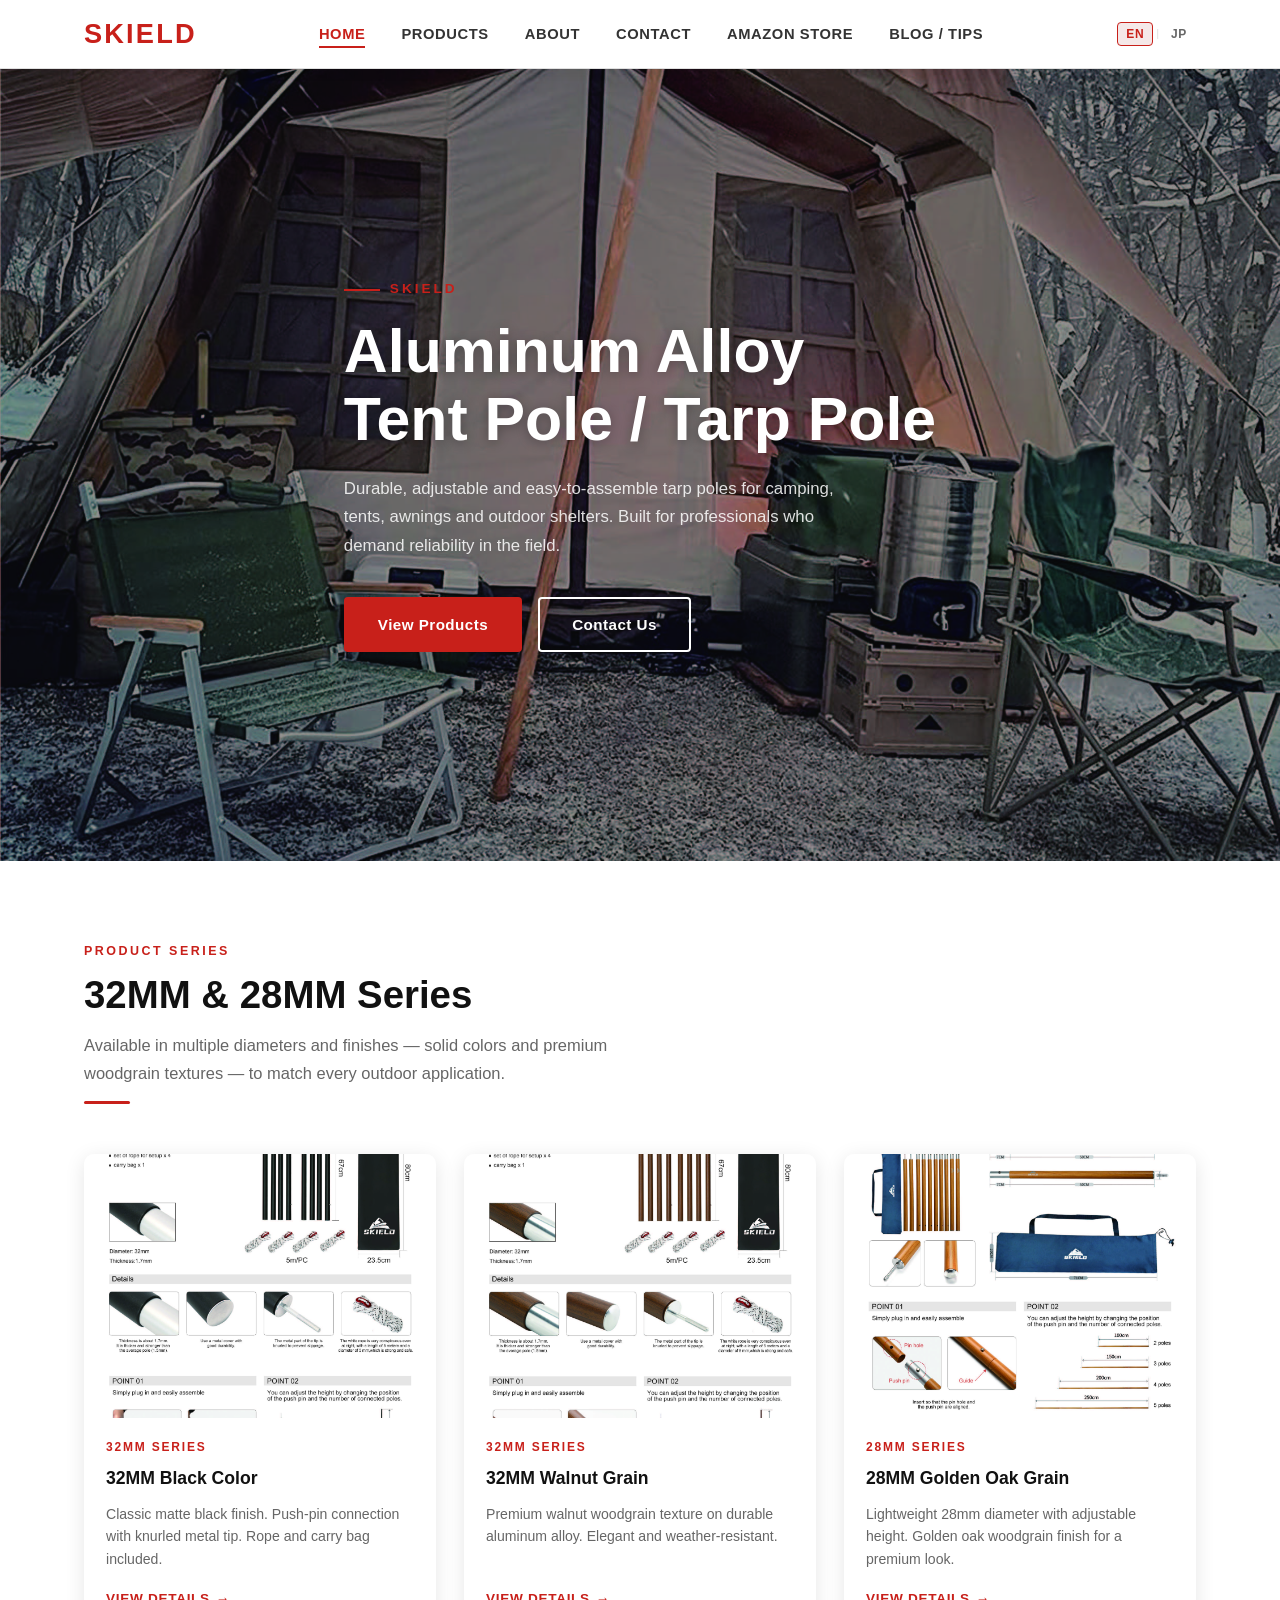
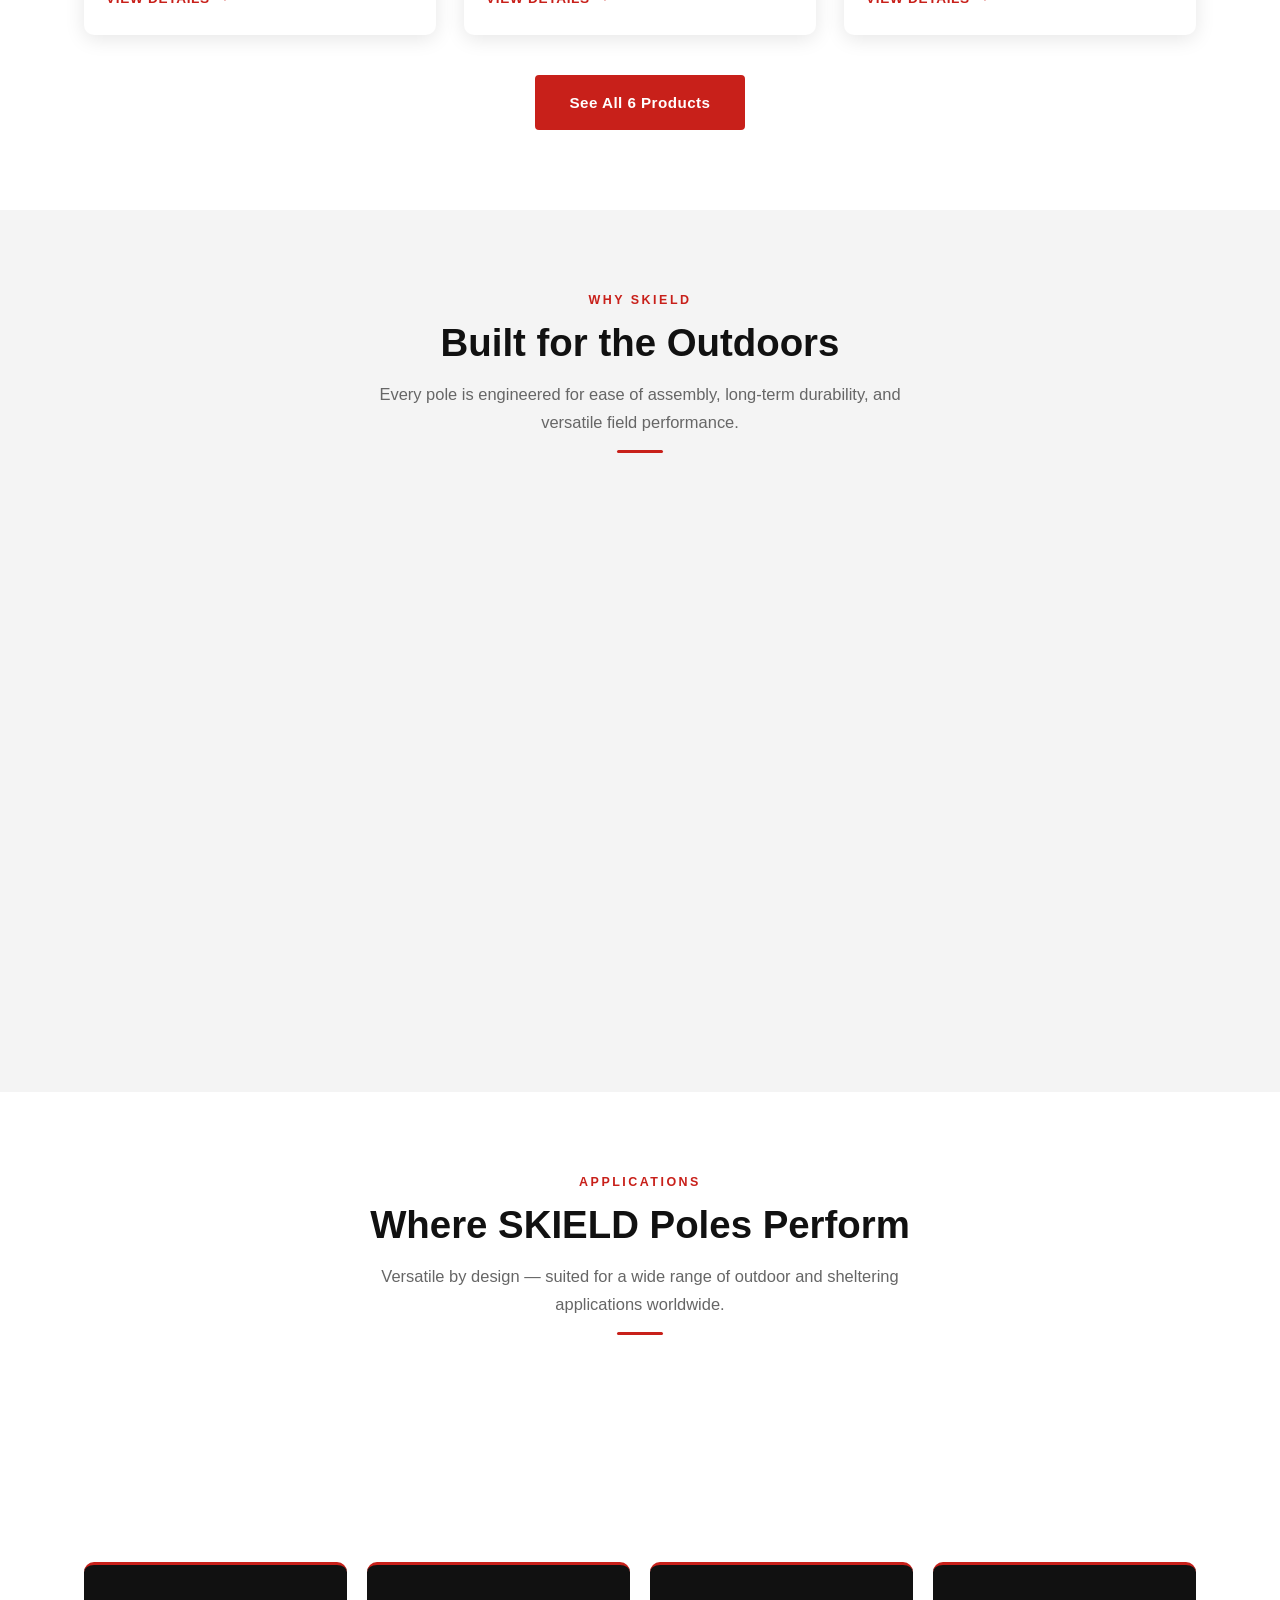
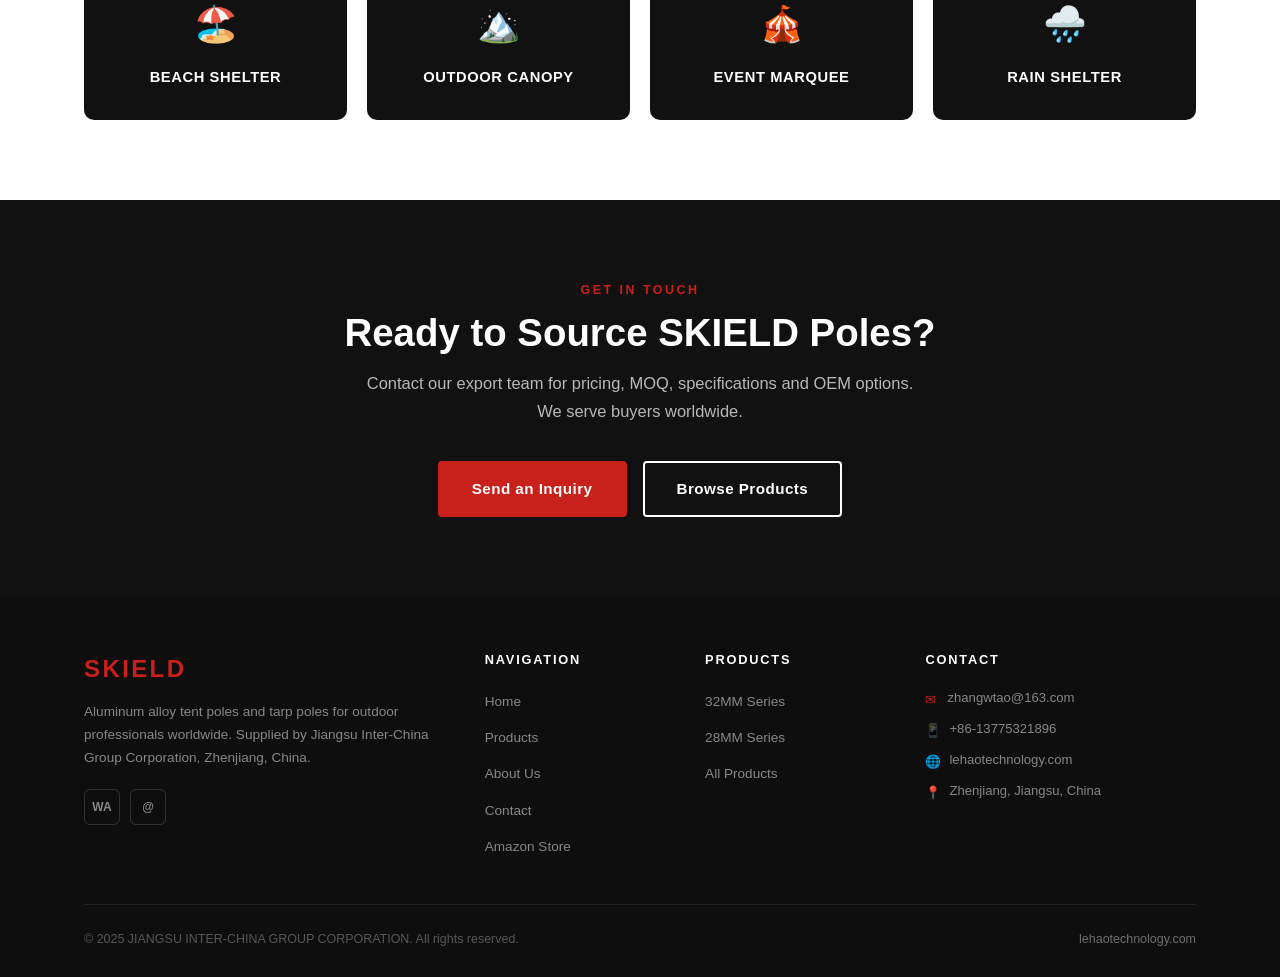
<file: index.html>
<!DOCTYPE html>
<html lang="en">
<head>
  <meta charset="UTF-8" />
  <meta name="viewport" content="width=device-width, initial-scale=1.0" />
  <title>SKIELD Aluminum Alloy Tent Pole &amp; Tarp Pole — LehaoTechnology</title>
  <meta name="description" content="SKIELD aluminum alloy tent poles and tarp poles — durable, adjustable and easy-to-assemble outdoor poles for camping, tents, awnings and shelters. Export supplier from China." />
  <link rel="canonical" href="https://lehaotechnology.com/" />
  <link rel="stylesheet" href="assets/css/style.css" />
  <!-- Google Analytics GA4 -->
  <script async src="https://www.googletagmanager.com/gtag/js?id=G-ZYKHGVJK08"></script>
  <script>
    window.dataLayer = window.dataLayer || [];
    function gtag(){dataLayer.push(arguments);}
    gtag('js', new Date());
    gtag('config', 'G-ZYKHGVJK08');
  </script>
  <!-- Google Search Console verification -->
  <meta name="google-site-verification" content="YOUR_VERIFICATION_CODE" />
  <!-- TikTok Pixel -->
  <script>
    !function(w,d,t){w.TiktokAnalyticsObject=t;var ttq=w[t]=w[t]||[];ttq.methods=["page","track","identify","instances","debug","on","off","once","ready","alias","group","enableCookie","disableCookie"],ttq.setAndDefer=function(t,e){t[e]=function(){t.push([e].concat(Array.prototype.slice.call(arguments,0)))}};for(var i=0;i<ttq.methods.length;i++)ttq.setAndDefer(ttq,ttq.methods[i]);ttq.instance=function(t){for(var e=ttq._i[t]||[],n=0;n<ttq.methods.length;n++)ttq.setAndDefer(e,ttq.methods[n]);return e},ttq.load=function(e,n){var i="https://analytics.tiktok.com/i18n/pixel/events.js";ttq._i=ttq._i||{},ttq._i[e]=[],ttq._i[e]._u=i,ttq._t=ttq._t||{},ttq._t[e]=+new Date,ttq._o=ttq._o||{},ttq._o[e]=n||{};var o=document.createElement("script");o.type="text/javascript",o.async=!0,o.src=i+"?sdkid="+e+"&lib="+t;var a=document.getElementsByTagName("script")[0];a.parentNode.insertBefore(o,a)};ttq.load('YOUR_PIXEL_ID');ttq.page()}(window,document,'ttq');
  </script>
</head>
<body>

<!-- ========== HEADER ========== -->
<header class="site-header">
  <div class="container header-inner">
    <a href="index.html" class="logo">SKIELD</a>

    <nav class="site-nav" id="siteNav" role="navigation" aria-label="Main navigation">
      <ul>
        <li><a href="index.html">Home</a></li>
        <li><a href="products.html">Products</a></li>
        <li><a href="about.html">About</a></li>
        <li><a href="contact.html">Contact</a></li>
        <li><a href="amazon.html">Amazon Store</a></li>
        <li><a href="blog.html">Blog / Tips</a></li>
      </ul>
    </nav>
    <div class="lang-switcher">
      <a href="index.html" class="lang-btn active" aria-current="true">EN</a>
      <span class="lang-sep">|</span>
      <a href="index-ja.html" class="lang-btn">JP</a>
    </div>
    <button class="menu-toggle" id="menuToggle" aria-label="Toggle navigation" aria-expanded="false">
      <span></span><span></span><span></span>
    </button>
  </div>
</header>

<!-- Japanese language suggestion banner -->
<div id="ja-suggestion" class="lang-banner" style="display:none;" role="banner">
  <div class="container">
    <span>🇯🇵 日本語ページはこちら</span>
    <a href="index-ja.html">日本語で見る →</a>
    <button class="lang-banner-close" onclick="document.getElementById('ja-suggestion').style.display='none'" aria-label="閉じる">✕</button>
  </div>
</div>
<script>if(typeof navigator!=='undefined'&&navigator.language&&navigator.language.startsWith('ja')){document.getElementById('ja-suggestion').style.display='block';}</script>

<!-- ========== HERO ========== -->
<section class="hero" aria-label="Hero">
  <div class="hero-bg" style="background-image: url('assets/images/page-01-cover.jpg');"></div>
  <div class="container">
    <div class="hero-content">
      <p class="hero-brand">SKIELD</p>
      <h1>Aluminum Alloy<br>Tent Pole / Tarp Pole</h1>
      <p class="hero-sub">Durable, adjustable and easy-to-assemble tarp poles for camping, tents, awnings and outdoor shelters. Built for professionals who demand reliability in the field.</p>
      <div class="hero-btns">
        <a href="products.html" class="btn btn-primary">View Products</a>
        <a href="contact.html" class="btn btn-outline">Contact Us</a>
      </div>
    </div>
  </div>
</section>

<!-- ========== PRODUCT PREVIEW ========== -->
<section class="section" aria-labelledby="preview-title">
  <div class="container">
    <div class="section-header">
      <p class="section-tag">Product Series</p>
      <h2 class="section-title" id="preview-title">32MM &amp; 28MM Series</h2>
      <p class="section-lead">Available in multiple diameters and finishes — solid colors and premium woodgrain textures — to match every outdoor application.</p>
      <div class="divider"></div>
    </div>

    <div class="products-grid">

      <article class="product-card">
        <div class="product-img-wrap">
          <a href="assets/images/page-02-32mm-black.jpg" target="_blank" rel="noopener noreferrer"
             aria-label="Enlarge: 32MM Black Color">
            <img src="assets/images/page-02-32mm-black.jpg" alt="SKIELD 32mm aluminum tarp pole in black color" loading="lazy" />
          </a>
        </div>
        <div class="product-body">
          <p class="product-diameter">32MM Series</p>
          <h3 class="product-name">32MM Black Color</h3>
          <p class="product-desc">Classic matte black finish. Push-pin connection with knurled metal tip. Rope and carry bag included.</p>
          <a href="products.html#32mm-black" class="product-link">View Details</a>
        </div>
      </article>

      <article class="product-card">
        <div class="product-img-wrap">
          <a href="assets/images/page-04-32mm-walnut.jpg" target="_blank" rel="noopener noreferrer"
             aria-label="Enlarge: 32MM Walnut Grain">
            <img src="assets/images/page-04-32mm-walnut.jpg" alt="SKIELD 32mm aluminum tarp pole in walnut grain finish" loading="lazy" />
          </a>
        </div>
        <div class="product-body">
          <p class="product-diameter">32MM Series</p>
          <h3 class="product-name">32MM Walnut Grain</h3>
          <p class="product-desc">Premium walnut woodgrain texture on durable aluminum alloy. Elegant and weather-resistant.</p>
          <a href="products.html#32mm-walnut" class="product-link">View Details</a>
        </div>
      </article>

      <article class="product-card">
        <div class="product-img-wrap">
          <a href="assets/images/page-06-28mm-golden-oak.jpg" target="_blank" rel="noopener noreferrer"
             aria-label="Enlarge: 28MM Golden Oak Grain">
            <img src="assets/images/page-06-28mm-golden-oak.jpg" alt="SKIELD 28mm aluminum tarp pole in golden oak grain finish" loading="lazy" />
          </a>
        </div>
        <div class="product-body">
          <p class="product-diameter">28MM Series</p>
          <h3 class="product-name">28MM Golden Oak Grain</h3>
          <p class="product-desc">Lightweight 28mm diameter with adjustable height. Golden oak woodgrain finish for a premium look.</p>
          <a href="products.html#28mm-golden-oak" class="product-link">View Details</a>
        </div>
      </article>

    </div>

    <div style="text-align:center; margin-top: 40px;">
      <a href="products.html" class="btn btn-primary">See All 6 Products</a>
    </div>
  </div>
</section>

<!-- ========== FEATURES ========== -->
<section class="section section-alt" aria-labelledby="features-title">
  <div class="container">
    <div class="section-header centered">
      <p class="section-tag">Why SKIELD</p>
      <h2 class="section-title" id="features-title">Built for the Outdoors</h2>
      <p class="section-lead">Every pole is engineered for ease of assembly, long-term durability, and versatile field performance.</p>
      <div class="divider"></div>
    </div>

    <div class="features-grid">

      <div class="feature-card">
        <div class="feature-icon">
          <svg viewBox="0 0 24 24" aria-hidden="true"><polygon points="12 2 2 7 12 12 22 7 12 2"/><polyline points="2 17 12 22 22 17"/><polyline points="2 12 12 17 22 12"/></svg>
        </div>
        <h3 class="feature-title">Easy Plug-In Assembly</h3>
        <p class="feature-desc">Push-pin connection system lets you assemble or disassemble poles in seconds — no tools required. Ideal for quick campsite setup.</p>
      </div>

      <div class="feature-card">
        <div class="feature-icon">
          <svg viewBox="0 0 24 24" aria-hidden="true"><line x1="12" y1="20" x2="12" y2="4"/><polyline points="6 10 12 4 18 10"/><line x1="4" y1="20" x2="20" y2="20"/></svg>
        </div>
        <h3 class="feature-title">Adjustable Height</h3>
        <p class="feature-desc">Telescoping sections allow flexible height configuration to suit tarps, awnings, canopies and tent shelters of various sizes.</p>
      </div>

      <div class="feature-card">
        <div class="feature-icon">
          <svg viewBox="0 0 24 24" aria-hidden="true"><path d="M12 22s8-4 8-10V5l-8-3-8 3v7c0 6 8 10 8 10z"/></svg>
        </div>
        <h3 class="feature-title">Durable Aluminum Alloy</h3>
        <p class="feature-desc">High-grade aluminum alloy body with metal cover cap ensures long-lasting performance in harsh outdoor environments.</p>
      </div>

      <div class="feature-card">
        <div class="feature-icon">
          <svg viewBox="0 0 24 24" aria-hidden="true"><circle cx="12" cy="12" r="10"/><circle cx="12" cy="12" r="3"/></svg>
        </div>
        <h3 class="feature-title">Anti-Slip Knurled Tip</h3>
        <p class="feature-desc">Specially knurled metal ground tip provides maximum grip on soil, grass, and gravel — prevents poles from sinking or slipping.</p>
      </div>

      <div class="feature-card">
        <div class="feature-icon">
          <svg viewBox="0 0 24 24" aria-hidden="true"><line x1="16.5" y1="9.4" x2="7.5" y2="4.21"/><path d="M21 16V8a2 2 0 0 0-1-1.73l-7-4a2 2 0 0 0-2 0l-7 4A2 2 0 0 0 3 8v8a2 2 0 0 0 1 1.73l7 4a2 2 0 0 0 2 0l7-4A2 2 0 0 0 21 16z"/><polyline points="3.27 6.96 12 12.01 20.73 6.96"/><line x1="12" y1="22.08" x2="12" y2="12"/></svg>
        </div>
        <h3 class="feature-title">Complete Kit Included</h3>
        <p class="feature-desc">Each set comes with 5m rope per pole and a convenient carry bag — everything you need right out of the box.</p>
      </div>

      <div class="feature-card">
        <div class="feature-icon">
          <svg viewBox="0 0 24 24" aria-hidden="true"><circle cx="12" cy="12" r="10"/><line x1="2" y1="12" x2="22" y2="12"/><path d="M12 2a15.3 15.3 0 0 1 4 10 15.3 15.3 0 0 1-4 10 15.3 15.3 0 0 1-4-10 15.3 15.3 0 0 1 4-10z"/></svg>
        </div>
        <h3 class="feature-title">Export-Ready Supply</h3>
        <p class="feature-desc">Produced and supplied by Jiangsu Inter-China Group — experienced B2B outdoor hardware exporter serving global markets.</p>
      </div>

    </div>
  </div>
</section>

<!-- ========== APPLICATIONS ========== -->
<section class="section" aria-labelledby="apps-title">
  <div class="container">
    <div class="section-header centered">
      <p class="section-tag">Applications</p>
      <h2 class="section-title" id="apps-title">Where SKIELD Poles Perform</h2>
      <p class="section-lead">Versatile by design — suited for a wide range of outdoor and sheltering applications worldwide.</p>
      <div class="divider"></div>
    </div>

    <div class="apps-grid">
      <div class="app-card">
        <div class="app-icon">⛺</div>
        <p class="app-name">Camping Tarp</p>
      </div>
      <div class="app-card">
        <div class="app-icon">🏕️</div>
        <p class="app-name">Tent Support</p>
      </div>
      <div class="app-card">
        <div class="app-icon">🚗</div>
        <p class="app-name">Car Awning</p>
      </div>
      <div class="app-card">
        <div class="app-icon">🌿</div>
        <p class="app-name">Garden Canopy</p>
      </div>
      <div class="app-card">
        <div class="app-icon">🏖️</div>
        <p class="app-name">Beach Shelter</p>
      </div>
      <div class="app-card">
        <div class="app-icon">🏔️</div>
        <p class="app-name">Outdoor Canopy</p>
      </div>
      <div class="app-card">
        <div class="app-icon">🎪</div>
        <p class="app-name">Event Marquee</p>
      </div>
      <div class="app-card">
        <div class="app-icon">🌧️</div>
        <p class="app-name">Rain Shelter</p>
      </div>
    </div>
  </div>
</section>

<!-- ========== CTA ========== -->
<section class="cta-section" aria-labelledby="cta-title">
  <div class="container">
    <p class="section-tag" style="justify-content:center;display:flex;">Get in Touch</p>
    <h2 class="section-title" id="cta-title">Ready to Source SKIELD Poles?</h2>
    <p class="section-lead">Contact our export team for pricing, MOQ, specifications and OEM options. We serve buyers worldwide.</p>
    <div class="cta-btns">
      <a href="contact.html" class="btn btn-primary">Send an Inquiry</a>
      <a href="products.html" class="btn btn-outline">Browse Products</a>
    </div>
  </div>
</section>

<!-- ========== FOOTER ========== -->
<footer class="site-footer" aria-label="Site footer">
  <div class="container">
    <div class="footer-grid">

      <div>
        <p class="footer-logo">SKIELD</p>
        <p class="footer-about">Aluminum alloy tent poles and tarp poles for outdoor professionals worldwide. Supplied by Jiangsu Inter-China Group Corporation, Zhenjiang, China.</p>
        <div class="footer-social">
          <a href="contact.html" class="social-link" aria-label="WhatsApp">WA</a>
          <a href="mailto:zhangwtao@163.com" class="social-link" aria-label="Email">@</a>
        </div>
      </div>

      <div class="footer-col">
        <h4>Navigation</h4>
        <ul class="footer-links">
          <li><a href="index.html">Home</a></li>
          <li><a href="products.html">Products</a></li>
          <li><a href="about.html">About Us</a></li>
          <li><a href="contact.html">Contact</a></li>
          <li><a href="amazon.html">Amazon Store</a></li>
        </ul>
      </div>

      <div class="footer-col">
        <h4>Products</h4>
        <ul class="footer-links">
          <li><a href="products.html#32mm">32MM Series</a></li>
          <li><a href="products.html#28mm">28MM Series</a></li>
          <li><a href="products.html">All Products</a></li>
        </ul>
      </div>

      <div class="footer-col">
        <h4>Contact</h4>
        <ul class="footer-contact-list">
          <li class="footer-contact-item"><span class="fi">✉</span><span><a href="mailto:zhangwtao@163.com">zhangwtao@163.com</a></span></li>
          <li class="footer-contact-item"><span class="fi">📱</span><span>+86-13775321896</span></li>
          <li class="footer-contact-item"><span class="fi">🌐</span><span><a href="https://lehaotechnology.com/">lehaotechnology.com</a></span></li>
          <li class="footer-contact-item"><span class="fi">📍</span><span>Zhenjiang, Jiangsu, China</span></li>
        </ul>
      </div>

    </div>

    <div class="footer-bottom">
      <p>&copy; 2025 JIANGSU INTER-CHINA GROUP CORPORATION. All rights reserved.</p>
      <p><a href="https://lehaotechnology.com/">lehaotechnology.com</a></p>
    </div>
  </div>
</footer>

<script src="assets/js/main.js"></script>
</body>
</html>
</file>
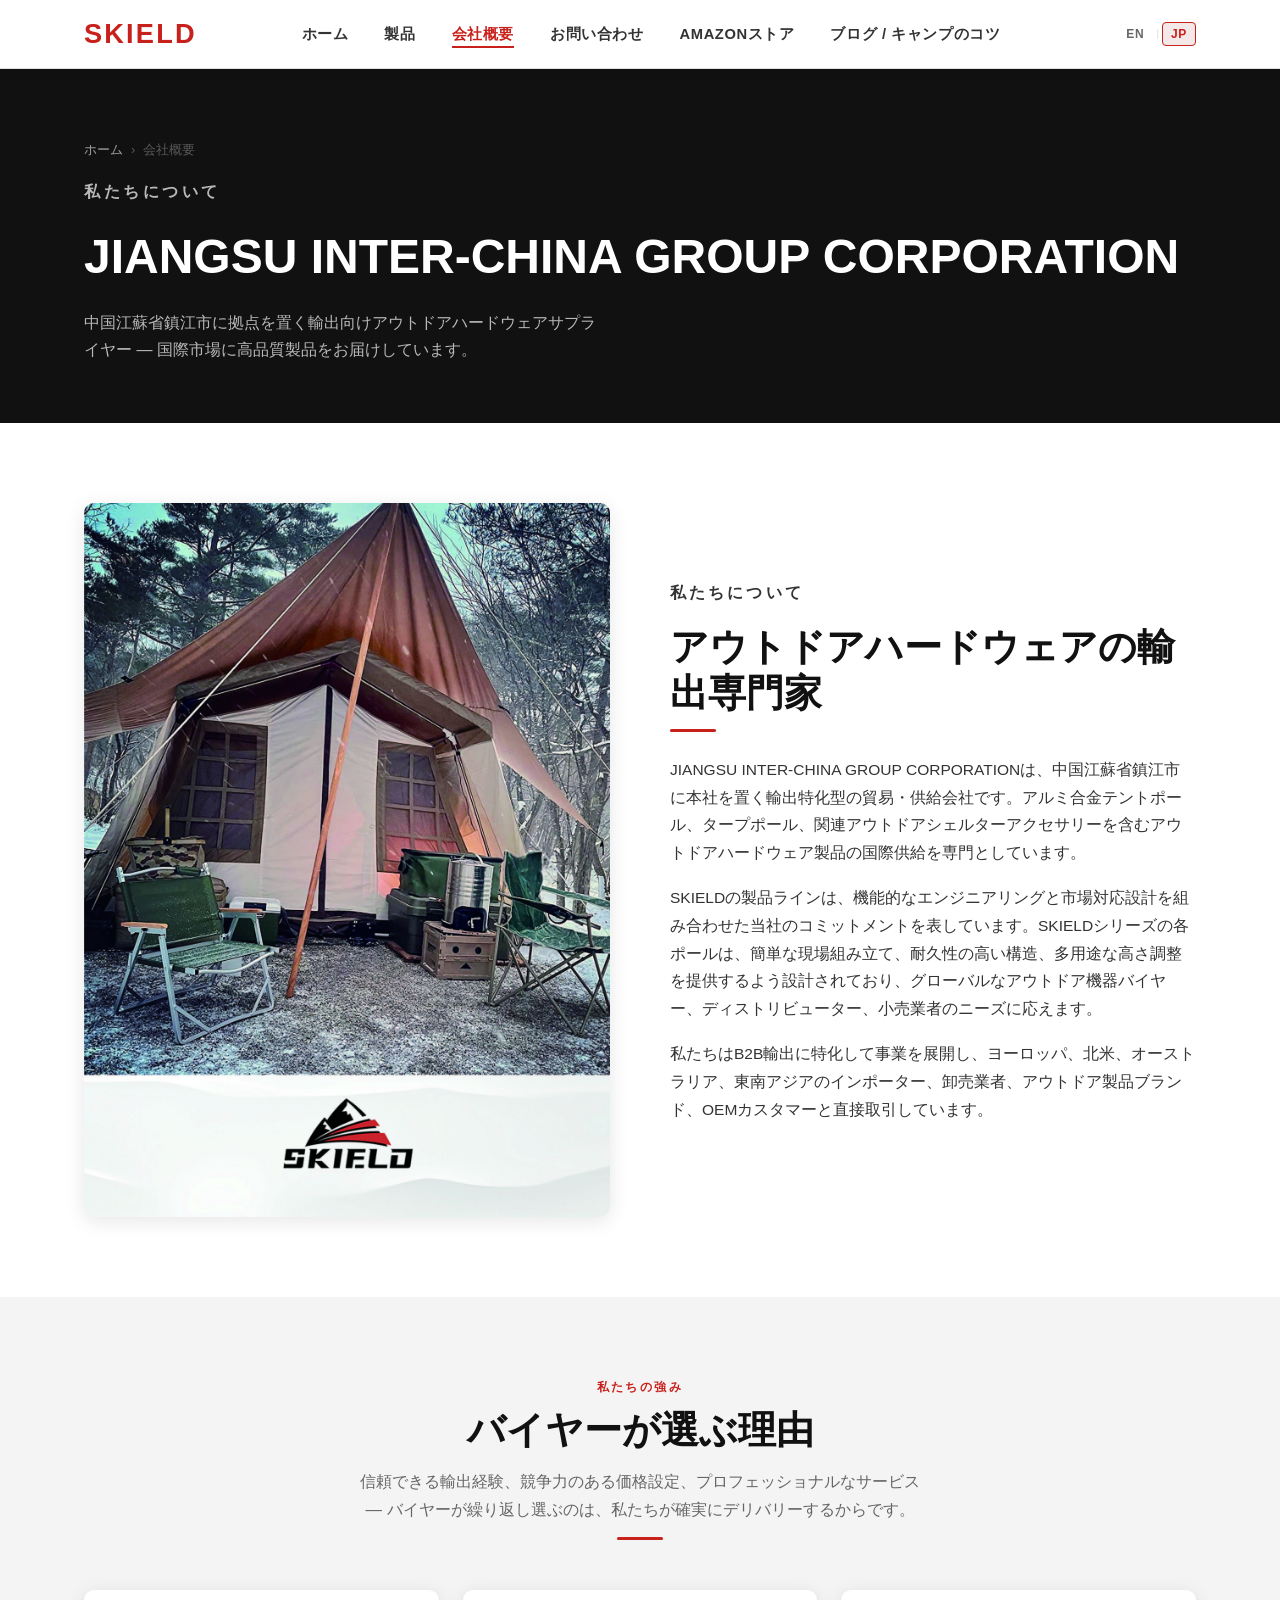
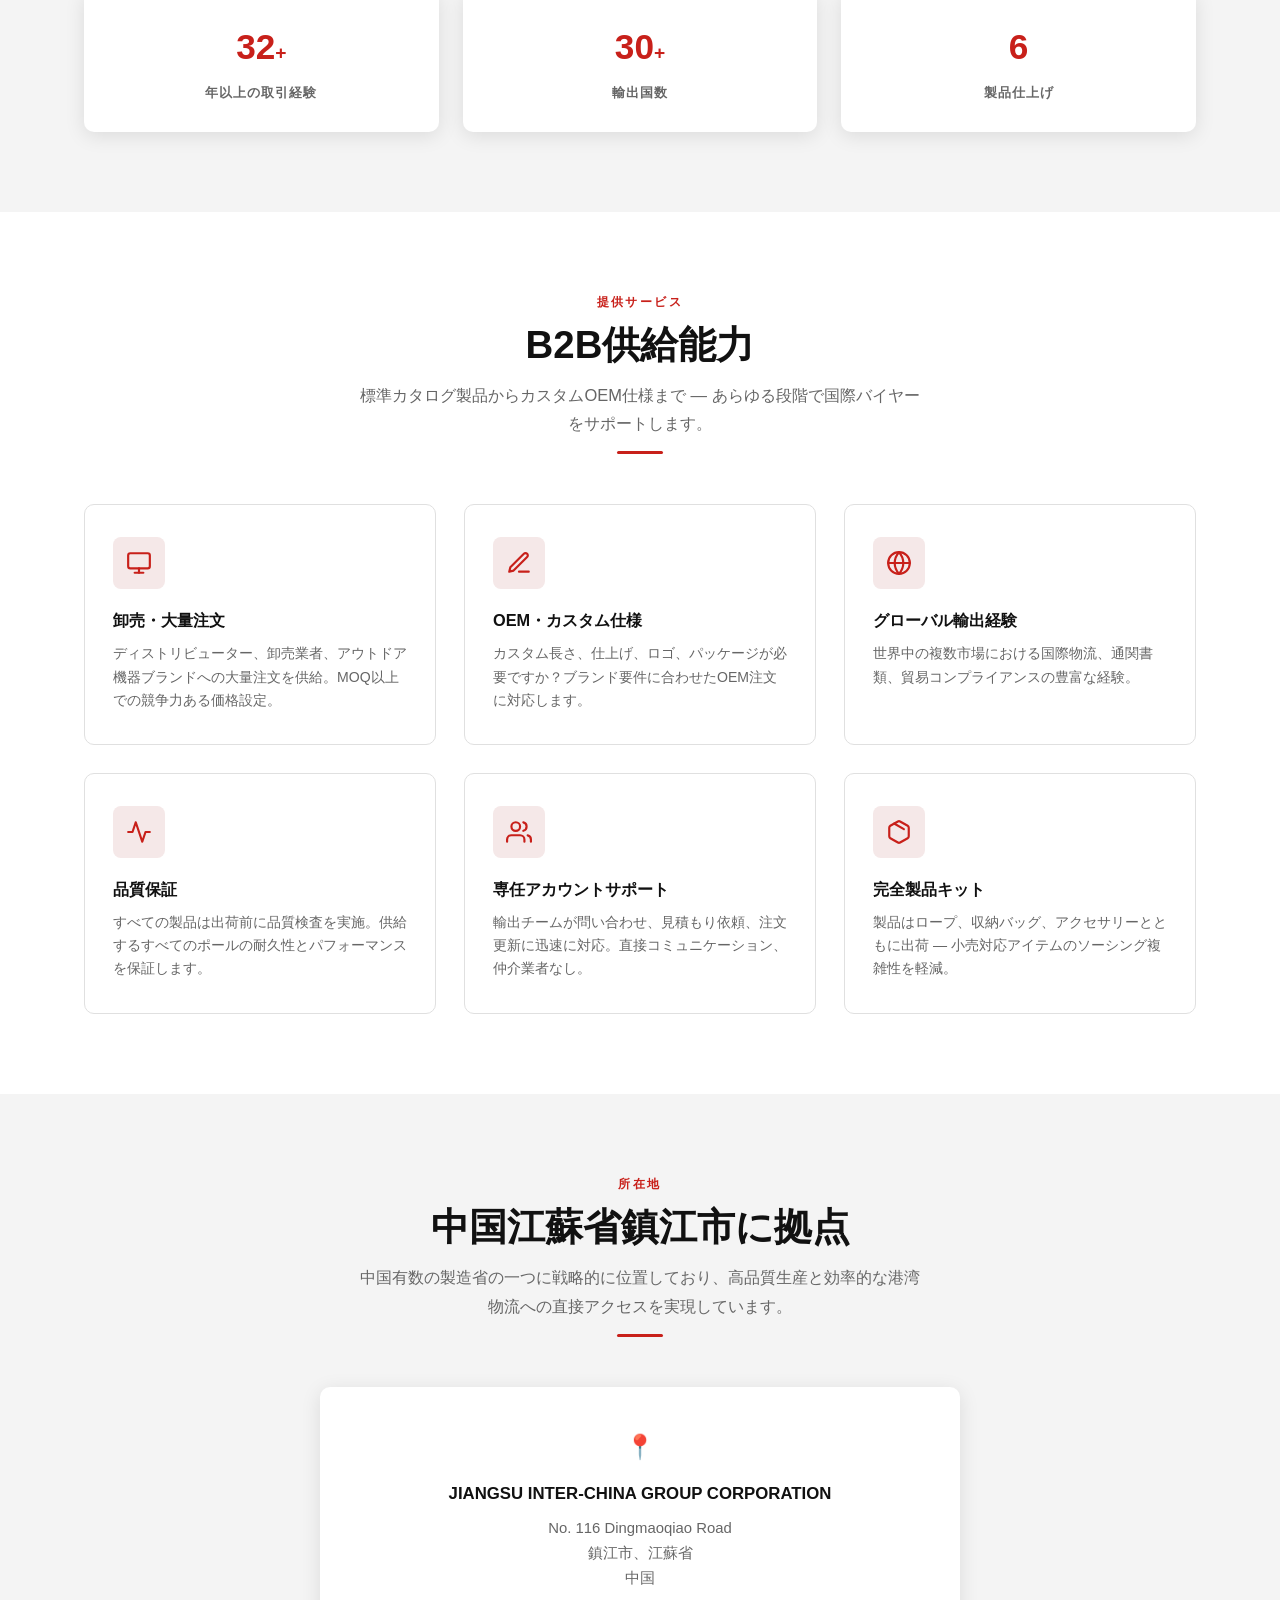
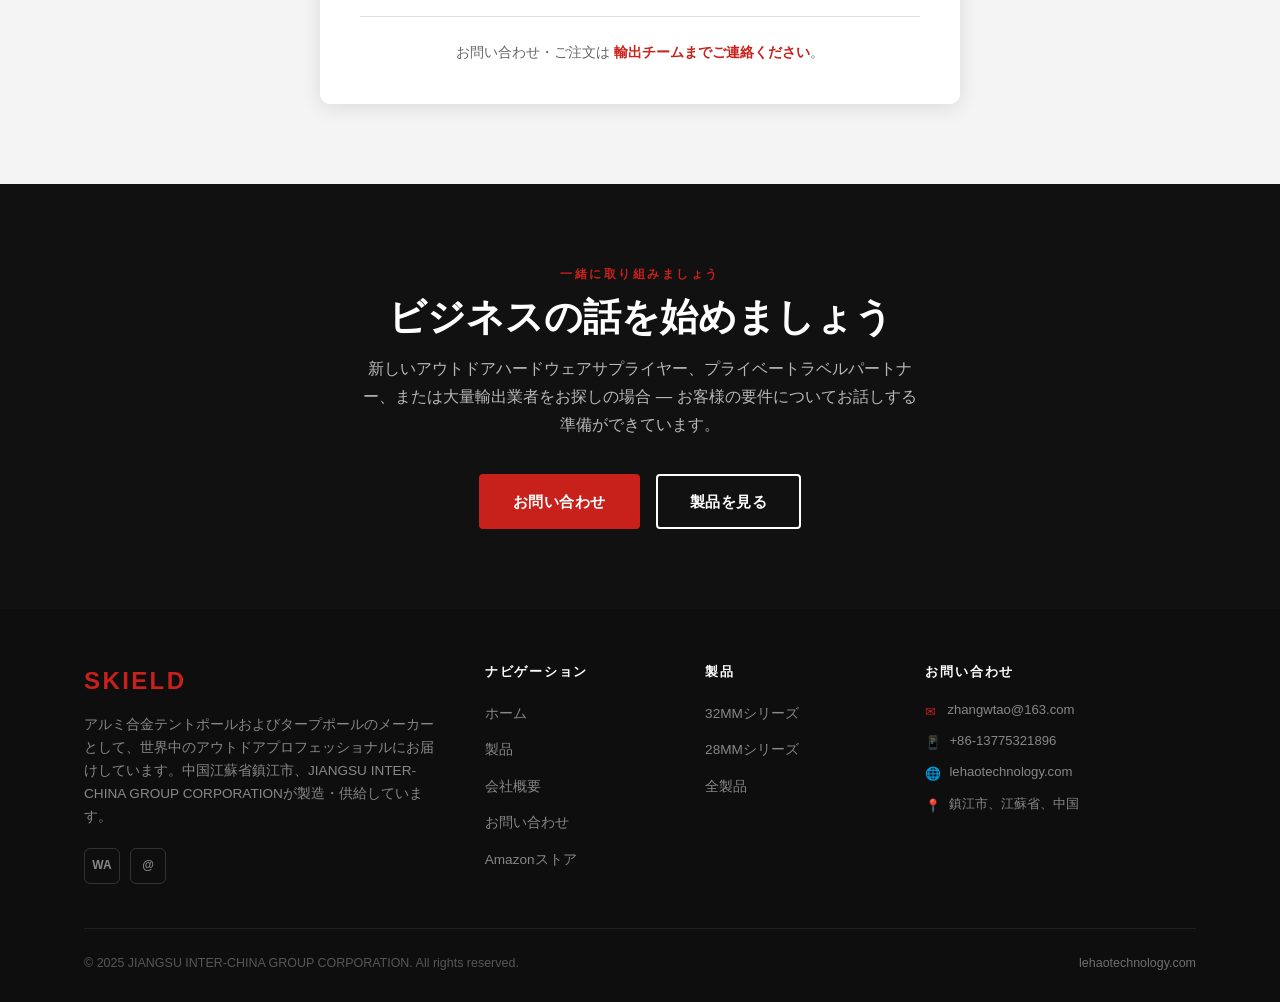
<file: about-ja.html>
<!DOCTYPE html>
<html lang="ja">
<head>
  <meta charset="UTF-8" />
  <meta name="viewport" content="width=device-width, initial-scale=1.0" />
  <title>会社概要 — JIANGSU INTER-CHINA GROUP CORPORATION | SKIELD</title>
  <meta name="description" content="JIANGSU INTER-CHINA GROUP CORPORATION — 中国江蘇省鎮江市を拠点とするアウトドアハードウェアおよびアルミ合金テントポールの輸出向けサプライヤー。SKIELDブランドの国際B2Bサプライヤー。" />
  <link rel="canonical" href="https://lehaotechnology.com/about-ja.html" />
  <link rel="stylesheet" href="assets/css/style.css" />
  <!-- Google Analytics GA4 -->
  <script async src="https://www.googletagmanager.com/gtag/js?id=G-ZYKHGVJK08"></script>
  <script>
    window.dataLayer = window.dataLayer || [];
    function gtag(){dataLayer.push(arguments);}
    gtag('js', new Date());
    gtag('config', 'G-ZYKHGVJK08');
  </script>
  <!-- Google Search Console verification -->
  <meta name="google-site-verification" content="YOUR_VERIFICATION_CODE" />
  <!-- TikTok Pixel -->
  <script>
    !function(w,d,t){w.TiktokAnalyticsObject=t;var ttq=w[t]=w[t]||[];ttq.methods=["page","track","identify","instances","debug","on","off","once","ready","alias","group","enableCookie","disableCookie"],ttq.setAndDefer=function(t,e){t[e]=function(){t.push([e].concat(Array.prototype.slice.call(arguments,0)))}};for(var i=0;i<ttq.methods.length;i++)ttq.setAndDefer(ttq,ttq.methods[i]);ttq.instance=function(t){for(var e=ttq._i[t]||[],n=0;n<ttq.methods.length;n++)ttq.setAndDefer(e,ttq.methods[n]);return e},ttq.load=function(e,n){var i="https://analytics.tiktok.com/i18n/pixel/events.js";ttq._i=ttq._i||{},ttq._i[e]=[],ttq._i[e]._u=i,ttq._t=ttq._t||{},ttq._t[e]=+new Date,ttq._o=ttq._o||{},ttq._o[e]=n||{};var o=document.createElement("script");o.type="text/javascript",o.async=!0,o.src=i+"?sdkid="+e+"&lib="+t;var a=document.getElementsByTagName("script")[0];a.parentNode.insertBefore(o,a)};ttq.load('YOUR_PIXEL_ID');ttq.page()}(window,document,'ttq');
  </script>
</head>
<body>
<header class="site-header">
  <div class="container header-inner">
    <a href="index-ja.html" class="logo">SKIELD</a>
    <nav class="site-nav" id="siteNav" role="navigation" aria-label="メインナビゲーション">
      <ul>
        <li><a href="index-ja.html">ホーム</a></li>
        <li><a href="products-ja.html">製品</a></li>
        <li><a href="about-ja.html" class="active">会社概要</a></li>
        <li><a href="contact-ja.html">お問い合わせ</a></li>
        <li><a href="amazon-ja.html">Amazonストア</a></li>
        <li><a href="blog-ja.html">ブログ / キャンプのコツ</a></li>
      </ul>
    </nav>
    <div class="lang-switcher">
      <a href="about.html" class="lang-btn">EN</a>
      <span class="lang-sep">|</span>
      <a href="about-ja.html" class="lang-btn active" aria-current="true">JP</a>
    </div>
    <button class="menu-toggle" id="menuToggle" aria-label="ナビゲーションを開閉" aria-expanded="false"><span></span><span></span><span></span></button>
  </div>
</header>
<section class="page-hero" aria-label="会社概要ページヘッダー">
  <div class="container">
    <nav class="breadcrumb" aria-label="パンくずリスト"><a href="index-ja.html">ホーム</a><span>›</span><span>会社概要</span></nav>
    <p class="page-hero-tag">私たちについて</p>
    <h1>JIANGSU INTER-CHINA GROUP CORPORATION</h1>
    <p>中国江蘇省鎮江市に拠点を置く輸出向けアウトドアハードウェアサプライヤー — 国際市場に高品質製品をお届けしています。</p>
  </div>
</section>
<section class="section" aria-labelledby="about-title">
  <div class="container">
    <div class="about-grid">
      <div class="about-img-wrap">
        <a href="assets/images/page-01-cover.jpg" target="_blank" rel="noopener noreferrer" aria-label="拡大：SKIELD製品カタログ画像">
          <img src="assets/images/page-01-cover.jpg" alt="SKIELDアルミ合金タープポール アウトドアシーン" loading="lazy" />
        </a>
      </div>
      <div class="about-text">
        <p class="section-tag">私たちについて</p>
        <h2 class="section-title" id="about-title">アウトドアハードウェアの輸出専門家</h2>
        <div class="divider" style="margin-bottom:24px;"></div>
        <p>JIANGSU INTER-CHINA GROUP CORPORATIONは、中国江蘇省鎮江市に本社を置く輸出特化型の貿易・供給会社です。アルミ合金テントポール、タープポール、関連アウトドアシェルターアクセサリーを含むアウトドアハードウェア製品の国際供給を専門としています。</p>
        <p>SKIELDの製品ラインは、機能的なエンジニアリングと市場対応設計を組み合わせた当社のコミットメントを表しています。SKIELDシリーズの各ポールは、簡単な現場組み立て、耐久性の高い構造、多用途な高さ調整を提供するよう設計されており、グローバルなアウトドア機器バイヤー、ディストリビューター、小売業者のニーズに応えます。</p>
        <p>私たちはB2B輸出に特化して事業を展開し、ヨーロッパ、北米、オーストラリア、東南アジアのインポーター、卸売業者、アウトドア製品ブランド、OEMカスタマーと直接取引しています。</p>
      </div>
    </div>
  </div>
</section>
<section class="section section-alt" aria-labelledby="values-title">
  <div class="container">
    <div class="section-header centered">
      <p class="section-tag">私たちの強み</p>
      <h2 class="section-title" id="values-title">バイヤーが選ぶ理由</h2>
      <p class="section-lead">信頼できる輸出経験、競争力のある価格設定、プロフェッショナルなサービス — バイヤーが繰り返し選ぶのは、私たちが確実にデリバリーするからです。</p>
      <div class="divider"></div>
    </div>
    <div class="about-values">
      <div class="value-card"><p class="value-num">32<span style="font-size:1.2rem;">+</span></p><p class="value-label">年以上の取引経験</p></div>
      <div class="value-card"><p class="value-num">30<span style="font-size:1.2rem;">+</span></p><p class="value-label">輸出国数</p></div>
      <div class="value-card"><p class="value-num">6</p><p class="value-label">製品仕上げ</p></div>
    </div>
  </div>
</section>
<section class="section" aria-labelledby="capabilities-title">
  <div class="container">
    <div class="section-header centered">
      <p class="section-tag">提供サービス</p>
      <h2 class="section-title" id="capabilities-title">B2B供給能力</h2>
      <p class="section-lead">標準カタログ製品からカスタムOEM仕様まで — あらゆる段階で国際バイヤーをサポートします。</p>
      <div class="divider"></div>
    </div>
    <div class="features-grid">
      <div class="feature-card"><div class="feature-icon"><svg viewBox="0 0 24 24" aria-hidden="true"><rect x="2" y="3" width="20" height="14" rx="2" ry="2"/><line x1="8" y1="21" x2="16" y2="21"/><line x1="12" y1="17" x2="12" y2="21"/></svg></div><h3 class="feature-title">卸売・大量注文</h3><p class="feature-desc">ディストリビューター、卸売業者、アウトドア機器ブランドへの大量注文を供給。MOQ以上での競争力ある価格設定。</p></div>
      <div class="feature-card"><div class="feature-icon"><svg viewBox="0 0 24 24" aria-hidden="true"><path d="M12 20h9"/><path d="M16.5 3.5a2.121 2.121 0 0 1 3 3L7 19l-4 1 1-4L16.5 3.5z"/></svg></div><h3 class="feature-title">OEM・カスタム仕様</h3><p class="feature-desc">カスタム長さ、仕上げ、ロゴ、パッケージが必要ですか？ブランド要件に合わせたOEM注文に対応します。</p></div>
      <div class="feature-card"><div class="feature-icon"><svg viewBox="0 0 24 24" aria-hidden="true"><circle cx="12" cy="12" r="10"/><line x1="2" y1="12" x2="22" y2="12"/><path d="M12 2a15.3 15.3 0 0 1 4 10 15.3 15.3 0 0 1-4 10 15.3 15.3 0 0 1-4-10 15.3 15.3 0 0 1 4-10z"/></svg></div><h3 class="feature-title">グローバル輸出経験</h3><p class="feature-desc">世界中の複数市場における国際物流、通関書類、貿易コンプライアンスの豊富な経験。</p></div>
      <div class="feature-card"><div class="feature-icon"><svg viewBox="0 0 24 24" aria-hidden="true"><polyline points="22 12 18 12 15 21 9 3 6 12 2 12"/></svg></div><h3 class="feature-title">品質保証</h3><p class="feature-desc">すべての製品は出荷前に品質検査を実施。供給するすべてのポールの耐久性とパフォーマンスを保証します。</p></div>
      <div class="feature-card"><div class="feature-icon"><svg viewBox="0 0 24 24" aria-hidden="true"><path d="M17 21v-2a4 4 0 0 0-4-4H5a4 4 0 0 0-4 4v2"/><circle cx="9" cy="7" r="4"/><path d="M23 21v-2a4 4 0 0 0-3-3.87"/><path d="M16 3.13a4 4 0 0 1 0 7.75"/></svg></div><h3 class="feature-title">専任アカウントサポート</h3><p class="feature-desc">輸出チームが問い合わせ、見積もり依頼、注文更新に迅速に対応。直接コミュニケーション、仲介業者なし。</p></div>
      <div class="feature-card"><div class="feature-icon"><svg viewBox="0 0 24 24" aria-hidden="true"><line x1="16.5" y1="9.4" x2="7.5" y2="4.21"/><path d="M21 16V8a2 2 0 0 0-1-1.73l-7-4a2 2 0 0 0-2 0l-7 4A2 2 0 0 0 3 8v8a2 2 0 0 0 1 1.73l7 4a2 2 0 0 0 2 0l7-4A2 2 0 0 0 21 16z"/></svg></div><h3 class="feature-title">完全製品キット</h3><p class="feature-desc">製品はロープ、収納バッグ、アクセサリーとともに出荷 — 小売対応アイテムのソーシング複雑性を軽減。</p></div>
    </div>
  </div>
</section>
<section class="section section-alt" aria-labelledby="location-title">
  <div class="container">
    <div class="section-header centered">
      <p class="section-tag">所在地</p>
      <h2 class="section-title" id="location-title">中国江蘇省鎮江市に拠点</h2>
      <p class="section-lead">中国有数の製造省の一つに戦略的に位置しており、高品質生産と効率的な港湾物流への直接アクセスを実現しています。</p>
      <div class="divider"></div>
    </div>
    <div style="background:var(--white);border-radius:var(--radius);padding:40px;box-shadow:var(--shadow);max-width:640px;margin:0 auto;text-align:center;">
      <p style="font-size:1.5rem;margin-bottom:14px;">📍</p>
      <p style="font-weight:700;font-size:1.05rem;margin-bottom:8px;">JIANGSU INTER-CHINA GROUP CORPORATION</p>
      <p style="color:var(--gray-mid);font-size:0.93rem;line-height:1.7;">No. 116 Dingmaoqiao Road<br>鎮江市、江蘇省<br>中国</p>
      <div style="margin-top:24px;padding-top:24px;border-top:1px solid var(--border);">
        <p style="font-size:0.88rem;color:var(--gray-mid);">お問い合わせ・ご注文は <a href="contact-ja.html" style="color:var(--red);font-weight:600;">輸出チームまでご連絡ください</a>。</p>
      </div>
    </div>
  </div>
</section>
<section class="cta-section" aria-labelledby="cta-title">
  <div class="container">
    <p class="section-tag" style="justify-content:center;display:flex;">一緒に取り組みましょう</p>
    <h2 class="section-title" id="cta-title">ビジネスの話を始めましょう</h2>
    <p class="section-lead">新しいアウトドアハードウェアサプライヤー、プライベートラベルパートナー、または大量輸出業者をお探しの場合 — お客様の要件についてお話しする準備ができています。</p>
    <div class="cta-btns">
      <a href="contact-ja.html" class="btn btn-primary">お問い合わせ</a>
      <a href="products-ja.html" class="btn btn-outline">製品を見る</a>
    </div>
  </div>
</section>
<footer class="site-footer" aria-label="サイトフッター">
  <div class="container">
    <div class="footer-grid">
      <div><p class="footer-logo">SKIELD</p><p class="footer-about">アルミ合金テントポールおよびタープポールのメーカーとして、世界中のアウトドアプロフェッショナルにお届けしています。中国江蘇省鎮江市、JIANGSU INTER-CHINA GROUP CORPORATIONが製造・供給しています。</p><div class="footer-social"><a href="contact-ja.html" class="social-link" aria-label="WhatsApp">WA</a><a href="mailto:zhangwtao@163.com" class="social-link" aria-label="メール">@</a></div></div>
      <div class="footer-col"><h4>ナビゲーション</h4><ul class="footer-links"><li><a href="index-ja.html">ホーム</a></li><li><a href="products-ja.html">製品</a></li><li><a href="about-ja.html">会社概要</a></li><li><a href="contact-ja.html">お問い合わせ</a></li><li><a href="amazon-ja.html">Amazonストア</a></li></ul></div>
      <div class="footer-col"><h4>製品</h4><ul class="footer-links"><li><a href="products-ja.html#32mm">32MMシリーズ</a></li><li><a href="products-ja.html#28mm">28MMシリーズ</a></li><li><a href="products-ja.html">全製品</a></li></ul></div>
      <div class="footer-col"><h4>お問い合わせ</h4><ul class="footer-contact-list"><li class="footer-contact-item"><span class="fi">✉</span><span><a href="mailto:zhangwtao@163.com">zhangwtao@163.com</a></span></li><li class="footer-contact-item"><span class="fi">📱</span><span>+86-13775321896</span></li><li class="footer-contact-item"><span class="fi">🌐</span><span><a href="https://lehaotechnology.com/">lehaotechnology.com</a></span></li><li class="footer-contact-item"><span class="fi">📍</span><span>鎮江市、江蘇省、中国</span></li></ul></div>
    </div>
    <div class="footer-bottom"><p>&copy; 2025 JIANGSU INTER-CHINA GROUP CORPORATION. All rights reserved.</p><p><a href="https://lehaotechnology.com/">lehaotechnology.com</a></p></div>
  </div>
</footer>
<script src="assets/js/main.js"></script>
</body>
</html>
</file>
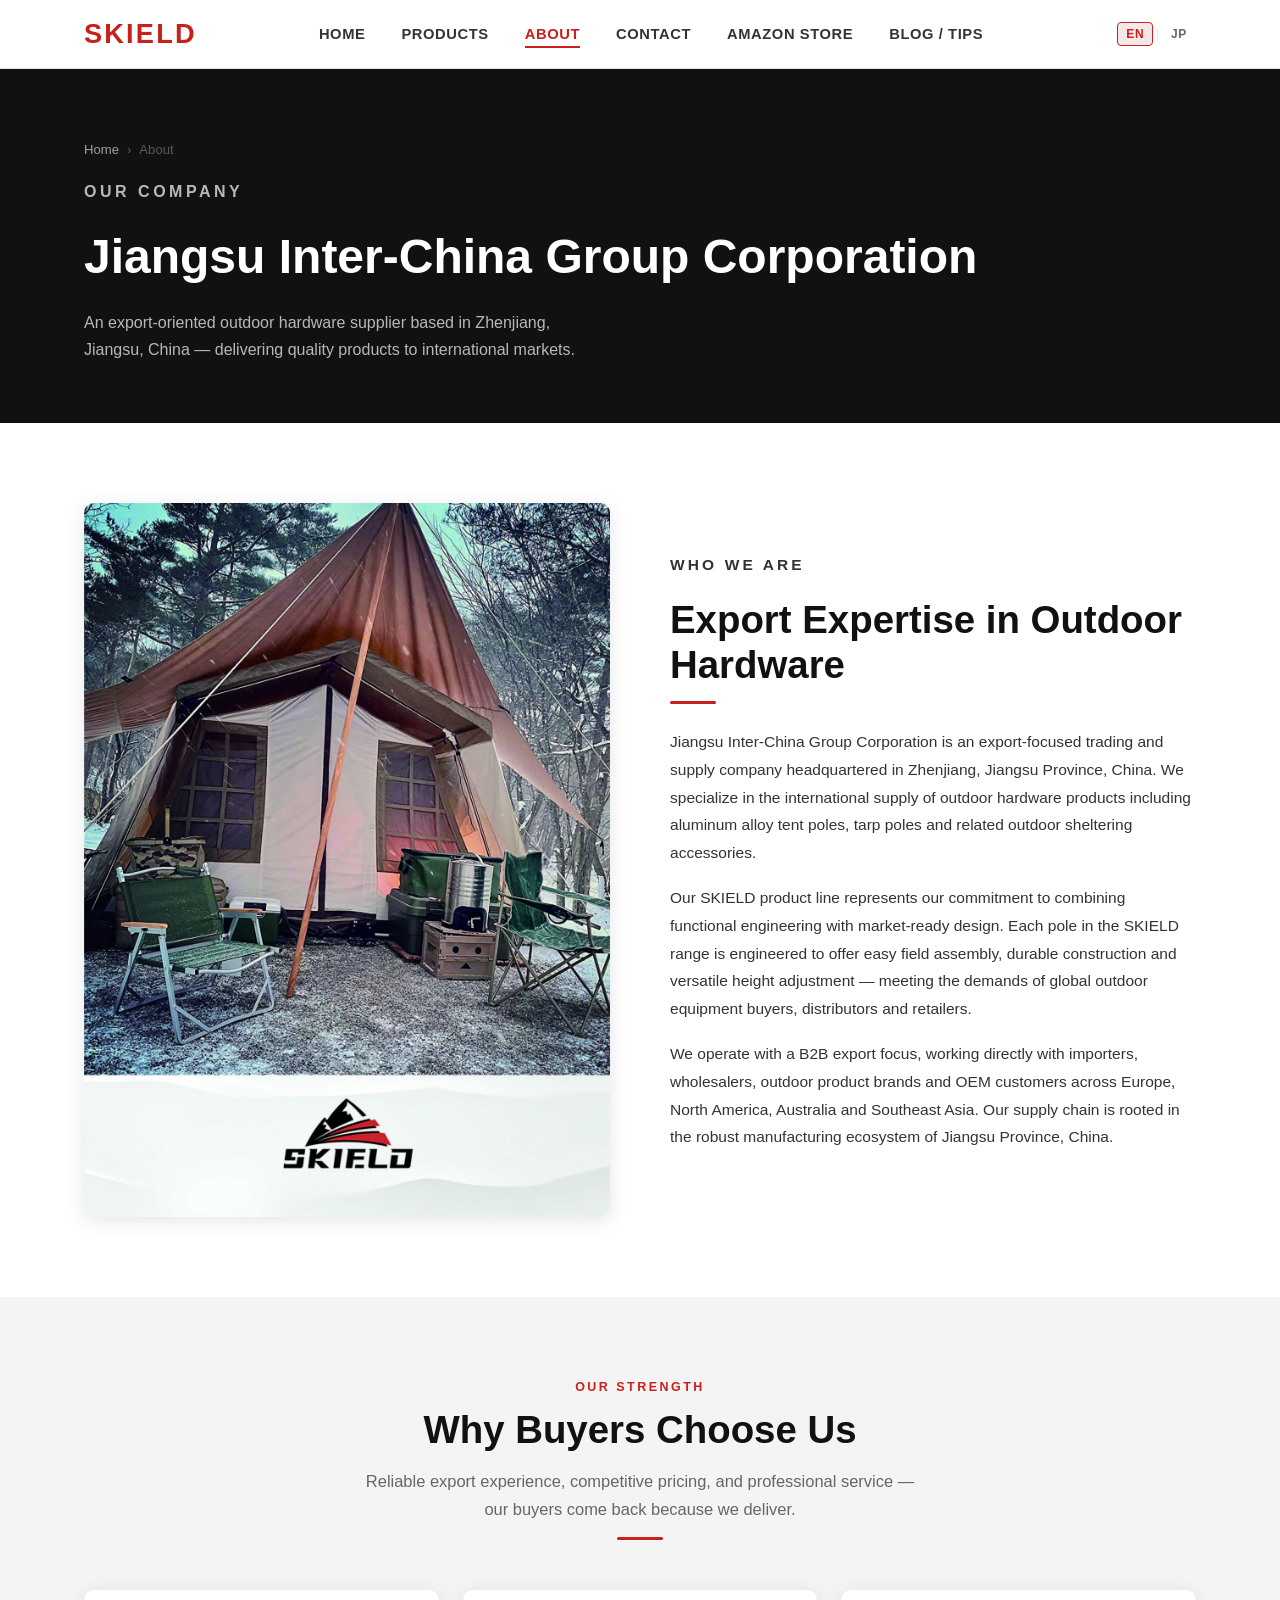
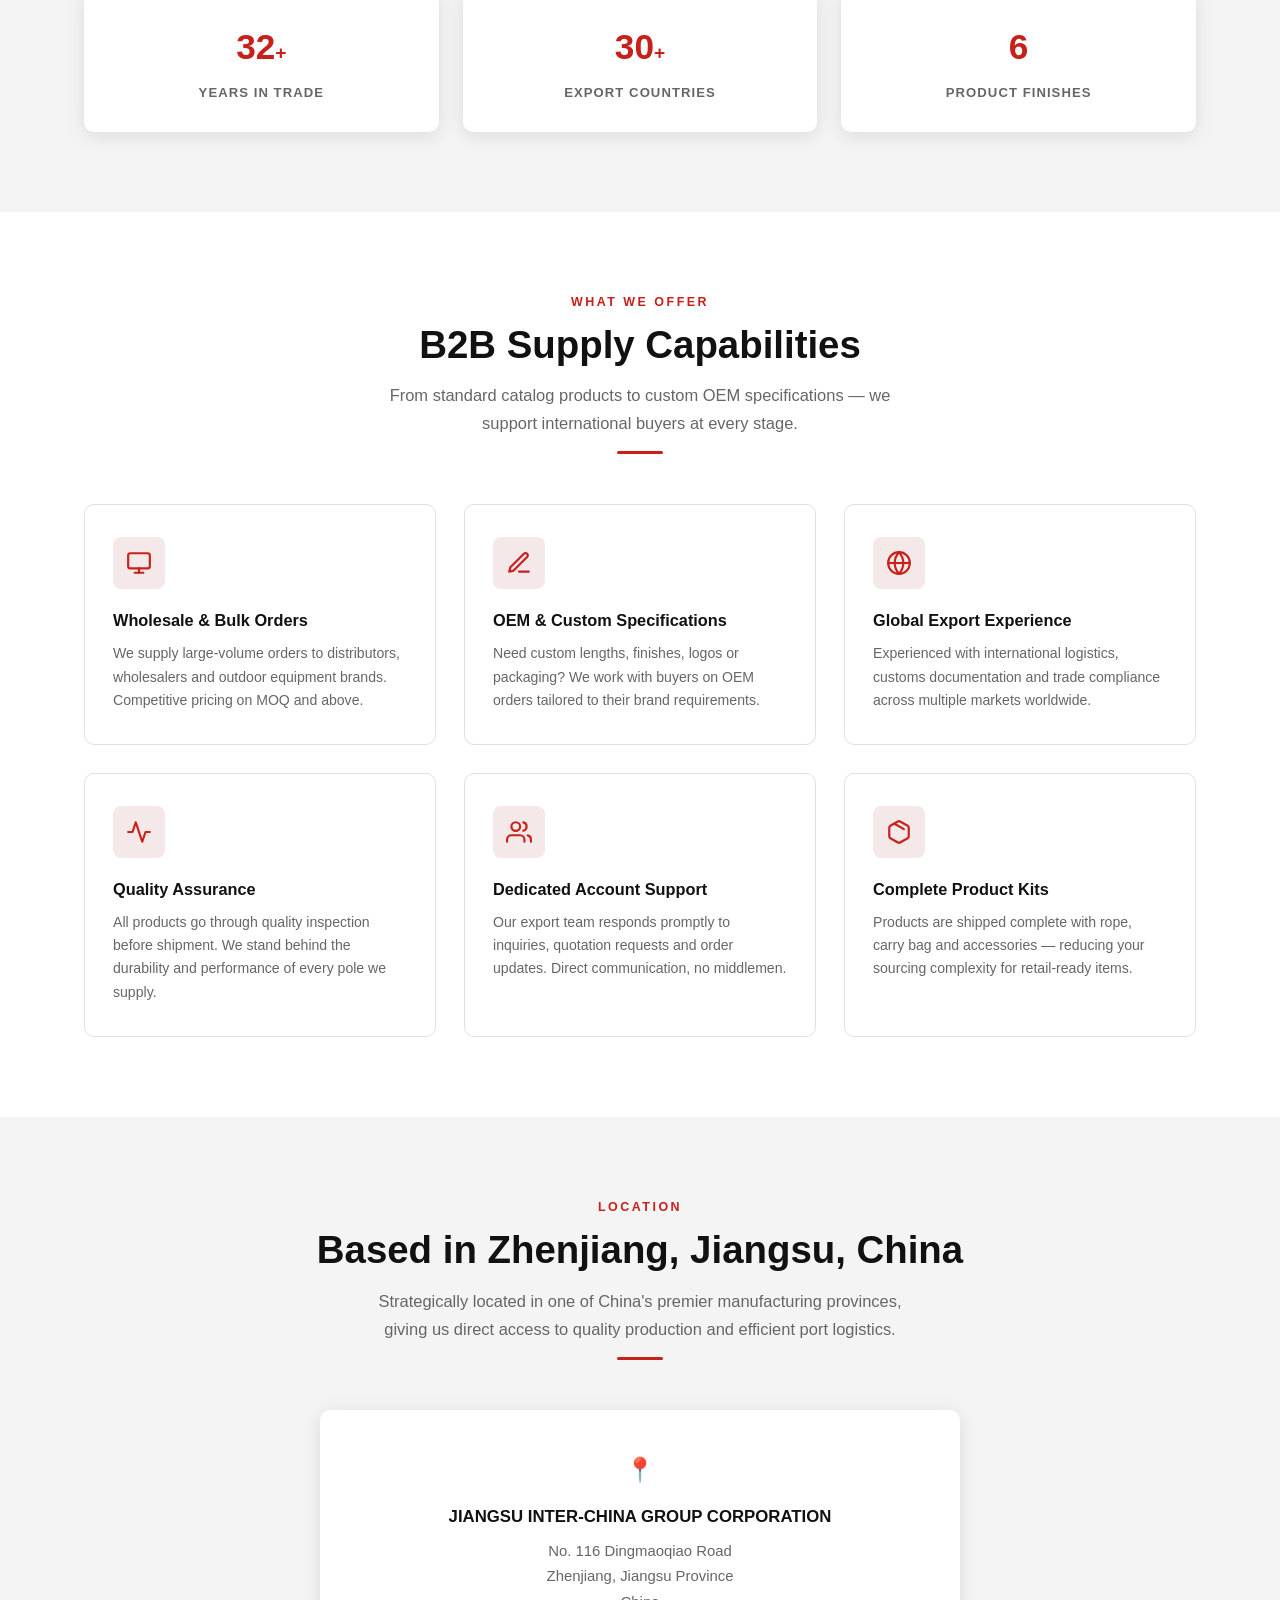
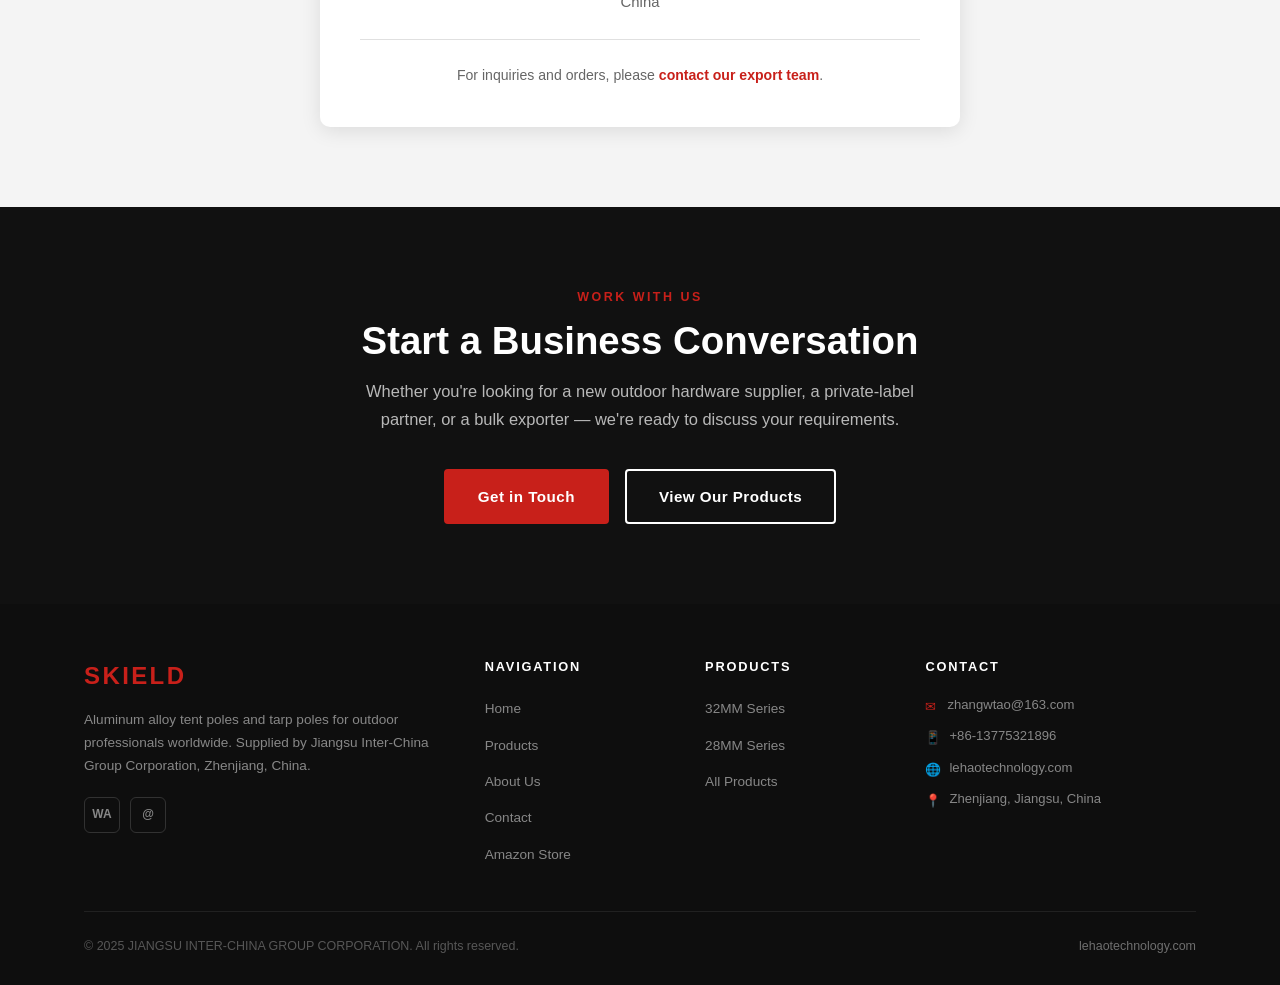
<file: about.html>
<!DOCTYPE html>
<html lang="en">
<head>
  <meta charset="UTF-8" />
  <meta name="viewport" content="width=device-width, initial-scale=1.0" />
  <title>About Us — Jiangsu Inter-China Group Corporation | SKIELD</title>
  <meta name="description" content="Jiangsu Inter-China Group Corporation — export-oriented supplier of outdoor hardware and aluminum alloy tent poles from Zhenjiang, Jiangsu, China. International B2B supplier of the SKIELD brand." />
  <link rel="canonical" href="https://lehaotechnology.com/about.html" />
  <link rel="stylesheet" href="assets/css/style.css" />
  <!-- Google Analytics GA4 -->
  <script async src="https://www.googletagmanager.com/gtag/js?id=G-ZYKHGVJK08"></script>
  <script>
    window.dataLayer = window.dataLayer || [];
    function gtag(){dataLayer.push(arguments);}
    gtag('js', new Date());
    gtag('config', 'G-ZYKHGVJK08');
  </script>
  <!-- Google Search Console verification -->
  <meta name="google-site-verification" content="YOUR_VERIFICATION_CODE" />
  <!-- TikTok Pixel -->
  <script>
    !function(w,d,t){w.TiktokAnalyticsObject=t;var ttq=w[t]=w[t]||[];ttq.methods=["page","track","identify","instances","debug","on","off","once","ready","alias","group","enableCookie","disableCookie"],ttq.setAndDefer=function(t,e){t[e]=function(){t.push([e].concat(Array.prototype.slice.call(arguments,0)))}};for(var i=0;i<ttq.methods.length;i++)ttq.setAndDefer(ttq,ttq.methods[i]);ttq.instance=function(t){for(var e=ttq._i[t]||[],n=0;n<ttq.methods.length;n++)ttq.setAndDefer(e,ttq.methods[n]);return e},ttq.load=function(e,n){var i="https://analytics.tiktok.com/i18n/pixel/events.js";ttq._i=ttq._i||{},ttq._i[e]=[],ttq._i[e]._u=i,ttq._t=ttq._t||{},ttq._t[e]=+new Date,ttq._o=ttq._o||{},ttq._o[e]=n||{};var o=document.createElement("script");o.type="text/javascript",o.async=!0,o.src=i+"?sdkid="+e+"&lib="+t;var a=document.getElementsByTagName("script")[0];a.parentNode.insertBefore(o,a)};ttq.load('YOUR_PIXEL_ID');ttq.page()}(window,document,'ttq');
  </script>
</head>
<body>

<!-- ========== HEADER ========== -->
<header class="site-header">
  <div class="container header-inner">
    <a href="index.html" class="logo">SKIELD</a>
    <nav class="site-nav" id="siteNav" role="navigation" aria-label="Main navigation">
      <ul>
        <li><a href="index.html">Home</a></li>
        <li><a href="products.html">Products</a></li>
        <li><a href="about.html">About</a></li>
        <li><a href="contact.html">Contact</a></li>
        <li><a href="amazon.html">Amazon Store</a></li>
        <li><a href="blog.html">Blog / Tips</a></li>
      </ul>
    </nav>
    <div class="lang-switcher">
      <a href="about.html" class="lang-btn active" aria-current="true">EN</a>
      <span class="lang-sep">|</span>
      <a href="about-ja.html" class="lang-btn">JP</a>
    </div>
    <button class="menu-toggle" id="menuToggle" aria-label="Toggle navigation" aria-expanded="false">
      <span></span><span></span><span></span>
    </button>
  </div>
</header>

<!-- ========== PAGE HERO ========== -->
<section class="page-hero" aria-label="About page header">
  <div class="container">
    <nav class="breadcrumb" aria-label="Breadcrumb">
      <a href="index.html">Home</a>
      <span>›</span>
      <span>About</span>
    </nav>
    <p class="page-hero-tag">Our Company</p>
    <h1>Jiangsu Inter-China Group Corporation</h1>
    <p>An export-oriented outdoor hardware supplier based in Zhenjiang, Jiangsu, China — delivering quality products to international markets.</p>
  </div>
</section>

<!-- ========== COMPANY INTRO ========== -->
<section class="section" aria-labelledby="about-title">
  <div class="container">
    <div class="about-grid">

      <div class="about-img-wrap">
        <a href="assets/images/page-01-cover.jpg" target="_blank" rel="noopener noreferrer"
           aria-label="Enlarge: SKIELD product catalog image">
          <img src="assets/images/page-01-cover.jpg" alt="SKIELD aluminum alloy tarp poles in outdoor setting" loading="lazy" />
        </a>
      </div>

      <div class="about-text">
        <p class="section-tag">Who We Are</p>
        <h2 class="section-title" id="about-title">Export Expertise in Outdoor Hardware</h2>
        <div class="divider" style="margin-bottom:24px;"></div>

        <p>Jiangsu Inter-China Group Corporation is an export-focused trading and supply company headquartered in Zhenjiang, Jiangsu Province, China. We specialize in the international supply of outdoor hardware products including aluminum alloy tent poles, tarp poles and related outdoor sheltering accessories.</p>

        <p>Our SKIELD product line represents our commitment to combining functional engineering with market-ready design. Each pole in the SKIELD range is engineered to offer easy field assembly, durable construction and versatile height adjustment — meeting the demands of global outdoor equipment buyers, distributors and retailers.</p>

        <p>We operate with a B2B export focus, working directly with importers, wholesalers, outdoor product brands and OEM customers across Europe, North America, Australia and Southeast Asia. Our supply chain is rooted in the robust manufacturing ecosystem of Jiangsu Province, China.</p>
      </div>
    </div>
  </div>
</section>

<!-- ========== VALUE NUMBERS ========== -->
<section class="section section-alt" aria-labelledby="values-title">
  <div class="container">
    <div class="section-header centered">
      <p class="section-tag">Our Strength</p>
      <h2 class="section-title" id="values-title">Why Buyers Choose Us</h2>
      <p class="section-lead">Reliable export experience, competitive pricing, and professional service — our buyers come back because we deliver.</p>
      <div class="divider"></div>
    </div>

    <div class="about-values">
      <div class="value-card">
        <p class="value-num">32<span style="font-size:1.2rem;">+</span></p>
        <p class="value-label">Years in Trade</p>
      </div>
      <div class="value-card">
        <p class="value-num">30<span style="font-size:1.2rem;">+</span></p>
        <p class="value-label">Export Countries</p>
      </div>
      <div class="value-card">
        <p class="value-num">6</p>
        <p class="value-label">Product Finishes</p>
      </div>
    </div>
  </div>
</section>

<!-- ========== CAPABILITIES ========== -->
<section class="section" aria-labelledby="capabilities-title">
  <div class="container">
    <div class="section-header centered">
      <p class="section-tag">What We Offer</p>
      <h2 class="section-title" id="capabilities-title">B2B Supply Capabilities</h2>
      <p class="section-lead">From standard catalog products to custom OEM specifications — we support international buyers at every stage.</p>
      <div class="divider"></div>
    </div>

    <div class="features-grid">

      <div class="feature-card">
        <div class="feature-icon">
          <svg viewBox="0 0 24 24" aria-hidden="true"><rect x="2" y="3" width="20" height="14" rx="2" ry="2"/><line x1="8" y1="21" x2="16" y2="21"/><line x1="12" y1="17" x2="12" y2="21"/></svg>
        </div>
        <h3 class="feature-title">Wholesale &amp; Bulk Orders</h3>
        <p class="feature-desc">We supply large-volume orders to distributors, wholesalers and outdoor equipment brands. Competitive pricing on MOQ and above.</p>
      </div>

      <div class="feature-card">
        <div class="feature-icon">
          <svg viewBox="0 0 24 24" aria-hidden="true"><path d="M12 20h9"/><path d="M16.5 3.5a2.121 2.121 0 0 1 3 3L7 19l-4 1 1-4L16.5 3.5z"/></svg>
        </div>
        <h3 class="feature-title">OEM &amp; Custom Specifications</h3>
        <p class="feature-desc">Need custom lengths, finishes, logos or packaging? We work with buyers on OEM orders tailored to their brand requirements.</p>
      </div>

      <div class="feature-card">
        <div class="feature-icon">
          <svg viewBox="0 0 24 24" aria-hidden="true"><circle cx="12" cy="12" r="10"/><line x1="2" y1="12" x2="22" y2="12"/><path d="M12 2a15.3 15.3 0 0 1 4 10 15.3 15.3 0 0 1-4 10 15.3 15.3 0 0 1-4-10 15.3 15.3 0 0 1 4-10z"/></svg>
        </div>
        <h3 class="feature-title">Global Export Experience</h3>
        <p class="feature-desc">Experienced with international logistics, customs documentation and trade compliance across multiple markets worldwide.</p>
      </div>

      <div class="feature-card">
        <div class="feature-icon">
          <svg viewBox="0 0 24 24" aria-hidden="true"><polyline points="22 12 18 12 15 21 9 3 6 12 2 12"/></svg>
        </div>
        <h3 class="feature-title">Quality Assurance</h3>
        <p class="feature-desc">All products go through quality inspection before shipment. We stand behind the durability and performance of every pole we supply.</p>
      </div>

      <div class="feature-card">
        <div class="feature-icon">
          <svg viewBox="0 0 24 24" aria-hidden="true"><path d="M17 21v-2a4 4 0 0 0-4-4H5a4 4 0 0 0-4 4v2"/><circle cx="9" cy="7" r="4"/><path d="M23 21v-2a4 4 0 0 0-3-3.87"/><path d="M16 3.13a4 4 0 0 1 0 7.75"/></svg>
        </div>
        <h3 class="feature-title">Dedicated Account Support</h3>
        <p class="feature-desc">Our export team responds promptly to inquiries, quotation requests and order updates. Direct communication, no middlemen.</p>
      </div>

      <div class="feature-card">
        <div class="feature-icon">
          <svg viewBox="0 0 24 24" aria-hidden="true"><line x1="16.5" y1="9.4" x2="7.5" y2="4.21"/><path d="M21 16V8a2 2 0 0 0-1-1.73l-7-4a2 2 0 0 0-2 0l-7 4A2 2 0 0 0 3 8v8a2 2 0 0 0 1 1.73l7 4a2 2 0 0 0 2 0l7-4A2 2 0 0 0 21 16z"/></svg>
        </div>
        <h3 class="feature-title">Complete Product Kits</h3>
        <p class="feature-desc">Products are shipped complete with rope, carry bag and accessories — reducing your sourcing complexity for retail-ready items.</p>
      </div>

    </div>
  </div>
</section>

<!-- ========== LOCATION ========== -->
<section class="section section-alt" aria-labelledby="location-title">
  <div class="container">
    <div class="section-header centered">
      <p class="section-tag">Location</p>
      <h2 class="section-title" id="location-title">Based in Zhenjiang, Jiangsu, China</h2>
      <p class="section-lead">Strategically located in one of China's premier manufacturing provinces, giving us direct access to quality production and efficient port logistics.</p>
      <div class="divider"></div>
    </div>

    <div style="background:var(--white);border-radius:var(--radius);padding:40px;box-shadow:var(--shadow);max-width:640px;margin:0 auto;text-align:center;">
      <p style="font-size:1.5rem;margin-bottom:14px;">📍</p>
      <p style="font-weight:700;font-size:1.05rem;margin-bottom:8px;">JIANGSU INTER-CHINA GROUP CORPORATION</p>
      <p style="color:var(--gray-mid);font-size:0.93rem;line-height:1.7;">No. 116 Dingmaoqiao Road<br>Zhenjiang, Jiangsu Province<br>China</p>
      <div style="margin-top:24px;padding-top:24px;border-top:1px solid var(--border);">
        <p style="font-size:0.88rem;color:var(--gray-mid);">For inquiries and orders, please <a href="contact.html" style="color:var(--red);font-weight:600;">contact our export team</a>.</p>
      </div>
    </div>
  </div>
</section>

<!-- ========== CTA ========== -->
<section class="cta-section" aria-labelledby="cta-title">
  <div class="container">
    <p class="section-tag" style="justify-content:center;display:flex;">Work With Us</p>
    <h2 class="section-title" id="cta-title">Start a Business Conversation</h2>
    <p class="section-lead">Whether you're looking for a new outdoor hardware supplier, a private-label partner, or a bulk exporter — we're ready to discuss your requirements.</p>
    <div class="cta-btns">
      <a href="contact.html" class="btn btn-primary">Get in Touch</a>
      <a href="products.html" class="btn btn-outline">View Our Products</a>
    </div>
  </div>
</section>

<!-- ========== FOOTER ========== -->
<footer class="site-footer" aria-label="Site footer">
  <div class="container">
    <div class="footer-grid">
      <div>
        <p class="footer-logo">SKIELD</p>
        <p class="footer-about">Aluminum alloy tent poles and tarp poles for outdoor professionals worldwide. Supplied by Jiangsu Inter-China Group Corporation, Zhenjiang, China.</p>
        <div class="footer-social">
          <a href="contact.html" class="social-link" aria-label="WhatsApp">WA</a>
          <a href="mailto:zhangwtao@163.com" class="social-link" aria-label="Email">@</a>
        </div>
      </div>
      <div class="footer-col">
        <h4>Navigation</h4>
        <ul class="footer-links">
          <li><a href="index.html">Home</a></li>
          <li><a href="products.html">Products</a></li>
          <li><a href="about.html">About Us</a></li>
          <li><a href="contact.html">Contact</a></li>
          <li><a href="amazon.html">Amazon Store</a></li>
        </ul>
      </div>
      <div class="footer-col">
        <h4>Products</h4>
        <ul class="footer-links">
          <li><a href="products.html#32mm">32MM Series</a></li>
          <li><a href="products.html#28mm">28MM Series</a></li>
          <li><a href="products.html">All Products</a></li>
        </ul>
      </div>
      <div class="footer-col">
        <h4>Contact</h4>
        <ul class="footer-contact-list">
          <li class="footer-contact-item"><span class="fi">✉</span><span><a href="mailto:zhangwtao@163.com">zhangwtao@163.com</a></span></li>
          <li class="footer-contact-item"><span class="fi">📱</span><span>+86-13775321896</span></li>
          <li class="footer-contact-item"><span class="fi">🌐</span><span><a href="https://lehaotechnology.com/">lehaotechnology.com</a></span></li>
          <li class="footer-contact-item"><span class="fi">📍</span><span>Zhenjiang, Jiangsu, China</span></li>
        </ul>
      </div>
    </div>
    <div class="footer-bottom">
      <p>&copy; 2025 JIANGSU INTER-CHINA GROUP CORPORATION. All rights reserved.</p>
      <p><a href="https://lehaotechnology.com/">lehaotechnology.com</a></p>
    </div>
  </div>
</footer>

<script src="assets/js/main.js"></script>
</body>
</html>
</file>
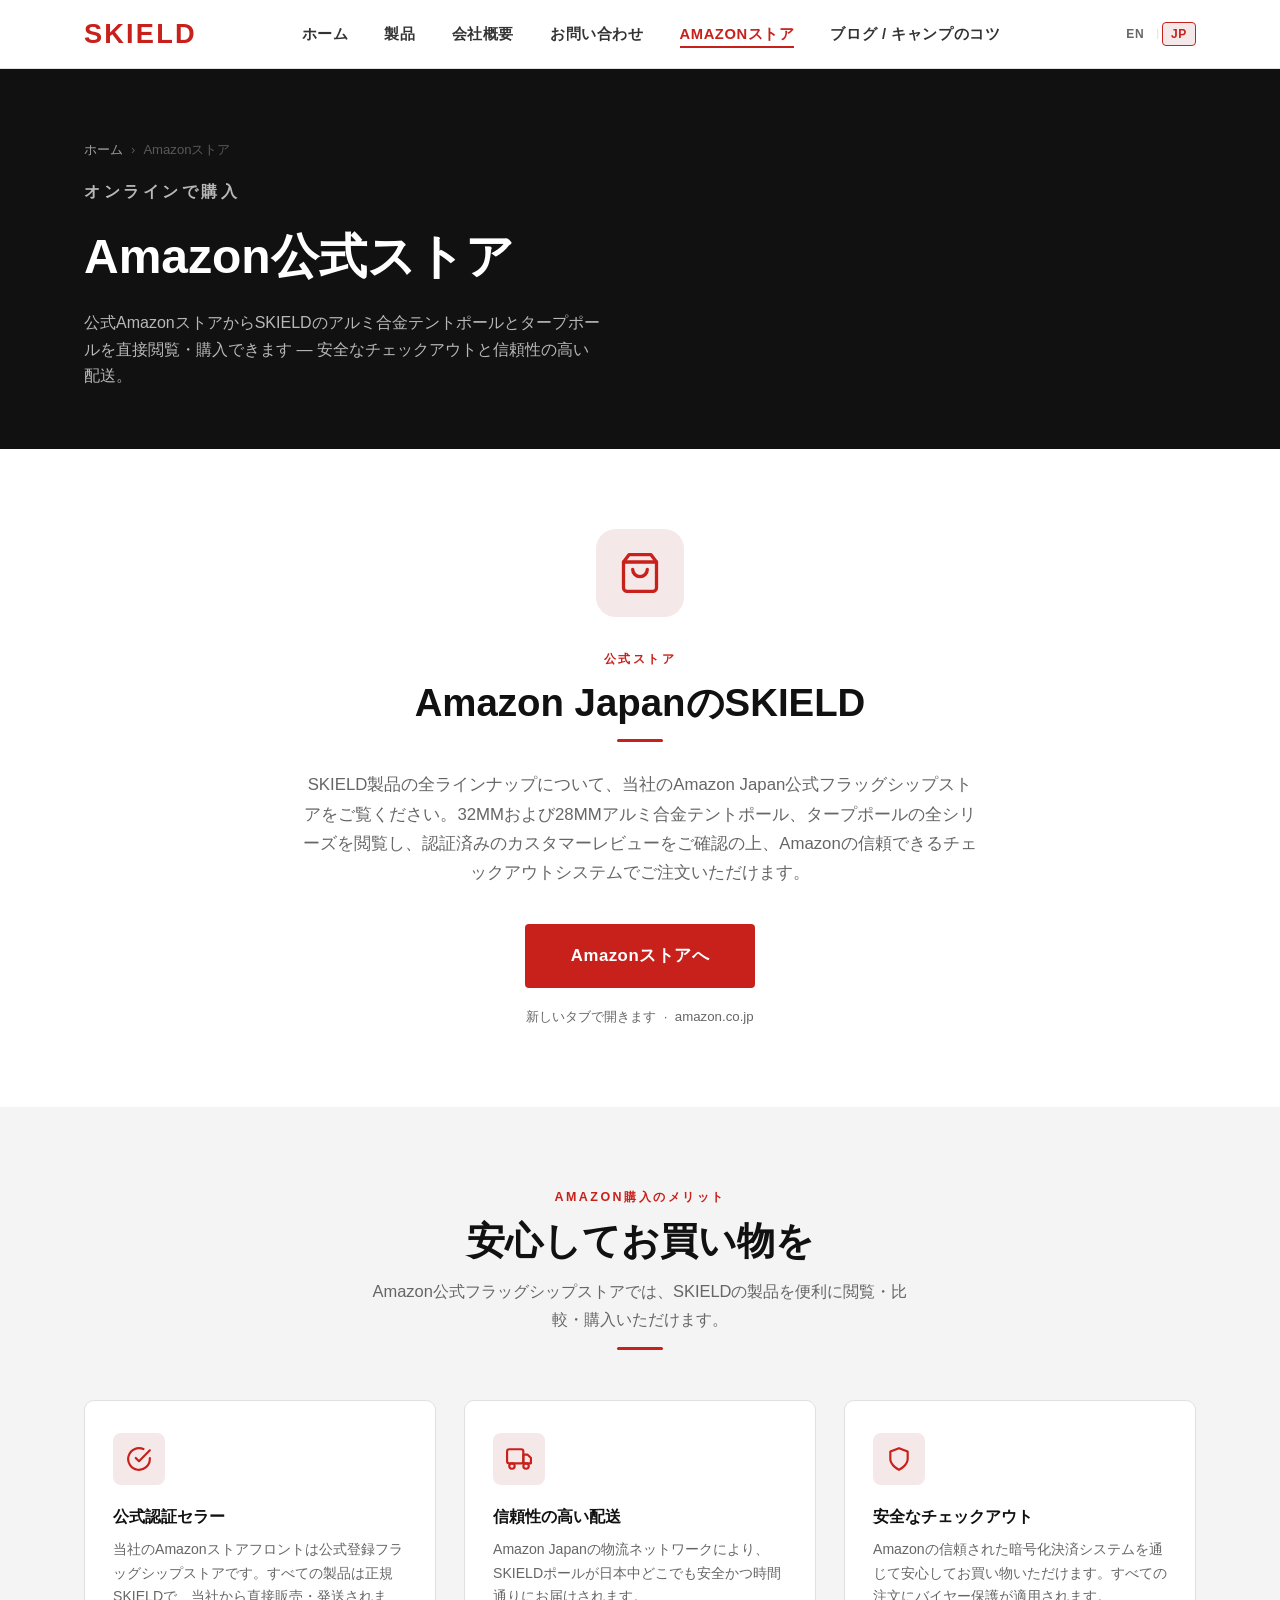
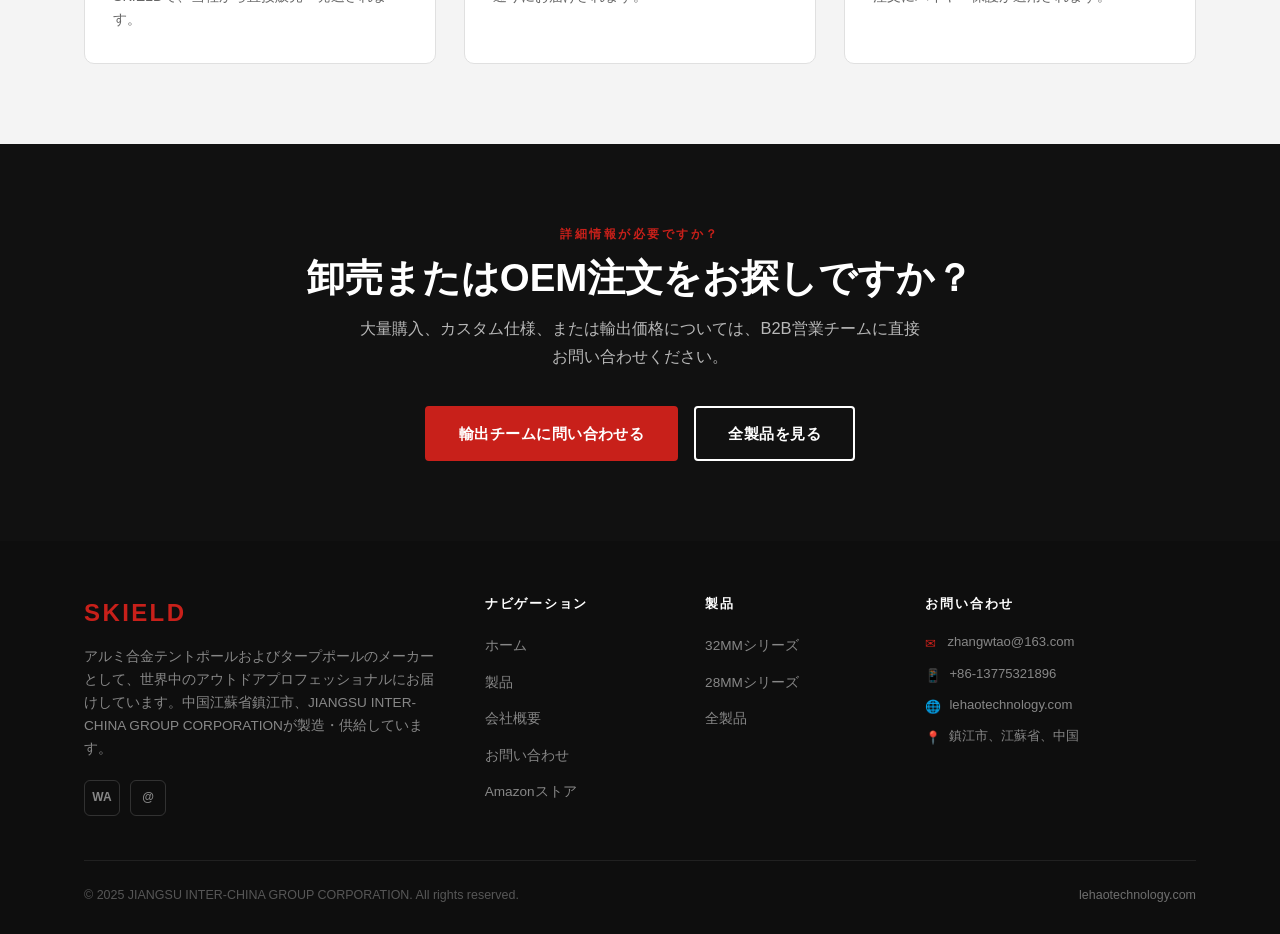
<file: amazon-ja.html>
<!DOCTYPE html>
<html lang="ja">
<head>
  <meta charset="UTF-8" />
  <meta name="viewport" content="width=device-width, initial-scale=1.0" />
  <title>Amazon公式ストア — SKIELD アルミ合金テントポール / タープポール</title>
  <meta name="description" content="Amazon JapanでSKIELDのアルミ合金テントポールとタープポールをお買い求めください。公式Amazonフラッグシップストアで全製品、安全なチェックアウト、迅速な配送をご利用いただけます。" />
  <link rel="canonical" href="https://lehaotechnology.com/amazon-ja.html" />
  <link rel="stylesheet" href="assets/css/style.css" />
  <!-- Google Analytics GA4 -->
  <script async src="https://www.googletagmanager.com/gtag/js?id=G-ZYKHGVJK08"></script>
  <script>
    window.dataLayer = window.dataLayer || [];
    function gtag(){dataLayer.push(arguments);}
    gtag('js', new Date());
    gtag('config', 'G-ZYKHGVJK08');
  </script>
  <!-- Google Search Console verification -->
  <meta name="google-site-verification" content="YOUR_VERIFICATION_CODE" />
  <!-- TikTok Pixel -->
  <script>
    !function(w,d,t){w.TiktokAnalyticsObject=t;var ttq=w[t]=w[t]||[];ttq.methods=["page","track","identify","instances","debug","on","off","once","ready","alias","group","enableCookie","disableCookie"],ttq.setAndDefer=function(t,e){t[e]=function(){t.push([e].concat(Array.prototype.slice.call(arguments,0)))}};for(var i=0;i<ttq.methods.length;i++)ttq.setAndDefer(ttq,ttq.methods[i]);ttq.instance=function(t){for(var e=ttq._i[t]||[],n=0;n<ttq.methods.length;n++)ttq.setAndDefer(e,ttq.methods[n]);return e},ttq.load=function(e,n){var i="https://analytics.tiktok.com/i18n/pixel/events.js";ttq._i=ttq._i||{},ttq._i[e]=[],ttq._i[e]._u=i,ttq._t=ttq._t||{},ttq._t[e]=+new Date,ttq._o=ttq._o||{},ttq._o[e]=n||{};var o=document.createElement("script");o.type="text/javascript",o.async=!0,o.src=i+"?sdkid="+e+"&lib="+t;var a=document.getElementsByTagName("script")[0];a.parentNode.insertBefore(o,a)};ttq.load('YOUR_PIXEL_ID');ttq.page()}(window,document,'ttq');
  </script>
</head>
<body>
<header class="site-header">
  <div class="container header-inner">
    <a href="index-ja.html" class="logo">SKIELD</a>
    <nav class="site-nav" id="siteNav" role="navigation" aria-label="メインナビゲーション">
      <ul>
        <li><a href="index-ja.html">ホーム</a></li>
        <li><a href="products-ja.html">製品</a></li>
        <li><a href="about-ja.html">会社概要</a></li>
        <li><a href="contact-ja.html">お問い合わせ</a></li>
        <li><a href="amazon-ja.html" class="active">Amazonストア</a></li>
        <li><a href="blog-ja.html">ブログ / キャンプのコツ</a></li>
      </ul>
    </nav>
    <div class="lang-switcher">
      <a href="amazon.html" class="lang-btn">EN</a>
      <span class="lang-sep">|</span>
      <a href="amazon-ja.html" class="lang-btn active" aria-current="true">JP</a>
    </div>
    <button class="menu-toggle" id="menuToggle" aria-label="ナビゲーションを開閉" aria-expanded="false"><span></span><span></span><span></span></button>
  </div>
</header>
<section class="page-hero" aria-label="Amazonストアページヘッダー">
  <div class="container">
    <nav class="breadcrumb" aria-label="パンくずリスト"><a href="index-ja.html">ホーム</a><span>›</span><span>Amazonストア</span></nav>
    <p class="page-hero-tag">オンラインで購入</p>
    <h1>Amazon公式ストア</h1>
    <p>公式AmazonストアからSKIELDのアルミ合金テントポールとタープポールを直接閲覧・購入できます — 安全なチェックアウトと信頼性の高い配送。</p>
  </div>
</section>
<section class="section" aria-labelledby="store-title">
  <div class="container">
    <div style="max-width:680px; margin:0 auto; text-align:center;">
      <div style="width:88px; height:88px; background:var(--red-light); border-radius:20px; display:flex; align-items:center; justify-content:center; margin:0 auto 32px;">
        <svg viewBox="0 0 24 24" style="width:44px; height:44px; stroke:var(--red); fill:none; stroke-width:1.8; stroke-linecap:round; stroke-linejoin:round;" aria-hidden="true"><path d="M6 2L3 6v14a2 2 0 0 0 2 2h14a2 2 0 0 0 2-2V6l-3-4z"/><line x1="3" y1="6" x2="21" y2="6"/><path d="M16 10a4 4 0 0 1-8 0"/></svg>
      </div>
      <p class="section-tag" style="justify-content:center; display:flex;">公式ストア</p>
      <h2 class="section-title" id="store-title">Amazon JapanのSKIELD</h2>
      <div class="divider" style="margin:14px auto 28px;"></div>
      <p style="font-size:1.05rem; color:var(--gray-mid); line-height:1.75; margin-bottom:36px;">SKIELD製品の全ラインナップについて、当社のAmazon Japan公式フラッグシップストアをご覧ください。32MMおよび28MMアルミ合金テントポール、タープポールの全シリーズを閲覧し、認証済みのカスタマーレビューをご確認の上、Amazonの信頼できるチェックアウトシステムでご注文いただけます。</p>
      <a href="https://www.amazon.co.jp/stores/page/3EDA29F3-DD83-4CA9-91CB-27B599A195C6" target="_blank" rel="noopener noreferrer" class="btn btn-primary" style="font-size:1.05rem; padding:16px 44px;">Amazonストアへ</a>
      <p style="margin-top:18px; font-size:0.83rem; color:var(--gray-mid);">新しいタブで開きます &nbsp;&middot;&nbsp; amazon.co.jp</p>
    </div>
  </div>
</section>
<section class="section section-alt" aria-labelledby="benefits-title">
  <div class="container">
    <div class="section-header centered">
      <p class="section-tag">Amazon購入のメリット</p>
      <h2 class="section-title" id="benefits-title">安心してお買い物を</h2>
      <p class="section-lead">Amazon公式フラッグシップストアでは、SKIELDの製品を便利に閲覧・比較・購入いただけます。</p>
      <div class="divider"></div>
    </div>
    <div class="features-grid">
      <div class="feature-card"><div class="feature-icon"><svg viewBox="0 0 24 24" aria-hidden="true"><path d="M22 11.08V12a10 10 0 1 1-5.93-9.14"/><polyline points="22 4 12 14.01 9 11.01"/></svg></div><h3 class="feature-title">公式認証セラー</h3><p class="feature-desc">当社のAmazonストアフロントは公式登録フラッグシップストアです。すべての製品は正規SKIELDで、当社から直接販売・発送されます。</p></div>
      <div class="feature-card"><div class="feature-icon"><svg viewBox="0 0 24 24" aria-hidden="true"><rect x="1" y="3" width="15" height="13" rx="2"/><polygon points="16 8 20 8 23 11 23 16 16 16 16 8"/><circle cx="5.5" cy="18.5" r="2.5"/><circle cx="18.5" cy="18.5" r="2.5"/></svg></div><h3 class="feature-title">信頼性の高い配送</h3><p class="feature-desc">Amazon Japanの物流ネットワークにより、SKIELDポールが日本中どこでも安全かつ時間通りにお届けされます。</p></div>
      <div class="feature-card"><div class="feature-icon"><svg viewBox="0 0 24 24" aria-hidden="true"><path d="M12 22s8-4 8-10V5l-8-3-8 3v7c0 6 8 10 8 10z"/></svg></div><h3 class="feature-title">安全なチェックアウト</h3><p class="feature-desc">Amazonの信頼された暗号化決済システムを通じて安心してお買い物いただけます。すべての注文にバイヤー保護が適用されます。</p></div>
    </div>
  </div>
</section>
<section class="cta-section" aria-labelledby="cta-title">
  <div class="container">
    <p class="section-tag" style="justify-content:center;display:flex;">詳細情報が必要ですか？</p>
    <h2 class="section-title" id="cta-title">卸売またはOEM注文をお探しですか？</h2>
    <p class="section-lead">大量購入、カスタム仕様、または輸出価格については、B2B営業チームに直接お問い合わせください。</p>
    <div class="cta-btns">
      <a href="contact-ja.html" class="btn btn-primary">輸出チームに問い合わせる</a>
      <a href="products-ja.html" class="btn btn-outline">全製品を見る</a>
    </div>
  </div>
</section>
<footer class="site-footer" aria-label="サイトフッター">
  <div class="container">
    <div class="footer-grid">
      <div><p class="footer-logo">SKIELD</p><p class="footer-about">アルミ合金テントポールおよびタープポールのメーカーとして、世界中のアウトドアプロフェッショナルにお届けしています。中国江蘇省鎮江市、JIANGSU INTER-CHINA GROUP CORPORATIONが製造・供給しています。</p><div class="footer-social"><a href="contact-ja.html" class="social-link" aria-label="WhatsApp">WA</a><a href="mailto:zhangwtao@163.com" class="social-link" aria-label="メール">@</a></div></div>
      <div class="footer-col"><h4>ナビゲーション</h4><ul class="footer-links"><li><a href="index-ja.html">ホーム</a></li><li><a href="products-ja.html">製品</a></li><li><a href="about-ja.html">会社概要</a></li><li><a href="contact-ja.html">お問い合わせ</a></li><li><a href="amazon-ja.html">Amazonストア</a></li></ul></div>
      <div class="footer-col"><h4>製品</h4><ul class="footer-links"><li><a href="products-ja.html#32mm">32MMシリーズ</a></li><li><a href="products-ja.html#28mm">28MMシリーズ</a></li><li><a href="products-ja.html">全製品</a></li></ul></div>
      <div class="footer-col"><h4>お問い合わせ</h4><ul class="footer-contact-list"><li class="footer-contact-item"><span class="fi">✉</span><span><a href="mailto:zhangwtao@163.com">zhangwtao@163.com</a></span></li><li class="footer-contact-item"><span class="fi">📱</span><span>+86-13775321896</span></li><li class="footer-contact-item"><span class="fi">🌐</span><span><a href="https://lehaotechnology.com/">lehaotechnology.com</a></span></li><li class="footer-contact-item"><span class="fi">📍</span><span>鎮江市、江蘇省、中国</span></li></ul></div>
    </div>
    <div class="footer-bottom"><p>&copy; 2025 JIANGSU INTER-CHINA GROUP CORPORATION. All rights reserved.</p><p><a href="https://lehaotechnology.com/">lehaotechnology.com</a></p></div>
  </div>
</footer>
<script src="assets/js/main.js"></script>
</body>
</html>
</file>
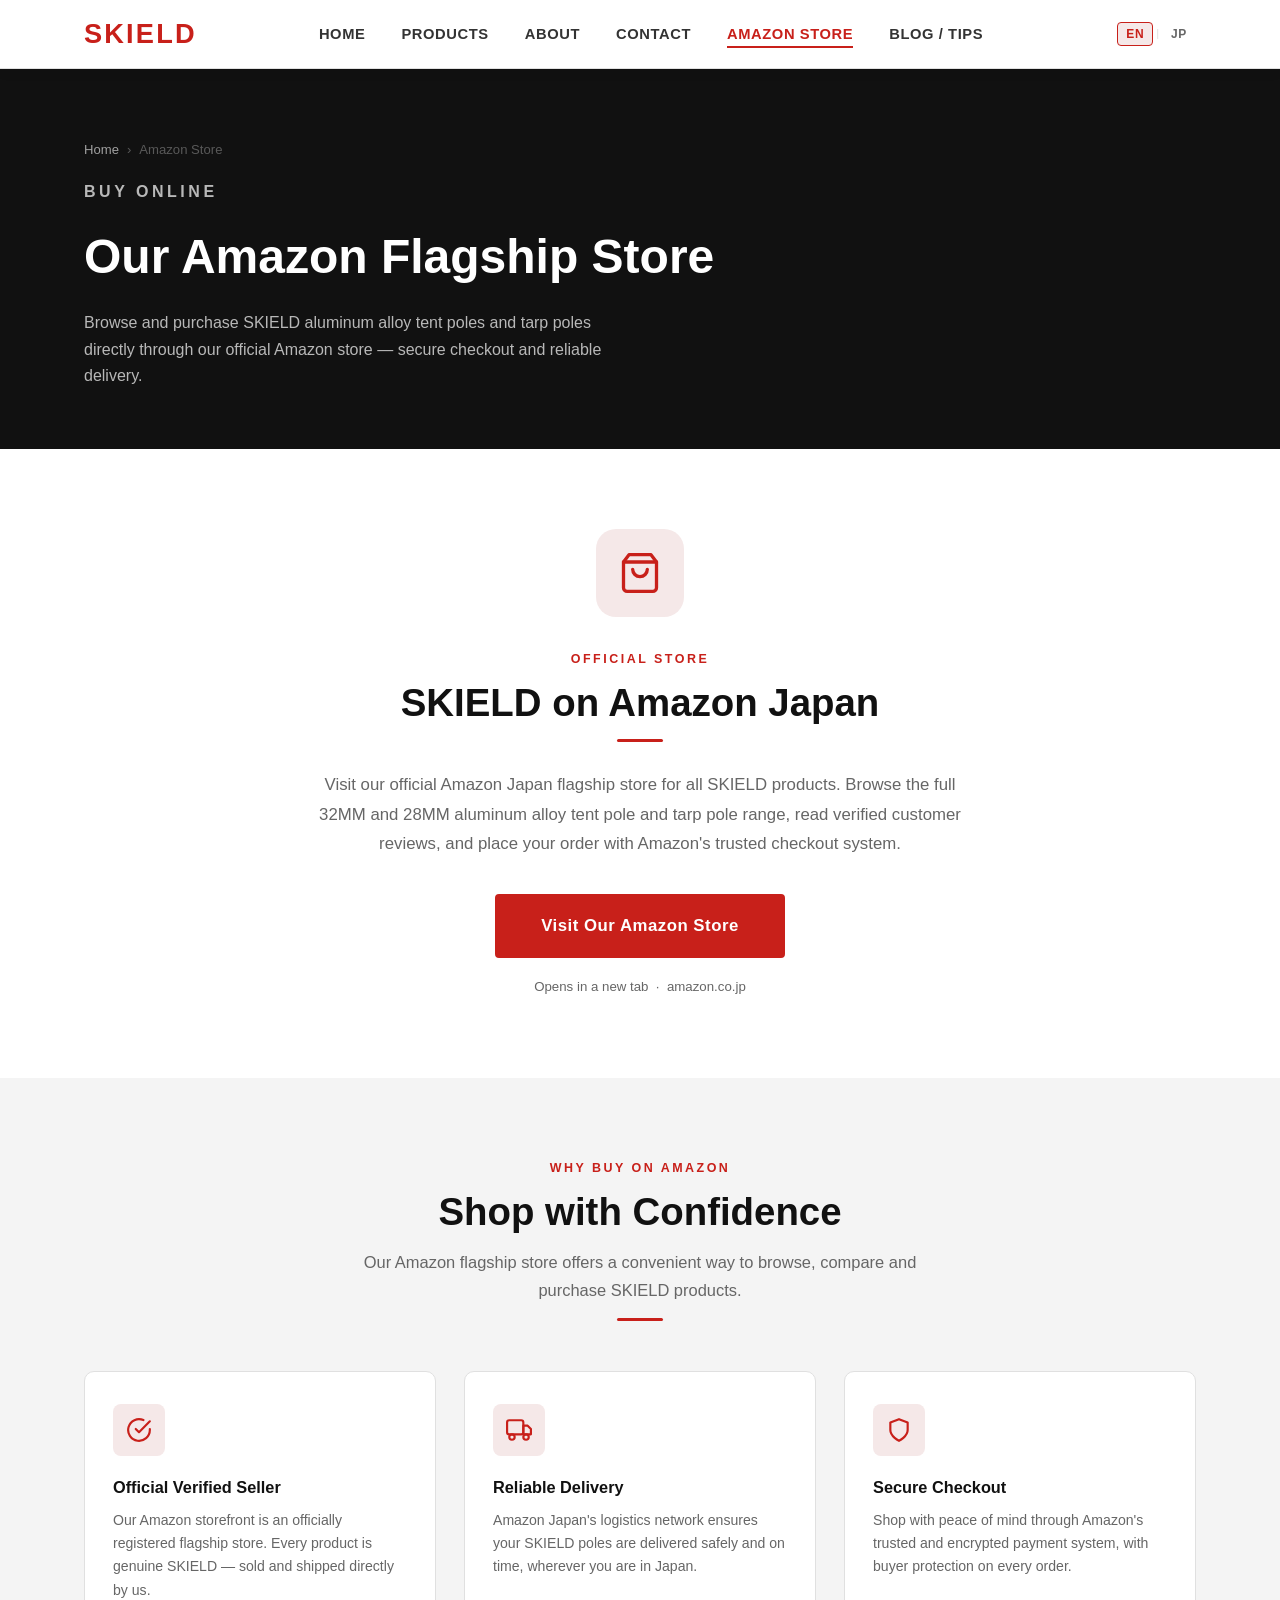
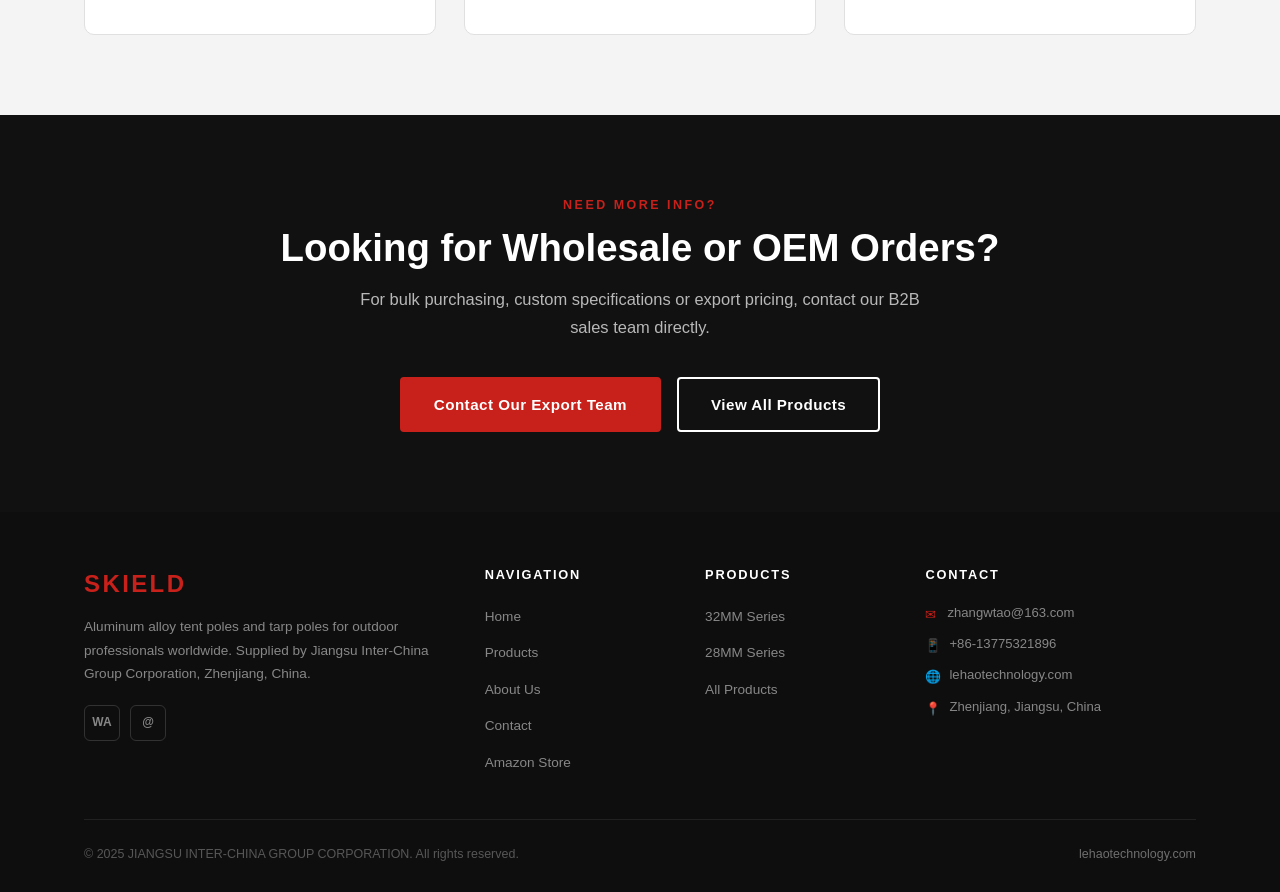
<file: amazon.html>
<!DOCTYPE html>
<html lang="en">
<head>
  <meta charset="UTF-8" />
  <meta name="viewport" content="width=device-width, initial-scale=1.0" />
  <title>Amazon Flagship Store — SKIELD Aluminum Alloy Tent Pole &amp; Tarp Pole</title>
  <meta name="description" content="Shop SKIELD aluminum alloy tent poles and tarp poles on Amazon Japan. Visit our official Amazon flagship store for all products, secure checkout and fast delivery." />
  <link rel="canonical" href="https://lehaotechnology.com/amazon.html" />
  <link rel="stylesheet" href="assets/css/style.css" />
  <!-- Google Analytics GA4 -->
  <script async src="https://www.googletagmanager.com/gtag/js?id=G-ZYKHGVJK08"></script>
  <script>
    window.dataLayer = window.dataLayer || [];
    function gtag(){dataLayer.push(arguments);}
    gtag('js', new Date());
    gtag('config', 'G-ZYKHGVJK08');
  </script>
  <!-- Google Search Console verification -->
  <meta name="google-site-verification" content="YOUR_VERIFICATION_CODE" />
  <!-- TikTok Pixel -->
  <script>
    !function(w,d,t){w.TiktokAnalyticsObject=t;var ttq=w[t]=w[t]||[];ttq.methods=["page","track","identify","instances","debug","on","off","once","ready","alias","group","enableCookie","disableCookie"],ttq.setAndDefer=function(t,e){t[e]=function(){t.push([e].concat(Array.prototype.slice.call(arguments,0)))}};for(var i=0;i<ttq.methods.length;i++)ttq.setAndDefer(ttq,ttq.methods[i]);ttq.instance=function(t){for(var e=ttq._i[t]||[],n=0;n<ttq.methods.length;n++)ttq.setAndDefer(e,ttq.methods[n]);return e},ttq.load=function(e,n){var i="https://analytics.tiktok.com/i18n/pixel/events.js";ttq._i=ttq._i||{},ttq._i[e]=[],ttq._i[e]._u=i,ttq._t=ttq._t||{},ttq._t[e]=+new Date,ttq._o=ttq._o||{},ttq._o[e]=n||{};var o=document.createElement("script");o.type="text/javascript",o.async=!0,o.src=i+"?sdkid="+e+"&lib="+t;var a=document.getElementsByTagName("script")[0];a.parentNode.insertBefore(o,a)};ttq.load('YOUR_PIXEL_ID');ttq.page()}(window,document,'ttq');
  </script>
</head>
<body>

<!-- ========== HEADER ========== -->
<header class="site-header">
  <div class="container header-inner">
    <a href="index.html" class="logo">SKIELD</a>
    <nav class="site-nav" id="siteNav" role="navigation" aria-label="Main navigation">
      <ul>
        <li><a href="index.html">Home</a></li>
        <li><a href="products.html">Products</a></li>
        <li><a href="about.html">About</a></li>
        <li><a href="contact.html">Contact</a></li>
        <li><a href="amazon.html" class="active">Amazon Store</a></li>
        <li><a href="blog.html">Blog / Tips</a></li>
      </ul>
    </nav>
    <div class="lang-switcher">
      <a href="amazon.html" class="lang-btn active" aria-current="true">EN</a>
      <span class="lang-sep">|</span>
      <a href="amazon-ja.html" class="lang-btn">JP</a>
    </div>
    <button class="menu-toggle" id="menuToggle" aria-label="Toggle navigation" aria-expanded="false">
      <span></span><span></span><span></span>
    </button>
  </div>
</header>

<!-- ========== PAGE HERO ========== -->
<section class="page-hero" aria-label="Amazon Store page header">
  <div class="container">
    <nav class="breadcrumb" aria-label="Breadcrumb">
      <a href="index.html">Home</a>
      <span>›</span>
      <span>Amazon Store</span>
    </nav>
    <p class="page-hero-tag">Buy Online</p>
    <h1>Our Amazon Flagship Store</h1>
    <p>Browse and purchase SKIELD aluminum alloy tent poles and tarp poles directly through our official Amazon store — secure checkout and reliable delivery.</p>
  </div>
</section>

<!-- ========== STORE CTA ========== -->
<section class="section" aria-labelledby="store-title">
  <div class="container">
    <div style="max-width:680px; margin:0 auto; text-align:center;">

      <div style="width:88px; height:88px; background:var(--red-light); border-radius:20px; display:flex; align-items:center; justify-content:center; margin:0 auto 32px;">
        <svg viewBox="0 0 24 24" style="width:44px; height:44px; stroke:var(--red); fill:none; stroke-width:1.8; stroke-linecap:round; stroke-linejoin:round;" aria-hidden="true">
          <path d="M6 2L3 6v14a2 2 0 0 0 2 2h14a2 2 0 0 0 2-2V6l-3-4z"/>
          <line x1="3" y1="6" x2="21" y2="6"/>
          <path d="M16 10a4 4 0 0 1-8 0"/>
        </svg>
      </div>

      <p class="section-tag" style="justify-content:center; display:flex;">Official Store</p>
      <h2 class="section-title" id="store-title">SKIELD on Amazon Japan</h2>
      <div class="divider" style="margin:14px auto 28px;"></div>

      <p style="font-size:1.05rem; color:var(--gray-mid); line-height:1.75; margin-bottom:36px;">
        Visit our official Amazon Japan flagship store for all SKIELD products. Browse the full 32MM and 28MM aluminum alloy tent pole and tarp pole range, read verified customer reviews, and place your order with Amazon's trusted checkout system.
      </p>

      <a href="https://www.amazon.co.jp/stores/page/3EDA29F3-DD83-4CA9-91CB-27B599A195C6"
         target="_blank" rel="noopener noreferrer"
         class="btn btn-primary"
         style="font-size:1.05rem; padding:16px 44px;">
        Visit Our Amazon Store
      </a>

      <p style="margin-top:18px; font-size:0.83rem; color:var(--gray-mid);">
        Opens in a new tab &nbsp;&middot;&nbsp; amazon.co.jp
      </p>

    </div>
  </div>
</section>

<!-- ========== BENEFITS ========== -->
<section class="section section-alt" aria-labelledby="benefits-title">
  <div class="container">
    <div class="section-header centered">
      <p class="section-tag">Why Buy on Amazon</p>
      <h2 class="section-title" id="benefits-title">Shop with Confidence</h2>
      <p class="section-lead">Our Amazon flagship store offers a convenient way to browse, compare and purchase SKIELD products.</p>
      <div class="divider"></div>
    </div>

    <div class="features-grid">

      <div class="feature-card">
        <div class="feature-icon">
          <svg viewBox="0 0 24 24" aria-hidden="true"><path d="M22 11.08V12a10 10 0 1 1-5.93-9.14"/><polyline points="22 4 12 14.01 9 11.01"/></svg>
        </div>
        <h3 class="feature-title">Official Verified Seller</h3>
        <p class="feature-desc">Our Amazon storefront is an officially registered flagship store. Every product is genuine SKIELD — sold and shipped directly by us.</p>
      </div>

      <div class="feature-card">
        <div class="feature-icon">
          <svg viewBox="0 0 24 24" aria-hidden="true"><rect x="1" y="3" width="15" height="13" rx="2"/><polygon points="16 8 20 8 23 11 23 16 16 16 16 8"/><circle cx="5.5" cy="18.5" r="2.5"/><circle cx="18.5" cy="18.5" r="2.5"/></svg>
        </div>
        <h3 class="feature-title">Reliable Delivery</h3>
        <p class="feature-desc">Amazon Japan's logistics network ensures your SKIELD poles are delivered safely and on time, wherever you are in Japan.</p>
      </div>

      <div class="feature-card">
        <div class="feature-icon">
          <svg viewBox="0 0 24 24" aria-hidden="true"><path d="M12 22s8-4 8-10V5l-8-3-8 3v7c0 6 8 10 8 10z"/></svg>
        </div>
        <h3 class="feature-title">Secure Checkout</h3>
        <p class="feature-desc">Shop with peace of mind through Amazon's trusted and encrypted payment system, with buyer protection on every order.</p>
      </div>

    </div>
  </div>
</section>

<!-- ========== CTA ========== -->
<section class="cta-section" aria-labelledby="cta-title">
  <div class="container">
    <p class="section-tag" style="justify-content:center;display:flex;">Need More Info?</p>
    <h2 class="section-title" id="cta-title">Looking for Wholesale or OEM Orders?</h2>
    <p class="section-lead">For bulk purchasing, custom specifications or export pricing, contact our B2B sales team directly.</p>
    <div class="cta-btns">
      <a href="contact.html" class="btn btn-primary">Contact Our Export Team</a>
      <a href="products.html" class="btn btn-outline">View All Products</a>
    </div>
  </div>
</section>

<!-- ========== FOOTER ========== -->
<footer class="site-footer" aria-label="Site footer">
  <div class="container">
    <div class="footer-grid">
      <div>
        <p class="footer-logo">SKIELD</p>
        <p class="footer-about">Aluminum alloy tent poles and tarp poles for outdoor professionals worldwide. Supplied by Jiangsu Inter-China Group Corporation, Zhenjiang, China.</p>
        <div class="footer-social">
          <a href="contact.html" class="social-link" aria-label="WhatsApp">WA</a>
          <a href="mailto:zhangwtao@163.com" class="social-link" aria-label="Email">@</a>
        </div>
      </div>
      <div class="footer-col">
        <h4>Navigation</h4>
        <ul class="footer-links">
          <li><a href="index.html">Home</a></li>
          <li><a href="products.html">Products</a></li>
          <li><a href="about.html">About Us</a></li>
          <li><a href="contact.html">Contact</a></li>
          <li><a href="amazon.html">Amazon Store</a></li>
        </ul>
      </div>
      <div class="footer-col">
        <h4>Products</h4>
        <ul class="footer-links">
          <li><a href="products.html#32mm">32MM Series</a></li>
          <li><a href="products.html#28mm">28MM Series</a></li>
          <li><a href="products.html">All Products</a></li>
        </ul>
      </div>
      <div class="footer-col">
        <h4>Contact</h4>
        <ul class="footer-contact-list">
          <li class="footer-contact-item"><span class="fi">✉</span><span><a href="mailto:zhangwtao@163.com">zhangwtao@163.com</a></span></li>
          <li class="footer-contact-item"><span class="fi">📱</span><span>+86-13775321896</span></li>
          <li class="footer-contact-item"><span class="fi">🌐</span><span><a href="https://lehaotechnology.com/">lehaotechnology.com</a></span></li>
          <li class="footer-contact-item"><span class="fi">📍</span><span>Zhenjiang, Jiangsu, China</span></li>
        </ul>
      </div>
    </div>
    <div class="footer-bottom">
      <p>&copy; 2025 JIANGSU INTER-CHINA GROUP CORPORATION. All rights reserved.</p>
      <p><a href="https://lehaotechnology.com/">lehaotechnology.com</a></p>
    </div>
  </div>
</footer>

<script src="assets/js/main.js"></script>
</body>
</html>
</file>
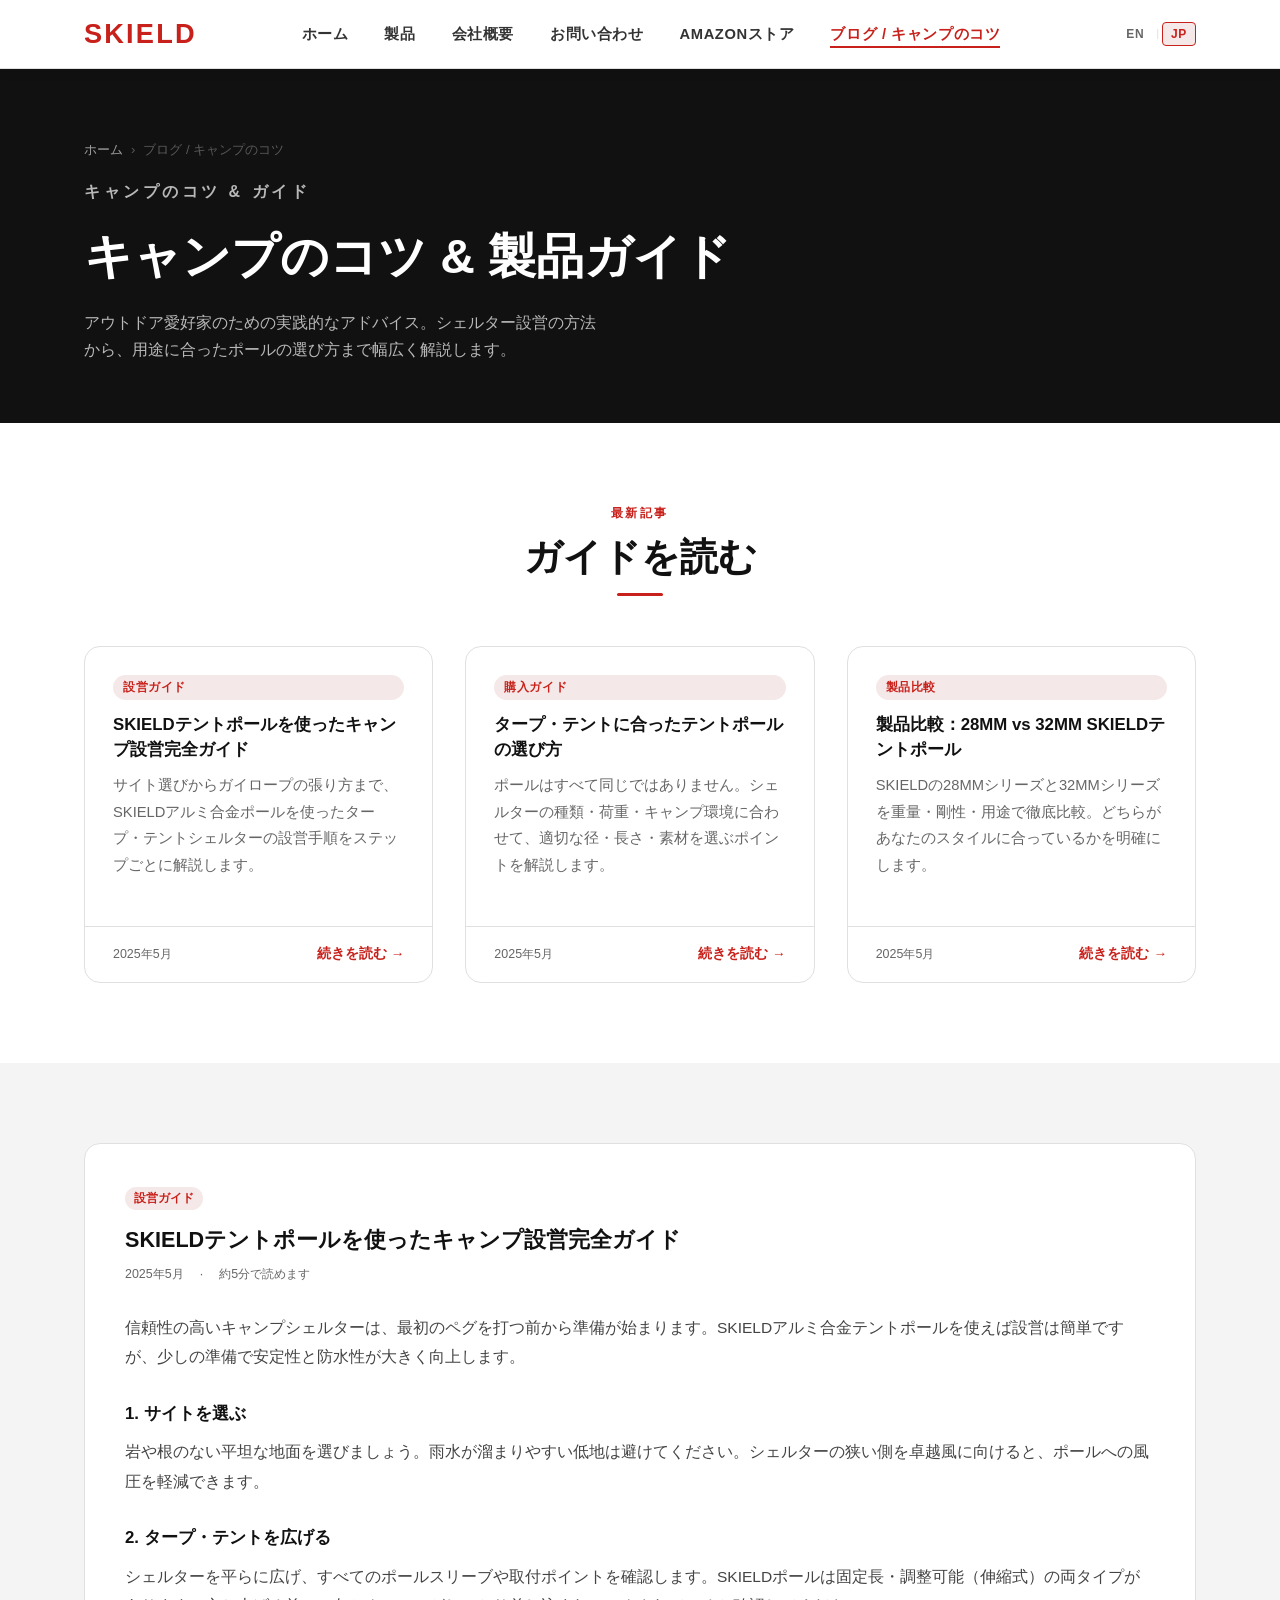
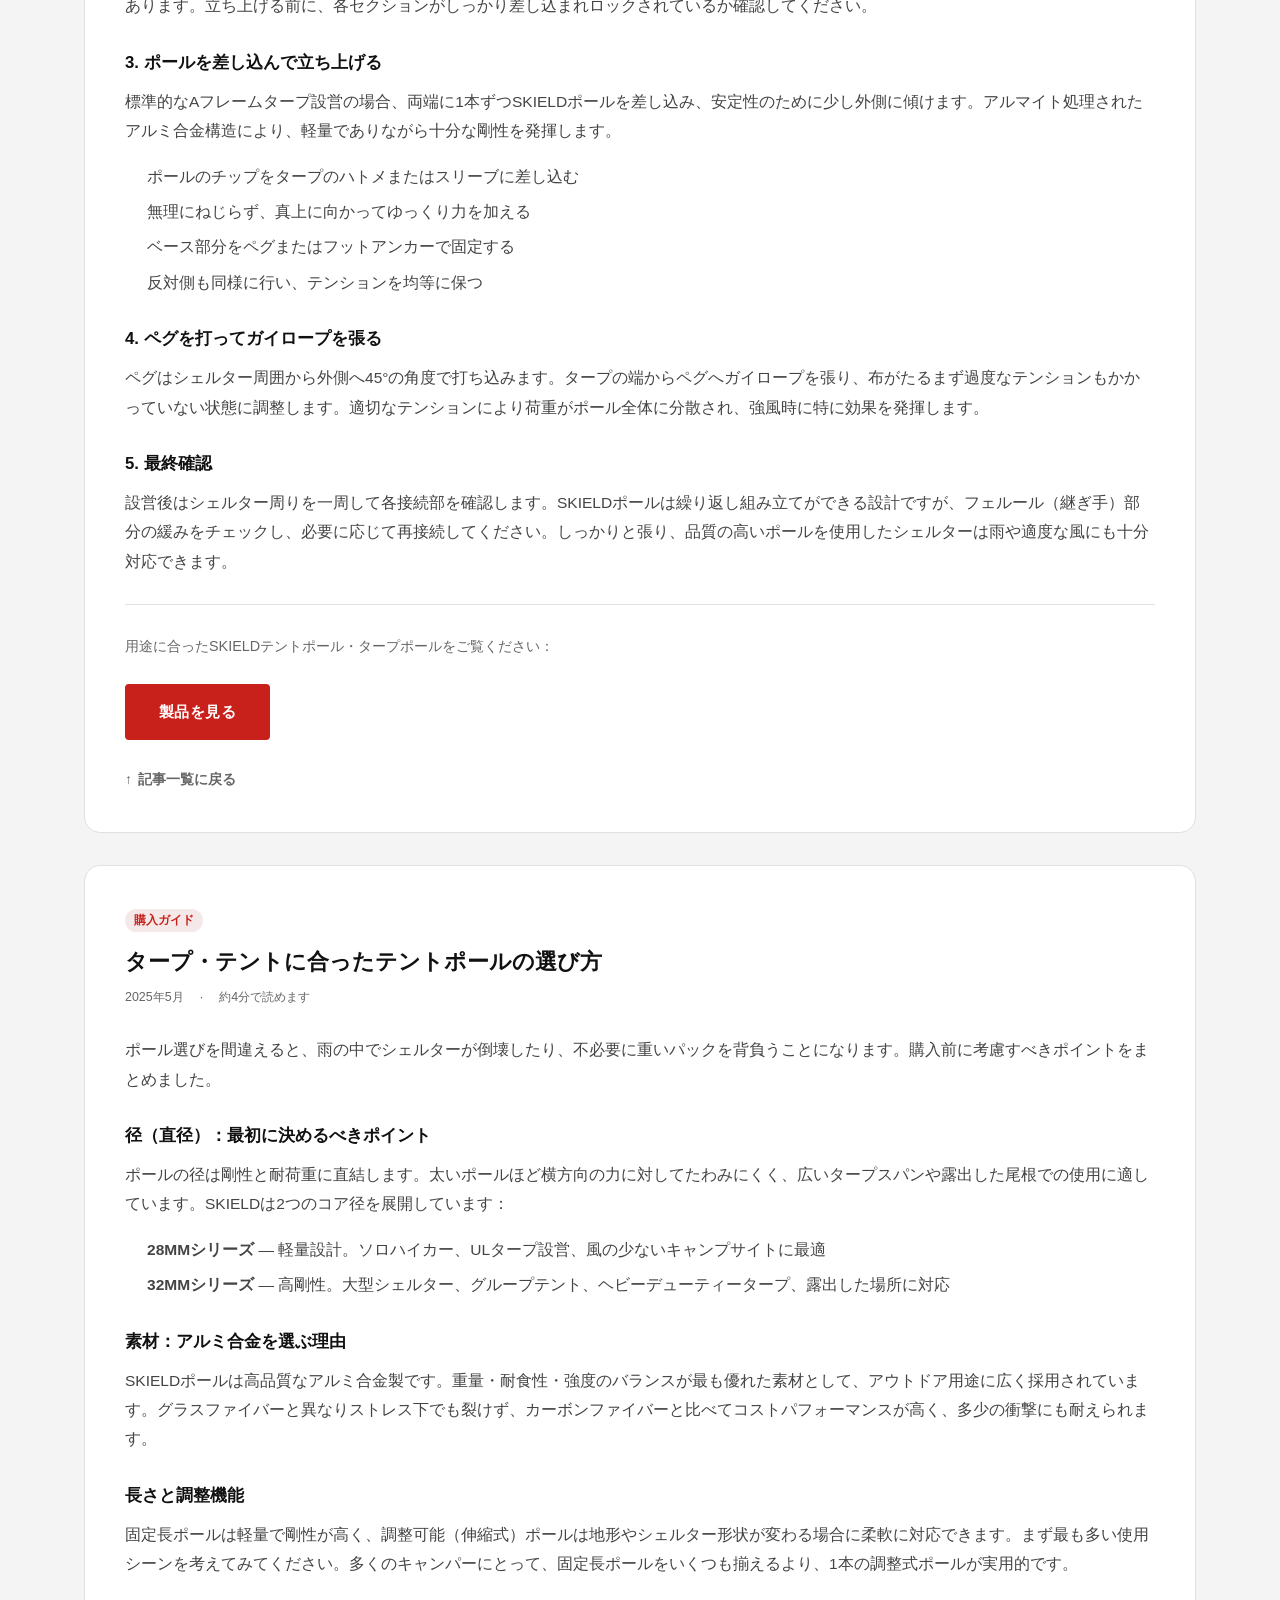
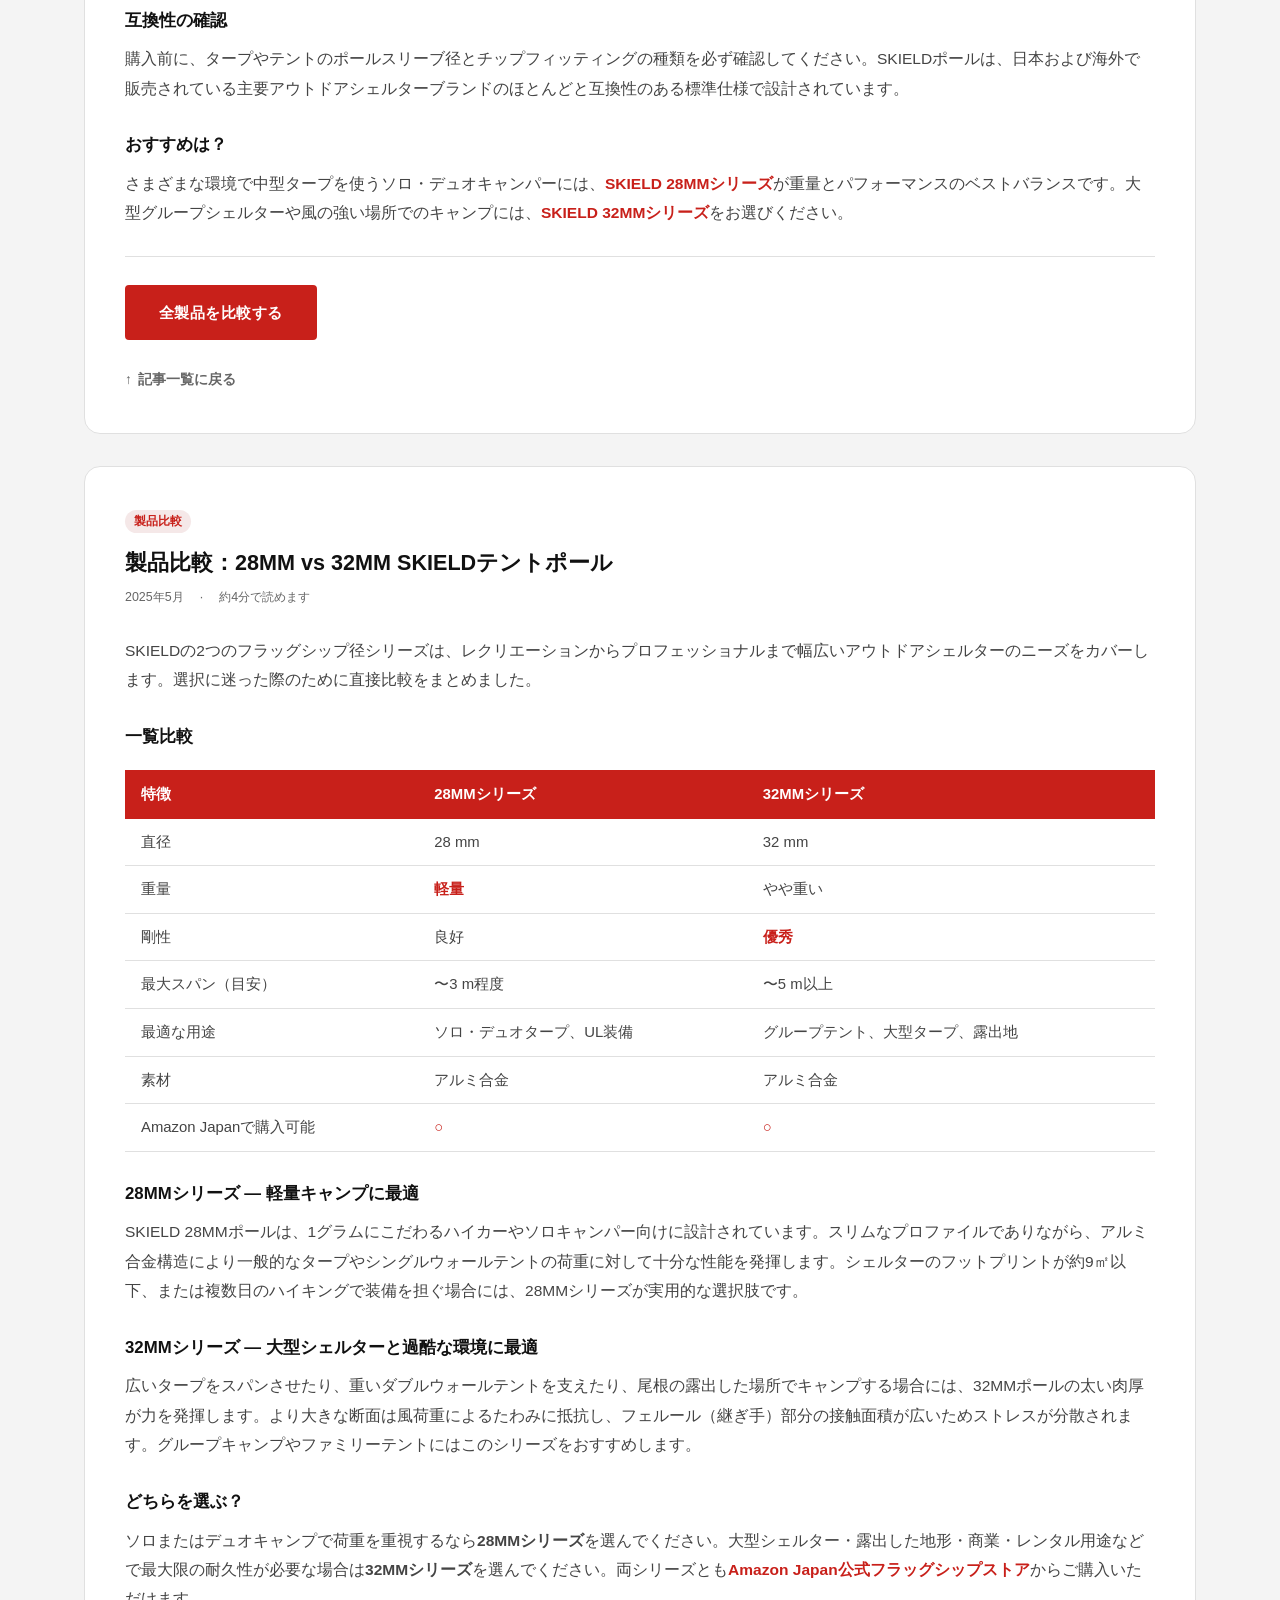
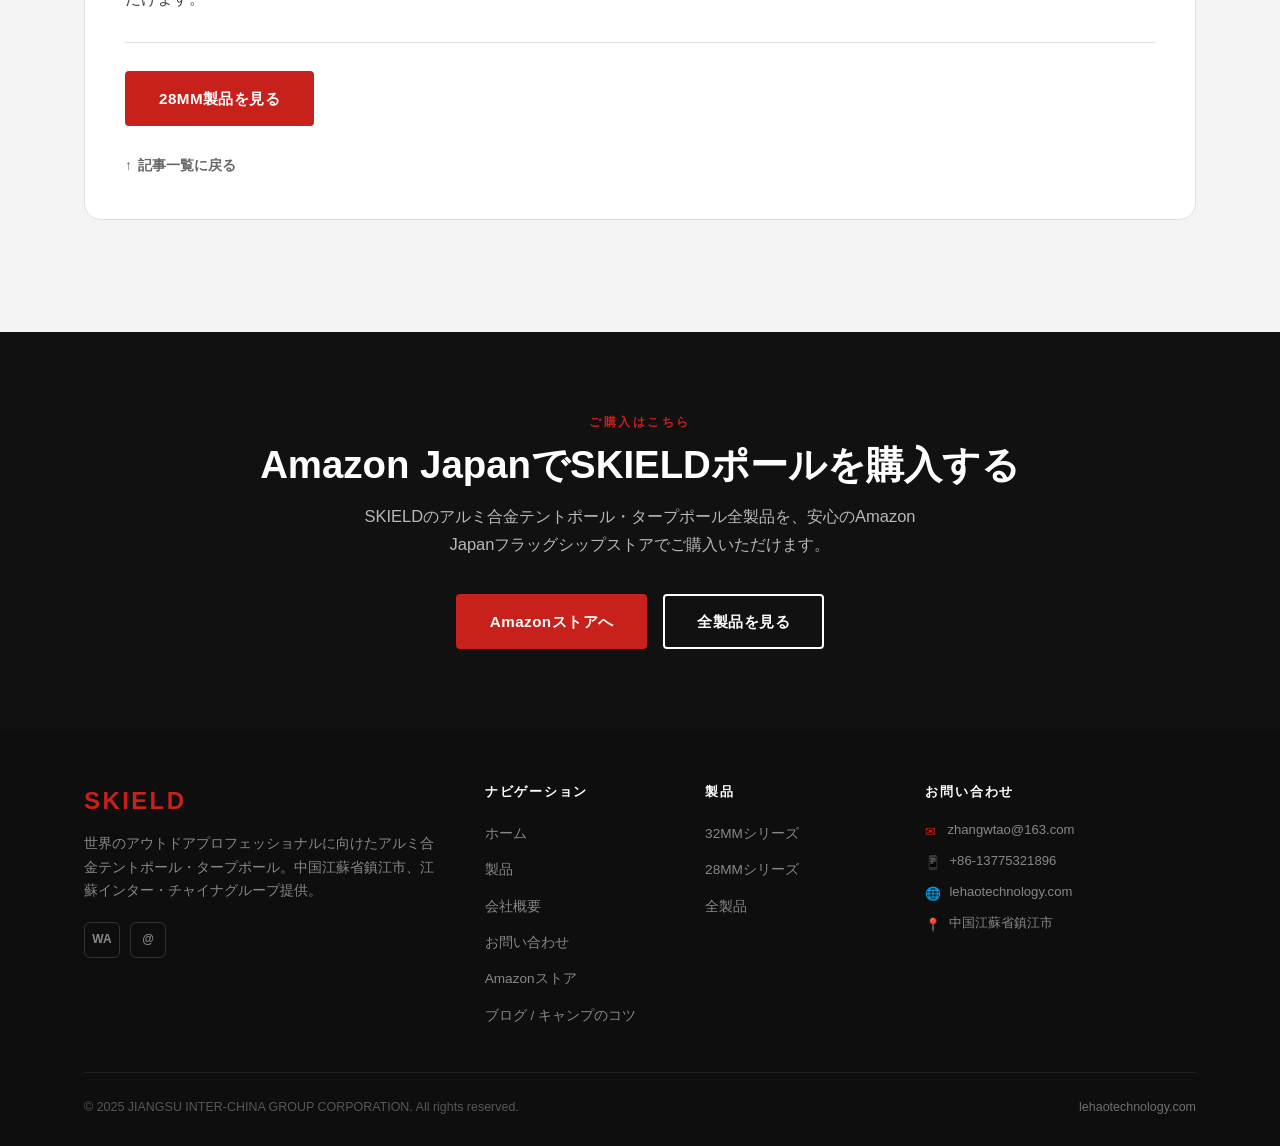
<file: blog-ja.html>
<!DOCTYPE html>
<html lang="ja">
<head>
  <meta charset="UTF-8" />
  <meta name="viewport" content="width=device-width, initial-scale=1.0" />
  <title>キャンプのコツ &amp; 製品ガイド — SKIELD テントポール</title>
  <meta name="description" content="SKIELDアルミ合金テントポール・タープポールのキャンプ設営ガイド、製品比較、選び方のヒントをご紹介します。" />
  <link rel="canonical" href="https://lehaotechnology.com/blog-ja.html" />
  <link rel="stylesheet" href="assets/css/style.css" />
  <style>
    .blog-grid { display:grid; grid-template-columns:1fr; gap:32px; }
    @media(min-width:768px){ .blog-grid { grid-template-columns:repeat(2,1fr); } }
    @media(min-width:1024px){ .blog-grid { grid-template-columns:repeat(3,1fr); } }

    .blog-card { background:#fff; border:1px solid var(--border); border-radius:16px; overflow:hidden; display:flex; flex-direction:column; transition:box-shadow 0.2s,transform 0.2s; }
    .blog-card:hover { box-shadow:0 8px 32px rgba(0,0,0,0.10); transform:translateY(-3px); }
    .blog-card-badge { display:inline-block; font-size:0.72rem; font-weight:700; letter-spacing:0.05em; color:var(--red); background:var(--red-light); padding:3px 10px; border-radius:99px; margin-bottom:12px; }
    .blog-card-body { padding:28px; flex:1; display:flex; flex-direction:column; }
    .blog-card-title { font-size:1.05rem; font-weight:700; color:var(--dark); margin-bottom:10px; line-height:1.5; }
    .blog-card-excerpt { font-size:0.92rem; color:var(--gray-mid); line-height:1.8; flex:1; margin-bottom:20px; }
    .blog-card-footer { display:flex; align-items:center; justify-content:space-between; padding:16px 28px; border-top:1px solid var(--border); background:var(--bg-alt); }
    .blog-card-date { font-size:0.78rem; color:var(--gray-mid); }
    .blog-read-more { font-size:0.85rem; font-weight:600; color:var(--red); text-decoration:none; display:flex; align-items:center; gap:4px; }
    .blog-read-more:hover { text-decoration:underline; }
    .blog-read-more::after { content:'→'; }

    .article-section { background:#fff; border:1px solid var(--border); border-radius:16px; padding:40px; margin-bottom:32px; }
    .article-section h2 { font-size:1.35rem; font-weight:700; color:var(--dark); margin-bottom:8px; line-height:1.5; }
    .article-section h3 { font-size:1.05rem; font-weight:700; color:var(--dark); margin:28px 0 10px; }
    .article-section p { font-size:0.97rem; color:#444; line-height:1.9; margin-bottom:16px; }
    .article-section ul { padding-left:22px; margin-bottom:16px; }
    .article-section li { font-size:0.97rem; color:#444; line-height:1.9; margin-bottom:6px; }
    .article-meta { font-size:0.78rem; color:var(--gray-mid); margin-bottom:28px; display:flex; gap:16px; flex-wrap:wrap; }
    .article-tag { display:inline-block; font-size:0.72rem; font-weight:700; color:var(--red); background:var(--red-light); padding:2px 9px; border-radius:99px; margin-bottom:14px; }
    .article-divider { border:none; border-top:1px solid var(--border); margin:28px 0; }
    .article-cta { display:flex; gap:12px; flex-wrap:wrap; margin-top:24px; }
    .back-to-top { display:inline-flex; align-items:center; gap:6px; font-size:0.85rem; font-weight:600; color:var(--gray-mid); text-decoration:none; }
    .back-to-top:hover { color:var(--red); }
    .back-to-top::before { content:'↑'; }

    .comparison-table { width:100%; border-collapse:collapse; margin:20px 0; font-size:0.93rem; }
    .comparison-table th { background:var(--red); color:#fff; padding:12px 16px; text-align:left; }
    .comparison-table td { padding:11px 16px; border-bottom:1px solid var(--border); color:#444; }
    .comparison-table tr:nth-child(even) td { background:var(--bg-alt); }
    .comparison-table .highlight { color:var(--red); font-weight:700; }
  </style>
  <!-- Google Analytics GA4 -->
  <script async src="https://www.googletagmanager.com/gtag/js?id=G-ZYKHGVJK08"></script>
  <script>
    window.dataLayer = window.dataLayer || [];
    function gtag(){dataLayer.push(arguments);}
    gtag('js', new Date());
    gtag('config', 'G-ZYKHGVJK08');
  </script>
  <!-- Google Search Console verification -->
  <meta name="google-site-verification" content="YOUR_VERIFICATION_CODE" />
  <!-- TikTok Pixel -->
  <script>
    !function(w,d,t){w.TiktokAnalyticsObject=t;var ttq=w[t]=w[t]||[];ttq.methods=["page","track","identify","instances","debug","on","off","once","ready","alias","group","enableCookie","disableCookie"],ttq.setAndDefer=function(t,e){t[e]=function(){t.push([e].concat(Array.prototype.slice.call(arguments,0)))}};for(var i=0;i<ttq.methods.length;i++)ttq.setAndDefer(ttq,ttq.methods[i]);ttq.instance=function(t){for(var e=ttq._i[t]||[],n=0;n<ttq.methods.length;n++)ttq.setAndDefer(e,ttq.methods[n]);return e},ttq.load=function(e,n){var i="https://analytics.tiktok.com/i18n/pixel/events.js";ttq._i=ttq._i||{},ttq._i[e]=[],ttq._i[e]._u=i,ttq._t=ttq._t||{},ttq._t[e]=+new Date,ttq._o=ttq._o||{},ttq._o[e]=n||{};var o=document.createElement("script");o.type="text/javascript",o.async=!0,o.src=i+"?sdkid="+e+"&lib="+t;var a=document.getElementsByTagName("script")[0];a.parentNode.insertBefore(o,a)};ttq.load('YOUR_PIXEL_ID');ttq.page()}(window,document,'ttq');
  </script>
</head>
<body>

<!-- ========== HEADER ========== -->
<header class="site-header">
  <div class="container header-inner">
    <a href="index-ja.html" class="logo">SKIELD</a>
    <nav class="site-nav" id="siteNav" role="navigation" aria-label="メインナビゲーション">
      <ul>
        <li><a href="index-ja.html">ホーム</a></li>
        <li><a href="products-ja.html">製品</a></li>
        <li><a href="about-ja.html">会社概要</a></li>
        <li><a href="contact-ja.html">お問い合わせ</a></li>
        <li><a href="amazon-ja.html">Amazonストア</a></li>
        <li><a href="blog-ja.html" class="active">ブログ / キャンプのコツ</a></li>
      </ul>
    </nav>
    <div class="lang-switcher">
      <a href="blog.html" class="lang-btn">EN</a>
      <span class="lang-sep">|</span>
      <a href="blog-ja.html" class="lang-btn active" aria-current="true">JP</a>
    </div>
    <button class="menu-toggle" id="menuToggle" aria-label="ナビゲーションを開く" aria-expanded="false">
      <span></span><span></span><span></span>
    </button>
  </div>
</header>

<!-- ========== PAGE HERO ========== -->
<section class="page-hero" aria-label="ブログページヘッダー">
  <div class="container">
    <nav class="breadcrumb" aria-label="パンくずリスト">
      <a href="index-ja.html">ホーム</a>
      <span>›</span>
      <span>ブログ / キャンプのコツ</span>
    </nav>
    <p class="page-hero-tag">キャンプのコツ &amp; ガイド</p>
    <h1>キャンプのコツ &amp; 製品ガイド</h1>
    <p>アウトドア愛好家のための実践的なアドバイス。シェルター設営の方法から、用途に合ったポールの選び方まで幅広く解説します。</p>
  </div>
</section>

<!-- ========== BLOG CARDS ========== -->
<section class="section" aria-labelledby="blog-cards-title">
  <div class="container">
    <div class="section-header centered">
      <p class="section-tag">最新記事</p>
      <h2 class="section-title" id="blog-cards-title">ガイドを読む</h2>
      <div class="divider"></div>
    </div>

    <div class="blog-grid">

      <div class="blog-card">
        <div class="blog-card-body">
          <span class="blog-card-badge">設営ガイド</span>
          <h3 class="blog-card-title">SKIELDテントポールを使ったキャンプ設営完全ガイド</h3>
          <p class="blog-card-excerpt">サイト選びからガイロープの張り方まで、SKIELDアルミ合金ポールを使ったタープ・テントシェルターの設営手順をステップごとに解説します。</p>
        </div>
        <div class="blog-card-footer">
          <span class="blog-card-date">2025年5月</span>
          <a href="#article-setup" class="blog-read-more">続きを読む</a>
        </div>
      </div>

      <div class="blog-card">
        <div class="blog-card-body">
          <span class="blog-card-badge">購入ガイド</span>
          <h3 class="blog-card-title">タープ・テントに合ったテントポールの選び方</h3>
          <p class="blog-card-excerpt">ポールはすべて同じではありません。シェルターの種類・荷重・キャンプ環境に合わせて、適切な径・長さ・素材を選ぶポイントを解説します。</p>
        </div>
        <div class="blog-card-footer">
          <span class="blog-card-date">2025年5月</span>
          <a href="#article-choosing" class="blog-read-more">続きを読む</a>
        </div>
      </div>

      <div class="blog-card">
        <div class="blog-card-body">
          <span class="blog-card-badge">製品比較</span>
          <h3 class="blog-card-title">製品比較：28MM vs 32MM SKIELDテントポール</h3>
          <p class="blog-card-excerpt">SKIELDの28MMシリーズと32MMシリーズを重量・剛性・用途で徹底比較。どちらがあなたのスタイルに合っているかを明確にします。</p>
        </div>
        <div class="blog-card-footer">
          <span class="blog-card-date">2025年5月</span>
          <a href="#article-comparison" class="blog-read-more">続きを読む</a>
        </div>
      </div>

    </div>
  </div>
</section>

<!-- ========== FULL ARTICLES ========== -->
<section class="section section-alt" aria-label="記事全文">
  <div class="container">

    <!-- Article 1 -->
    <article class="article-section" id="article-setup">
      <span class="article-tag">設営ガイド</span>
      <h2>SKIELDテントポールを使ったキャンプ設営完全ガイド</h2>
      <div class="article-meta">
        <span>2025年5月</span>
        <span>·</span>
        <span>約5分で読めます</span>
      </div>

      <p>信頼性の高いキャンプシェルターは、最初のペグを打つ前から準備が始まります。SKIELDアルミ合金テントポールを使えば設営は簡単ですが、少しの準備で安定性と防水性が大きく向上します。</p>

      <h3>1. サイトを選ぶ</h3>
      <p>岩や根のない平坦な地面を選びましょう。雨水が溜まりやすい低地は避けてください。シェルターの狭い側を卓越風に向けると、ポールへの風圧を軽減できます。</p>

      <h3>2. タープ・テントを広げる</h3>
      <p>シェルターを平らに広げ、すべてのポールスリーブや取付ポイントを確認します。SKIELDポールは固定長・調整可能（伸縮式）の両タイプがあります。立ち上げる前に、各セクションがしっかり差し込まれロックされているか確認してください。</p>

      <h3>3. ポールを差し込んで立ち上げる</h3>
      <p>標準的なAフレームタープ設営の場合、両端に1本ずつSKIELDポールを差し込み、安定性のために少し外側に傾けます。アルマイト処理されたアルミ合金構造により、軽量でありながら十分な剛性を発揮します。</p>
      <ul>
        <li>ポールのチップをタープのハトメまたはスリーブに差し込む</li>
        <li>無理にねじらず、真上に向かってゆっくり力を加える</li>
        <li>ベース部分をペグまたはフットアンカーで固定する</li>
        <li>反対側も同様に行い、テンションを均等に保つ</li>
      </ul>

      <h3>4. ペグを打ってガイロープを張る</h3>
      <p>ペグはシェルター周囲から外側へ45°の角度で打ち込みます。タープの端からペグへガイロープを張り、布がたるまず過度なテンションもかかっていない状態に調整します。適切なテンションにより荷重がポール全体に分散され、強風時に特に効果を発揮します。</p>

      <h3>5. 最終確認</h3>
      <p>設営後はシェルター周りを一周して各接続部を確認します。SKIELDポールは繰り返し組み立てができる設計ですが、フェルール（継ぎ手）部分の緩みをチェックし、必要に応じて再接続してください。しっかりと張り、品質の高いポールを使用したシェルターは雨や適度な風にも十分対応できます。</p>

      <hr class="article-divider" />
      <p style="font-size:0.9rem;color:var(--gray-mid);">用途に合ったSKIELDテントポール・タープポールをご覧ください：</p>
      <div class="article-cta">
        <a href="products-ja.html" class="btn btn-primary">製品を見る</a>
        <a href="https://www.amazon.co.jp/stores/page/3EDA29F3-DD83-4CA9-91CB-27B599A195C6" target="_blank" rel="noopener noreferrer" class="btn btn-outline">Amazonで購入する</a>
      </div>
      <br/>
      <a href="#blog-cards-title" class="back-to-top">記事一覧に戻る</a>
    </article>

    <!-- Article 2 -->
    <article class="article-section" id="article-choosing">
      <span class="article-tag">購入ガイド</span>
      <h2>タープ・テントに合ったテントポールの選び方</h2>
      <div class="article-meta">
        <span>2025年5月</span>
        <span>·</span>
        <span>約4分で読めます</span>
      </div>

      <p>ポール選びを間違えると、雨の中でシェルターが倒壊したり、不必要に重いパックを背負うことになります。購入前に考慮すべきポイントをまとめました。</p>

      <h3>径（直径）：最初に決めるべきポイント</h3>
      <p>ポールの径は剛性と耐荷重に直結します。太いポールほど横方向の力に対してたわみにくく、広いタープスパンや露出した尾根での使用に適しています。SKIELDは2つのコア径を展開しています：</p>
      <ul>
        <li><strong>28MMシリーズ</strong> — 軽量設計。ソロハイカー、ULタープ設営、風の少ないキャンプサイトに最適</li>
        <li><strong>32MMシリーズ</strong> — 高剛性。大型シェルター、グループテント、ヘビーデューティータープ、露出した場所に対応</li>
      </ul>

      <h3>素材：アルミ合金を選ぶ理由</h3>
      <p>SKIELDポールは高品質なアルミ合金製です。重量・耐食性・強度のバランスが最も優れた素材として、アウトドア用途に広く採用されています。グラスファイバーと異なりストレス下でも裂けず、カーボンファイバーと比べてコストパフォーマンスが高く、多少の衝撃にも耐えられます。</p>

      <h3>長さと調整機能</h3>
      <p>固定長ポールは軽量で剛性が高く、調整可能（伸縮式）ポールは地形やシェルター形状が変わる場合に柔軟に対応できます。まず最も多い使用シーンを考えてみてください。多くのキャンパーにとって、固定長ポールをいくつも揃えるより、1本の調整式ポールが実用的です。</p>

      <h3>互換性の確認</h3>
      <p>購入前に、タープやテントのポールスリーブ径とチップフィッティングの種類を必ず確認してください。SKIELDポールは、日本および海外で販売されている主要アウトドアシェルターブランドのほとんどと互換性のある標準仕様で設計されています。</p>

      <h3>おすすめは？</h3>
      <p>さまざまな環境で中型タープを使うソロ・デュオキャンパーには、<a href="products-ja.html#28mm" style="color:var(--red);font-weight:600;">SKIELD 28MMシリーズ</a>が重量とパフォーマンスのベストバランスです。大型グループシェルターや風の強い場所でのキャンプには、<a href="products-ja.html#32mm" style="color:var(--red);font-weight:600;">SKIELD 32MMシリーズ</a>をお選びください。</p>

      <hr class="article-divider" />
      <div class="article-cta">
        <a href="products-ja.html" class="btn btn-primary">全製品を比較する</a>
        <a href="https://www.amazon.co.jp/stores/page/3EDA29F3-DD83-4CA9-91CB-27B599A195C6" target="_blank" rel="noopener noreferrer" class="btn btn-outline">Amazonで購入する</a>
      </div>
      <br/>
      <a href="#blog-cards-title" class="back-to-top">記事一覧に戻る</a>
    </article>

    <!-- Article 3 -->
    <article class="article-section" id="article-comparison">
      <span class="article-tag">製品比較</span>
      <h2>製品比較：28MM vs 32MM SKIELDテントポール</h2>
      <div class="article-meta">
        <span>2025年5月</span>
        <span>·</span>
        <span>約4分で読めます</span>
      </div>

      <p>SKIELDの2つのフラッグシップ径シリーズは、レクリエーションからプロフェッショナルまで幅広いアウトドアシェルターのニーズをカバーします。選択に迷った際のために直接比較をまとめました。</p>

      <h3>一覧比較</h3>
      <table class="comparison-table" aria-label="28MM vs 32MM 比較表">
        <thead>
          <tr>
            <th>特徴</th>
            <th>28MMシリーズ</th>
            <th>32MMシリーズ</th>
          </tr>
        </thead>
        <tbody>
          <tr><td>直径</td><td>28 mm</td><td>32 mm</td></tr>
          <tr><td>重量</td><td class="highlight">軽量</td><td>やや重い</td></tr>
          <tr><td>剛性</td><td>良好</td><td class="highlight">優秀</td></tr>
          <tr><td>最大スパン（目安）</td><td>〜3 m程度</td><td>〜5 m以上</td></tr>
          <tr><td>最適な用途</td><td>ソロ・デュオタープ、UL装備</td><td>グループテント、大型タープ、露出地</td></tr>
          <tr><td>素材</td><td>アルミ合金</td><td>アルミ合金</td></tr>
          <tr><td>Amazon Japanで購入可能</td><td class="highlight">○</td><td class="highlight">○</td></tr>
        </tbody>
      </table>

      <h3>28MMシリーズ — 軽量キャンプに最適</h3>
      <p>SKIELD 28MMポールは、1グラムにこだわるハイカーやソロキャンパー向けに設計されています。スリムなプロファイルでありながら、アルミ合金構造により一般的なタープやシングルウォールテントの荷重に対して十分な性能を発揮します。シェルターのフットプリントが約9㎡以下、または複数日のハイキングで装備を担ぐ場合には、28MMシリーズが実用的な選択肢です。</p>

      <h3>32MMシリーズ — 大型シェルターと過酷な環境に最適</h3>
      <p>広いタープをスパンさせたり、重いダブルウォールテントを支えたり、尾根の露出した場所でキャンプする場合には、32MMポールの太い肉厚が力を発揮します。より大きな断面は風荷重によるたわみに抵抗し、フェルール（継ぎ手）部分の接触面積が広いためストレスが分散されます。グループキャンプやファミリーテントにはこのシリーズをおすすめします。</p>

      <h3>どちらを選ぶ？</h3>
      <p>ソロまたはデュオキャンプで荷重を重視するなら<strong>28MMシリーズ</strong>を選んでください。大型シェルター・露出した地形・商業・レンタル用途などで最大限の耐久性が必要な場合は<strong>32MMシリーズ</strong>を選んでください。両シリーズとも<a href="https://www.amazon.co.jp/stores/page/3EDA29F3-DD83-4CA9-91CB-27B599A195C6" target="_blank" rel="noopener noreferrer" style="color:var(--red);font-weight:600;">Amazon Japan公式フラッグシップストア</a>からご購入いただけます。</p>

      <hr class="article-divider" />
      <div class="article-cta">
        <a href="products-ja.html#28mm" class="btn btn-primary">28MM製品を見る</a>
        <a href="products-ja.html#32mm" class="btn btn-outline">32MM製品を見る</a>
      </div>
      <br/>
      <a href="#blog-cards-title" class="back-to-top">記事一覧に戻る</a>
    </article>

  </div>
</section>

<!-- ========== CTA ========== -->
<section class="cta-section" aria-labelledby="cta-title">
  <div class="container">
    <p class="section-tag" style="justify-content:center;display:flex;">ご購入はこちら</p>
    <h2 class="section-title" id="cta-title">Amazon JapanでSKIELDポールを購入する</h2>
    <p class="section-lead">SKIELDのアルミ合金テントポール・タープポール全製品を、安心のAmazon Japanフラッグシップストアでご購入いただけます。</p>
    <div class="cta-btns">
      <a href="https://www.amazon.co.jp/stores/page/3EDA29F3-DD83-4CA9-91CB-27B599A195C6" target="_blank" rel="noopener noreferrer" class="btn btn-primary">Amazonストアへ</a>
      <a href="products-ja.html" class="btn btn-outline">全製品を見る</a>
    </div>
  </div>
</section>

<!-- ========== FOOTER ========== -->
<footer class="site-footer" aria-label="サイトフッター">
  <div class="container">
    <div class="footer-grid">
      <div>
        <p class="footer-logo">SKIELD</p>
        <p class="footer-about">世界のアウトドアプロフェッショナルに向けたアルミ合金テントポール・タープポール。中国江蘇省鎮江市、江蘇インター・チャイナグループ提供。</p>
        <div class="footer-social">
          <a href="contact-ja.html" class="social-link" aria-label="WhatsApp">WA</a>
          <a href="mailto:zhangwtao@163.com" class="social-link" aria-label="メール">@</a>
        </div>
      </div>
      <div class="footer-col">
        <h4>ナビゲーション</h4>
        <ul class="footer-links">
          <li><a href="index-ja.html">ホーム</a></li>
          <li><a href="products-ja.html">製品</a></li>
          <li><a href="about-ja.html">会社概要</a></li>
          <li><a href="contact-ja.html">お問い合わせ</a></li>
          <li><a href="amazon-ja.html">Amazonストア</a></li>
          <li><a href="blog-ja.html">ブログ / キャンプのコツ</a></li>
        </ul>
      </div>
      <div class="footer-col">
        <h4>製品</h4>
        <ul class="footer-links">
          <li><a href="products-ja.html#32mm">32MMシリーズ</a></li>
          <li><a href="products-ja.html#28mm">28MMシリーズ</a></li>
          <li><a href="products-ja.html">全製品</a></li>
        </ul>
      </div>
      <div class="footer-col">
        <h4>お問い合わせ</h4>
        <ul class="footer-contact-list">
          <li class="footer-contact-item"><span class="fi">✉</span><span><a href="mailto:zhangwtao@163.com">zhangwtao@163.com</a></span></li>
          <li class="footer-contact-item"><span class="fi">📱</span><span>+86-13775321896</span></li>
          <li class="footer-contact-item"><span class="fi">🌐</span><span><a href="https://lehaotechnology.com/">lehaotechnology.com</a></span></li>
          <li class="footer-contact-item"><span class="fi">📍</span><span>中国江蘇省鎮江市</span></li>
        </ul>
      </div>
    </div>
    <div class="footer-bottom">
      <p>&copy; 2025 JIANGSU INTER-CHINA GROUP CORPORATION. All rights reserved.</p>
      <p><a href="https://lehaotechnology.com/">lehaotechnology.com</a></p>
    </div>
  </div>
</footer>

<script src="assets/js/main.js"></script>
</body>
</html>
</file>
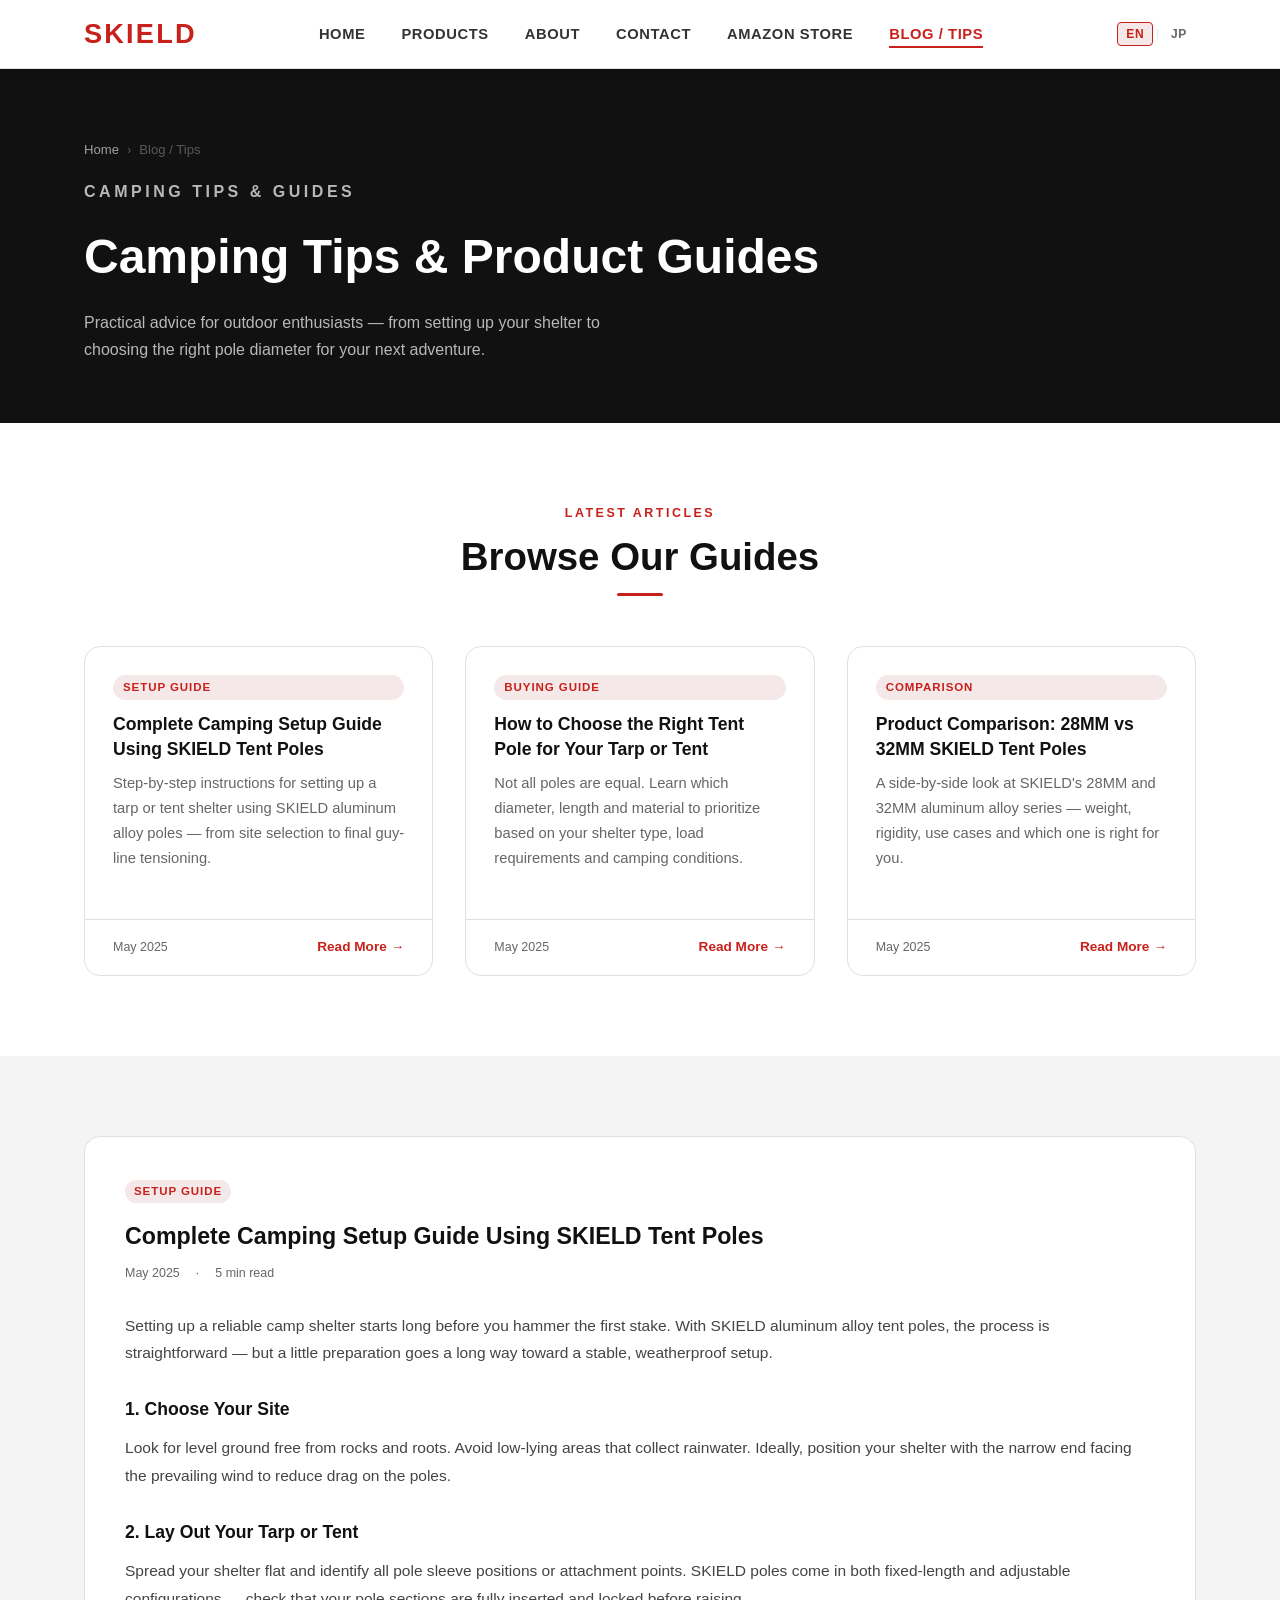
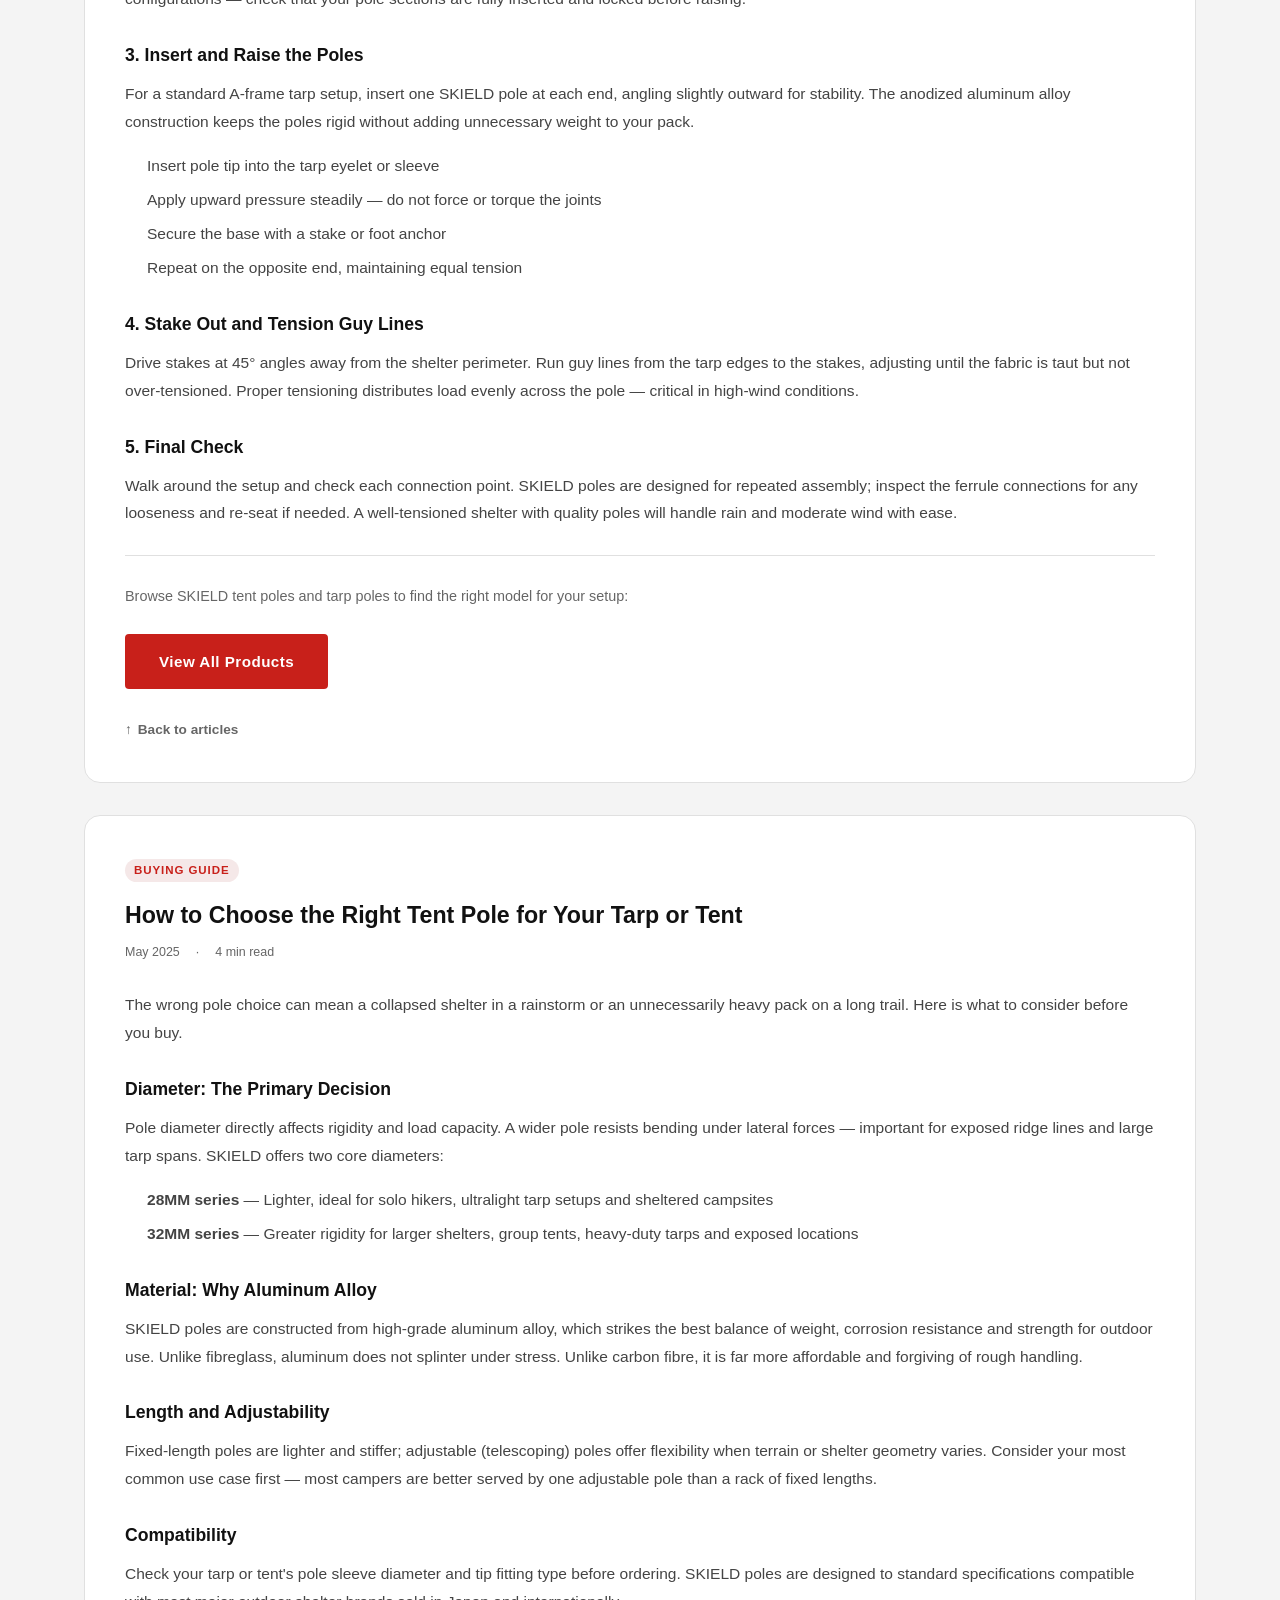
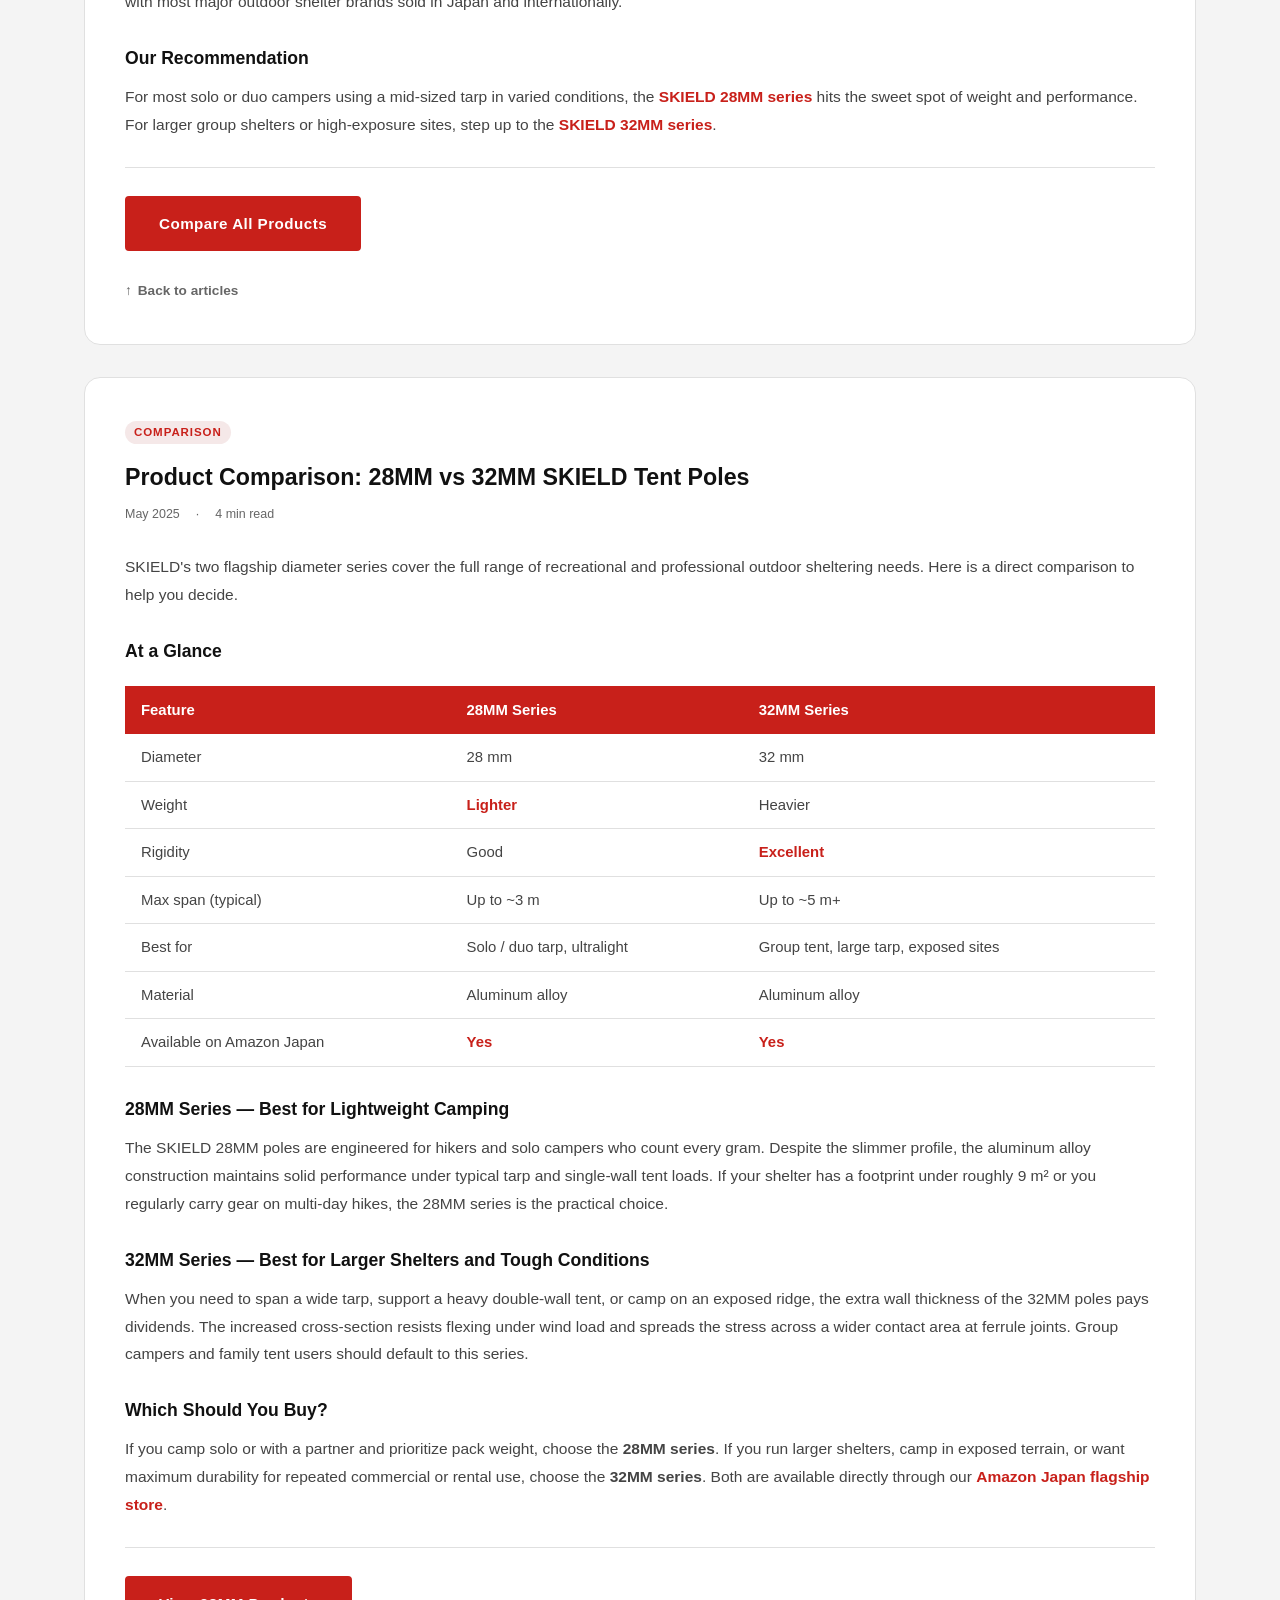
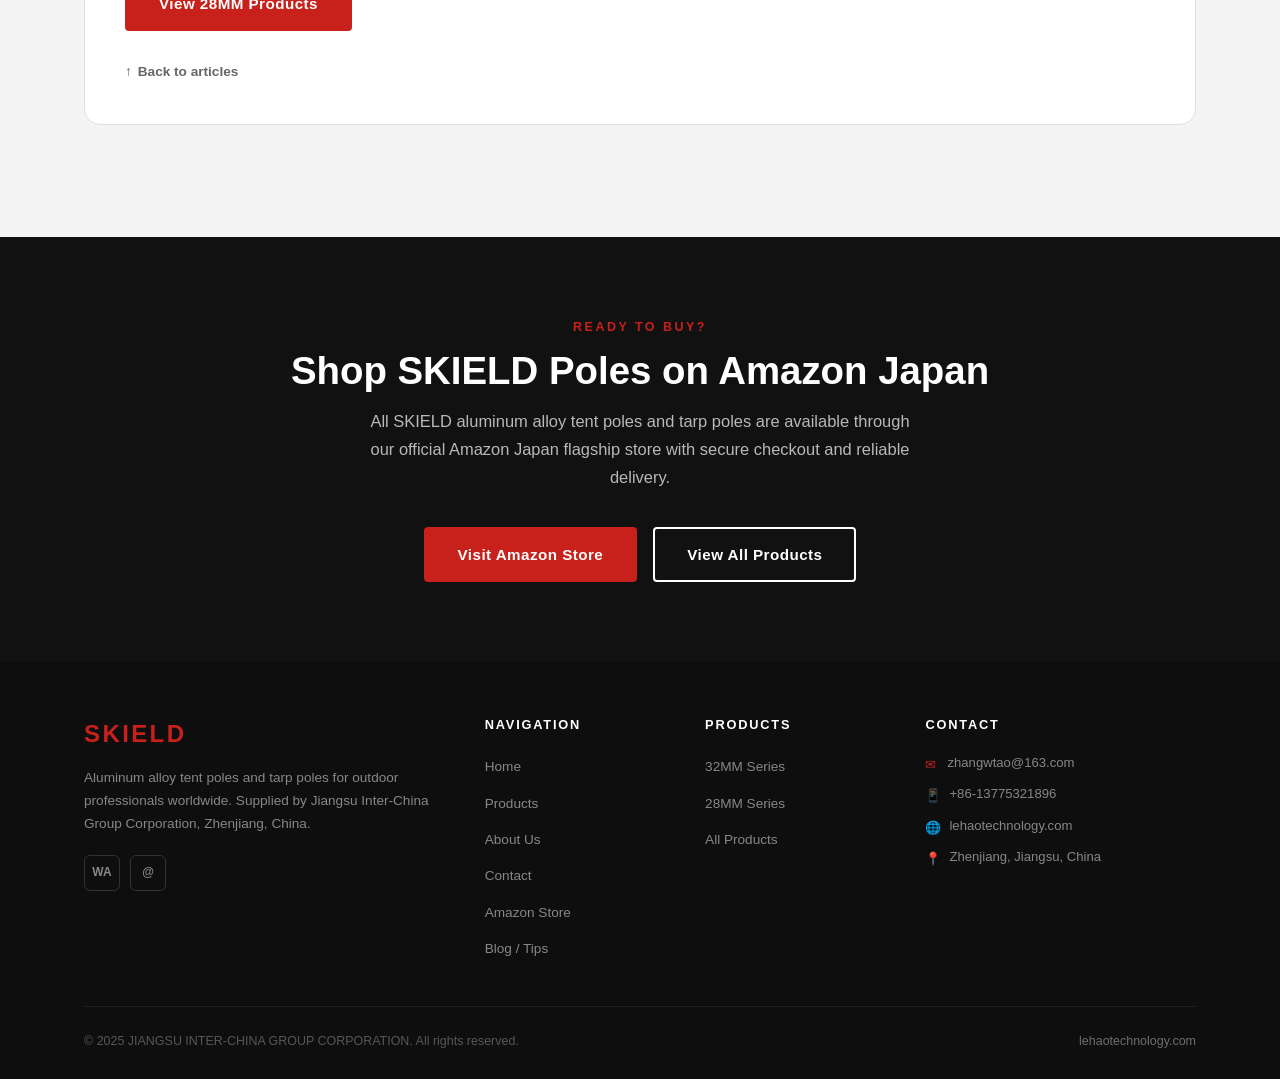
<file: blog.html>
<!DOCTYPE html>
<html lang="en">
<head>
  <meta charset="UTF-8" />
  <meta name="viewport" content="width=device-width, initial-scale=1.0" />
  <title>Camping Tips &amp; Product Guides — SKIELD Tent Poles</title>
  <meta name="description" content="Camping tips, setup guides and product comparisons for SKIELD aluminum alloy tent poles and tarp poles. Learn how to choose the right pole for your outdoor adventure." />
  <link rel="canonical" href="https://lehaotechnology.com/blog.html" />
  <link rel="stylesheet" href="assets/css/style.css" />
  <style>
    /* Blog-specific styles */
    .blog-grid { display:grid; grid-template-columns:1fr; gap:32px; }
    @media(min-width:768px){ .blog-grid { grid-template-columns:repeat(2,1fr); } }
    @media(min-width:1024px){ .blog-grid { grid-template-columns:repeat(3,1fr); } }

    .blog-card { background:#fff; border:1px solid var(--border); border-radius:16px; overflow:hidden; display:flex; flex-direction:column; transition:box-shadow 0.2s,transform 0.2s; }
    .blog-card:hover { box-shadow:0 8px 32px rgba(0,0,0,0.10); transform:translateY(-3px); }
    .blog-card-badge { display:inline-block; font-size:0.72rem; font-weight:700; letter-spacing:0.08em; text-transform:uppercase; color:var(--red); background:var(--red-light); padding:3px 10px; border-radius:99px; margin-bottom:12px; }
    .blog-card-body { padding:28px; flex:1; display:flex; flex-direction:column; }
    .blog-card-title { font-size:1.1rem; font-weight:700; color:var(--dark); margin-bottom:10px; line-height:1.4; }
    .blog-card-excerpt { font-size:0.92rem; color:var(--gray-mid); line-height:1.7; flex:1; margin-bottom:20px; }
    .blog-card-footer { display:flex; align-items:center; justify-content:space-between; padding:16px 28px; border-top:1px solid var(--border); background:var(--bg-alt); }
    .blog-card-date { font-size:0.78rem; color:var(--gray-mid); }
    .blog-read-more { font-size:0.85rem; font-weight:600; color:var(--red); text-decoration:none; display:flex; align-items:center; gap:4px; }
    .blog-read-more:hover { text-decoration:underline; }
    .blog-read-more::after { content:'→'; }

    /* Full article */
    .article-section { background:#fff; border:1px solid var(--border); border-radius:16px; padding:40px; margin-bottom:32px; }
    .article-section h2 { font-size:1.45rem; font-weight:700; color:var(--dark); margin-bottom:8px; }
    .article-section h3 { font-size:1.1rem; font-weight:700; color:var(--dark); margin:28px 0 10px; }
    .article-section p { font-size:0.97rem; color:#444; line-height:1.8; margin-bottom:16px; }
    .article-section ul { padding-left:22px; margin-bottom:16px; }
    .article-section li { font-size:0.97rem; color:#444; line-height:1.8; margin-bottom:6px; }
    .article-meta { font-size:0.78rem; color:var(--gray-mid); margin-bottom:28px; display:flex; gap:16px; flex-wrap:wrap; }
    .article-tag { display:inline-block; font-size:0.72rem; font-weight:700; letter-spacing:0.08em; text-transform:uppercase; color:var(--red); background:var(--red-light); padding:2px 9px; border-radius:99px; margin-bottom:14px; }
    .article-divider { border:none; border-top:1px solid var(--border); margin:28px 0; }
    .article-cta { display:flex; gap:12px; flex-wrap:wrap; margin-top:24px; }
    .back-to-top { display:inline-flex; align-items:center; gap:6px; font-size:0.85rem; font-weight:600; color:var(--gray-mid); text-decoration:none; }
    .back-to-top:hover { color:var(--red); }
    .back-to-top::before { content:'↑'; }

    .comparison-table { width:100%; border-collapse:collapse; margin:20px 0; font-size:0.93rem; }
    .comparison-table th { background:var(--red); color:#fff; padding:12px 16px; text-align:left; }
    .comparison-table td { padding:11px 16px; border-bottom:1px solid var(--border); color:#444; }
    .comparison-table tr:nth-child(even) td { background:var(--bg-alt); }
    .comparison-table .highlight { color:var(--red); font-weight:700; }
  </style>
  <!-- Google Analytics GA4 -->
  <script async src="https://www.googletagmanager.com/gtag/js?id=G-ZYKHGVJK08"></script>
  <script>
    window.dataLayer = window.dataLayer || [];
    function gtag(){dataLayer.push(arguments);}
    gtag('js', new Date());
    gtag('config', 'G-ZYKHGVJK08');
  </script>
  <!-- Google Search Console verification -->
  <meta name="google-site-verification" content="YOUR_VERIFICATION_CODE" />
  <!-- TikTok Pixel -->
  <script>
    !function(w,d,t){w.TiktokAnalyticsObject=t;var ttq=w[t]=w[t]||[];ttq.methods=["page","track","identify","instances","debug","on","off","once","ready","alias","group","enableCookie","disableCookie"],ttq.setAndDefer=function(t,e){t[e]=function(){t.push([e].concat(Array.prototype.slice.call(arguments,0)))}};for(var i=0;i<ttq.methods.length;i++)ttq.setAndDefer(ttq,ttq.methods[i]);ttq.instance=function(t){for(var e=ttq._i[t]||[],n=0;n<ttq.methods.length;n++)ttq.setAndDefer(e,ttq.methods[n]);return e},ttq.load=function(e,n){var i="https://analytics.tiktok.com/i18n/pixel/events.js";ttq._i=ttq._i||{},ttq._i[e]=[],ttq._i[e]._u=i,ttq._t=ttq._t||{},ttq._t[e]=+new Date,ttq._o=ttq._o||{},ttq._o[e]=n||{};var o=document.createElement("script");o.type="text/javascript",o.async=!0,o.src=i+"?sdkid="+e+"&lib="+t;var a=document.getElementsByTagName("script")[0];a.parentNode.insertBefore(o,a)};ttq.load('YOUR_PIXEL_ID');ttq.page()}(window,document,'ttq');
  </script>
</head>
<body>

<!-- ========== HEADER ========== -->
<header class="site-header">
  <div class="container header-inner">
    <a href="index.html" class="logo">SKIELD</a>
    <nav class="site-nav" id="siteNav" role="navigation" aria-label="Main navigation">
      <ul>
        <li><a href="index.html">Home</a></li>
        <li><a href="products.html">Products</a></li>
        <li><a href="about.html">About</a></li>
        <li><a href="contact.html">Contact</a></li>
        <li><a href="amazon.html">Amazon Store</a></li>
        <li><a href="blog.html" class="active">Blog / Tips</a></li>
      </ul>
    </nav>
    <div class="lang-switcher">
      <a href="blog.html" class="lang-btn active" aria-current="true">EN</a>
      <span class="lang-sep">|</span>
      <a href="blog-ja.html" class="lang-btn">JP</a>
    </div>
    <button class="menu-toggle" id="menuToggle" aria-label="Toggle navigation" aria-expanded="false">
      <span></span><span></span><span></span>
    </button>
  </div>
</header>

<!-- ========== PAGE HERO ========== -->
<section class="page-hero" aria-label="Blog page header">
  <div class="container">
    <nav class="breadcrumb" aria-label="Breadcrumb">
      <a href="index.html">Home</a>
      <span>›</span>
      <span>Blog / Tips</span>
    </nav>
    <p class="page-hero-tag">Camping Tips &amp; Guides</p>
    <h1>Camping Tips &amp; Product Guides</h1>
    <p>Practical advice for outdoor enthusiasts — from setting up your shelter to choosing the right pole diameter for your next adventure.</p>
  </div>
</section>

<!-- ========== BLOG CARDS ========== -->
<section class="section" aria-labelledby="blog-cards-title">
  <div class="container">
    <div class="section-header centered">
      <p class="section-tag">Latest Articles</p>
      <h2 class="section-title" id="blog-cards-title">Browse Our Guides</h2>
      <div class="divider"></div>
    </div>

    <div class="blog-grid">

      <div class="blog-card">
        <div class="blog-card-body">
          <span class="blog-card-badge">Setup Guide</span>
          <h3 class="blog-card-title">Complete Camping Setup Guide Using SKIELD Tent Poles</h3>
          <p class="blog-card-excerpt">Step-by-step instructions for setting up a tarp or tent shelter using SKIELD aluminum alloy poles — from site selection to final guy-line tensioning.</p>
        </div>
        <div class="blog-card-footer">
          <span class="blog-card-date">May 2025</span>
          <a href="#article-setup" class="blog-read-more">Read More</a>
        </div>
      </div>

      <div class="blog-card">
        <div class="blog-card-body">
          <span class="blog-card-badge">Buying Guide</span>
          <h3 class="blog-card-title">How to Choose the Right Tent Pole for Your Tarp or Tent</h3>
          <p class="blog-card-excerpt">Not all poles are equal. Learn which diameter, length and material to prioritize based on your shelter type, load requirements and camping conditions.</p>
        </div>
        <div class="blog-card-footer">
          <span class="blog-card-date">May 2025</span>
          <a href="#article-choosing" class="blog-read-more">Read More</a>
        </div>
      </div>

      <div class="blog-card">
        <div class="blog-card-body">
          <span class="blog-card-badge">Comparison</span>
          <h3 class="blog-card-title">Product Comparison: 28MM vs 32MM SKIELD Tent Poles</h3>
          <p class="blog-card-excerpt">A side-by-side look at SKIELD's 28MM and 32MM aluminum alloy series — weight, rigidity, use cases and which one is right for you.</p>
        </div>
        <div class="blog-card-footer">
          <span class="blog-card-date">May 2025</span>
          <a href="#article-comparison" class="blog-read-more">Read More</a>
        </div>
      </div>

    </div>
  </div>
</section>

<!-- ========== FULL ARTICLES ========== -->
<section class="section section-alt" aria-label="Full articles">
  <div class="container">

    <!-- Article 1 -->
    <article class="article-section" id="article-setup">
      <span class="article-tag">Setup Guide</span>
      <h2>Complete Camping Setup Guide Using SKIELD Tent Poles</h2>
      <div class="article-meta">
        <span>May 2025</span>
        <span>·</span>
        <span>5 min read</span>
      </div>

      <p>Setting up a reliable camp shelter starts long before you hammer the first stake. With SKIELD aluminum alloy tent poles, the process is straightforward — but a little preparation goes a long way toward a stable, weatherproof setup.</p>

      <h3>1. Choose Your Site</h3>
      <p>Look for level ground free from rocks and roots. Avoid low-lying areas that collect rainwater. Ideally, position your shelter with the narrow end facing the prevailing wind to reduce drag on the poles.</p>

      <h3>2. Lay Out Your Tarp or Tent</h3>
      <p>Spread your shelter flat and identify all pole sleeve positions or attachment points. SKIELD poles come in both fixed-length and adjustable configurations — check that your pole sections are fully inserted and locked before raising.</p>

      <h3>3. Insert and Raise the Poles</h3>
      <p>For a standard A-frame tarp setup, insert one SKIELD pole at each end, angling slightly outward for stability. The anodized aluminum alloy construction keeps the poles rigid without adding unnecessary weight to your pack.</p>
      <ul>
        <li>Insert pole tip into the tarp eyelet or sleeve</li>
        <li>Apply upward pressure steadily — do not force or torque the joints</li>
        <li>Secure the base with a stake or foot anchor</li>
        <li>Repeat on the opposite end, maintaining equal tension</li>
      </ul>

      <h3>4. Stake Out and Tension Guy Lines</h3>
      <p>Drive stakes at 45° angles away from the shelter perimeter. Run guy lines from the tarp edges to the stakes, adjusting until the fabric is taut but not over-tensioned. Proper tensioning distributes load evenly across the pole — critical in high-wind conditions.</p>

      <h3>5. Final Check</h3>
      <p>Walk around the setup and check each connection point. SKIELD poles are designed for repeated assembly; inspect the ferrule connections for any looseness and re-seat if needed. A well-tensioned shelter with quality poles will handle rain and moderate wind with ease.</p>

      <hr class="article-divider" />
      <p style="font-size:0.9rem;color:var(--gray-mid);">Browse SKIELD tent poles and tarp poles to find the right model for your setup:</p>
      <div class="article-cta">
        <a href="products.html" class="btn btn-primary">View All Products</a>
        <a href="https://www.amazon.co.jp/stores/page/3EDA29F3-DD83-4CA9-91CB-27B599A195C6" target="_blank" rel="noopener noreferrer" class="btn btn-outline">Buy on Amazon Japan</a>
      </div>
      <br/>
      <a href="#blog-cards-title" class="back-to-top">Back to articles</a>
    </article>

    <!-- Article 2 -->
    <article class="article-section" id="article-choosing">
      <span class="article-tag">Buying Guide</span>
      <h2>How to Choose the Right Tent Pole for Your Tarp or Tent</h2>
      <div class="article-meta">
        <span>May 2025</span>
        <span>·</span>
        <span>4 min read</span>
      </div>

      <p>The wrong pole choice can mean a collapsed shelter in a rainstorm or an unnecessarily heavy pack on a long trail. Here is what to consider before you buy.</p>

      <h3>Diameter: The Primary Decision</h3>
      <p>Pole diameter directly affects rigidity and load capacity. A wider pole resists bending under lateral forces — important for exposed ridge lines and large tarp spans. SKIELD offers two core diameters:</p>
      <ul>
        <li><strong>28MM series</strong> — Lighter, ideal for solo hikers, ultralight tarp setups and sheltered campsites</li>
        <li><strong>32MM series</strong> — Greater rigidity for larger shelters, group tents, heavy-duty tarps and exposed locations</li>
      </ul>

      <h3>Material: Why Aluminum Alloy</h3>
      <p>SKIELD poles are constructed from high-grade aluminum alloy, which strikes the best balance of weight, corrosion resistance and strength for outdoor use. Unlike fibreglass, aluminum does not splinter under stress. Unlike carbon fibre, it is far more affordable and forgiving of rough handling.</p>

      <h3>Length and Adjustability</h3>
      <p>Fixed-length poles are lighter and stiffer; adjustable (telescoping) poles offer flexibility when terrain or shelter geometry varies. Consider your most common use case first — most campers are better served by one adjustable pole than a rack of fixed lengths.</p>

      <h3>Compatibility</h3>
      <p>Check your tarp or tent's pole sleeve diameter and tip fitting type before ordering. SKIELD poles are designed to standard specifications compatible with most major outdoor shelter brands sold in Japan and internationally.</p>

      <h3>Our Recommendation</h3>
      <p>For most solo or duo campers using a mid-sized tarp in varied conditions, the <a href="products.html#28mm" style="color:var(--red);font-weight:600;">SKIELD 28MM series</a> hits the sweet spot of weight and performance. For larger group shelters or high-exposure sites, step up to the <a href="products.html#32mm" style="color:var(--red);font-weight:600;">SKIELD 32MM series</a>.</p>

      <hr class="article-divider" />
      <div class="article-cta">
        <a href="products.html" class="btn btn-primary">Compare All Products</a>
        <a href="https://www.amazon.co.jp/stores/page/3EDA29F3-DD83-4CA9-91CB-27B599A195C6" target="_blank" rel="noopener noreferrer" class="btn btn-outline">Buy on Amazon Japan</a>
      </div>
      <br/>
      <a href="#blog-cards-title" class="back-to-top">Back to articles</a>
    </article>

    <!-- Article 3 -->
    <article class="article-section" id="article-comparison">
      <span class="article-tag">Comparison</span>
      <h2>Product Comparison: 28MM vs 32MM SKIELD Tent Poles</h2>
      <div class="article-meta">
        <span>May 2025</span>
        <span>·</span>
        <span>4 min read</span>
      </div>

      <p>SKIELD's two flagship diameter series cover the full range of recreational and professional outdoor sheltering needs. Here is a direct comparison to help you decide.</p>

      <h3>At a Glance</h3>
      <table class="comparison-table" aria-label="28MM vs 32MM comparison">
        <thead>
          <tr>
            <th>Feature</th>
            <th>28MM Series</th>
            <th>32MM Series</th>
          </tr>
        </thead>
        <tbody>
          <tr><td>Diameter</td><td>28 mm</td><td>32 mm</td></tr>
          <tr><td>Weight</td><td class="highlight">Lighter</td><td>Heavier</td></tr>
          <tr><td>Rigidity</td><td>Good</td><td class="highlight">Excellent</td></tr>
          <tr><td>Max span (typical)</td><td>Up to ~3 m</td><td>Up to ~5 m+</td></tr>
          <tr><td>Best for</td><td>Solo / duo tarp, ultralight</td><td>Group tent, large tarp, exposed sites</td></tr>
          <tr><td>Material</td><td>Aluminum alloy</td><td>Aluminum alloy</td></tr>
          <tr><td>Available on Amazon Japan</td><td class="highlight">Yes</td><td class="highlight">Yes</td></tr>
        </tbody>
      </table>

      <h3>28MM Series — Best for Lightweight Camping</h3>
      <p>The SKIELD 28MM poles are engineered for hikers and solo campers who count every gram. Despite the slimmer profile, the aluminum alloy construction maintains solid performance under typical tarp and single-wall tent loads. If your shelter has a footprint under roughly 9 m² or you regularly carry gear on multi-day hikes, the 28MM series is the practical choice.</p>

      <h3>32MM Series — Best for Larger Shelters and Tough Conditions</h3>
      <p>When you need to span a wide tarp, support a heavy double-wall tent, or camp on an exposed ridge, the extra wall thickness of the 32MM poles pays dividends. The increased cross-section resists flexing under wind load and spreads the stress across a wider contact area at ferrule joints. Group campers and family tent users should default to this series.</p>

      <h3>Which Should You Buy?</h3>
      <p>If you camp solo or with a partner and prioritize pack weight, choose the <strong>28MM series</strong>. If you run larger shelters, camp in exposed terrain, or want maximum durability for repeated commercial or rental use, choose the <strong>32MM series</strong>. Both are available directly through our <a href="https://www.amazon.co.jp/stores/page/3EDA29F3-DD83-4CA9-91CB-27B599A195C6" target="_blank" rel="noopener noreferrer" style="color:var(--red);font-weight:600;">Amazon Japan flagship store</a>.</p>

      <hr class="article-divider" />
      <div class="article-cta">
        <a href="products.html#28mm" class="btn btn-primary">View 28MM Products</a>
        <a href="products.html#32mm" class="btn btn-outline">View 32MM Products</a>
      </div>
      <br/>
      <a href="#blog-cards-title" class="back-to-top">Back to articles</a>
    </article>

  </div>
</section>

<!-- ========== CTA ========== -->
<section class="cta-section" aria-labelledby="cta-title">
  <div class="container">
    <p class="section-tag" style="justify-content:center;display:flex;">Ready to Buy?</p>
    <h2 class="section-title" id="cta-title">Shop SKIELD Poles on Amazon Japan</h2>
    <p class="section-lead">All SKIELD aluminum alloy tent poles and tarp poles are available through our official Amazon Japan flagship store with secure checkout and reliable delivery.</p>
    <div class="cta-btns">
      <a href="https://www.amazon.co.jp/stores/page/3EDA29F3-DD83-4CA9-91CB-27B599A195C6" target="_blank" rel="noopener noreferrer" class="btn btn-primary">Visit Amazon Store</a>
      <a href="products.html" class="btn btn-outline">View All Products</a>
    </div>
  </div>
</section>

<!-- ========== FOOTER ========== -->
<footer class="site-footer" aria-label="Site footer">
  <div class="container">
    <div class="footer-grid">
      <div>
        <p class="footer-logo">SKIELD</p>
        <p class="footer-about">Aluminum alloy tent poles and tarp poles for outdoor professionals worldwide. Supplied by Jiangsu Inter-China Group Corporation, Zhenjiang, China.</p>
        <div class="footer-social">
          <a href="contact.html" class="social-link" aria-label="WhatsApp">WA</a>
          <a href="mailto:zhangwtao@163.com" class="social-link" aria-label="Email">@</a>
        </div>
      </div>
      <div class="footer-col">
        <h4>Navigation</h4>
        <ul class="footer-links">
          <li><a href="index.html">Home</a></li>
          <li><a href="products.html">Products</a></li>
          <li><a href="about.html">About Us</a></li>
          <li><a href="contact.html">Contact</a></li>
          <li><a href="amazon.html">Amazon Store</a></li>
          <li><a href="blog.html">Blog / Tips</a></li>
        </ul>
      </div>
      <div class="footer-col">
        <h4>Products</h4>
        <ul class="footer-links">
          <li><a href="products.html#32mm">32MM Series</a></li>
          <li><a href="products.html#28mm">28MM Series</a></li>
          <li><a href="products.html">All Products</a></li>
        </ul>
      </div>
      <div class="footer-col">
        <h4>Contact</h4>
        <ul class="footer-contact-list">
          <li class="footer-contact-item"><span class="fi">✉</span><span><a href="mailto:zhangwtao@163.com">zhangwtao@163.com</a></span></li>
          <li class="footer-contact-item"><span class="fi">📱</span><span>+86-13775321896</span></li>
          <li class="footer-contact-item"><span class="fi">🌐</span><span><a href="https://lehaotechnology.com/">lehaotechnology.com</a></span></li>
          <li class="footer-contact-item"><span class="fi">📍</span><span>Zhenjiang, Jiangsu, China</span></li>
        </ul>
      </div>
    </div>
    <div class="footer-bottom">
      <p>&copy; 2025 JIANGSU INTER-CHINA GROUP CORPORATION. All rights reserved.</p>
      <p><a href="https://lehaotechnology.com/">lehaotechnology.com</a></p>
    </div>
  </div>
</footer>

<script src="assets/js/main.js"></script>
</body>
</html>
</file>
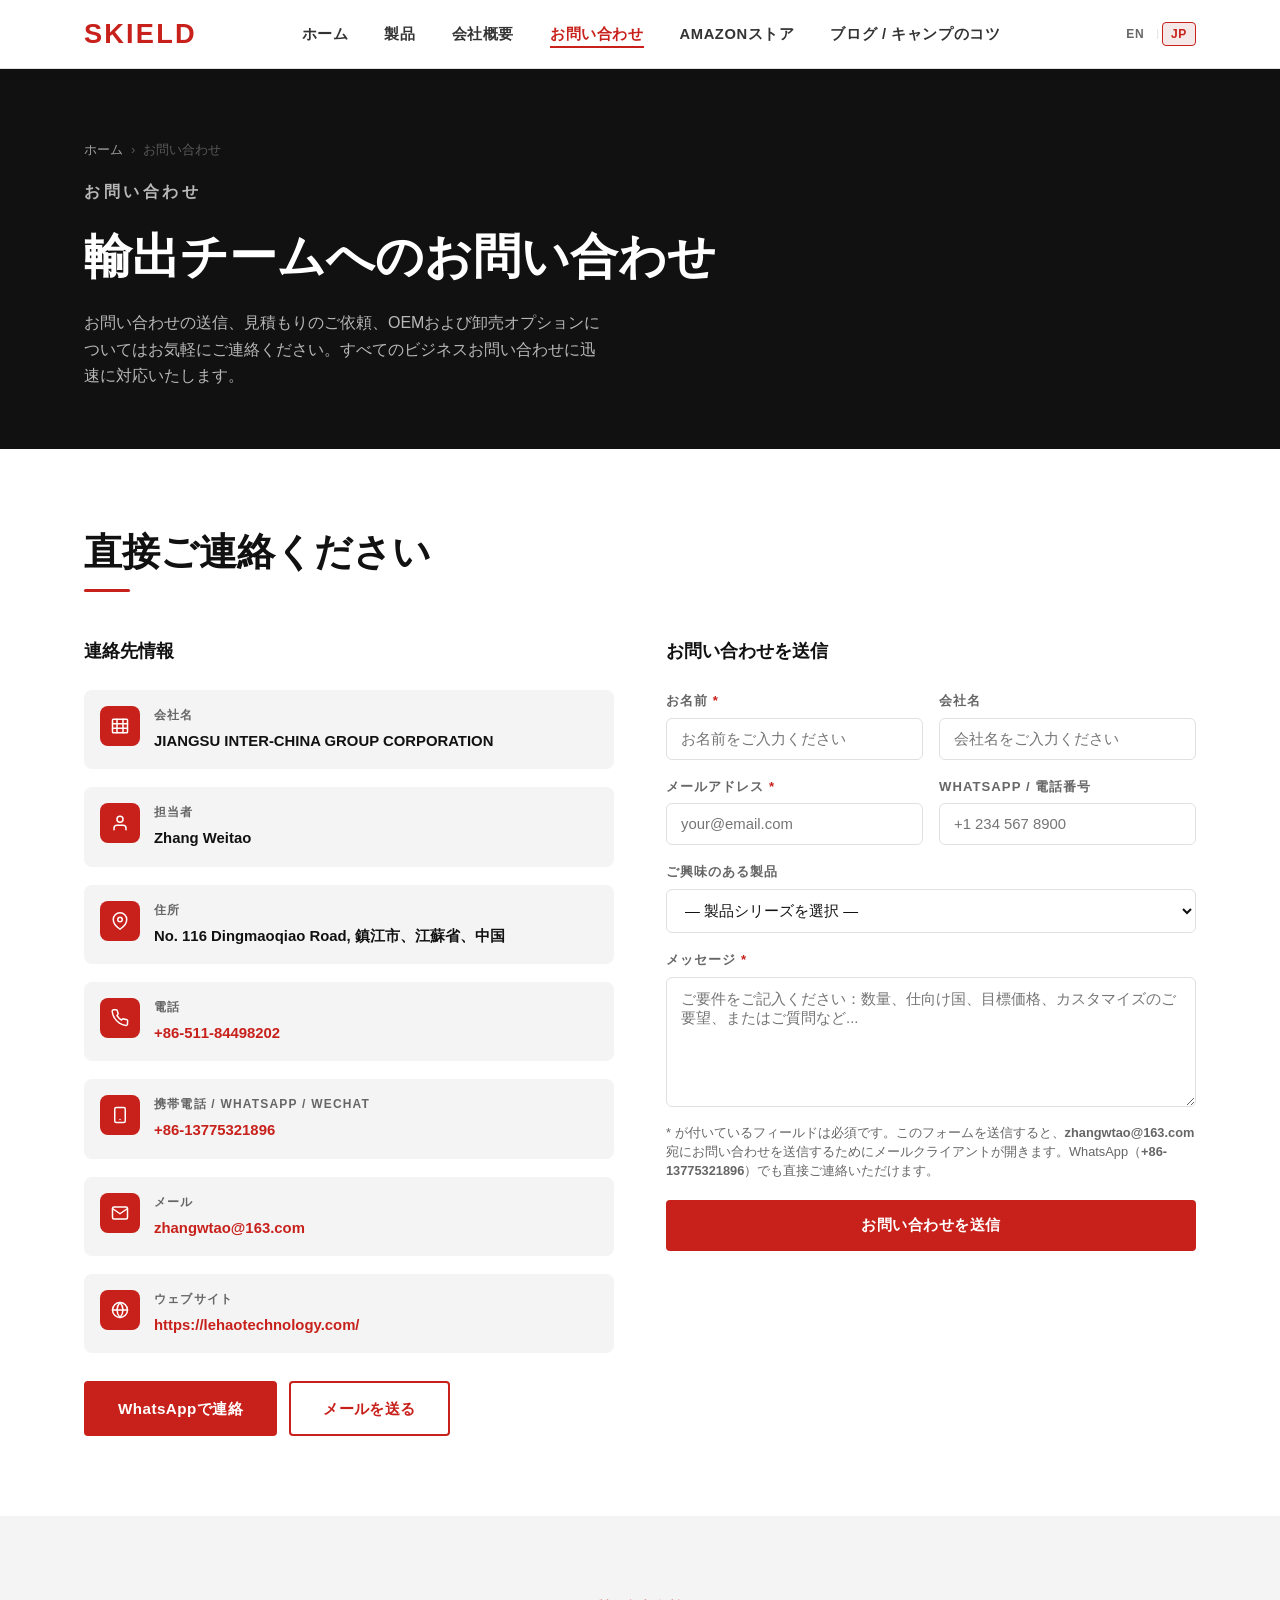
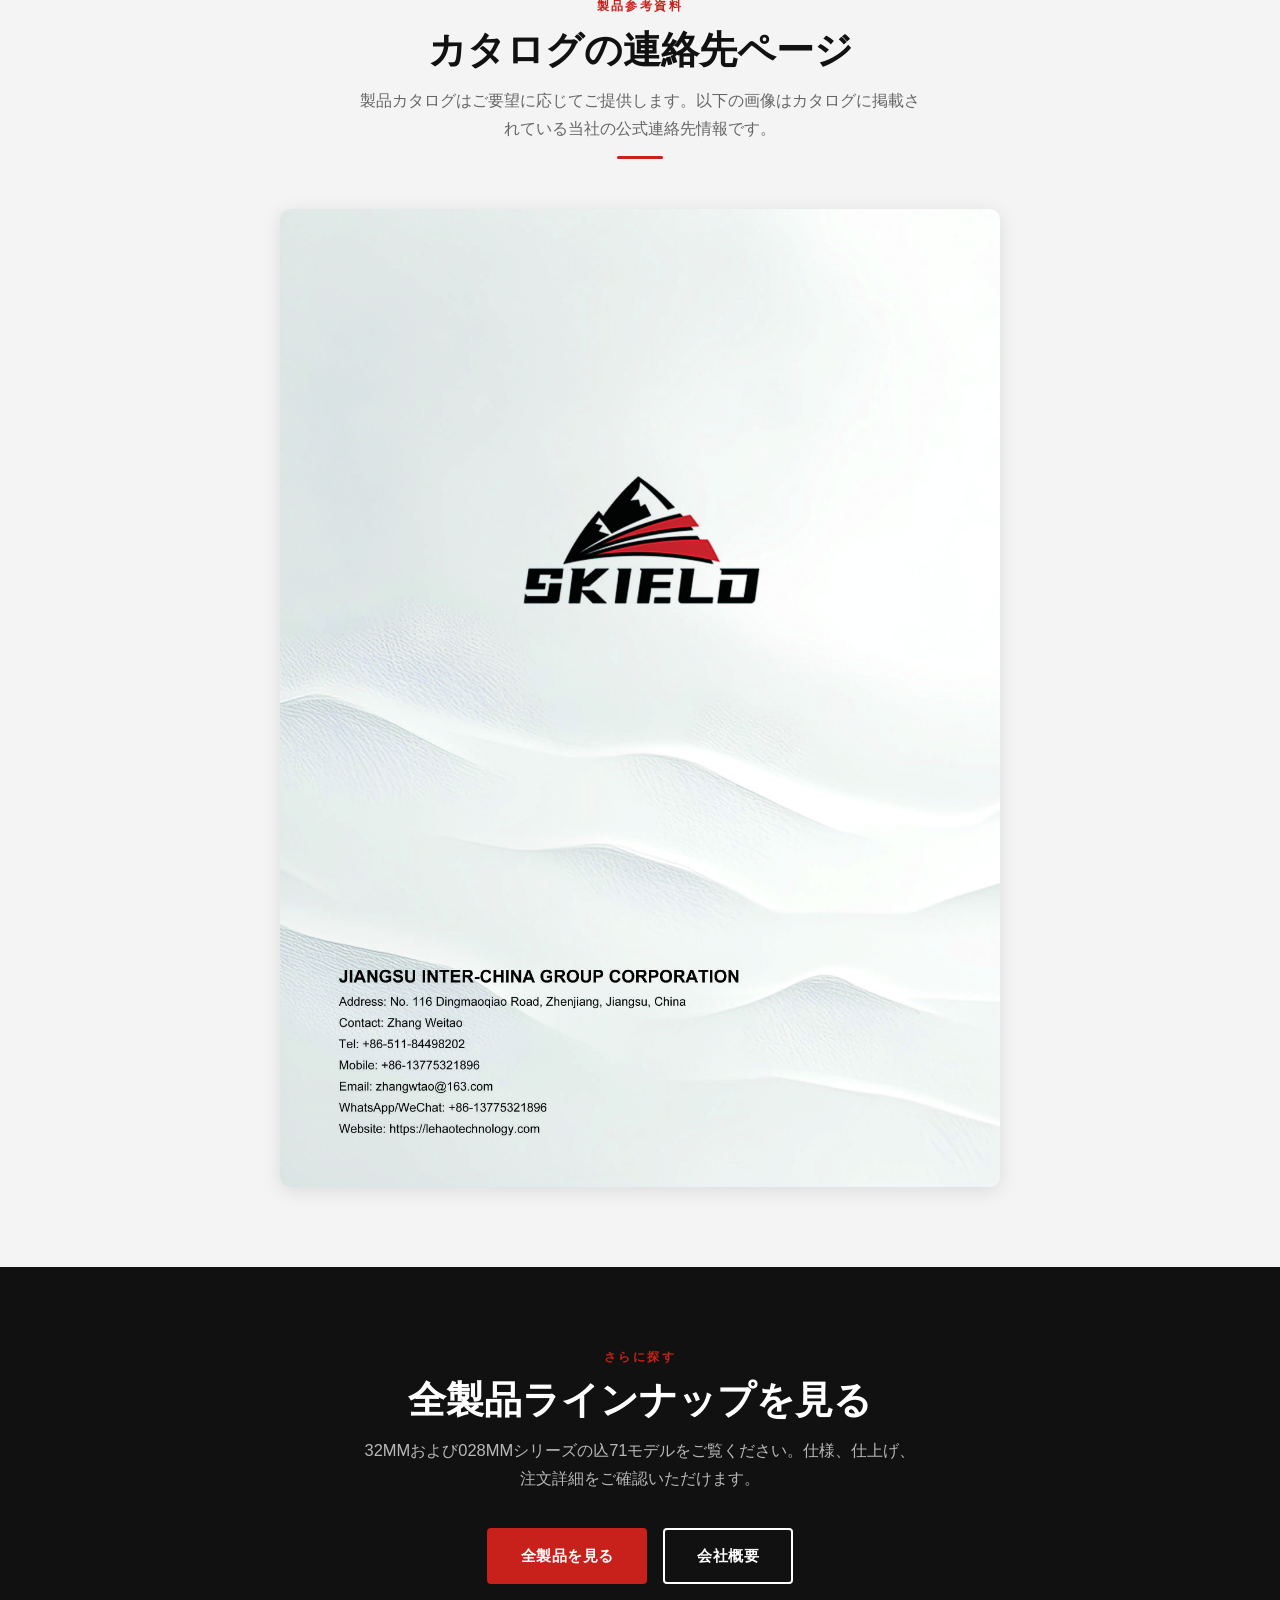
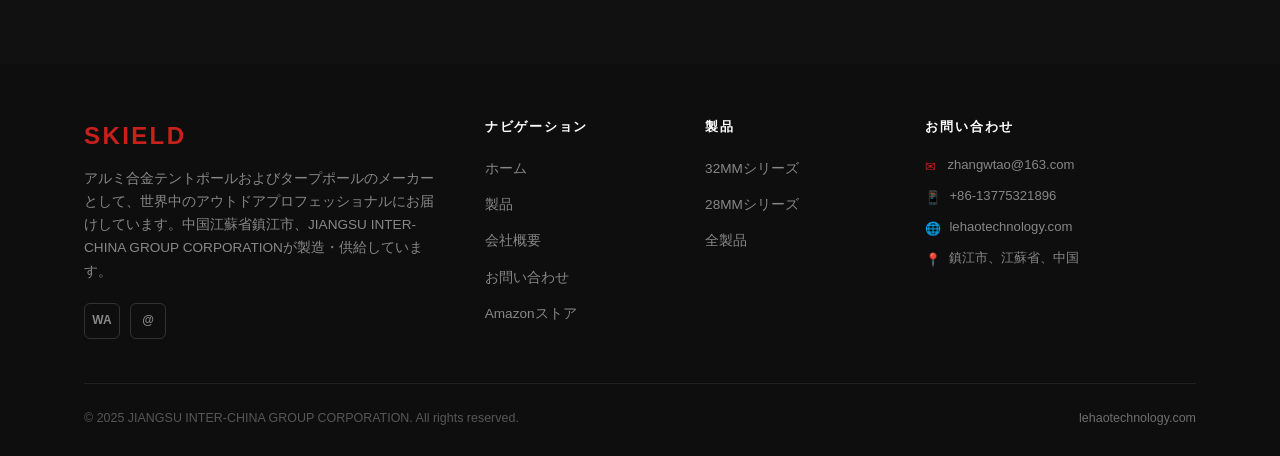
<file: contact-ja.html>
<!DOCTYPE html>
<html lang="ja">
<head>
  <meta charset="UTF-8" />
  <meta name="viewport" content="width=device-width, initial-scale=1.0" />
  <title>お問い合わせ — SKIELD アルミ合金テントポール / タープポール</title>
  <meta name="description" content="SKIELDの製品に関するお問い合わせ、卸売価格、OEM注文、輸出情報はJIANGSU INTER-CHINA GROUP CORPORATIONまでご連絡ください。メール、WhatsApp、お問い合わせフォームをご利用いただけます。" />
  <link rel="canonical" href="https://lehaotechnology.com/contact-ja.html" />
  <link rel="stylesheet" href="assets/css/style.css" />
  <!-- Google Analytics GA4 -->
  <script async src="https://www.googletagmanager.com/gtag/js?id=G-ZYKHGVJK08"></script>
  <script>
    window.dataLayer = window.dataLayer || [];
    function gtag(){dataLayer.push(arguments);}
    gtag('js', new Date());
    gtag('config', 'G-ZYKHGVJK08');
  </script>
  <!-- Google Search Console verification -->
  <meta name="google-site-verification" content="YOUR_VERIFICATION_CODE" />
  <!-- TikTok Pixel -->
  <script>
    !function(w,d,t){w.TiktokAnalyticsObject=t;var ttq=w[t]=w[t]||[];ttq.methods=["page","track","identify","instances","debug","on","off","once","ready","alias","group","enableCookie","disableCookie"],ttq.setAndDefer=function(t,e){t[e]=function(){t.push([e].concat(Array.prototype.slice.call(arguments,0)))}};for(var i=0;i<ttq.methods.length;i++)ttq.setAndDefer(ttq,ttq.methods[i]);ttq.instance=function(t){for(var e=ttq._i[t]||[],n=0;n<ttq.methods.length;n++)ttq.setAndDefer(e,ttq.methods[n]);return e},ttq.load=function(e,n){var i="https://analytics.tiktok.com/i18n/pixel/events.js";ttq._i=ttq._i||{},ttq._i[e]=[],ttq._i[e]._u=i,ttq._t=ttq._t||{},ttq._t[e]=+new Date,ttq._o=ttq._o||{},ttq._o[e]=n||{};var o=document.createElement("script");o.type="text/javascript",o.async=!0,o.src=i+"?sdkid="+e+"&lib="+t;var a=document.getElementsByTagName("script")[0];a.parentNode.insertBefore(o,a)};ttq.load('YOUR_PIXEL_ID');ttq.page()}(window,document,'ttq');
  </script>
</head>
<body>
<header class="site-header">
  <div class="container header-inner">
    <a href="index-ja.html" class="logo">SKIELD</a>
    <nav class="site-nav" id="siteNav" role="navigation" aria-label="メインナビゲーション">
      <ul>
        <li><a href="index-ja.html">ホーム</a></li>
        <li><a href="products-ja.html">製品</a></li>
        <li><a href="about-ja.html">会社概要</a></li>
        <li><a href="contact-ja.html" class="active">お問い合わせ</a></li>
        <li><a href="amazon-ja.html">Amazonストア</a></li>
        <li><a href="blog-ja.html">ブログ / キャンプのコツ</a></li>
      </ul>
    </nav>
    <div class="lang-switcher">
      <a href="contact.html" class="lang-btn">EN</a>
      <span class="lang-sep">|</span>
      <a href="contact-ja.html" class="lang-btn active" aria-current="true">JP</a>
    </div>
    <button class="menu-toggle" id="menuToggle" aria-label="ナビゲーションを開閉" aria-expanded="false"><span></span><span></span><span></span></button>
  </div>
</header>
<section class="page-hero" aria-label="お問い合わせページヘッダー">
  <div class="container">
    <nav class="breadcrumb" aria-label="パンくずリスト"><a href="index-ja.html">ホーム</a><span>›</span><span>お問い合わせ</span></nav>
    <p class="page-hero-tag">お問い合わせ</p>
    <h1>輸出チームへのお問い合わせ</h1>
    <p>お問い合わせの送信、見積もりのご依頼、OEMおよび卸売オプションについてはお気軽にご連絡ください。すべてのビジネスお問い合わせに迅速に対応いたします。</p>
  </div>
</section>
<section class="section" aria-labelledby="contact-title">
  <div class="container">
    <h2 class="section-title" id="contact-title" style="margin-bottom:10px;">直接ご連絡ください</h2>
    <div class="divider" style="margin-bottom:44px;"></div>
    <div class="contact-grid">
      <div class="contact-info">
        <h3>連絡先情報</h3>
        <div class="contact-items">
          <div class="contact-item">
            <div class="contact-item-icon"><svg viewBox="0 0 24 24" aria-hidden="true"><rect x="2" y="3" width="20" height="18" rx="1"/><line x1="8" y1="21" x2="8" y2="3"/><line x1="16" y1="21" x2="16" y2="3"/><line x1="2" y1="9" x2="22" y2="9"/><line x1="2" y1="15" x2="22" y2="15"/></svg></div>
            <div><p class="contact-item-label">会社名</p><p class="contact-item-value">JIANGSU INTER-CHINA GROUP CORPORATION</p></div>
          </div>
          <div class="contact-item">
            <div class="contact-item-icon"><svg viewBox="0 0 24 24" aria-hidden="true"><path d="M20 21v-2a4 4 0 0 0-4-4H8a4 4 0 0 0-4 4v2"/><circle cx="12" cy="7" r="4"/></svg></div>
            <div><p class="contact-item-label">担当者</p><p class="contact-item-value">Zhang Weitao</p></div>
          </div>
          <div class="contact-item">
            <div class="contact-item-icon"><svg viewBox="0 0 24 24" aria-hidden="true"><path d="M21 10c0 7-9 13-9 13s-9-6-9-13a9 9 0 0 1 18 0z"/><circle cx="12" cy="10" r="3"/></svg></div>
            <div><p class="contact-item-label">住所</p><p class="contact-item-value">No. 116 Dingmaoqiao Road, 鎮江市、江蘇省、中国</p></div>
          </div>
          <div class="contact-item">
            <div class="contact-item-icon"><svg viewBox="0 0 24 24" aria-hidden="true"><path d="M22 16.92v3a2 2 0 0 1-2.18 2 19.79 19.79 0 0 1-8.63-3.07A19.5 19.5 0 0 1 4.69 12a19.79 19.79 0 0 1-3.07-8.67A2 2 0 0 1 3.6 1h3a2 2 0 0 1 2 1.72c.127.96.361 1.903.7 2.81a2 2 0 0 1-.45 2.11L7.91 8.6a16 16 0 0 0 6.08 6.08l.96-.96a2 2 0 0 1 2.11-.45c.907.339 1.85.573 2.81.7A2 2 0 0 1 22 16.92z"/></svg></div>
            <div><p class="contact-item-label">電話</p><p class="contact-item-value"><a href="tel:+865118449820">+86-511-84498202</a></p></div>
          </div>
          <div class="contact-item">
            <div class="contact-item-icon"><svg viewBox="0 0 24 24" aria-hidden="true"><rect x="5" y="2" width="14" height="20" rx="2" ry="2"/><line x1="12" y1="18" x2="12.01" y2="18"/></svg></div>
            <div><p class="contact-item-label">携帯電話 / WhatsApp / WeChat</p><p class="contact-item-value"><a href="https://wa.me/8613775321896">+86-13775321896</a></p></div>
          </div>
          <div class="contact-item">
            <div class="contact-item-icon"><svg viewBox="0 0 24 24" aria-hidden="true"><path d="M4 4h16c1.1 0 2 .9 2 2v12c0 1.1-.9 2-2 2H4c-1.1 0-2-.9-2-2V6c0-1.1.9-2 2-2z"/><polyline points="22,6 12,13 2,6"/></svg></div>
            <div><p class="contact-item-label">メール</p><p class="contact-item-value"><a href="mailto:zhangwtao@163.com">zhangwtao@163.com</a></p></div>
          </div>
          <div class="contact-item">
            <div class="contact-item-icon"><svg viewBox="0 0 24 24" aria-hidden="true"><circle cx="12" cy="12" r="10"/><line x1="2" y1="12" x2="22" y2="12"/><path d="M12 2a15.3 15.3 0 0 1 4 10 15.3 15.3 0 0 1-4 10 15.3 15.3 0 0 1-4-10 15.3 15.3 0 0 1 4-10z"/></svg></div>
            <div><p class="contact-item-label">ウェブサイト</p><p class="contact-item-value"><a href="https://lehaotechnology.com/">https://lehaotechnology.com/</a></p></div>
          </div>
        </div>
        <div style="margin-top:28px;display:flex;flex-wrap:wrap;gap:12px;">
          <a href="https://wa.me/8613775321896" class="btn btn-primary" target="_blank" rel="noopener noreferrer">WhatsAppで連絡</a>
          <a href="mailto:zhangwtao@163.com" class="btn btn-outline-dark">メールを送る</a>
        </div>
      </div>
      <div class="contact-form-wrap">
        <h3>お問い合わせを送信</h3>
        <form id="inquiryForm" novalidate aria-label="製品お問い合わせフォーム">
          <div class="form-row">
            <div class="form-group">
              <label for="fullname">お名前 <span aria-hidden="true" style="color:var(--red)">*</span></label>
              <input type="text" id="fullname" name="fullname" placeholder="お名前をご入力ください" required autocomplete="name" />
            </div>
            <div class="form-group">
              <label for="company">会社名</label>
              <input type="text" id="company" name="company" placeholder="会社名をご入力ください" autocomplete="organization" />
            </div>
          </div>
          <div class="form-row">
            <div class="form-group">
              <label for="email">メールアドレス <span aria-hidden="true" style="color:var(--red)">*</span></label>
              <input type="email" id="email" name="email" placeholder="your@email.com" required autocomplete="email" />
            </div>
            <div class="form-group">
              <label for="whatsapp">WhatsApp / 電話番号</label>
              <input type="tel" id="whatsapp" name="whatsapp" placeholder="+1 234 567 8900" autocomplete="tel" />
            </div>
          </div>
          <div class="form-group">
            <label for="product">ご興味のある製品</label>
            <select id="product" name="product">
              <option value="">— 製品シリーズを選択 —</option>
              <option value="32mm-black">32MM ブラック</option>
              <option value="32mm-red">32MM レッド</option>
              <option value="32mm-walnut">32MM ウォルナット木目</option>
              <option value="32mm-golden-oak">32MM ゴールデンオーク木目</option>
              <option value="28mm-golden-oak">28MM ゴールデンオーク木目</option>
              <option value="28mm-walnut">28MM ウォルナット木目</option>
              <option value="all">全製品 / 一般的なお問い合わせ</option>
            </select>
          </div>
          <div class="form-group">
            <label for="message">メッセージ <span aria-hidden="true" style="color:var(--red)">*</span></label>
            <textarea id="message" name="message" placeholder="ご要件をご記入ください：数量、仕向け国、目標価格、カスタマイズのご要望、またはご質問など..." required></textarea>
          </div>
          <p class="form-note">* が付いているフィールドは必須です。このフォームを送信すると、<strong>zhangwtao@163.com</strong> 宛にお問い合わせを送信するためにメールクライアントが開きます。WhatsApp（<strong>+86-13775321896</strong>）でも直接ご連絡いただけます。</p>
          <button type="submit" class="btn btn-primary" style="width:100%;justify-content:center;display:flex;">お問い合わせを送信</button>
        </form>
      </div>
    </div>
  </div>
</section>
<section class="section section-alt" aria-labelledby="catalog-title">
  <div class="container">
    <div class="section-header centered">
      <p class="section-tag">製品参考資料</p>
      <h2 class="section-title" id="catalog-title">カタログの連絡先ページ</h2>
      <p class="section-lead">製品カタログはご要望に応じてご提供します。以下の画像はカタログに掲載されている当社の公式連絡先情報です。</p>
      <div class="divider"></div>
    </div>
    <div style="max-width:720px;margin:0 auto;border-radius:var(--radius);overflow:hidden;box-shadow:var(--shadow);">
      <a href="assets/images/page-08-contact.jpg" target="_blank" rel="noopener noreferrer" aria-label="拡大：カタログの連絡先ページ">
        <img src="assets/images/page-08-contact.jpg" alt="SKIELDの製品カタログ連絡先ページ — 会社詳細と連絡先情報" loading="lazy" />
      </a>
    </div>
  </div>
</section>
<section class="cta-section" aria-labelledby="cta-title">
  <div class="container">
    <p class="section-tag" style="justify-content:center;display:flex;">さらに探す</p>
    <h2 class="section-title" id="cta-title">全製品ラインナップを見る</h2>
    <p class="section-lead">32MMおよび028MMシリーズの兦71モデルをご覧ください。仕様、仕上げ、注文詳細をご確認いただけます。</p>
    <div class="cta-btns">
      <a href="products-ja.html" class="btn btn-primary">全製品を見る</a>
      <a href="about-ja.html" class="btn btn-outline">会社概要</a>
    </div>
  </div>
</section>
<footer class="site-footer" aria-label="サイトフッター">
  <div class="container">
    <div class="footer-grid">
      <div><p class="footer-logo">SKIELD</p><p class="footer-about">アルミ合金テントポールおよびタープポールのメーカーとして、世界中のアウトドアプロフェッショナルにお届けしています。中国江蘇省鎮江市、JIANGSU INTER-CHINA GROUP CORPORATIONが製造・供給しています。</p><div class="footer-social"><a href="https://wa.me/8613775321896" class="social-link" aria-label="WhatsApp" target="_blank" rel="noopener noreferrer">WA</a><a href="mailto:zhangwtao@163.com" class="social-link" aria-label="メール">@</a></div></div>
      <div class="footer-col"><h4>ナビゲーション</h4><ul class="footer-links"><li><a href="index-ja.html">ホーム</a></li><li><a href="products-ja.html">製品</a></li><li><a href="about-ja.html">会社概要</a></li><li><a href="contact-ja.html">お問い合わせ</a></li><li><a href="amazon-ja.html">Amazonストア</a></li></ul></div>
      <div class="footer-col"><h4>製品</h4><ul class="footer-links"><li><a href="products-ja.html#32mm">32MMシリーズ</a></li><li><a href="products-ja.html#28mm">28MMシリーズ</a></li><li><a href="products-ja.html">全製品</a></li></ul></div>
      <div class="footer-col"><h4>お問い合わせ</h4><ul class="footer-contact-list"><li class="footer-contact-item"><span class="fi">✉</span><span><a href="mailto:zhangwtao@163.com">zhangwtao@163.com</a></span></li><li class="footer-contact-item"><span class="fi">📱</span><span>+86-13775321896</span></li><li class="footer-contact-item"><span class="fi">🌐</span><span><a href="https://lehaotechnology.com/">lehaotechnology.com</a></span></li><li class="footer-contact-item"><span class="fi">📍</span><span>鎮江市、江蘇省、中国</span></li></ul></div>
    </div>
    <div class="footer-bottom"><p>&copy; 2025 JIANGSU INTER-CHINA GROUP CORPORATION. All rights reserved.</p><p><a href="https://lehaotechnology.com/">lehaotechnology.com</a></p></div>
  </div>
</footer>
<script src="assets/js/main.js"></script>
</body>
</html>
</file>
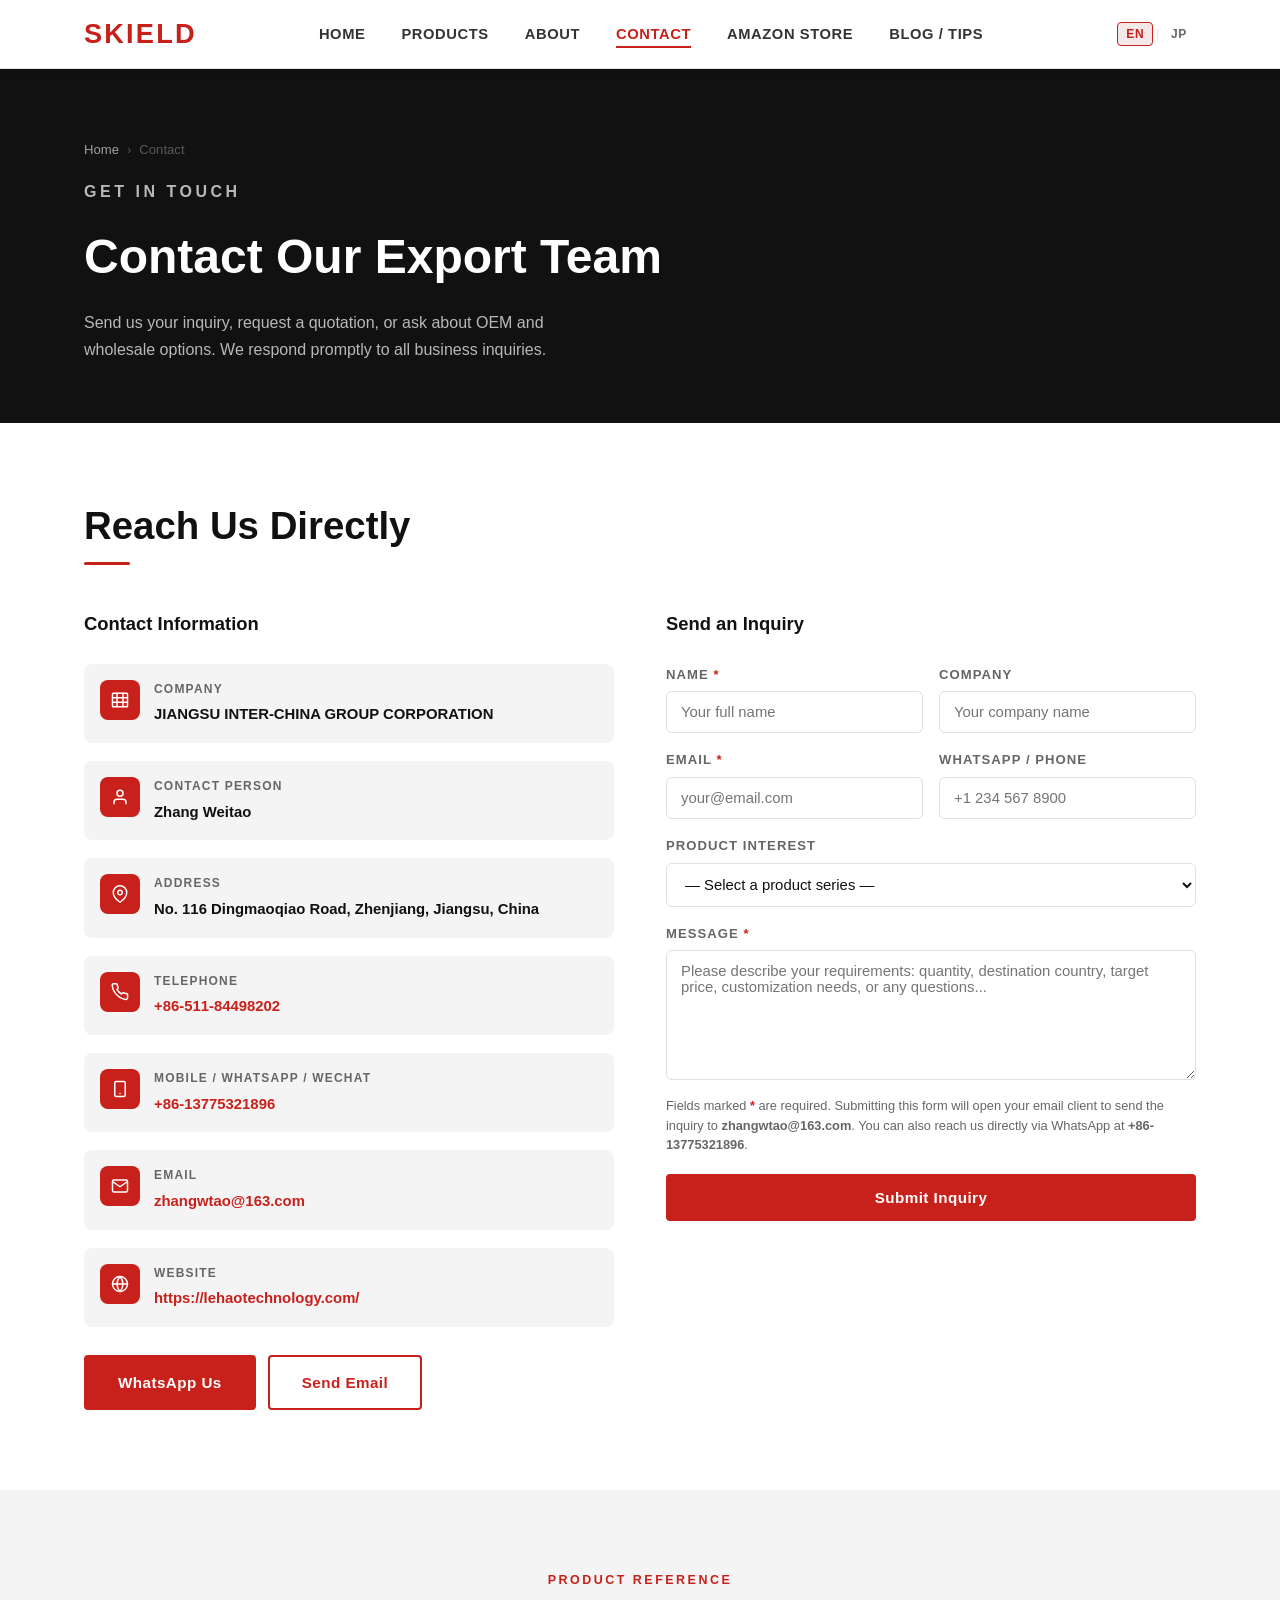
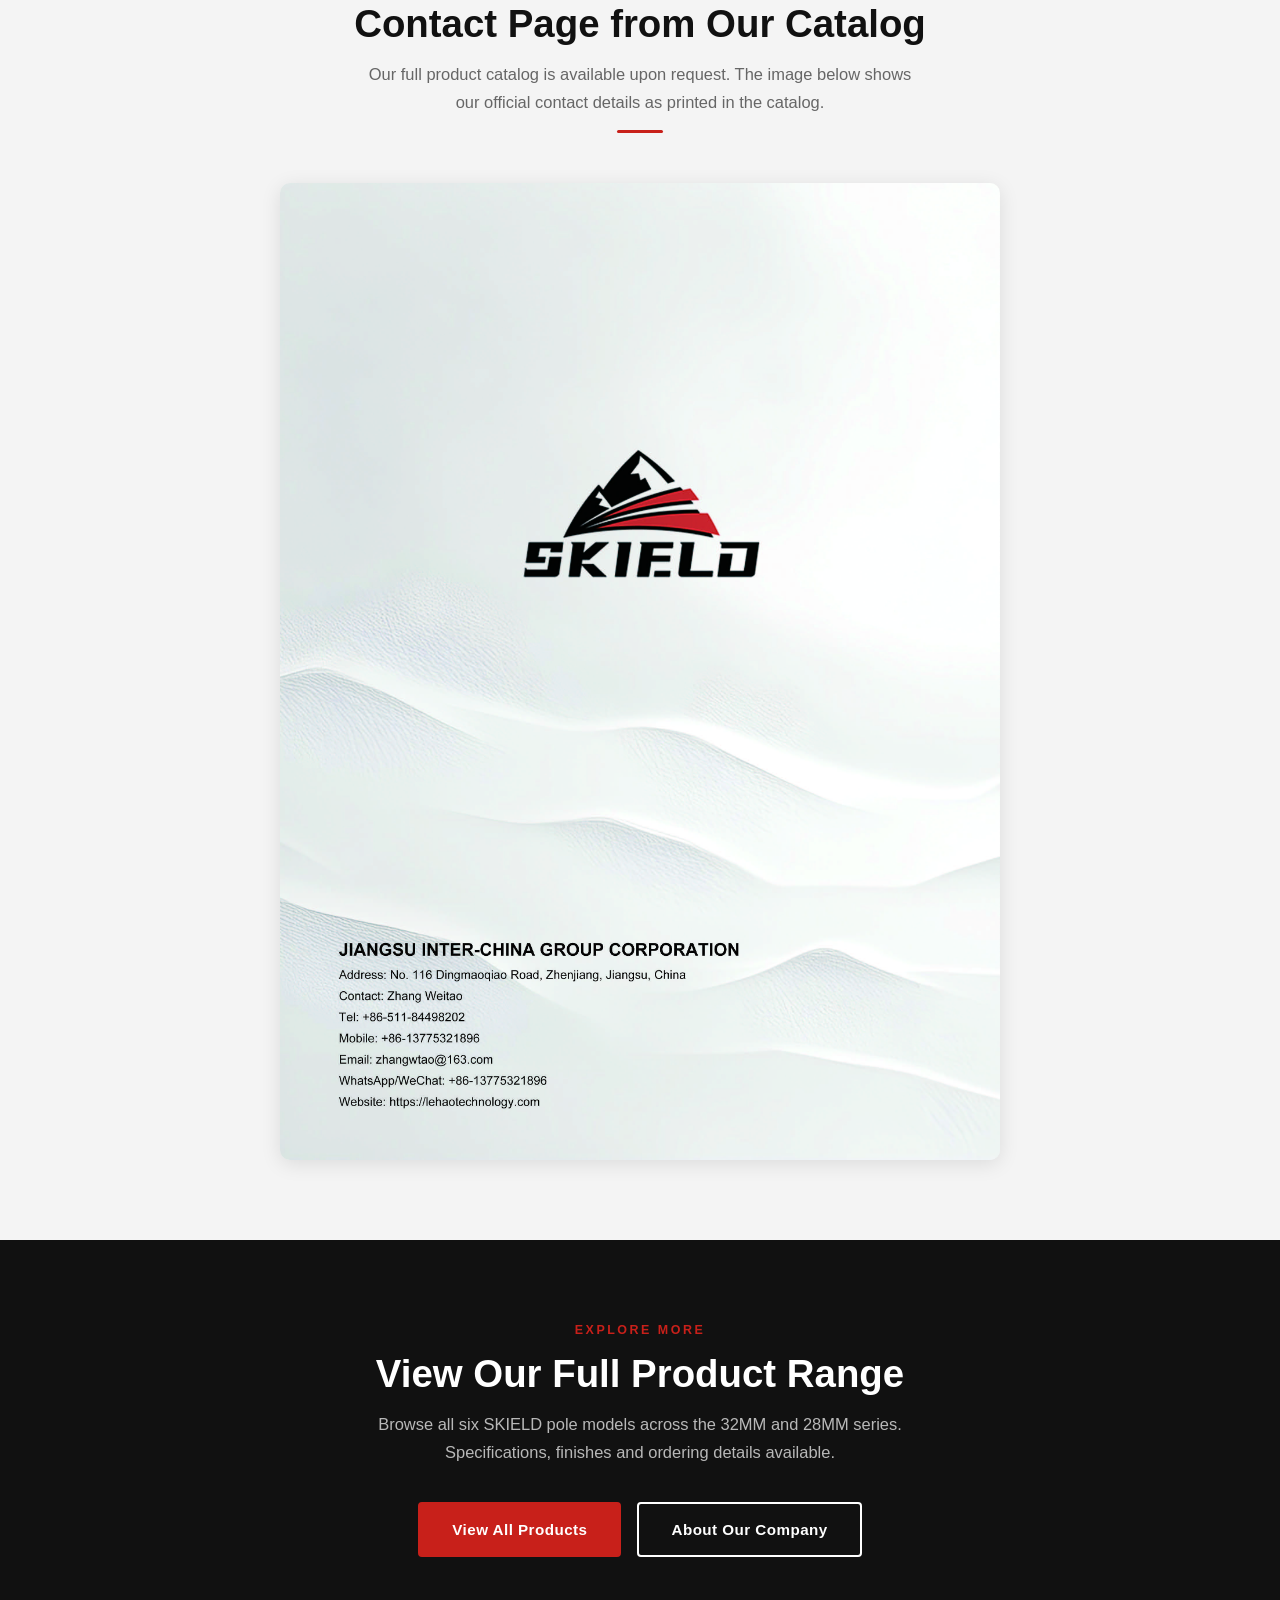
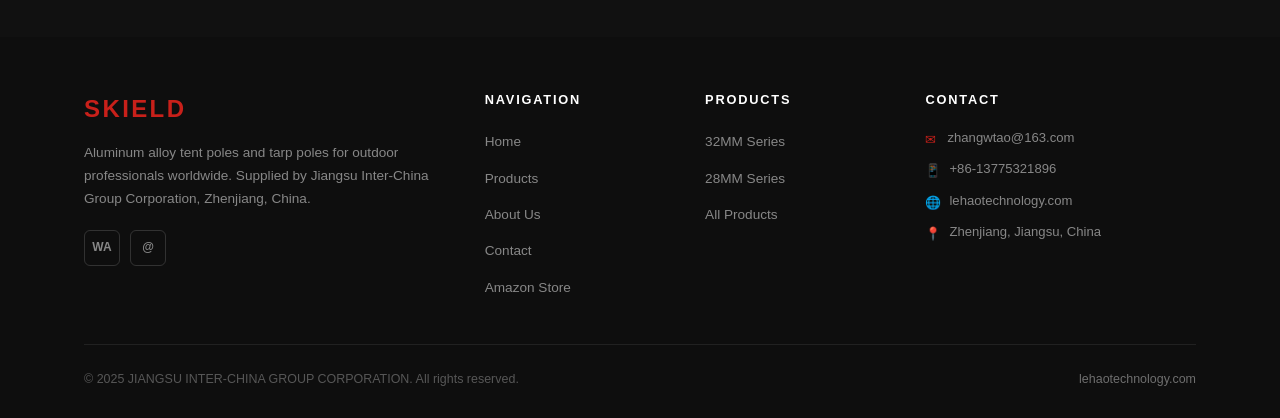
<file: contact.html>
<!DOCTYPE html>
<html lang="en">
<head>
  <meta charset="UTF-8" />
  <meta name="viewport" content="width=device-width, initial-scale=1.0" />
  <title>Contact Us — SKIELD Aluminum Alloy Tent Pole &amp; Tarp Pole</title>
  <meta name="description" content="Contact Jiangsu Inter-China Group Corporation for SKIELD product inquiries, wholesale pricing, OEM orders and export information. Email, WhatsApp and inquiry form available." />
  <link rel="canonical" href="https://lehaotechnology.com/contact.html" />
  <link rel="stylesheet" href="assets/css/style.css" />
  <!-- Google Analytics GA4 -->
  <script async src="https://www.googletagmanager.com/gtag/js?id=G-ZYKHGVJK08"></script>
  <script>
    window.dataLayer = window.dataLayer || [];
    function gtag(){dataLayer.push(arguments);}
    gtag('js', new Date());
    gtag('config', 'G-ZYKHGVJK08');
  </script>
  <!-- Google Search Console verification -->
  <meta name="google-site-verification" content="YOUR_VERIFICATION_CODE" />
  <!-- TikTok Pixel -->
  <script>
    !function(w,d,t){w.TiktokAnalyticsObject=t;var ttq=w[t]=w[t]||[];ttq.methods=["page","track","identify","instances","debug","on","off","once","ready","alias","group","enableCookie","disableCookie"],ttq.setAndDefer=function(t,e){t[e]=function(){t.push([e].concat(Array.prototype.slice.call(arguments,0)))}};for(var i=0;i<ttq.methods.length;i++)ttq.setAndDefer(ttq,ttq.methods[i]);ttq.instance=function(t){for(var e=ttq._i[t]||[],n=0;n<ttq.methods.length;n++)ttq.setAndDefer(e,ttq.methods[n]);return e},ttq.load=function(e,n){var i="https://analytics.tiktok.com/i18n/pixel/events.js";ttq._i=ttq._i||{},ttq._i[e]=[],ttq._i[e]._u=i,ttq._t=ttq._t||{},ttq._t[e]=+new Date,ttq._o=ttq._o||{},ttq._o[e]=n||{};var o=document.createElement("script");o.type="text/javascript",o.async=!0,o.src=i+"?sdkid="+e+"&lib="+t;var a=document.getElementsByTagName("script")[0];a.parentNode.insertBefore(o,a)};ttq.load('YOUR_PIXEL_ID');ttq.page()}(window,document,'ttq');
  </script>
</head>
<body>

<!-- ========== HEADER ========== -->
<header class="site-header">
  <div class="container header-inner">
    <a href="index.html" class="logo">SKIELD</a>
    <nav class="site-nav" id="siteNav" role="navigation" aria-label="Main navigation">
      <ul>
        <li><a href="index.html">Home</a></li>
        <li><a href="products.html">Products</a></li>
        <li><a href="about.html">About</a></li>
        <li><a href="contact.html">Contact</a></li>
        <li><a href="amazon.html">Amazon Store</a></li>
        <li><a href="blog.html">Blog / Tips</a></li>
      </ul>
    </nav>
    <div class="lang-switcher">
      <a href="contact.html" class="lang-btn active" aria-current="true">EN</a>
      <span class="lang-sep">|</span>
      <a href="contact-ja.html" class="lang-btn">JP</a>
    </div>
    <button class="menu-toggle" id="menuToggle" aria-label="Toggle navigation" aria-expanded="false">
      <span></span><span></span><span></span>
    </button>
  </div>
</header>

<!-- ========== PAGE HERO ========== -->
<section class="page-hero" aria-label="Contact page header">
  <div class="container">
    <nav class="breadcrumb" aria-label="Breadcrumb">
      <a href="index.html">Home</a>
      <span>›</span>
      <span>Contact</span>
    </nav>
    <p class="page-hero-tag">Get in Touch</p>
    <h1>Contact Our Export Team</h1>
    <p>Send us your inquiry, request a quotation, or ask about OEM and wholesale options. We respond promptly to all business inquiries.</p>
  </div>
</section>

<!-- ========== CONTACT SECTION ========== -->
<section class="section" aria-labelledby="contact-title">
  <div class="container">
    <h2 class="section-title" id="contact-title" style="margin-bottom:10px;">Reach Us Directly</h2>
    <div class="divider" style="margin-bottom:44px;"></div>

    <div class="contact-grid">

      <!-- Contact Info -->
      <div class="contact-info">
        <h3>Contact Information</h3>
        <div class="contact-items">

          <div class="contact-item">
            <div class="contact-item-icon">
              <svg viewBox="0 0 24 24" aria-hidden="true"><rect x="2" y="3" width="20" height="18" rx="1"/><line x1="8" y1="21" x2="8" y2="3"/><line x1="16" y1="21" x2="16" y2="3"/><line x1="2" y1="9" x2="22" y2="9"/><line x1="2" y1="15" x2="22" y2="15"/></svg>
            </div>
            <div>
              <p class="contact-item-label">Company</p>
              <p class="contact-item-value">JIANGSU INTER-CHINA GROUP CORPORATION</p>
            </div>
          </div>

          <div class="contact-item">
            <div class="contact-item-icon">
              <svg viewBox="0 0 24 24" aria-hidden="true"><path d="M20 21v-2a4 4 0 0 0-4-4H8a4 4 0 0 0-4 4v2"/><circle cx="12" cy="7" r="4"/></svg>
            </div>
            <div>
              <p class="contact-item-label">Contact Person</p>
              <p class="contact-item-value">Zhang Weitao</p>
            </div>
          </div>

          <div class="contact-item">
            <div class="contact-item-icon">
              <svg viewBox="0 0 24 24" aria-hidden="true"><path d="M21 10c0 7-9 13-9 13s-9-6-9-13a9 9 0 0 1 18 0z"/><circle cx="12" cy="10" r="3"/></svg>
            </div>
            <div>
              <p class="contact-item-label">Address</p>
              <p class="contact-item-value">No. 116 Dingmaoqiao Road, Zhenjiang, Jiangsu, China</p>
            </div>
          </div>

          <div class="contact-item">
            <div class="contact-item-icon">
              <svg viewBox="0 0 24 24" aria-hidden="true"><path d="M22 16.92v3a2 2 0 0 1-2.18 2 19.79 19.79 0 0 1-8.63-3.07A19.5 19.5 0 0 1 4.69 12a19.79 19.79 0 0 1-3.07-8.67A2 2 0 0 1 3.6 1h3a2 2 0 0 1 2 1.72c.127.96.361 1.903.7 2.81a2 2 0 0 1-.45 2.11L7.91 8.6a16 16 0 0 0 6.08 6.08l.96-.96a2 2 0 0 1 2.11-.45c.907.339 1.85.573 2.81.7A2 2 0 0 1 22 16.92z"/></svg>
            </div>
            <div>
              <p class="contact-item-label">Telephone</p>
              <p class="contact-item-value"><a href="tel:+865118449820">+86-511-84498202</a></p>
            </div>
          </div>

          <div class="contact-item">
            <div class="contact-item-icon">
              <svg viewBox="0 0 24 24" aria-hidden="true"><rect x="5" y="2" width="14" height="20" rx="2" ry="2"/><line x1="12" y1="18" x2="12.01" y2="18"/></svg>
            </div>
            <div>
              <p class="contact-item-label">Mobile / WhatsApp / WeChat</p>
              <p class="contact-item-value"><a href="https://wa.me/8613775321896">+86-13775321896</a></p>
            </div>
          </div>

          <div class="contact-item">
            <div class="contact-item-icon">
              <svg viewBox="0 0 24 24" aria-hidden="true"><path d="M4 4h16c1.1 0 2 .9 2 2v12c0 1.1-.9 2-2 2H4c-1.1 0-2-.9-2-2V6c0-1.1.9-2 2-2z"/><polyline points="22,6 12,13 2,6"/></svg>
            </div>
            <div>
              <p class="contact-item-label">Email</p>
              <p class="contact-item-value"><a href="mailto:zhangwtao@163.com">zhangwtao@163.com</a></p>
            </div>
          </div>

          <div class="contact-item">
            <div class="contact-item-icon">
              <svg viewBox="0 0 24 24" aria-hidden="true"><circle cx="12" cy="12" r="10"/><line x1="2" y1="12" x2="22" y2="12"/><path d="M12 2a15.3 15.3 0 0 1 4 10 15.3 15.3 0 0 1-4 10 15.3 15.3 0 0 1-4-10 15.3 15.3 0 0 1 4-10z"/></svg>
            </div>
            <div>
              <p class="contact-item-label">Website</p>
              <p class="contact-item-value"><a href="https://lehaotechnology.com/">https://lehaotechnology.com/</a></p>
            </div>
          </div>

        </div>

        <div style="margin-top:28px;display:flex;flex-wrap:wrap;gap:12px;">
          <a href="https://wa.me/8613775321896" class="btn btn-primary" target="_blank" rel="noopener noreferrer">WhatsApp Us</a>
          <a href="mailto:zhangwtao@163.com" class="btn btn-outline-dark">Send Email</a>
        </div>
      </div>

      <!-- Inquiry Form -->
      <div class="contact-form-wrap">
        <h3>Send an Inquiry</h3>
        <form id="inquiryForm" novalidate aria-label="Product inquiry form">

          <div class="form-row">
            <div class="form-group">
              <label for="fullname">Name <span aria-hidden="true" style="color:var(--red)">*</span></label>
              <input type="text" id="fullname" name="fullname" placeholder="Your full name" required autocomplete="name" />
            </div>
            <div class="form-group">
              <label for="company">Company</label>
              <input type="text" id="company" name="company" placeholder="Your company name" autocomplete="organization" />
            </div>
          </div>

          <div class="form-row">
            <div class="form-group">
              <label for="email">Email <span aria-hidden="true" style="color:var(--red)">*</span></label>
              <input type="email" id="email" name="email" placeholder="your@email.com" required autocomplete="email" />
            </div>
            <div class="form-group">
              <label for="whatsapp">WhatsApp / Phone</label>
              <input type="tel" id="whatsapp" name="whatsapp" placeholder="+1 234 567 8900" autocomplete="tel" />
            </div>
          </div>

          <div class="form-group">
            <label for="product">Product Interest</label>
            <select id="product" name="product">
              <option value="">— Select a product series —</option>
              <option value="32mm-black">32MM Black Color</option>
              <option value="32mm-red">32MM Red Color</option>
              <option value="32mm-walnut">32MM Walnut Grain</option>
              <option value="32mm-golden-oak">32MM Golden Oak Grain</option>
              <option value="28mm-golden-oak">28MM Golden Oak Grain</option>
              <option value="28mm-walnut">28MM Walnut Grain</option>
              <option value="all">All / General Inquiry</option>
            </select>
          </div>

          <div class="form-group">
            <label for="message">Message <span aria-hidden="true" style="color:var(--red)">*</span></label>
            <textarea id="message" name="message" placeholder="Please describe your requirements: quantity, destination country, target price, customization needs, or any questions..." required></textarea>
          </div>

          <p class="form-note">Fields marked <span style="color:var(--red);font-weight:700;">*</span> are required. Submitting this form will open your email client to send the inquiry to <strong>zhangwtao@163.com</strong>. You can also reach us directly via WhatsApp at <strong>+86-13775321896</strong>.</p>

          <button type="submit" class="btn btn-primary" style="width:100%;justify-content:center;display:flex;">Submit Inquiry</button>

        </form>
      </div>

    </div>
  </div>
</section>

<!-- ========== CATALOG IMAGE ========== -->
<section class="section section-alt" aria-labelledby="catalog-title">
  <div class="container">
    <div class="section-header centered">
      <p class="section-tag">Product Reference</p>
      <h2 class="section-title" id="catalog-title">Contact Page from Our Catalog</h2>
      <p class="section-lead">Our full product catalog is available upon request. The image below shows our official contact details as printed in the catalog.</p>
      <div class="divider"></div>
    </div>
    <div style="max-width:720px;margin:0 auto;border-radius:var(--radius);overflow:hidden;box-shadow:var(--shadow);">
      <a href="assets/images/page-08-contact.jpg" target="_blank" rel="noopener noreferrer"
         aria-label="Enlarge: catalog contact page">
        <img src="assets/images/page-08-contact.jpg" alt="SKIELD product catalog contact page showing company details and contact information" loading="lazy" />
      </a>
    </div>
  </div>
</section>

<!-- ========== CTA ========== -->
<section class="cta-section" aria-labelledby="cta-title">
  <div class="container">
    <p class="section-tag" style="justify-content:center;display:flex;">Explore More</p>
    <h2 class="section-title" id="cta-title">View Our Full Product Range</h2>
    <p class="section-lead">Browse all six SKIELD pole models across the 32MM and 28MM series. Specifications, finishes and ordering details available.</p>
    <div class="cta-btns">
      <a href="products.html" class="btn btn-primary">View All Products</a>
      <a href="about.html" class="btn btn-outline">About Our Company</a>
    </div>
  </div>
</section>

<!-- ========== FOOTER ========== -->
<footer class="site-footer" aria-label="Site footer">
  <div class="container">
    <div class="footer-grid">
      <div>
        <p class="footer-logo">SKIELD</p>
        <p class="footer-about">Aluminum alloy tent poles and tarp poles for outdoor professionals worldwide. Supplied by Jiangsu Inter-China Group Corporation, Zhenjiang, China.</p>
        <div class="footer-social">
          <a href="https://wa.me/8613775321896" class="social-link" aria-label="WhatsApp" target="_blank" rel="noopener noreferrer">WA</a>
          <a href="mailto:zhangwtao@163.com" class="social-link" aria-label="Email">@</a>
        </div>
      </div>
      <div class="footer-col">
        <h4>Navigation</h4>
        <ul class="footer-links">
          <li><a href="index.html">Home</a></li>
          <li><a href="products.html">Products</a></li>
          <li><a href="about.html">About Us</a></li>
          <li><a href="contact.html">Contact</a></li>
          <li><a href="amazon.html">Amazon Store</a></li>
        </ul>
      </div>
      <div class="footer-col">
        <h4>Products</h4>
        <ul class="footer-links">
          <li><a href="products.html#32mm">32MM Series</a></li>
          <li><a href="products.html#28mm">28MM Series</a></li>
          <li><a href="products.html">All Products</a></li>
        </ul>
      </div>
      <div class="footer-col">
        <h4>Contact</h4>
        <ul class="footer-contact-list">
          <li class="footer-contact-item"><span class="fi">✉</span><span><a href="mailto:zhangwtao@163.com">zhangwtao@163.com</a></span></li>
          <li class="footer-contact-item"><span class="fi">📱</span><span>+86-13775321896</span></li>
          <li class="footer-contact-item"><span class="fi">🌐</span><span><a href="https://lehaotechnology.com/">lehaotechnology.com</a></span></li>
          <li class="footer-contact-item"><span class="fi">📍</span><span>Zhenjiang, Jiangsu, China</span></li>
        </ul>
      </div>
    </div>
    <div class="footer-bottom">
      <p>&copy; 2025 JIANGSU INTER-CHINA GROUP CORPORATION. All rights reserved.</p>
      <p><a href="https://lehaotechnology.com/">lehaotechnology.com</a></p>
    </div>
  </div>
</footer>

<script src="assets/js/main.js"></script>
</body>
</html>
</file>
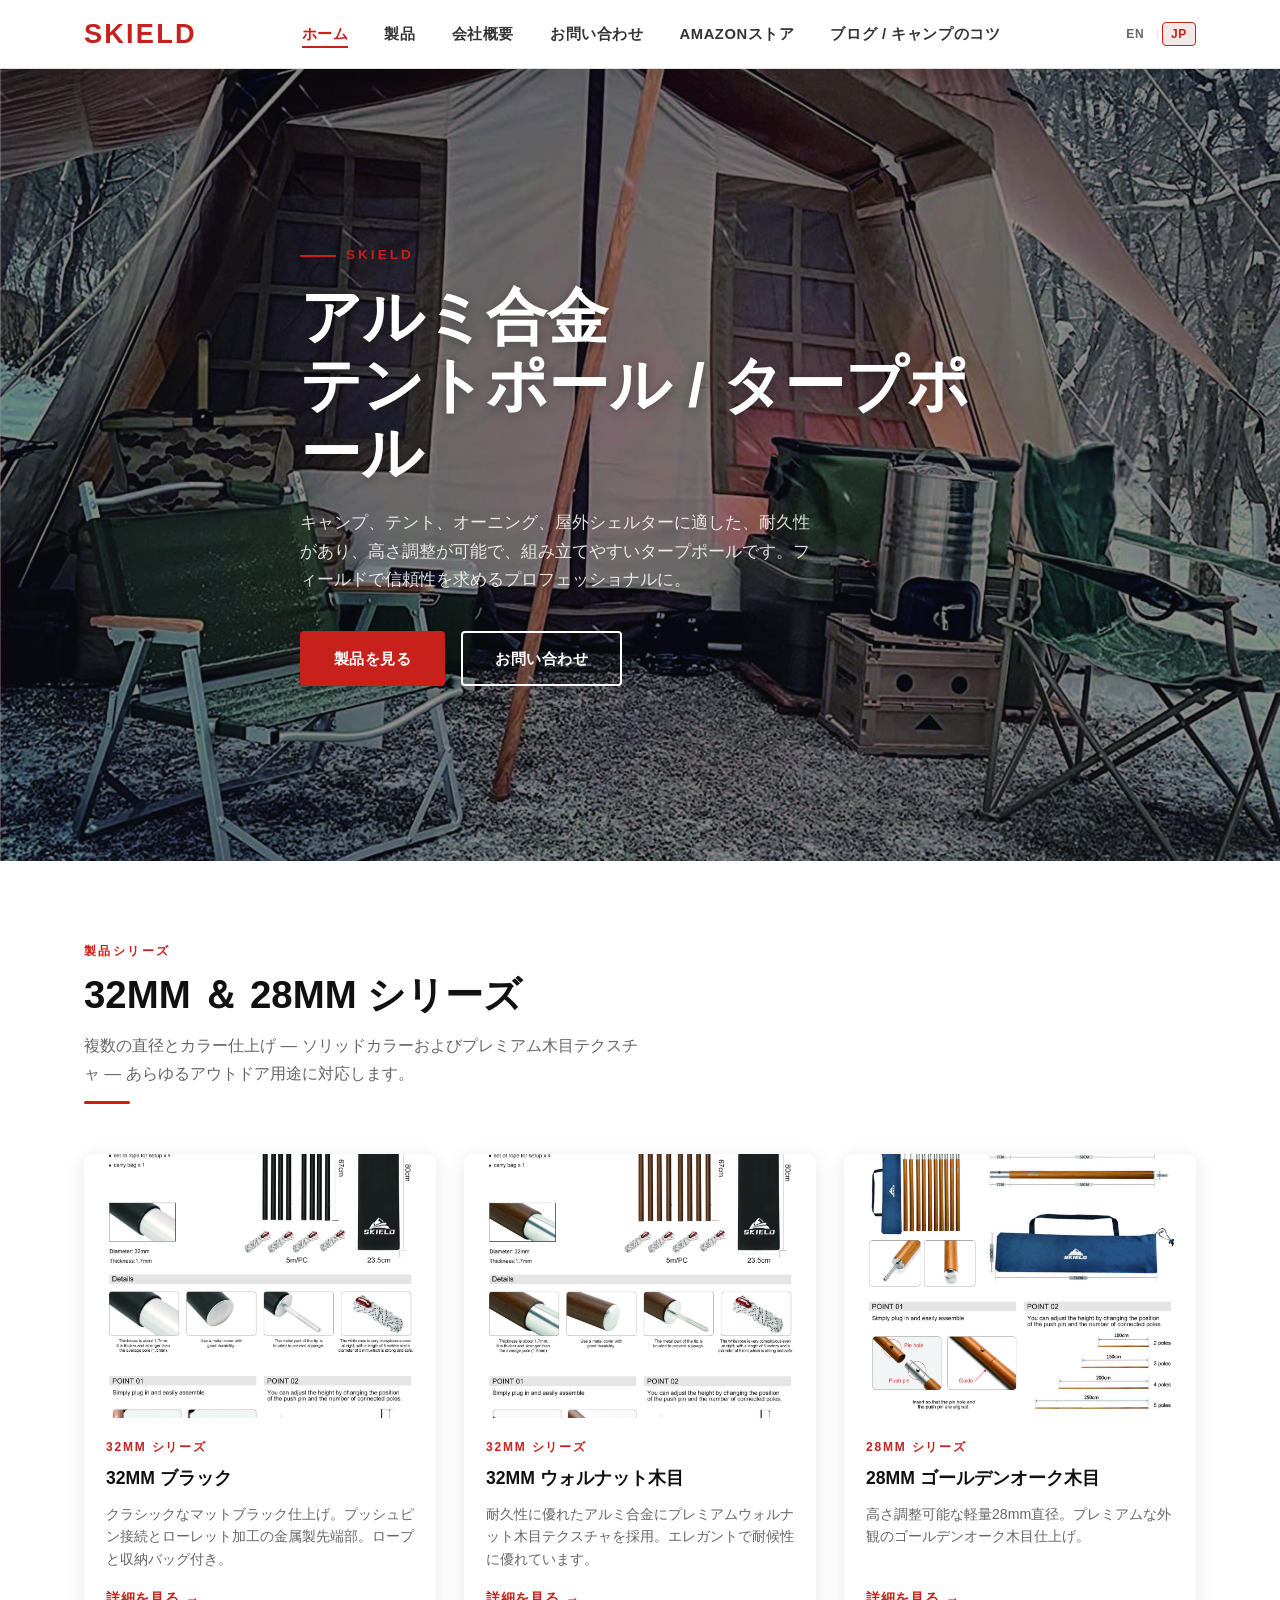
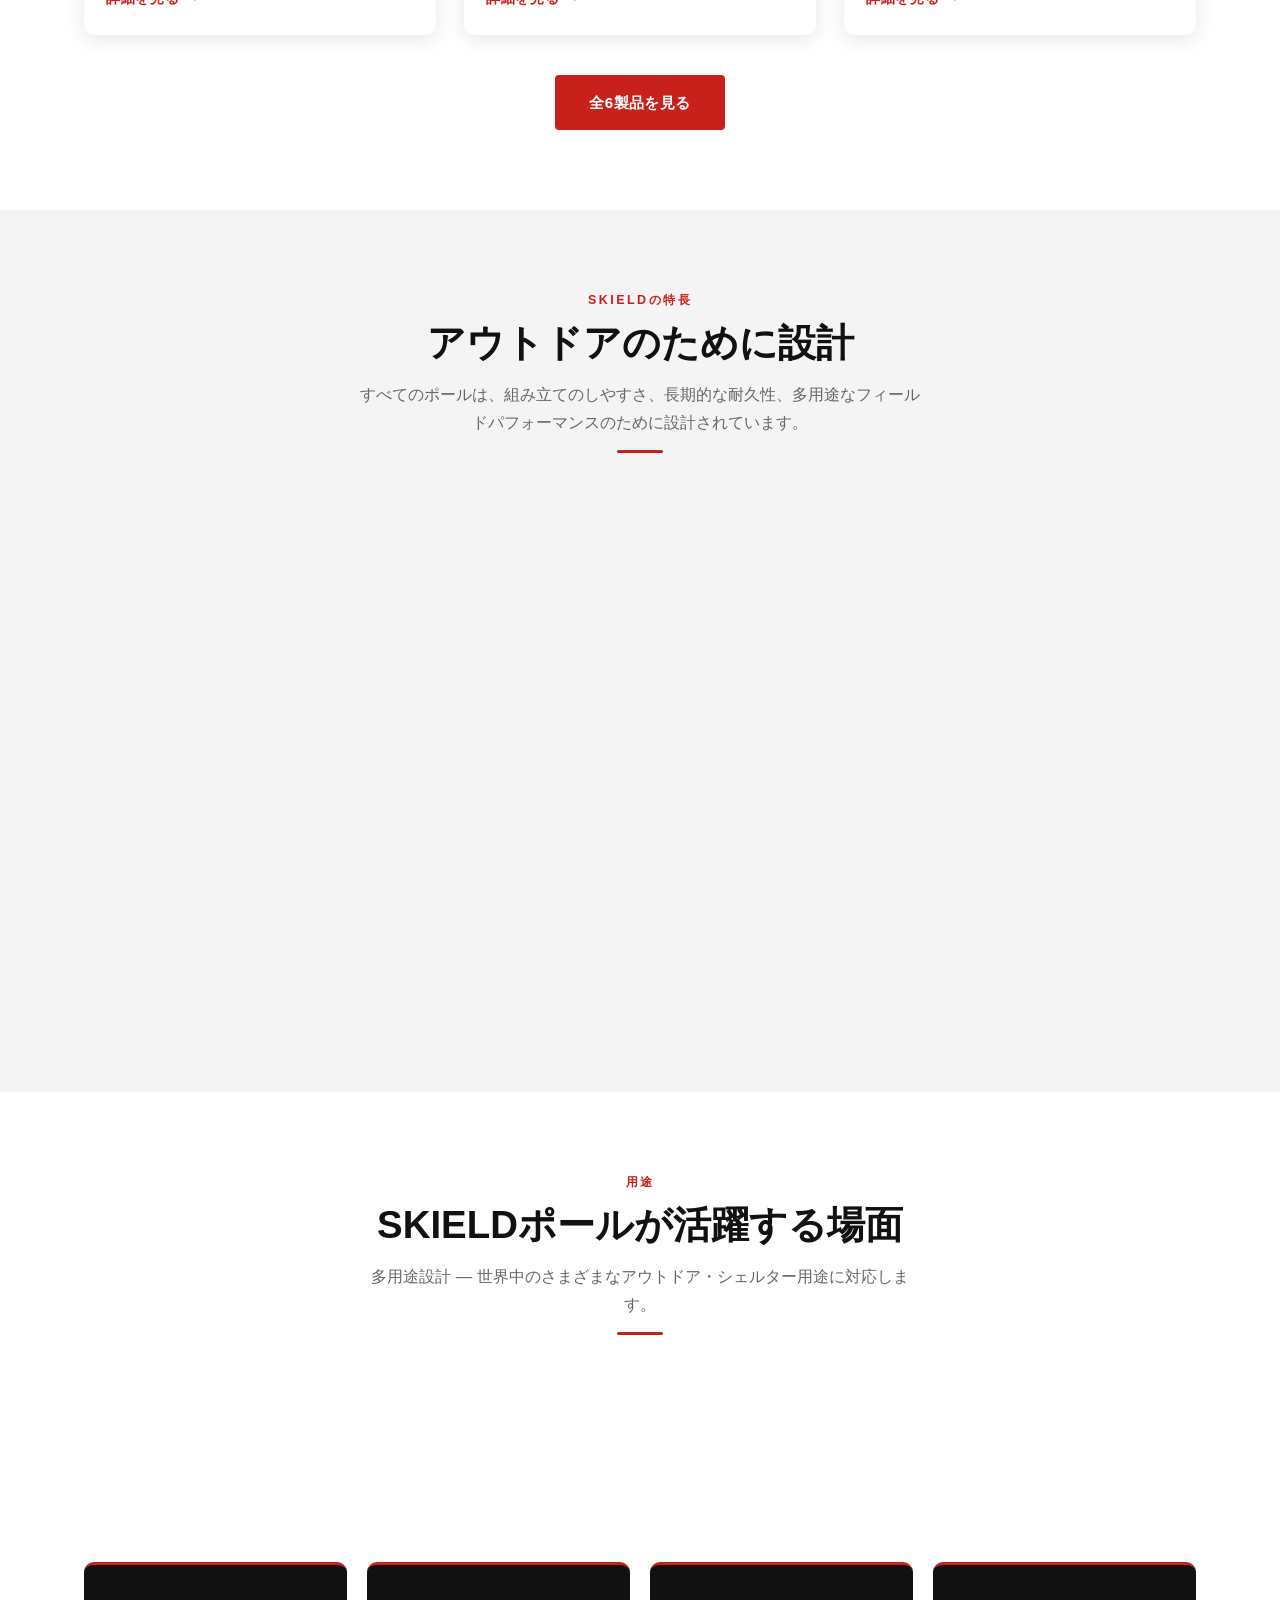
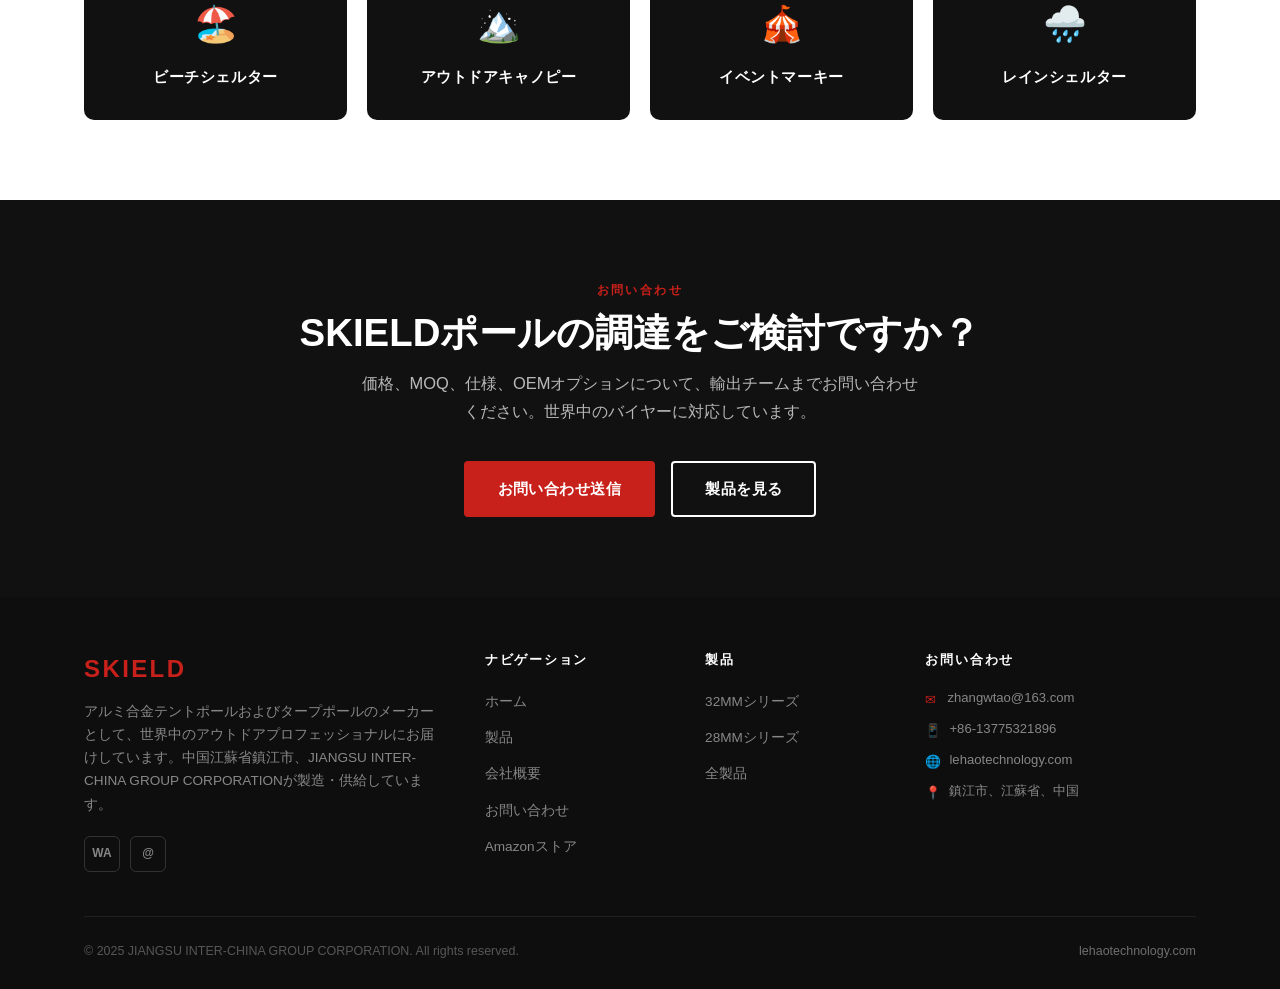
<file: index-ja.html>
<!DOCTYPE html>
<html lang="ja">
<head>
  <meta charset="UTF-8" />
  <meta name="viewport" content="width=device-width, initial-scale=1.0" />
  <title>SKIELD アルミ合金テントポール / タープポール — LehaoTechnology</title>
  <meta name="description" content="SKIELDのアルミ合金テントポールとタープポール — キャンプ、テント、オーニング、屋外シェルター向けの耐久性・調整可能・組み立て簡単なアウトドアポール。中国からの輸出サプライヤー。" />
  <link rel="canonical" href="https://lehaotechnology.com/index-ja.html" />
  <link rel="stylesheet" href="assets/css/style.css" />
  <!-- Google Analytics GA4 -->
  <script async src="https://www.googletagmanager.com/gtag/js?id=G-ZYKHGVJK08"></script>
  <script>
    window.dataLayer = window.dataLayer || [];
    function gtag(){dataLayer.push(arguments);}
    gtag('js', new Date());
    gtag('config', 'G-ZYKHGVJK08');
  </script>
  <!-- Google Search Console verification -->
  <meta name="google-site-verification" content="YOUR_VERIFICATION_CODE" />
  <!-- TikTok Pixel -->
  <script>
    !function(w,d,t){w.TiktokAnalyticsObject=t;var ttq=w[t]=w[t]||[];ttq.methods=["page","track","identify","instances","debug","on","off","once","ready","alias","group","enableCookie","disableCookie"],ttq.setAndDefer=function(t,e){t[e]=function(){t.push([e].concat(Array.prototype.slice.call(arguments,0)))}};for(var i=0;i<ttq.methods.length;i++)ttq.setAndDefer(ttq,ttq.methods[i]);ttq.instance=function(t){for(var e=ttq._i[t]||[],n=0;n<ttq.methods.length;n++)ttq.setAndDefer(e,ttq.methods[n]);return e},ttq.load=function(e,n){var i="https://analytics.tiktok.com/i18n/pixel/events.js";ttq._i=ttq._i||{},ttq._i[e]=[],ttq._i[e]._u=i,ttq._t=ttq._t||{},ttq._t[e]=+new Date,ttq._o=ttq._o||{},ttq._o[e]=n||{};var o=document.createElement("script");o.type="text/javascript",o.async=!0,o.src=i+"?sdkid="+e+"&lib="+t;var a=document.getElementsByTagName("script")[0];a.parentNode.insertBefore(o,a)};ttq.load('YOUR_PIXEL_ID');ttq.page()}(window,document,'ttq');
  </script>
</head>
<body>
<header class="site-header">
  <div class="container header-inner">
    <a href="index-ja.html" class="logo">SKIELD</a>
    <nav class="site-nav" id="siteNav" role="navigation" aria-label="メインナビゲーション">
      <ul>
        <li><a href="index-ja.html" class="active">ホーム</a></li>
        <li><a href="products-ja.html">製品</a></li>
        <li><a href="about-ja.html">会社概要</a></li>
        <li><a href="contact-ja.html">お問い合わせ</a></li>
        <li><a href="amazon-ja.html">Amazonストア</a></li>
        <li><a href="blog-ja.html">ブログ / キャンプのコツ</a></li>
      </ul>
    </nav>
    <div class="lang-switcher">
      <a href="index.html" class="lang-btn">EN</a>
      <span class="lang-sep">|</span>
      <a href="index-ja.html" class="lang-btn active" aria-current="true">JP</a>
    </div>
    <button class="menu-toggle" id="menuToggle" aria-label="ナビゲーションを開閉" aria-expanded="false">
      <span></span><span></span><span></span>
    </button>
  </div>
</header>
<section class="hero" aria-label="ヒーロー">
  <div class="hero-bg" style="background-image: url('assets/images/page-01-cover.jpg');"></div>
  <div class="container">
    <div class="hero-content">
      <p class="hero-brand">SKIELD</p>
      <h1>アルミ合金<br>テントポール / タープポール</h1>
      <p class="hero-sub">キャンプ、テント、オーニング、屋外シェルターに適した、耐久性があり、高さ調整が可能で、組み立てやすいタープポールです。フィールドで信頼性を求めるプロフェッショナルに。</p>
      <div class="hero-btns">
        <a href="products-ja.html" class="btn btn-primary">製品を見る</a>
        <a href="contact-ja.html" class="btn btn-outline">お問い合わせ</a>
      </div>
    </div>
  </div>
</section>
<section class="section" aria-labelledby="preview-title">
  <div class="container">
    <div class="section-header">
      <p class="section-tag">製品シリーズ</p>
      <h2 class="section-title" id="preview-title">32MM ＆ 28MM シリーズ</h2>
      <p class="section-lead">複数の直径とカラー仕上げ — ソリッドカラーおよびプレミアム木目テクスチャ — あらゆるアウトドア用途に対応します。</p>
      <div class="divider"></div>
    </div>
    <div class="products-grid">
      <article class="product-card">
        <div class="product-img-wrap">
          <a href="assets/images/page-02-32mm-black.jpg" target="_blank" rel="noopener noreferrer" aria-label="拡大：32MM ブラック">
            <img src="assets/images/page-02-32mm-black.jpg" alt="SKIELDの32mmアルミ合金タープポール ブラックカラー" loading="lazy" />
          </a>
        </div>
        <div class="product-body">
          <p class="product-diameter">32MM シリーズ</p>
          <h3 class="product-name">32MM ブラック</h3>
          <p class="product-desc">クラシックなマットブラック仕上げ。プッシュピン接続とローレット加工の金属製先端部。ロープと収納バッグ付き。</p>
          <a href="products-ja.html#32mm-black" class="product-link">詳細を見る</a>
        </div>
      </article>
      <article class="product-card">
        <div class="product-img-wrap">
          <a href="assets/images/page-04-32mm-walnut.jpg" target="_blank" rel="noopener noreferrer" aria-label="拡大：32MM ウォルナット木目">
            <img src="assets/images/page-04-32mm-walnut.jpg" alt="SKIELDの32mmアルミ合金タープポール ウォルナット木目仕上げ" loading="lazy" />
          </a>
        </div>
        <div class="product-body">
          <p class="product-diameter">32MM シリーズ</p>
          <h3 class="product-name">32MM ウォルナット木目</h3>
          <p class="product-desc">耐久性に優れたアルミ合金にプレミアムウォルナット木目テクスチャを採用。エレガントで耐候性に優れています。</p>
          <a href="products-ja.html#32mm-walnut" class="product-link">詳細を見る</a>
        </div>
      </article>
      <article class="product-card">
        <div class="product-img-wrap">
          <a href="assets/images/page-06-28mm-golden-oak.jpg" target="_blank" rel="noopener noreferrer" aria-label="拡大：28MM ゴールデンオーク木目">
            <img src="assets/images/page-06-28mm-golden-oak.jpg" alt="SKIELDの28mmアルミ合金タープポール ゴールデンオーク木目仕上げ" loading="lazy" />
          </a>
        </div>
        <div class="product-body">
          <p class="product-diameter">28MM シリーズ</p>
          <h3 class="product-name">28MM ゴールデンオーク木目</h3>
          <p class="product-desc">高さ調整可能な軽量28mm直径。プレミアムな外観のゴールデンオーク木目仕上げ。</p>
          <a href="products-ja.html#28mm-golden-oak" class="product-link">詳細を見る</a>
        </div>
      </article>
    </div>
    <div style="text-align:center; margin-top:40px;">
      <a href="products-ja.html" class="btn btn-primary">全6製品を見る</a>
    </div>
  </div>
</section>
<section class="section section-alt" aria-labelledby="features-title">
  <div class="container">
    <div class="section-header centered">
      <p class="section-tag">SKIELDの特長</p>
      <h2 class="section-title" id="features-title">アウトドアのために設計</h2>
      <p class="section-lead">すべてのポールは、組み立てのしやすさ、長期的な耐久性、多用途なフィールドパフォーマンスのために設計されています。</p>
      <div class="divider"></div>
    </div>
    <div class="features-grid">
      <div class="feature-card"><div class="feature-icon"><svg viewBox="0 0 24 24" aria-hidden="true"><polygon points="12 2 2 7 12 12 22 7 12 2"/><polyline points="2 17 12 22 22 17"/><polyline points="2 12 12 17 22 12"/></svg></div><h3 class="feature-title">簡単差し込み式組み立て</h3><p class="feature-desc">プッシュピン接続システムにより、数秒でポールの組み立て・分解が可能 — 工具不要。</p></div>
      <div class="feature-card"><div class="feature-icon"><svg viewBox="0 0 24 24" aria-hidden="true"><line x1="12" y1="20" x2="12" y2="4"/><polyline points="6 10 12 4 18 10"/><line x1="4" y1="20" x2="20" y2="20"/></svg></div><h3 class="feature-title">高さ調整可能</h3><p class="feature-desc">テレスコープ式のセクションにより、さまざまなサイズのタープ、オーニング、キャノピーに対応。</p></div>
      <div class="feature-card"><div class="feature-icon"><svg viewBox="0 0 24 24" aria-hidden="true"><path d="M12 22s8-4 8-10V5l-8-3-8 3v7c0 6 8 10 8 10z"/></svg></div><h3 class="feature-title">耐久性アルミ合金</h3><p class="feature-desc">高品質なアルミ合金ボディと金属製カバーキャップにより、過酷なアウトドア環境でも長持ちします。</p></div>
      <div class="feature-card"><div class="feature-icon"><svg viewBox="0 0 24 24" aria-hidden="true"><circle cx="12" cy="12" r="10"/><circle cx="12" cy="12" r="3"/></svg></div><h3 class="feature-title">滑り止めローレット加工先端部</h3><p class="feature-desc">特別なローレット加工を施した金属製グラウンド先端部が、土、草、砂利の上で最大限のグリップ力を発揮。</p></div>
      <div class="feature-card"><div class="feature-icon"><svg viewBox="0 0 24 24" aria-hidden="true"><line x1="16.5" y1="9.4" x2="7.5" y2="4.21"/><path d="M21 16V8a2 2 0 0 0-1-1.73l-7-4a2 2 0 0 0-2 0l-7 4A2 2 0 0 0 3 8v8a2 2 0 0 0 1 1.73l7 4a2 2 0 0 0 2 0l7-4A2 2 0 0 0 21 16z"/><polyline points="3.27 6.96 12 12.01 20.73 6.96"/><line x1="12" y1="22.08" x2="12" y2="12"/></svg></div><h3 class="feature-title">フルキット付属</h3><p class="feature-desc">各セットにはポール1本あたり5mのロープと便利な収納バッグが付属。</p></div>
      <div class="feature-card"><div class="feature-icon"><svg viewBox="0 0 24 24" aria-hidden="true"><circle cx="12" cy="12" r="10"/><line x1="2" y1="12" x2="22" y2="12"/><path d="M12 2a15.3 15.3 0 0 1 4 10 15.3 15.3 0 0 1-4 10 15.3 15.3 0 0 1-4-10 15.3 15.3 0 0 1 4-10z"/></svg></div><h3 class="feature-title">輸出対応済みサプライ</h3><p class="feature-desc">JIANGSU INTER-CHINA GROUPが製造・供給 — グローバル市場に対応した経験豊富なB2B輸出業者。</p></div>
    </div>
  </div>
</section>
<section class="section" aria-labelledby="apps-title">
  <div class="container">
    <div class="section-header centered">
      <p class="section-tag">用途</p>
      <h2 class="section-title" id="apps-title">SKIELDポールが活躍する場面</h2>
      <p class="section-lead">多用途設計 — 世界中のさまざまなアウトドア・シェルター用途に対応します。</p>
      <div class="divider"></div>
    </div>
    <div class="apps-grid">
      <div class="app-card"><div class="app-icon">⛺</div><p class="app-name">キャンプ用タープ</p></div>
      <div class="app-card"><div class="app-icon">🏕️</div><p class="app-name">テント支柱</p></div>
      <div class="app-card"><div class="app-icon">🚗</div><p class="app-name">カーオーニング</p></div>
      <div class="app-card"><div class="app-icon">🌿</div><p class="app-name">ガーデンキャノピー</p></div>
      <div class="app-card"><div class="app-icon">🏖️</div><p class="app-name">ビーチシェルター</p></div>
      <div class="app-card"><div class="app-icon">🏔️</div><p class="app-name">アウトドアキャノピー</p></div>
      <div class="app-card"><div class="app-icon">🎪</div><p class="app-name">イベントマーキー</p></div>
      <div class="app-card"><div class="app-icon">🌧️</div><p class="app-name">レインシェルター</p></div>
    </div>
  </div>
</section>
<section class="cta-section" aria-labelledby="cta-title">
  <div class="container">
    <p class="section-tag" style="justify-content:center;display:flex;">お問い合わせ</p>
    <h2 class="section-title" id="cta-title">SKIELDポールの調達をご検討ですか？</h2>
    <p class="section-lead">価格、MOQ、仕様、OEMオプションについて、輸出チームまでお問い合わせください。世界中のバイヤーに対応しています。</p>
    <div class="cta-btns">
      <a href="contact-ja.html" class="btn btn-primary">お問い合わせ送信</a>
      <a href="products-ja.html" class="btn btn-outline">製品を見る</a>
    </div>
  </div>
</section>
<footer class="site-footer" aria-label="サイトフッター">
  <div class="container">
    <div class="footer-grid">
      <div>
        <p class="footer-logo">SKIELD</p>
        <p class="footer-about">アルミ合金テントポールおよびタープポールのメーカーとして、世界中のアウトドアプロフェッショナルにお届けしています。中国江蘇省鎮江市、JIANGSU INTER-CHINA GROUP CORPORATIONが製造・供給しています。</p>
        <div class="footer-social">
          <a href="contact-ja.html" class="social-link" aria-label="WhatsApp">WA</a>
          <a href="mailto:zhangwtao@163.com" class="social-link" aria-label="メール">@</a>
        </div>
      </div>
      <div class="footer-col"><h4>ナビゲーション</h4><ul class="footer-links"><li><a href="index-ja.html">ホーム</a></li><li><a href="products-ja.html">製品</a></li><li><a href="about-ja.html">会社概要</a></li><li><a href="contact-ja.html">お問い合わせ</a></li><li><a href="amazon-ja.html">Amazonストア</a></li></ul></div>
      <div class="footer-col"><h4>製品</h4><ul class="footer-links"><li><a href="products-ja.html#32mm">32MMシリーズ</a></li><li><a href="products-ja.html#28mm">28MMシリーズ</a></li><li><a href="products-ja.html">全製品</a></li></ul></div>
      <div class="footer-col"><h4>お問い合わせ</h4><ul class="footer-contact-list"><li class="footer-contact-item"><span class="fi">✉</span><span><a href="mailto:zhangwtao@163.com">zhangwtao@163.com</a></span></li><li class="footer-contact-item"><span class="fi">📱</span><span>+86-13775321896</span></li><li class="footer-contact-item"><span class="fi">🌐</span><span><a href="https://lehaotechnology.com/">lehaotechnology.com</a></span></li><li class="footer-contact-item"><span class="fi">📍</span><span>鎮江市、江蘇省、中国</span></li></ul></div>
    </div>
    <div class="footer-bottom">
      <p>&copy; 2025 JIANGSU INTER-CHINA GROUP CORPORATION. All rights reserved.</p>
      <p><a href="https://lehaotechnology.com/">lehaotechnology.com</a></p>
    </div>
  </div>
</footer>
<script src="assets/js/main.js"></script>
</body>
</html>
</file>
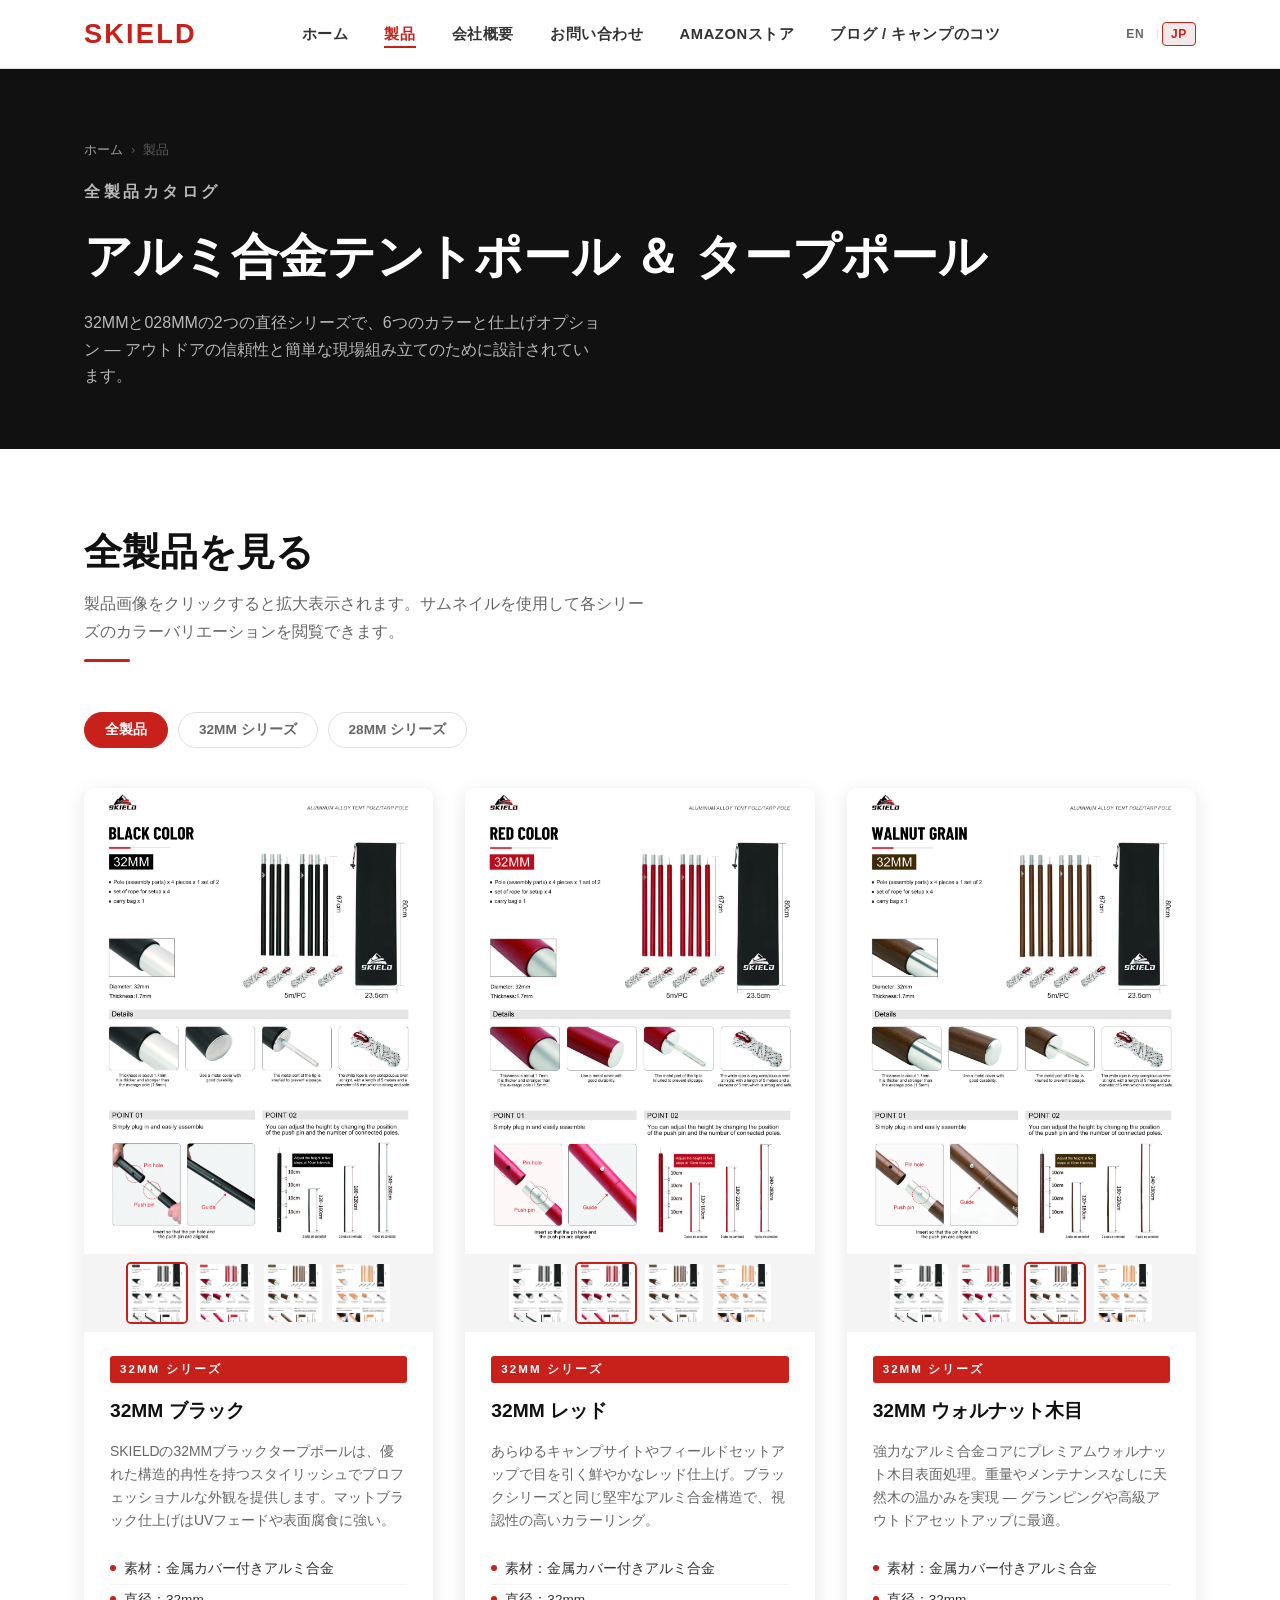
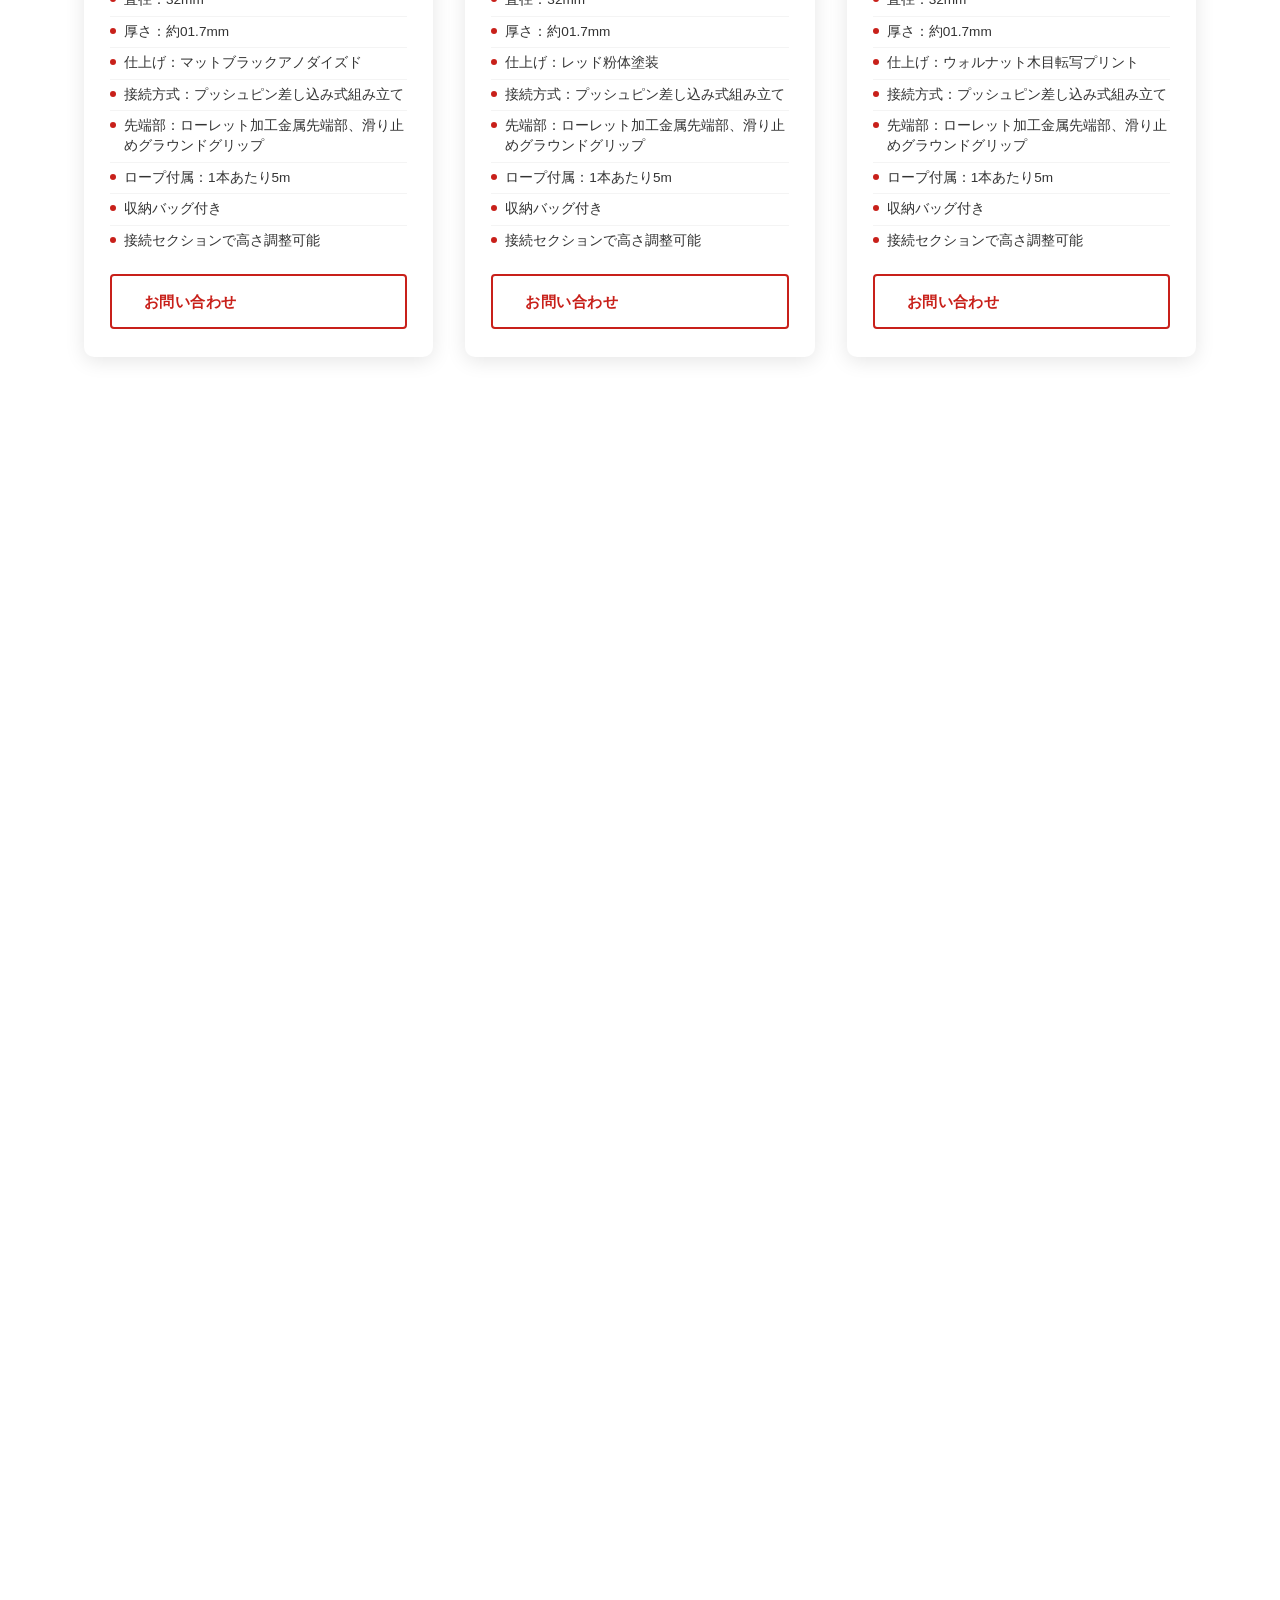
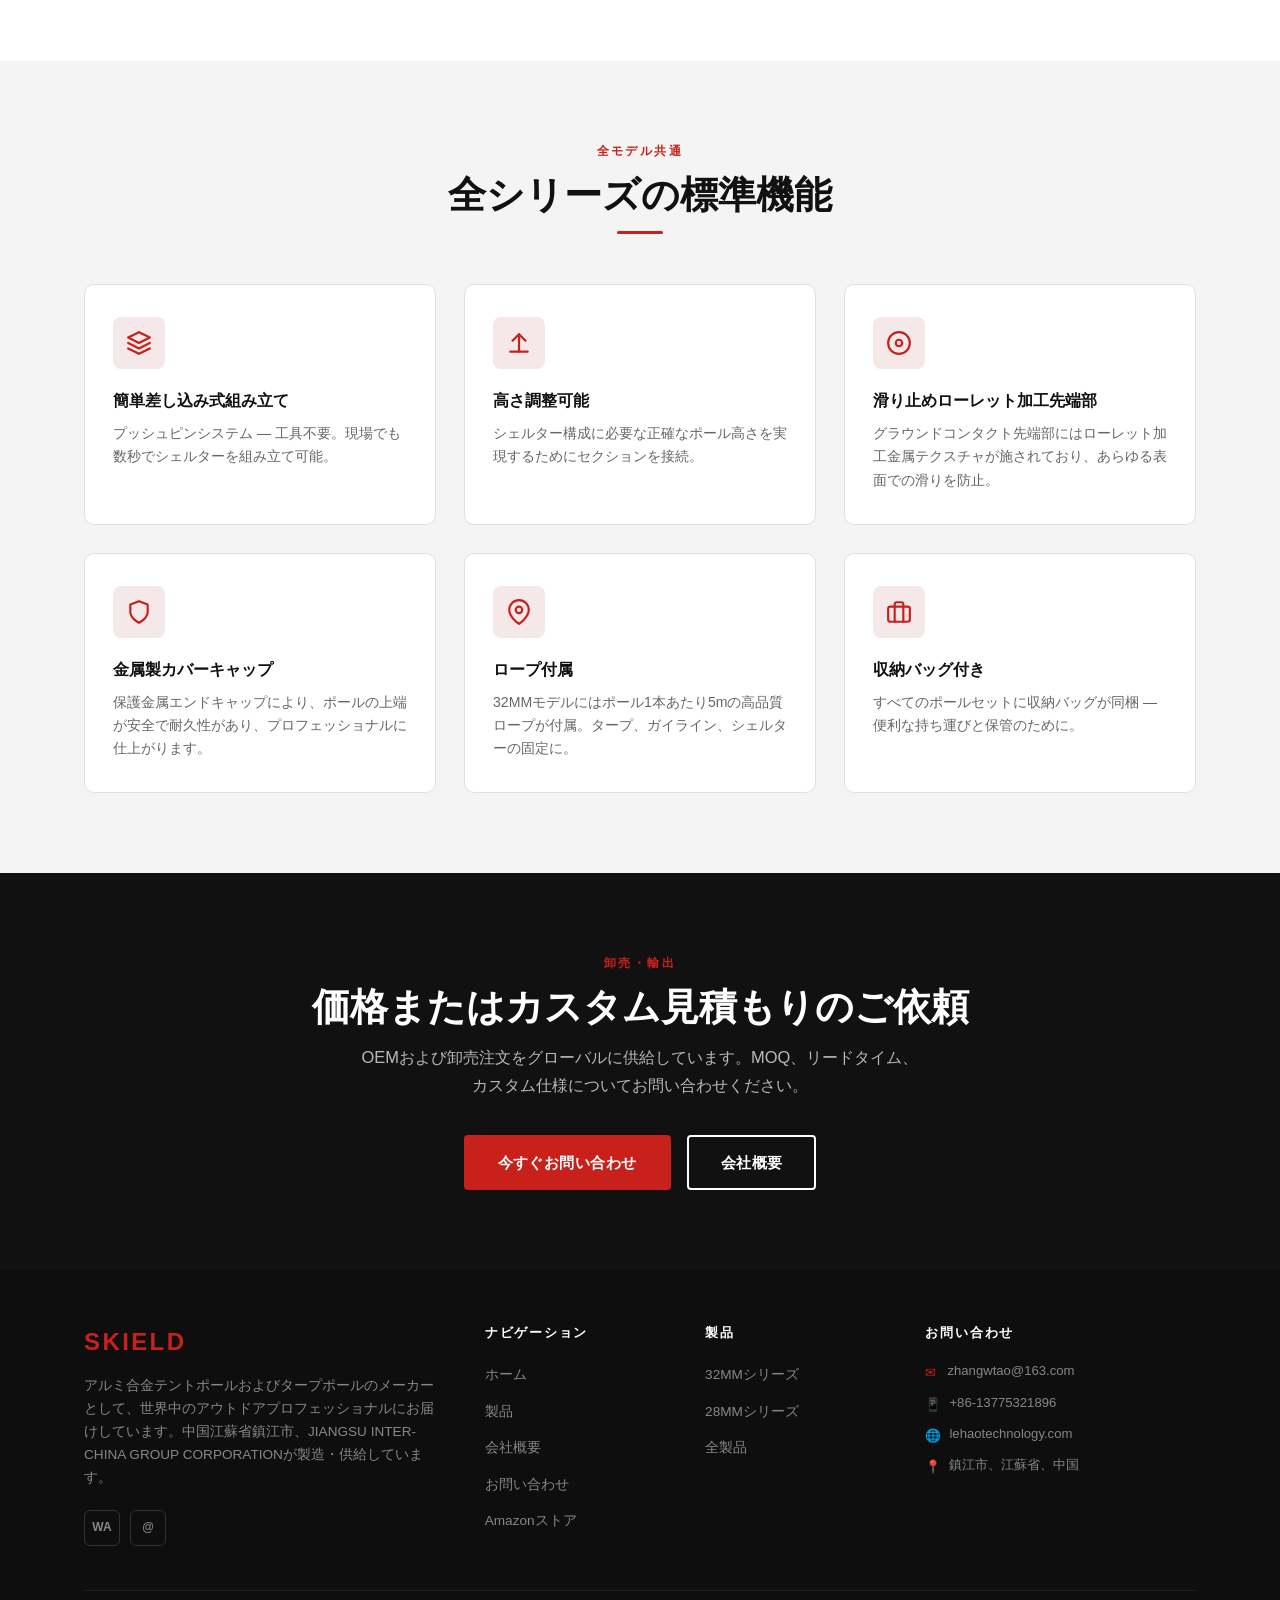
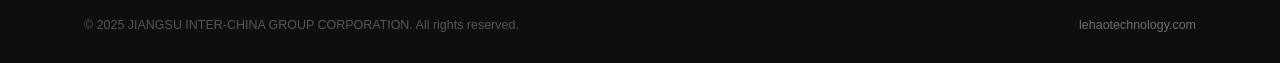
<file: products-ja.html>
<!DOCTYPE html>
<html lang="ja">
<head>
  <meta charset="UTF-8" />
  <meta name="viewport" content="width=device-width, initial-scale=1.0" />
  <title>製品 — SKIELD アルミ合金テントポール / タープポール</title>
  <meta name="description" content="SKIELDの製品カタログ：32MMおよび028MMアルミ合金テントポールとタープポール。ブラック、レッド、ウォルナット木目、ゴールデンオーク木目の仕上げ。簡単組み立て、高さ調整可能、収納バッグ付き。" />
  <link rel="canonical" href="https://lehaotechnology.com/products-ja.html" />
  <link rel="stylesheet" href="assets/css/style.css" />
  <!-- Google Analytics GA4 -->
  <script async src="https://www.googletagmanager.com/gtag/js?id=G-ZYKHGVJK08"></script>
  <script>
    window.dataLayer = window.dataLayer || [];
    function gtag(){dataLayer.push(arguments);}
    gtag('js', new Date());
    gtag('config', 'G-ZYKHGVJK08');
  </script>
  <!-- Google Search Console verification -->
  <meta name="google-site-verification" content="YOUR_VERIFICATION_CODE" />
  <!-- TikTok Pixel -->
  <script>
    !function(w,d,t){w.TiktokAnalyticsObject=t;var ttq=w[t]=w[t]||[];ttq.methods=["page","track","identify","instances","debug","on","off","once","ready","alias","group","enableCookie","disableCookie"],ttq.setAndDefer=function(t,e){t[e]=function(){t.push([e].concat(Array.prototype.slice.call(arguments,0)))}};for(var i=0;i<ttq.methods.length;i++)ttq.setAndDefer(ttq,ttq.methods[i]);ttq.instance=function(t){for(var e=ttq._i[t]||[],n=0;n<ttq.methods.length;n++)ttq.setAndDefer(e,ttq.methods[n]);return e},ttq.load=function(e,n){var i="https://analytics.tiktok.com/i18n/pixel/events.js";ttq._i=ttq._i||{},ttq._i[e]=[],ttq._i[e]._u=i,ttq._t=ttq._t||{},ttq._t[e]=+new Date,ttq._o=ttq._o||{},ttq._o[e]=n||{};var o=document.createElement("script");o.type="text/javascript",o.async=!0,o.src=i+"?sdkid="+e+"&lib="+t;var a=document.getElementsByTagName("script")[0];a.parentNode.insertBefore(o,a)};ttq.load('YOUR_PIXEL_ID');ttq.page()}(window,document,'ttq');
  </script>
</head>
<body>
<header class="site-header">
  <div class="container header-inner">
    <a href="index-ja.html" class="logo">SKIELD</a>
    <nav class="site-nav" id="siteNav" role="navigation" aria-label="メインナビゲーション">
      <ul>
        <li><a href="index-ja.html">ホーム</a></li>
        <li><a href="products-ja.html" class="active">製品</a></li>
        <li><a href="about-ja.html">会社概要</a></li>
        <li><a href="contact-ja.html">お問い合わせ</a></li>
        <li><a href="amazon-ja.html">Amazonストア</a></li>
        <li><a href="blog-ja.html">ブログ / キャンプのコツ</a></li>
      </ul>
    </nav>
    <div class="lang-switcher">
      <a href="products.html" class="lang-btn">EN</a>
      <span class="lang-sep">|</span>
      <a href="products-ja.html" class="lang-btn active" aria-current="true">JP</a>
    </div>
    <button class="menu-toggle" id="menuToggle" aria-label="ナビゲーションを開閉" aria-expanded="false"><span></span><span></span><span></span></button>
  </div>
</header>
<section class="page-hero" aria-label="製品ページヘッダー">
  <div class="container">
    <nav class="breadcrumb" aria-label="パンくずリスト"><a href="index-ja.html">ホーム</a><span>›</span><span>製品</span></nav>
    <p class="page-hero-tag">全製品カタログ</p>
    <h1>アルミ合金テントポール ＆ タープポール</h1>
    <p>32MMと028MMの2つの直径シリーズで、6つのカラーと仕上げオプション — アウトドアの信頼性と簡単な現場組み立てのために設計されています。</p>
  </div>
</section>
<section class="section" aria-labelledby="products-title">
  <div class="container">
    <div class="section-header">
      <h2 class="section-title" id="products-title">全製品を見る</h2>
      <p class="section-lead">製品画像をクリックすると拡大表示されます。サムネイルを使用して各シリーズのカラーバリエーションを閲覧できます。</p>
      <div class="divider"></div>
    </div>
    <div class="filter-bar" role="group" aria-label="シリーズでフィルター">
      <button class="filter-btn active" data-filter="all">全製品</button>
      <button class="filter-btn" data-filter="32mm">32MM シリーズ</button>
      <button class="filter-btn" data-filter="28mm">28MM シリーズ</button>
    </div>
    <div class="products-full-grid" id="32mm">

      <article class="product-detail-card" id="32mm-black" data-series="32mm">
        <div class="product-detail-img"><a href="assets/images/page-02-32mm-black.jpg" target="_blank" rel="noopener noreferrer" aria-label="拡大：32MM ブラック"><img src="assets/images/page-02-32mm-black.jpg" alt="SKIELDの32mmアルミ合金タープポール マットブラックカラー — 全体図" /></a></div>
        <div class="product-gallery-strip" aria-label="32MMシリーズ カラーバリエーション">
          <a href="assets/images/page-02-32mm-black.jpg" target="_blank" rel="noopener noreferrer" class="fb-current" aria-label="32MM ブラックを見る"><img src="assets/images/page-02-32mm-black.jpg" alt="32MM ブラック" loading="lazy" /></a>
          <a href="assets/images/page-03-32mm-red.jpg" target="_blank" rel="noopener noreferrer" aria-label="32MM レッドを見る"><img src="assets/images/page-03-32mm-red.jpg" alt="32MM レッド" loading="lazy" /></a>
          <a href="assets/images/page-04-32mm-walnut.jpg" target="_blank" rel="noopener noreferrer" aria-label="32MM ウォルナット木目を見る"><img src="assets/images/page-04-32mm-walnut.jpg" alt="32MM ウォルナット木目" loading="lazy" /></a>
          <a href="assets/images/page-05-32mm-golden-oak.jpg" target="_blank" rel="noopener noreferrer" aria-label="32MM ゴールデンオーク木目を見る"><img src="assets/images/page-05-32mm-golden-oak.jpg" alt="32MM ゴールデンオーク木目" loading="lazy" /></a>
        </div>
        <div class="product-detail-body">
          <span class="product-series-tag">32MM シリーズ</span>
          <h2 class="product-detail-name">32MM ブラック</h2>
          <p class="product-detail-desc">SKIELDの32MMブラックタープポールは、優れた構造的冉性を持つスタイリッシュでプロフェッショナルな外観を提供します。マットブラック仕上げはUVフェードや表面腐食に強い。</p>
          <ul class="product-specs">
            <li><span class="spec-dot"></span><span>素材：金属カバー付きアルミ合金</span></li>
            <li><span class="spec-dot"></span><span>直径：32mm</span></li>
            <li><span class="spec-dot"></span><span>厚さ：約01.7mm</span></li>
            <li><span class="spec-dot"></span><span>仕上げ：マットブラックアノダイズド</span></li>
            <li><span class="spec-dot"></span><span>接続方式：プッシュピン差し込み式組み立て</span></li>
            <li><span class="spec-dot"></span><span>先端部：ローレット加工金属先端部、滑り止めグラウンドグリップ</span></li>
            <li><span class="spec-dot"></span><span>ロープ付属：1本あたり5m</span></li>
            <li><span class="spec-dot"></span><span>収納バッグ付き</span></li>
            <li><span class="spec-dot"></span><span>接続セクションで高さ調整可能</span></li>
          </ul>
          <a href="contact-ja.html" class="btn btn-outline-dark">お問い合わせ</a>
        </div>
      </article>

      <article class="product-detail-card" id="32mm-red" data-series="32mm">
        <div class="product-detail-img"><a href="assets/images/page-03-32mm-red.jpg" target="_blank" rel="noopener noreferrer" aria-label="拡大：32MM レッド"><img src="assets/images/page-03-32mm-red.jpg" alt="SKIELDの32mmアルミ合金タープポール レッドカラー — 全体図" /></a></div>
        <div class="product-gallery-strip" aria-label="32MMシリーズ カラーバリエーション">
          <a href="assets/images/page-02-32mm-black.jpg" target="_blank" rel="noopener noreferrer" aria-label="32MM ブラックを見る"><img src="assets/images/page-02-32mm-black.jpg" alt="32MM ブラック" loading="lazy" /></a>
          <a href="assets/images/page-03-32mm-red.jpg" target="_blank" rel="noopener noreferrer" class="fb-current" aria-label="32MM レッドを見る"><img src="assets/images/page-03-32mm-red.jpg" alt="32MM レッド" loading="lazy" /></a>
          <a href="assets/images/page-04-32mm-walnut.jpg" target="_blank" rel="noopener noreferrer" aria-label="32MM ウォルナット木目を見る"><img src="assets/images/page-04-32mm-walnut.jpg" alt="32MM ウォルナット木目" loading="lazy" /></a>
          <a href="assets/images/page-05-32mm-golden-oak.jpg" target="_blank" rel="noopener noreferrer" aria-label="32MM ゴールデンオーク木目を見る"><img src="assets/images/page-05-32mm-golden-oak.jpg" alt="32MM ゴールデンオーク木目" loading="lazy" /></a>
        </div>
        <div class="product-detail-body">
          <span class="product-series-tag">32MM シリーズ</span>
          <h2 class="product-detail-name">32MM レッド</h2>
          <p class="product-detail-desc">あらゆるキャンプサイトやフィールドセットアップで目を引く鮮やかなレッド仕上げ。ブラックシリーズと同じ堅牢なアルミ合金構造で、視認性の高いカラーリング。</p>
          <ul class="product-specs">
            <li><span class="spec-dot"></span><span>素材：金属カバー付きアルミ合金</span></li>
            <li><span class="spec-dot"></span><span>直径：32mm</span></li>
            <li><span class="spec-dot"></span><span>厚さ：約01.7mm</span></li>
            <li><span class="spec-dot"></span><span>仕上げ：レッド粉体塗装</span></li>
            <li><span class="spec-dot"></span><span>接続方式：プッシュピン差し込み式組み立て</span></li>
            <li><span class="spec-dot"></span><span>先端部：ローレット加工金属先端部、滑り止めグラウンドグリップ</span></li>
            <li><span class="spec-dot"></span><span>ロープ付属：1本あたり5m</span></li>
            <li><span class="spec-dot"></span><span>収納バッグ付き</span></li>
            <li><span class="spec-dot"></span><span>接続セクションで高さ調整可能</span></li>
          </ul>
          <a href="contact-ja.html" class="btn btn-outline-dark">お問い合わせ</a>
        </div>
      </article>

      <article class="product-detail-card" id="32mm-walnut" data-series="32mm">
        <div class="product-detail-img"><a href="assets/images/page-04-32mm-walnut.jpg" target="_blank" rel="noopener noreferrer" aria-label="拡大：32MM ウォルナット木目"><img src="assets/images/page-04-32mm-walnut.jpg" alt="SKIELDの32mmアルミ合金タープポール ウォルナット木目仕上げ — 全体図" /></a></div>
        <div class="product-gallery-strip" aria-label="32MMシリーズ カラーバリエーション">
          <a href="assets/images/page-02-32mm-black.jpg" target="_blank" rel="noopener noreferrer" aria-label="32MM ブラックを見る"><img src="assets/images/page-02-32mm-black.jpg" alt="32MM ブラック" loading="lazy" /></a>
          <a href="assets/images/page-03-32mm-red.jpg" target="_blank" rel="noopener noreferrer" aria-label="32MM レッドを見る"><img src="assets/images/page-03-32mm-red.jpg" alt="32MM レッド" loading="lazy" /></a>
          <a href="assets/images/page-04-32mm-walnut.jpg" target="_blank" rel="noopener noreferrer" class="fb-current" aria-label="32MM ウォルナット木目を見る"><img src="assets/images/page-04-32mm-walnut.jpg" alt="32MM ウォルナット木目" loading="lazy" /></a>
          <a href="assets/images/page-05-32mm-golden-oak.jpg" target="_blank" rel="noopener noreferrer" aria-label="32MM ゴールデンオーク木目を見る"><img src="assets/images/page-05-32mm-golden-oak.jpg" alt="32MM ゴールデンオーク木目" loading="lazy" /></a>
        </div>
        <div class="product-detail-body">
          <span class="product-series-tag">32MM シリーズ</span>
          <h2 class="product-detail-name">32MM ウォルナット木目</h2>
          <p class="product-detail-desc">強力なアルミ合金コアにプレミアムウォルナット木目表面処理。重量やメンテナンスなしに天然木の温かみを実現 — グランピングや高級アウトドアセットアップに最適。</p>
          <ul class="product-specs">
            <li><span class="spec-dot"></span><span>素材：金属カバー付きアルミ合金</span></li>
            <li><span class="spec-dot"></span><span>直径：32mm</span></li>
            <li><span class="spec-dot"></span><span>厚さ：約01.7mm</span></li>
            <li><span class="spec-dot"></span><span>仕上げ：ウォルナット木目転写プリント</span></li>
            <li><span class="spec-dot"></span><span>接続方式：プッシュピン差し込み式組み立て</span></li>
            <li><span class="spec-dot"></span><span>先端部：ローレット加工金属先端部、滑り止めグラウンドグリップ</span></li>
            <li><span class="spec-dot"></span><span>ロープ付属：1本あたり5m</span></li>
            <li><span class="spec-dot"></span><span>収納バッグ付き</span></li>
            <li><span class="spec-dot"></span><span>接続セクションで高さ調整可能</span></li>
          </ul>
          <a href="contact-ja.html" class="btn btn-outline-dark">お問い合わせ</a>
        </div>
      </article>

      <article class="product-detail-card" id="32mm-golden-oak" data-series="32mm">
        <div class="product-detail-img"><a href="assets/images/page-05-32mm-golden-oak.jpg" target="_blank" rel="noopener noreferrer" aria-label="拡大：32MM ゴールデンオーク木目"><img src="assets/images/page-05-32mm-golden-oak.jpg" alt="SKIELDの32mmアルミ合金タープポール ゴールデンオーク木目仕上げ — 全体図" /></a></div>
        <div class="product-gallery-strip" aria-label="32MMシリーズ カラーバリエーション">
          <a href="assets/images/page-02-32mm-black.jpg" target="_blank" rel="noopener noreferrer" aria-label="32MM ブラックを見る"><img src="assets/images/page-02-32mm-black.jpg" alt="32MM ブラック" loading="lazy" /></a>
          <a href="assets/images/page-03-32mm-red.jpg" target="_blank" rel="noopener noreferrer" aria-label="32MM レッドを見る"><img src="assets/images/page-03-32mm-red.jpg" alt="32MM レッド" loading="lazy" /></a>
          <a href="assets/images/page-04-32mm-walnut.jpg" target="_blank" rel="noopener noreferrer" aria-label="32MM ウォルナット木目を見る"><img src="assets/images/page-04-32mm-walnut.jpg" alt="32MM ウォルナット木目" loading="lazy" /></a>
          <a href="assets/images/page-05-32mm-golden-oak.jpg" target="_blank" rel="noopener noreferrer" class="fb-current" aria-label="32MM ゴールデンオーク木目を見る"><img src="assets/images/page-05-32mm-golden-oak.jpg" alt="32MM ゴールデンオーク木目" loading="lazy" /></a>
        </div>
        <div class="product-detail-body">
          <span class="product-series-tag">32MM シリーズ</span>
          <h2 class="product-detail-name">32MM ゴールデンオーク木目</h2>
          <p class="product-detail-desc">耐久性の高い032mmアルミ合金ポールに温かみのあるゴールデンオーク木目仕上げ。グランピング、ガーデンオーニング、ブティックアウトドアホスピタリティのためのプレミアムルック。</p>
          <ul class="product-specs">
            <li><span class="spec-dot"></span><span>素材：金属カバー付きアルミ合金</span></li>
            <li><span class="spec-dot"></span><span>直径：32mm</span></li>
            <li><span class="spec-dot"></span><span>厚さ：約01.7mm</span></li>
            <li><span class="spec-dot"></span><span>仕上げ：ゴールデンオーク木目転写プリント</span></li>
            <li><span class="spec-dot"></span><span>接続方式：プッシュピン差し込み式組み立て</span></li>
            <li><span class="spec-dot"></span><span>先端部：ローレット加工金属先端部、滑り止めグラウンドグリップ</span></li>
            <li><span class="spec-dot"></span><span>ロープ付属：1本あたり5m</span></li>
            <li><span class="spec-dot"></span><span>収納バッグ付き</span></li>
            <li><span class="spec-dot"></span><span>接続セクションで高さ調整可能</span></li>
          </ul>
          <a href="contact-ja.html" class="btn btn-outline-dark">お問い合わせ</a>
        </div>
      </article>

      <span id="28mm" style="display:none;" aria-hidden="true"></span>
      <article class="product-detail-card" id="28mm-golden-oak" data-series="28mm">
        <div class="product-detail-img"><a href="assets/images/page-06-28mm-golden-oak.jpg" target="_blank" rel="noopener noreferrer" aria-label="拡大：28MM ゴールデンオーク木目"><img src="assets/images/page-06-28mm-golden-oak.jpg" alt="SKIELDの28mmアルミ合金タープポール ゴールデンオーク木目仕上げ — 全体図" /></a></div>
        <div class="product-gallery-strip" aria-label="28MMシリーズ カラーバリエーション">
          <a href="assets/images/page-06-28mm-golden-oak.jpg" target="_blank" rel="noopener noreferrer" class="fb-current" aria-label="28MM ゴールデンオーク木目を見る"><img src="assets/images/page-06-28mm-golden-oak.jpg" alt="28MM ゴールデンオーク木目" loading="lazy" /></a>
          <a href="assets/images/page-07-28mm-walnut.jpg" target="_blank" rel="noopener noreferrer" aria-label="28MM ウォルナット木目を見る"><img src="assets/images/page-07-28mm-walnut.jpg" alt="28MM ウォルナット木目" loading="lazy" /></a>
        </div>
        <div class="product-detail-body">
          <span class="product-series-tag">28MM シリーズ</span>
          <h2 class="product-detail-name">28MM ゴールデンオーク木目</h2>
          <p class="product-detail-desc">プレミアムゴールデンオーク木目仕上げの軽量・コンパクトな28mm直径ポール。小型タープ、ビーチシェルター、軽量キャンプセットアップに最適。</p>
          <ul class="product-specs">
            <li><span class="spec-dot"></span><span>素材：金属カバー付きアルミ合金</span></li>
            <li><span class="spec-dot"></span><span>直径：28mm</span></li>
            <li><span class="spec-dot"></span><span>仕上げ：ゴールデンオーク木目転写プリント</span></li>
            <li><span class="spec-dot"></span><span>接続方式：プッシュピン差し込み式組み立て</span></li>
            <li><span class="spec-dot"></span><span>先端部：ローレット加工金属先端部、滑り止めグラウンドグリップ</span></li>
            <li><span class="spec-dot"></span><span>高さ：接続ポール数で調整可能</span></li>
            <li><span class="spec-dot"></span><span>収納バッグ付き</span></li>
          </ul>
          <a href="contact-ja.html" class="btn btn-outline-dark">お問い合わせ</a>
        </div>
      </article>

      <article class="product-detail-card" id="28mm-walnut" data-series="28mm">
        <div class="product-detail-img"><a href="assets/images/page-07-28mm-walnut.jpg" target="_blank" rel="noopener noreferrer" aria-label="拡大：28MM ウォルナット木目"><img src="assets/images/page-07-28mm-walnut.jpg" alt="SKIELDの28mmアルミ合金タープポール ウォルナット木目仕上げ — 全体図" /></a></div>
        <div class="product-gallery-strip" aria-label="28MMシリーズ カラーバリエーション">
          <a href="assets/images/page-06-28mm-golden-oak.jpg" target="_blank" rel="noopener noreferrer" aria-label="28MM ゴールデンオーク木目を見る"><img src="assets/images/page-06-28mm-golden-oak.jpg" alt="28MM ゴールデンオーク木目" loading="lazy" /></a>
          <a href="assets/images/page-07-28mm-walnut.jpg" target="_blank" rel="noopener noreferrer" class="fb-current" aria-label="28MM ウォルナット木目を見る"><img src="assets/images/page-07-28mm-walnut.jpg" alt="28MM ウォルナット木目" loading="lazy" /></a>
        </div>
        <div class="product-detail-body">
          <span class="product-series-tag">28MM シリーズ</span>
          <h2 class="product-detail-name">28MM ウォルナット木目</h2>
          <p class="product-detail-desc">28mmウォルナット木目ポールは、スリムなプロフィールとリッチな木目の美しさを組み合わせています。軽量で持ち運びやすく、素早く設営 — 旅行者やフェスティバルキャンパーに多用途なチョイス。</p>
          <ul class="product-specs">
            <li><span class="spec-dot"></span><span>素材：金属カバー付きアルミ合金</span></li>
            <li><span class="spec-dot"></span><span>直径：28mm</span></li>
            <li><span class="spec-dot"></span><span>仕上げ：ウォルナット木目転写プリント</span></li>
            <li><span class="spec-dot"></span><span>接続方式：プッシュピン差し込み式組み立て</span></li>
            <li><span class="spec-dot"></span><span>先端部：ローレット加工金属先端部、滑り止めグラウンドグリップ</span></li>
            <li><span class="spec-dot"></span><span>高さ：接続ポール数で調整可能</span></li>
            <li><span class="spec-dot"></span><span>収納バッグ付き</span></li>
          </ul>
          <a href="contact-ja.html" class="btn btn-outline-dark">お問い合わせ</a>
        </div>
      </article>

    </div>
  </div>
</section>
<section class="section section-alt" aria-labelledby="shared-title">
  <div class="container">
    <div class="section-header centered">
      <p class="section-tag">全モデル共通</p>
      <h2 class="section-title" id="shared-title">全シリーズの標準機能</h2>
      <div class="divider"></div>
    </div>
    <div class="features-grid">
      <div class="feature-card"><div class="feature-icon"><svg viewBox="0 0 24 24" aria-hidden="true"><polygon points="12 2 2 7 12 12 22 7 12 2"/><polyline points="2 17 12 22 22 17"/><polyline points="2 12 12 17 22 12"/></svg></div><h3 class="feature-title">簡単差し込み式組み立て</h3><p class="feature-desc">プッシュピンシステム — 工具不要。現場でも数秒でシェルターを組み立て可能。</p></div>
      <div class="feature-card"><div class="feature-icon"><svg viewBox="0 0 24 24" aria-hidden="true"><line x1="12" y1="20" x2="12" y2="4"/><polyline points="6 10 12 4 18 10"/><line x1="4" y1="20" x2="20" y2="20"/></svg></div><h3 class="feature-title">高さ調整可能</h3><p class="feature-desc">シェルター構成に必要な正確なポール高さを実現するためにセクションを接続。</p></div>
      <div class="feature-card"><div class="feature-icon"><svg viewBox="0 0 24 24" aria-hidden="true"><circle cx="12" cy="12" r="10"/><circle cx="12" cy="12" r="3"/></svg></div><h3 class="feature-title">滑り止めローレット加工先端部</h3><p class="feature-desc">グラウンドコンタクト先端部にはローレット加工金属テクスチャが施されており、あらゆる表面での滑りを防止。</p></div>
      <div class="feature-card"><div class="feature-icon"><svg viewBox="0 0 24 24" aria-hidden="true"><path d="M12 22s8-4 8-10V5l-8-3-8 3v7c0 6 8 10 8 10z"/></svg></div><h3 class="feature-title">金属製カバーキャップ</h3><p class="feature-desc">保護金属エンドキャップにより、ポールの上端が安全で耐久性があり、プロフェッショナルに仕上がります。</p></div>
      <div class="feature-card"><div class="feature-icon"><svg viewBox="0 0 24 24" aria-hidden="true"><path d="M21 10c0 7-9 13-9 13s-9-6-9-13a9 9 0 0 1 18 0z"/><circle cx="12" cy="10" r="3"/></svg></div><h3 class="feature-title">ロープ付属</h3><p class="feature-desc">32MMモデルにはポール1本あたり5mの高品質ロープが付属。タープ、ガイライン、シェルターの固定に。</p></div>
      <div class="feature-card"><div class="feature-icon"><svg viewBox="0 0 24 24" aria-hidden="true"><rect x="2" y="7" width="20" height="14" rx="2" ry="2"/><path d="M16 21V5a2 2 0 0 0-2-2h-4a2 2 0 0 0-2 2v16"/></svg></div><h3 class="feature-title">収納バッグ付き</h3><p class="feature-desc">すべてのポールセットに収納バッグが同梱 — 便利な持ち運びと保管のために。</p></div>
    </div>
  </div>
</section>
<section class="cta-section" aria-labelledby="cta-title">
  <div class="container">
    <p class="section-tag" style="justify-content:center;display:flex;">卸売・輸出</p>
    <h2 class="section-title" id="cta-title">価格またはカスタム見積もりのご依頼</h2>
    <p class="section-lead">OEMおよび卸売注文をグローバルに供給しています。MOQ、リードタイム、カスタム仕様についてお問い合わせください。</p>
    <div class="cta-btns">
      <a href="contact-ja.html" class="btn btn-primary">今すぐお問い合わせ</a>
      <a href="about-ja.html" class="btn btn-outline">会社概要</a>
    </div>
  </div>
</section>
<footer class="site-footer" aria-label="サイトフッター">
  <div class="container">
    <div class="footer-grid">
      <div><p class="footer-logo">SKIELD</p><p class="footer-about">アルミ合金テントポールおよびタープポールのメーカーとして、世界中のアウトドアプロフェッショナルにお届けしています。中国江蘇省鎮江市、JIANGSU INTER-CHINA GROUP CORPORATIONが製造・供給しています。</p><div class="footer-social"><a href="contact-ja.html" class="social-link" aria-label="WhatsApp">WA</a><a href="mailto:zhangwtao@163.com" class="social-link" aria-label="メール">@</a></div></div>
      <div class="footer-col"><h4>ナビゲーション</h4><ul class="footer-links"><li><a href="index-ja.html">ホーム</a></li><li><a href="products-ja.html">製品</a></li><li><a href="about-ja.html">会社概要</a></li><li><a href="contact-ja.html">お問い合わせ</a></li><li><a href="amazon-ja.html">Amazonストア</a></li></ul></div>
      <div class="footer-col"><h4>製品</h4><ul class="footer-links"><li><a href="products-ja.html#32mm">32MMシリーズ</a></li><li><a href="products-ja.html#28mm">28MMシリーズ</a></li><li><a href="products-ja.html">全製品</a></li></ul></div>
      <div class="footer-col"><h4>お問い合わせ</h4><ul class="footer-contact-list"><li class="footer-contact-item"><span class="fi">✉</span><span><a href="mailto:zhangwtao@163.com">zhangwtao@163.com</a></span></li><li class="footer-contact-item"><span class="fi">📱</span><span>+86-13775321896</span></li><li class="footer-contact-item"><span class="fi">🌐</span><span><a href="https://lehaotechnology.com/">lehaotechnology.com</a></span></li><li class="footer-contact-item"><span class="fi">📍</span><span>鎮江市、江蘇省、中国</span></li></ul></div>
    </div>
    <div class="footer-bottom"><p>&copy; 2025 JIANGSU INTER-CHINA GROUP CORPORATION. All rights reserved.</p><p><a href="https://lehaotechnology.com/">lehaotechnology.com</a></p></div>
  </div>
</footer>
<script src="assets/js/main.js"></script>
</body>
</html>
</file>
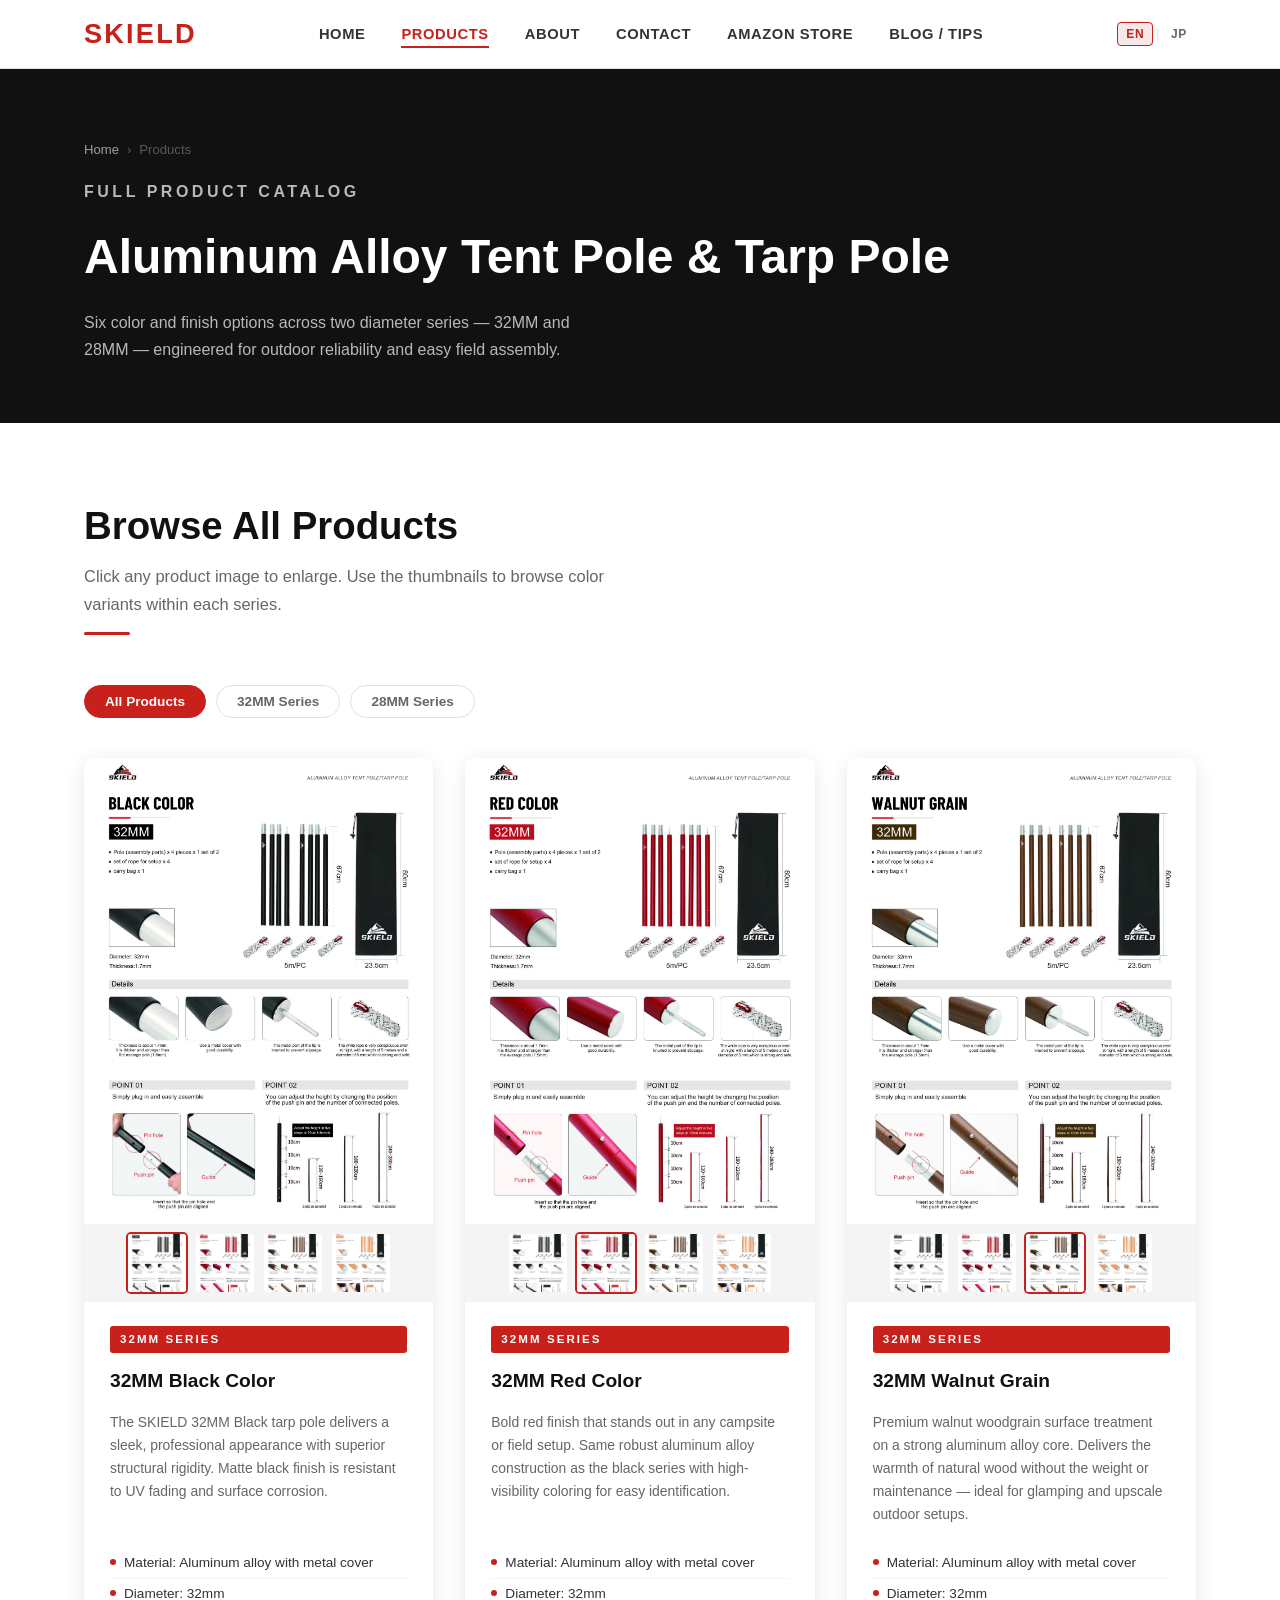
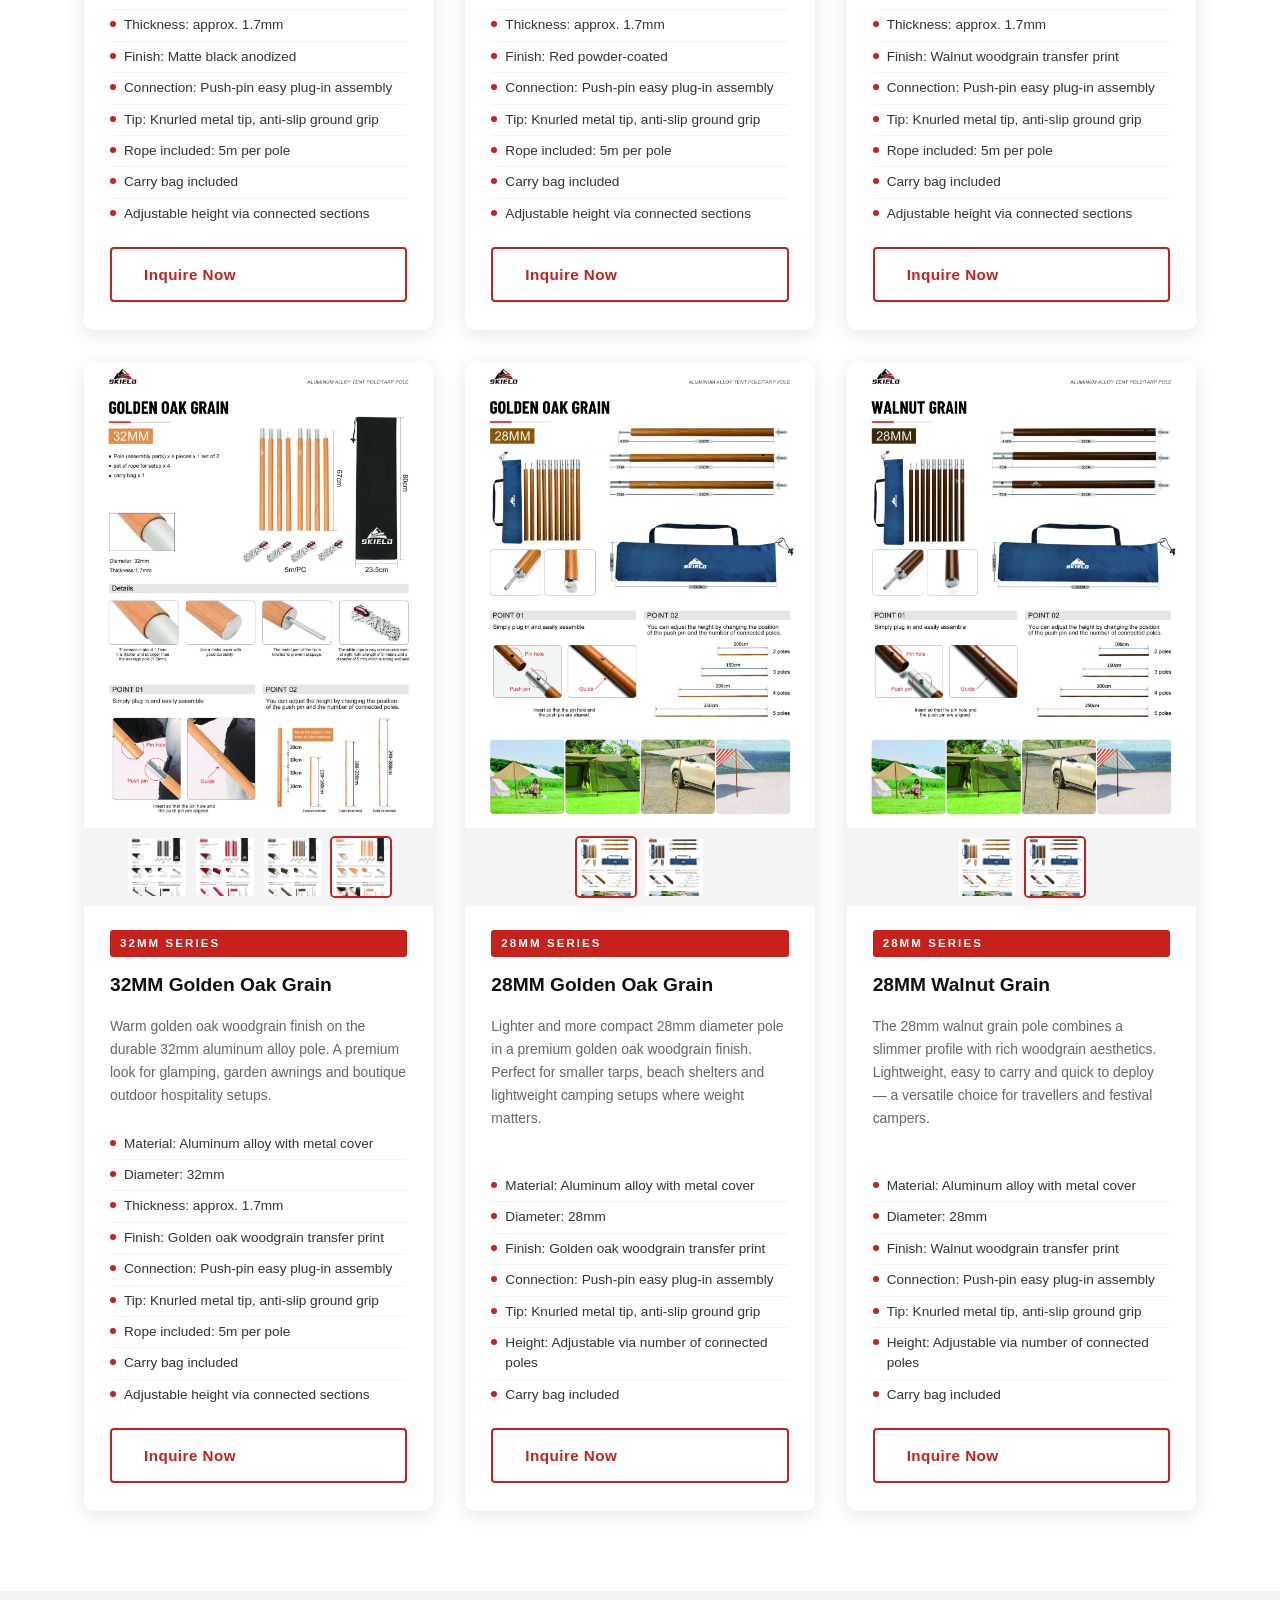
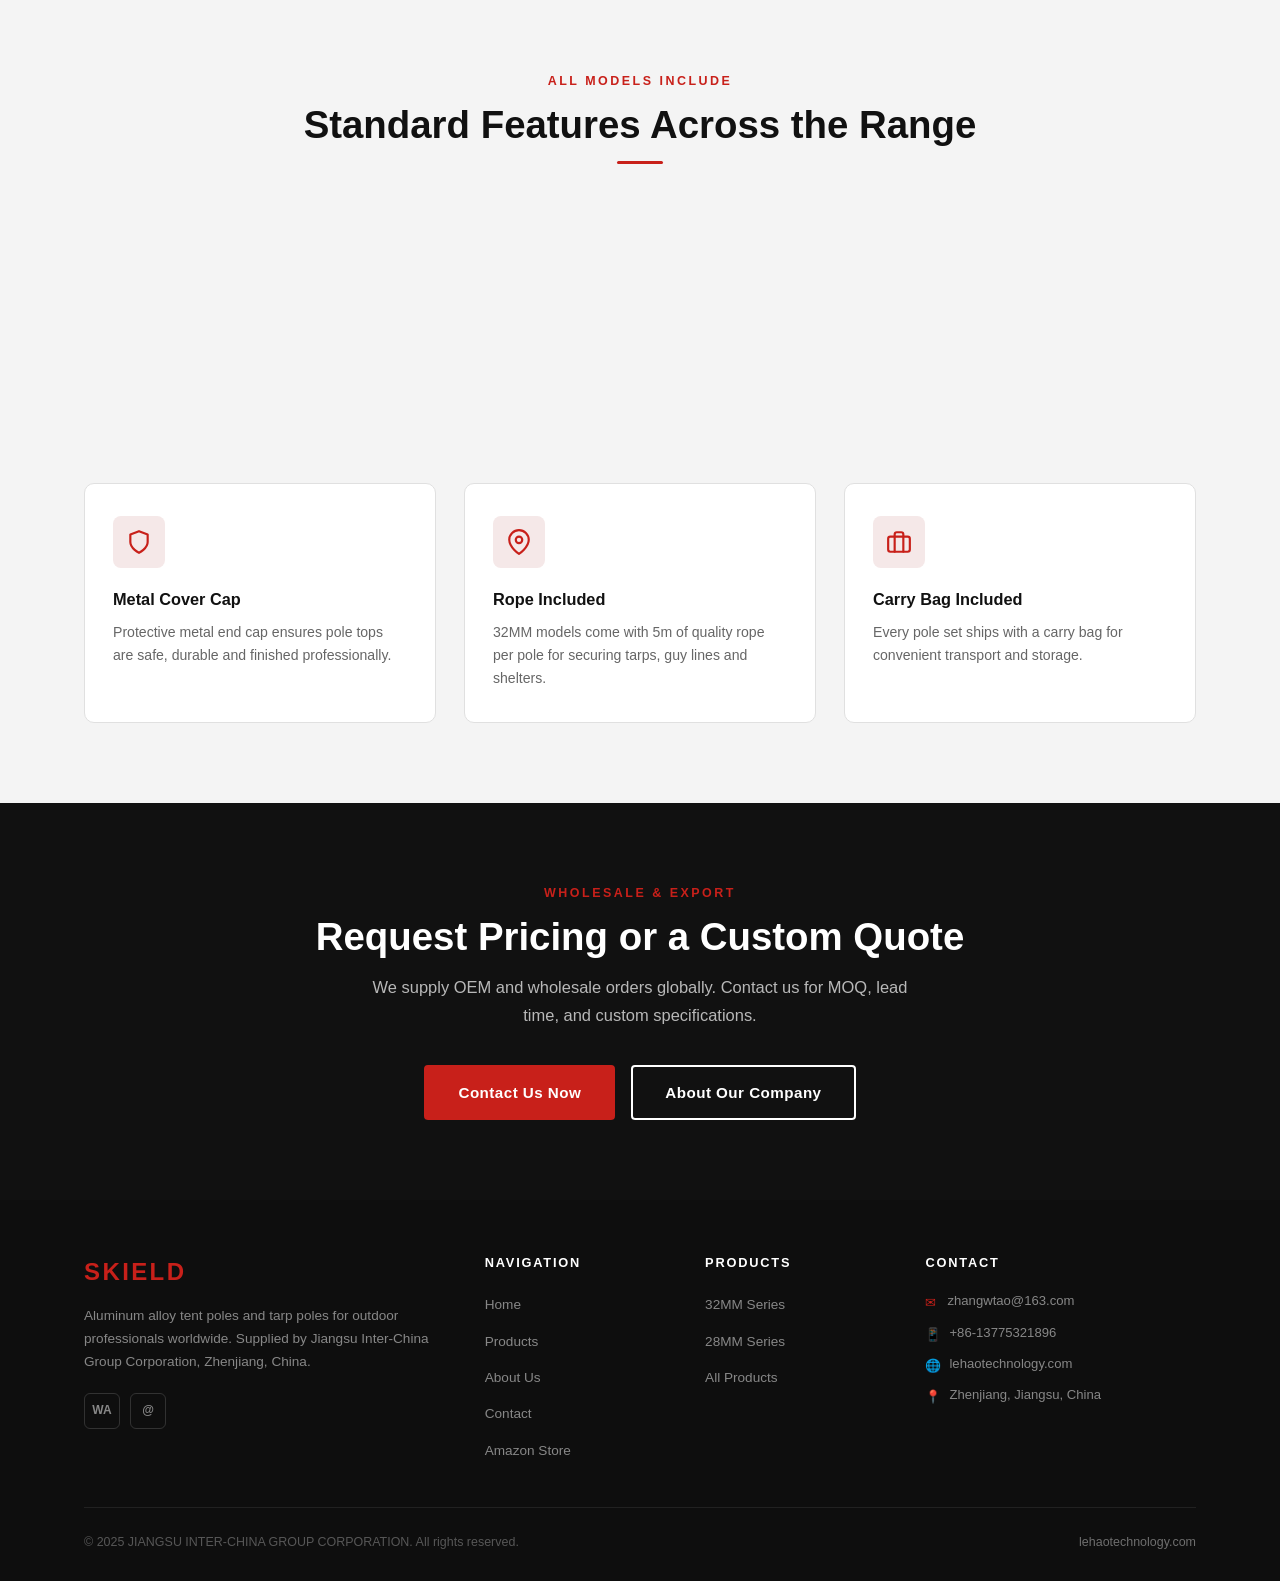
<file: products.html>
<!DOCTYPE html>
<html lang="en">
<head>
  <meta charset="UTF-8" />
  <meta name="viewport" content="width=device-width, initial-scale=1.0" />
  <title>Products — SKIELD Aluminum Alloy Tent Pole &amp; Tarp Pole</title>
  <meta name="description" content="SKIELD product catalog: 32MM and 28MM aluminum alloy tent poles and tarp poles in black, red, walnut grain and golden oak grain finishes. Easy assembly, adjustable height, carry bag included." />
  <link rel="canonical" href="https://lehaotechnology.com/products.html" />
  <link rel="stylesheet" href="assets/css/style.css" />
  <!-- Google Analytics GA4 -->
  <script async src="https://www.googletagmanager.com/gtag/js?id=G-ZYKHGVJK08"></script>
  <script>
    window.dataLayer = window.dataLayer || [];
    function gtag(){dataLayer.push(arguments);}
    gtag('js', new Date());
    gtag('config', 'G-ZYKHGVJK08');
  </script>
  <!-- Google Search Console verification -->
  <meta name="google-site-verification" content="YOUR_VERIFICATION_CODE" />
  <!-- TikTok Pixel -->
  <script>
    !function(w,d,t){w.TiktokAnalyticsObject=t;var ttq=w[t]=w[t]||[];ttq.methods=["page","track","identify","instances","debug","on","off","once","ready","alias","group","enableCookie","disableCookie"],ttq.setAndDefer=function(t,e){t[e]=function(){t.push([e].concat(Array.prototype.slice.call(arguments,0)))}};for(var i=0;i<ttq.methods.length;i++)ttq.setAndDefer(ttq,ttq.methods[i]);ttq.instance=function(t){for(var e=ttq._i[t]||[],n=0;n<ttq.methods.length;n++)ttq.setAndDefer(e,ttq.methods[n]);return e},ttq.load=function(e,n){var i="https://analytics.tiktok.com/i18n/pixel/events.js";ttq._i=ttq._i||{},ttq._i[e]=[],ttq._i[e]._u=i,ttq._t=ttq._t||{},ttq._t[e]=+new Date,ttq._o=ttq._o||{},ttq._o[e]=n||{};var o=document.createElement("script");o.type="text/javascript",o.async=!0,o.src=i+"?sdkid="+e+"&lib="+t;var a=document.getElementsByTagName("script")[0];a.parentNode.insertBefore(o,a)};ttq.load('YOUR_PIXEL_ID');ttq.page()}(window,document,'ttq');
  </script>
</head>
<body>

<!-- ========== HEADER ========== -->
<header class="site-header">
  <div class="container header-inner">
    <a href="index.html" class="logo">SKIELD</a>
    <nav class="site-nav" id="siteNav" role="navigation" aria-label="Main navigation">
      <ul>
        <li><a href="index.html">Home</a></li>
        <li><a href="products.html">Products</a></li>
        <li><a href="about.html">About</a></li>
        <li><a href="contact.html">Contact</a></li>
        <li><a href="amazon.html">Amazon Store</a></li>
        <li><a href="blog.html">Blog / Tips</a></li>
      </ul>
    </nav>
    <div class="lang-switcher">
      <a href="products.html" class="lang-btn active" aria-current="true">EN</a>
      <span class="lang-sep">|</span>
      <a href="products-ja.html" class="lang-btn">JP</a>
    </div>
    <button class="menu-toggle" id="menuToggle" aria-label="Toggle navigation" aria-expanded="false">
      <span></span><span></span><span></span>
    </button>
  </div>
</header>

<!-- ========== PAGE HERO ========== -->
<section class="page-hero" aria-label="Products header">
  <div class="container">
    <nav class="breadcrumb" aria-label="Breadcrumb">
      <a href="index.html">Home</a>
      <span>›</span>
      <span>Products</span>
    </nav>
    <p class="page-hero-tag">Full Product Catalog</p>
    <h1>Aluminum Alloy Tent Pole &amp; Tarp Pole</h1>
    <p>Six color and finish options across two diameter series — 32MM and 28MM — engineered for outdoor reliability and easy field assembly.</p>
  </div>
</section>

<!-- ========== PRODUCTS ========== -->
<section class="section" aria-labelledby="products-title">
  <div class="container">

    <div class="section-header">
      <h2 class="section-title" id="products-title">Browse All Products</h2>
      <p class="section-lead">Click any product image to enlarge. Use the thumbnails to browse color variants within each series.</p>
      <div class="divider"></div>
    </div>

    <!-- Filter Bar -->
    <div class="filter-bar" role="group" aria-label="Filter by series">
      <button class="filter-btn active" data-filter="all">All Products</button>
      <button class="filter-btn" data-filter="32mm">32MM Series</button>
      <button class="filter-btn" data-filter="28mm">28MM Series</button>
    </div>

    <!-- Product Grid -->
    <div class="products-full-grid" id="32mm">

      <!-- ===== 32MM BLACK ===== -->
      <article class="product-detail-card" id="32mm-black" data-series="32mm">
        <div class="product-detail-img">
          <a href="assets/images/page-02-32mm-black.jpg" target="_blank" rel="noopener noreferrer"
             aria-label="Enlarge: 32MM Black Color">
            <img src="assets/images/page-02-32mm-black.jpg"
                 alt="SKIELD 32mm aluminum alloy tarp pole in matte black color — full product view" />
          </a>
        </div>
        <div class="product-gallery-strip" aria-label="32MM series color variants">
          <a href="assets/images/page-02-32mm-black.jpg" target="_blank" rel="noopener noreferrer"
             class="fb-current"
             aria-label="View 32MM Black Color">
            <img src="assets/images/page-02-32mm-black.jpg" alt="32MM Black" loading="lazy" />
          </a>
          <a href="assets/images/page-03-32mm-red.jpg" target="_blank" rel="noopener noreferrer"
             aria-label="View 32MM Red Color">
            <img src="assets/images/page-03-32mm-red.jpg" alt="32MM Red" loading="lazy" />
          </a>
          <a href="assets/images/page-04-32mm-walnut.jpg" target="_blank" rel="noopener noreferrer"
             aria-label="View 32MM Walnut Grain">
            <img src="assets/images/page-04-32mm-walnut.jpg" alt="32MM Walnut Grain" loading="lazy" />
          </a>
          <a href="assets/images/page-05-32mm-golden-oak.jpg" target="_blank" rel="noopener noreferrer"
             aria-label="View 32MM Golden Oak Grain">
            <img src="assets/images/page-05-32mm-golden-oak.jpg" alt="32MM Golden Oak Grain" loading="lazy" />
          </a>
        </div>
        <div class="product-detail-body">
          <span class="product-series-tag">32MM Series</span>
          <h2 class="product-detail-name">32MM Black Color</h2>
          <p class="product-detail-desc">The SKIELD 32MM Black tarp pole delivers a sleek, professional appearance with superior structural rigidity. Matte black finish is resistant to UV fading and surface corrosion.</p>
          <ul class="product-specs">
            <li><span class="spec-dot"></span><span>Material: Aluminum alloy with metal cover</span></li>
            <li><span class="spec-dot"></span><span>Diameter: 32mm</span></li>
            <li><span class="spec-dot"></span><span>Thickness: approx. 1.7mm</span></li>
            <li><span class="spec-dot"></span><span>Finish: Matte black anodized</span></li>
            <li><span class="spec-dot"></span><span>Connection: Push-pin easy plug-in assembly</span></li>
            <li><span class="spec-dot"></span><span>Tip: Knurled metal tip, anti-slip ground grip</span></li>
            <li><span class="spec-dot"></span><span>Rope included: 5m per pole</span></li>
            <li><span class="spec-dot"></span><span>Carry bag included</span></li>
            <li><span class="spec-dot"></span><span>Adjustable height via connected sections</span></li>
          </ul>
          <a href="contact.html" class="btn btn-outline-dark">Inquire Now</a>
        </div>
      </article>

      <!-- ===== 32MM RED ===== -->
      <article class="product-detail-card" id="32mm-red" data-series="32mm">
        <div class="product-detail-img">
          <a href="assets/images/page-03-32mm-red.jpg" target="_blank" rel="noopener noreferrer"
             aria-label="Enlarge: 32MM Red Color">
            <img src="assets/images/page-03-32mm-red.jpg"
                 alt="SKIELD 32mm aluminum alloy tarp pole in red color — full product view" />
          </a>
        </div>
        <div class="product-gallery-strip" aria-label="32MM series color variants">
          <a href="assets/images/page-02-32mm-black.jpg" target="_blank" rel="noopener noreferrer"
             aria-label="View 32MM Black Color">
            <img src="assets/images/page-02-32mm-black.jpg" alt="32MM Black" loading="lazy" />
          </a>
          <a href="assets/images/page-03-32mm-red.jpg" target="_blank" rel="noopener noreferrer"
             class="fb-current"
             aria-label="View 32MM Red Color">
            <img src="assets/images/page-03-32mm-red.jpg" alt="32MM Red" loading="lazy" />
          </a>
          <a href="assets/images/page-04-32mm-walnut.jpg" target="_blank" rel="noopener noreferrer"
             aria-label="View 32MM Walnut Grain">
            <img src="assets/images/page-04-32mm-walnut.jpg" alt="32MM Walnut Grain" loading="lazy" />
          </a>
          <a href="assets/images/page-05-32mm-golden-oak.jpg" target="_blank" rel="noopener noreferrer"
             aria-label="View 32MM Golden Oak Grain">
            <img src="assets/images/page-05-32mm-golden-oak.jpg" alt="32MM Golden Oak Grain" loading="lazy" />
          </a>
        </div>
        <div class="product-detail-body">
          <span class="product-series-tag">32MM Series</span>
          <h2 class="product-detail-name">32MM Red Color</h2>
          <p class="product-detail-desc">Bold red finish that stands out in any campsite or field setup. Same robust aluminum alloy construction as the black series with high-visibility coloring for easy identification.</p>
          <ul class="product-specs">
            <li><span class="spec-dot"></span><span>Material: Aluminum alloy with metal cover</span></li>
            <li><span class="spec-dot"></span><span>Diameter: 32mm</span></li>
            <li><span class="spec-dot"></span><span>Thickness: approx. 1.7mm</span></li>
            <li><span class="spec-dot"></span><span>Finish: Red powder-coated</span></li>
            <li><span class="spec-dot"></span><span>Connection: Push-pin easy plug-in assembly</span></li>
            <li><span class="spec-dot"></span><span>Tip: Knurled metal tip, anti-slip ground grip</span></li>
            <li><span class="spec-dot"></span><span>Rope included: 5m per pole</span></li>
            <li><span class="spec-dot"></span><span>Carry bag included</span></li>
            <li><span class="spec-dot"></span><span>Adjustable height via connected sections</span></li>
          </ul>
          <a href="contact.html" class="btn btn-outline-dark">Inquire Now</a>
        </div>
      </article>

      <!-- ===== 32MM WALNUT ===== -->
      <article class="product-detail-card" id="32mm-walnut" data-series="32mm">
        <div class="product-detail-img">
          <a href="assets/images/page-04-32mm-walnut.jpg" target="_blank" rel="noopener noreferrer"
             aria-label="Enlarge: 32MM Walnut Grain">
            <img src="assets/images/page-04-32mm-walnut.jpg"
                 alt="SKIELD 32mm aluminum alloy tarp pole in walnut woodgrain finish — full product view" />
          </a>
        </div>
        <div class="product-gallery-strip" aria-label="32MM series color variants">
          <a href="assets/images/page-02-32mm-black.jpg" target="_blank" rel="noopener noreferrer"
             aria-label="View 32MM Black Color">
            <img src="assets/images/page-02-32mm-black.jpg" alt="32MM Black" loading="lazy" />
          </a>
          <a href="assets/images/page-03-32mm-red.jpg" target="_blank" rel="noopener noreferrer"
             aria-label="View 32MM Red Color">
            <img src="assets/images/page-03-32mm-red.jpg" alt="32MM Red" loading="lazy" />
          </a>
          <a href="assets/images/page-04-32mm-walnut.jpg" target="_blank" rel="noopener noreferrer"
             class="fb-current"
             aria-label="View 32MM Walnut Grain">
            <img src="assets/images/page-04-32mm-walnut.jpg" alt="32MM Walnut Grain" loading="lazy" />
          </a>
          <a href="assets/images/page-05-32mm-golden-oak.jpg" target="_blank" rel="noopener noreferrer"
             aria-label="View 32MM Golden Oak Grain">
            <img src="assets/images/page-05-32mm-golden-oak.jpg" alt="32MM Golden Oak Grain" loading="lazy" />
          </a>
        </div>
        <div class="product-detail-body">
          <span class="product-series-tag">32MM Series</span>
          <h2 class="product-detail-name">32MM Walnut Grain</h2>
          <p class="product-detail-desc">Premium walnut woodgrain surface treatment on a strong aluminum alloy core. Delivers the warmth of natural wood without the weight or maintenance — ideal for glamping and upscale outdoor setups.</p>
          <ul class="product-specs">
            <li><span class="spec-dot"></span><span>Material: Aluminum alloy with metal cover</span></li>
            <li><span class="spec-dot"></span><span>Diameter: 32mm</span></li>
            <li><span class="spec-dot"></span><span>Thickness: approx. 1.7mm</span></li>
            <li><span class="spec-dot"></span><span>Finish: Walnut woodgrain transfer print</span></li>
            <li><span class="spec-dot"></span><span>Connection: Push-pin easy plug-in assembly</span></li>
            <li><span class="spec-dot"></span><span>Tip: Knurled metal tip, anti-slip ground grip</span></li>
            <li><span class="spec-dot"></span><span>Rope included: 5m per pole</span></li>
            <li><span class="spec-dot"></span><span>Carry bag included</span></li>
            <li><span class="spec-dot"></span><span>Adjustable height via connected sections</span></li>
          </ul>
          <a href="contact.html" class="btn btn-outline-dark">Inquire Now</a>
        </div>
      </article>

      <!-- ===== 32MM GOLDEN OAK ===== -->
      <article class="product-detail-card" id="32mm-golden-oak" data-series="32mm">
        <div class="product-detail-img">
          <a href="assets/images/page-05-32mm-golden-oak.jpg" target="_blank" rel="noopener noreferrer"
             aria-label="Enlarge: 32MM Golden Oak Grain">
            <img src="assets/images/page-05-32mm-golden-oak.jpg"
                 alt="SKIELD 32mm aluminum alloy tarp pole in golden oak woodgrain finish — full product view" />
          </a>
        </div>
        <div class="product-gallery-strip" aria-label="32MM series color variants">
          <a href="assets/images/page-02-32mm-black.jpg" target="_blank" rel="noopener noreferrer"
             aria-label="View 32MM Black Color">
            <img src="assets/images/page-02-32mm-black.jpg" alt="32MM Black" loading="lazy" />
          </a>
          <a href="assets/images/page-03-32mm-red.jpg" target="_blank" rel="noopener noreferrer"
             aria-label="View 32MM Red Color">
            <img src="assets/images/page-03-32mm-red.jpg" alt="32MM Red" loading="lazy" />
          </a>
          <a href="assets/images/page-04-32mm-walnut.jpg" target="_blank" rel="noopener noreferrer"
             aria-label="View 32MM Walnut Grain">
            <img src="assets/images/page-04-32mm-walnut.jpg" alt="32MM Walnut Grain" loading="lazy" />
          </a>
          <a href="assets/images/page-05-32mm-golden-oak.jpg" target="_blank" rel="noopener noreferrer"
             class="fb-current"
             aria-label="View 32MM Golden Oak Grain">
            <img src="assets/images/page-05-32mm-golden-oak.jpg" alt="32MM Golden Oak Grain" loading="lazy" />
          </a>
        </div>
        <div class="product-detail-body">
          <span class="product-series-tag">32MM Series</span>
          <h2 class="product-detail-name">32MM Golden Oak Grain</h2>
          <p class="product-detail-desc">Warm golden oak woodgrain finish on the durable 32mm aluminum alloy pole. A premium look for glamping, garden awnings and boutique outdoor hospitality setups.</p>
          <ul class="product-specs">
            <li><span class="spec-dot"></span><span>Material: Aluminum alloy with metal cover</span></li>
            <li><span class="spec-dot"></span><span>Diameter: 32mm</span></li>
            <li><span class="spec-dot"></span><span>Thickness: approx. 1.7mm</span></li>
            <li><span class="spec-dot"></span><span>Finish: Golden oak woodgrain transfer print</span></li>
            <li><span class="spec-dot"></span><span>Connection: Push-pin easy plug-in assembly</span></li>
            <li><span class="spec-dot"></span><span>Tip: Knurled metal tip, anti-slip ground grip</span></li>
            <li><span class="spec-dot"></span><span>Rope included: 5m per pole</span></li>
            <li><span class="spec-dot"></span><span>Carry bag included</span></li>
            <li><span class="spec-dot"></span><span>Adjustable height via connected sections</span></li>
          </ul>
          <a href="contact.html" class="btn btn-outline-dark">Inquire Now</a>
        </div>
      </article>

      <!-- ===== 28MM GOLDEN OAK ===== -->
      <span id="28mm" style="display:none;" aria-hidden="true"></span>
      <article class="product-detail-card" id="28mm-golden-oak" data-series="28mm">
        <div class="product-detail-img">
          <a href="assets/images/page-06-28mm-golden-oak.jpg" target="_blank" rel="noopener noreferrer"
             aria-label="Enlarge: 28MM Golden Oak Grain">
            <img src="assets/images/page-06-28mm-golden-oak.jpg"
                 alt="SKIELD 28mm aluminum alloy tarp pole in golden oak woodgrain finish — full product view" />
          </a>
        </div>
        <div class="product-gallery-strip" aria-label="28MM series color variants">
          <a href="assets/images/page-06-28mm-golden-oak.jpg" target="_blank" rel="noopener noreferrer"
             class="fb-current"
             aria-label="View 28MM Golden Oak Grain">
            <img src="assets/images/page-06-28mm-golden-oak.jpg" alt="28MM Golden Oak" loading="lazy" />
          </a>
          <a href="assets/images/page-07-28mm-walnut.jpg" target="_blank" rel="noopener noreferrer"
             aria-label="View 28MM Walnut Grain">
            <img src="assets/images/page-07-28mm-walnut.jpg" alt="28MM Walnut Grain" loading="lazy" />
          </a>
        </div>
        <div class="product-detail-body">
          <span class="product-series-tag">28MM Series</span>
          <h2 class="product-detail-name">28MM Golden Oak Grain</h2>
          <p class="product-detail-desc">Lighter and more compact 28mm diameter pole in a premium golden oak woodgrain finish. Perfect for smaller tarps, beach shelters and lightweight camping setups where weight matters.</p>
          <ul class="product-specs">
            <li><span class="spec-dot"></span><span>Material: Aluminum alloy with metal cover</span></li>
            <li><span class="spec-dot"></span><span>Diameter: 28mm</span></li>
            <li><span class="spec-dot"></span><span>Finish: Golden oak woodgrain transfer print</span></li>
            <li><span class="spec-dot"></span><span>Connection: Push-pin easy plug-in assembly</span></li>
            <li><span class="spec-dot"></span><span>Tip: Knurled metal tip, anti-slip ground grip</span></li>
            <li><span class="spec-dot"></span><span>Height: Adjustable via number of connected poles</span></li>
            <li><span class="spec-dot"></span><span>Carry bag included</span></li>
          </ul>
          <a href="contact.html" class="btn btn-outline-dark">Inquire Now</a>
        </div>
      </article>

      <!-- ===== 28MM WALNUT ===== -->
      <article class="product-detail-card" id="28mm-walnut" data-series="28mm">
        <div class="product-detail-img">
          <a href="assets/images/page-07-28mm-walnut.jpg" target="_blank" rel="noopener noreferrer"
             aria-label="Enlarge: 28MM Walnut Grain">
            <img src="assets/images/page-07-28mm-walnut.jpg"
                 alt="SKIELD 28mm aluminum alloy tarp pole in walnut woodgrain finish — full product view" />
          </a>
        </div>
        <div class="product-gallery-strip" aria-label="28MM series color variants">
          <a href="assets/images/page-06-28mm-golden-oak.jpg" target="_blank" rel="noopener noreferrer"
             aria-label="View 28MM Golden Oak Grain">
            <img src="assets/images/page-06-28mm-golden-oak.jpg" alt="28MM Golden Oak" loading="lazy" />
          </a>
          <a href="assets/images/page-07-28mm-walnut.jpg" target="_blank" rel="noopener noreferrer"
             class="fb-current"
             aria-label="View 28MM Walnut Grain">
            <img src="assets/images/page-07-28mm-walnut.jpg" alt="28MM Walnut Grain" loading="lazy" />
          </a>
        </div>
        <div class="product-detail-body">
          <span class="product-series-tag">28MM Series</span>
          <h2 class="product-detail-name">28MM Walnut Grain</h2>
          <p class="product-detail-desc">The 28mm walnut grain pole combines a slimmer profile with rich woodgrain aesthetics. Lightweight, easy to carry and quick to deploy — a versatile choice for travellers and festival campers.</p>
          <ul class="product-specs">
            <li><span class="spec-dot"></span><span>Material: Aluminum alloy with metal cover</span></li>
            <li><span class="spec-dot"></span><span>Diameter: 28mm</span></li>
            <li><span class="spec-dot"></span><span>Finish: Walnut woodgrain transfer print</span></li>
            <li><span class="spec-dot"></span><span>Connection: Push-pin easy plug-in assembly</span></li>
            <li><span class="spec-dot"></span><span>Tip: Knurled metal tip, anti-slip ground grip</span></li>
            <li><span class="spec-dot"></span><span>Height: Adjustable via number of connected poles</span></li>
            <li><span class="spec-dot"></span><span>Carry bag included</span></li>
          </ul>
          <a href="contact.html" class="btn btn-outline-dark">Inquire Now</a>
        </div>
      </article>

    </div>
  </div>
</section>

<!-- ========== SHARED FEATURES ========== -->
<section class="section section-alt" aria-labelledby="shared-title">
  <div class="container">
    <div class="section-header centered">
      <p class="section-tag">All Models Include</p>
      <h2 class="section-title" id="shared-title">Standard Features Across the Range</h2>
      <div class="divider"></div>
    </div>

    <div class="features-grid">
      <div class="feature-card">
        <div class="feature-icon">
          <svg viewBox="0 0 24 24" aria-hidden="true"><polygon points="12 2 2 7 12 12 22 7 12 2"/><polyline points="2 17 12 22 22 17"/><polyline points="2 12 12 17 22 12"/></svg>
        </div>
        <h3 class="feature-title">Easy Plug-In Assembly</h3>
        <p class="feature-desc">Push-pin system — no tools required. Assemble your shelter in seconds even in the field.</p>
      </div>
      <div class="feature-card">
        <div class="feature-icon">
          <svg viewBox="0 0 24 24" aria-hidden="true"><line x1="12" y1="20" x2="12" y2="4"/><polyline points="6 10 12 4 18 10"/><line x1="4" y1="20" x2="20" y2="20"/></svg>
        </div>
        <h3 class="feature-title">Adjustable Height</h3>
        <p class="feature-desc">Connect sections to achieve the exact pole height needed for your shelter configuration.</p>
      </div>
      <div class="feature-card">
        <div class="feature-icon">
          <svg viewBox="0 0 24 24" aria-hidden="true"><circle cx="12" cy="12" r="10"/><circle cx="12" cy="12" r="3"/></svg>
        </div>
        <h3 class="feature-title">Knurled Anti-Slip Tip</h3>
        <p class="feature-desc">Ground-contact tip features knurled metal texture to prevent slipping on any surface.</p>
      </div>
      <div class="feature-card">
        <div class="feature-icon">
          <svg viewBox="0 0 24 24" aria-hidden="true"><path d="M12 22s8-4 8-10V5l-8-3-8 3v7c0 6 8 10 8 10z"/></svg>
        </div>
        <h3 class="feature-title">Metal Cover Cap</h3>
        <p class="feature-desc">Protective metal end cap ensures pole tops are safe, durable and finished professionally.</p>
      </div>
      <div class="feature-card">
        <div class="feature-icon">
          <svg viewBox="0 0 24 24" aria-hidden="true"><path d="M21 10c0 7-9 13-9 13s-9-6-9-13a9 9 0 0 1 18 0z"/><circle cx="12" cy="10" r="3"/></svg>
        </div>
        <h3 class="feature-title">Rope Included</h3>
        <p class="feature-desc">32MM models come with 5m of quality rope per pole for securing tarps, guy lines and shelters.</p>
      </div>
      <div class="feature-card">
        <div class="feature-icon">
          <svg viewBox="0 0 24 24" aria-hidden="true"><rect x="2" y="7" width="20" height="14" rx="2" ry="2"/><path d="M16 21V5a2 2 0 0 0-2-2h-4a2 2 0 0 0-2 2v16"/></svg>
        </div>
        <h3 class="feature-title">Carry Bag Included</h3>
        <p class="feature-desc">Every pole set ships with a carry bag for convenient transport and storage.</p>
      </div>
    </div>
  </div>
</section>

<!-- ========== CTA ========== -->
<section class="cta-section" aria-labelledby="cta-title">
  <div class="container">
    <p class="section-tag" style="justify-content:center;display:flex;">Wholesale &amp; Export</p>
    <h2 class="section-title" id="cta-title">Request Pricing or a Custom Quote</h2>
    <p class="section-lead">We supply OEM and wholesale orders globally. Contact us for MOQ, lead time, and custom specifications.</p>
    <div class="cta-btns">
      <a href="contact.html" class="btn btn-primary">Contact Us Now</a>
      <a href="about.html" class="btn btn-outline">About Our Company</a>
    </div>
  </div>
</section>

<!-- ========== FOOTER ========== -->
<footer class="site-footer" aria-label="Site footer">
  <div class="container">
    <div class="footer-grid">
      <div>
        <p class="footer-logo">SKIELD</p>
        <p class="footer-about">Aluminum alloy tent poles and tarp poles for outdoor professionals worldwide. Supplied by Jiangsu Inter-China Group Corporation, Zhenjiang, China.</p>
        <div class="footer-social">
          <a href="contact.html" class="social-link" aria-label="WhatsApp">WA</a>
          <a href="mailto:zhangwtao@163.com" class="social-link" aria-label="Email">@</a>
        </div>
      </div>
      <div class="footer-col">
        <h4>Navigation</h4>
        <ul class="footer-links">
          <li><a href="index.html">Home</a></li>
          <li><a href="products.html">Products</a></li>
          <li><a href="about.html">About Us</a></li>
          <li><a href="contact.html">Contact</a></li>
          <li><a href="amazon.html">Amazon Store</a></li>
        </ul>
      </div>
      <div class="footer-col">
        <h4>Products</h4>
        <ul class="footer-links">
          <li><a href="products.html#32mm">32MM Series</a></li>
          <li><a href="products.html#28mm">28MM Series</a></li>
          <li><a href="products.html">All Products</a></li>
        </ul>
      </div>
      <div class="footer-col">
        <h4>Contact</h4>
        <ul class="footer-contact-list">
          <li class="footer-contact-item"><span class="fi">✉</span><span><a href="mailto:zhangwtao@163.com">zhangwtao@163.com</a></span></li>
          <li class="footer-contact-item"><span class="fi">📱</span><span>+86-13775321896</span></li>
          <li class="footer-contact-item"><span class="fi">🌐</span><span><a href="https://lehaotechnology.com/">lehaotechnology.com</a></span></li>
          <li class="footer-contact-item"><span class="fi">📍</span><span>Zhenjiang, Jiangsu, China</span></li>
        </ul>
      </div>
    </div>
    <div class="footer-bottom">
      <p>&copy; 2025 JIANGSU INTER-CHINA GROUP CORPORATION. All rights reserved.</p>
      <p><a href="https://lehaotechnology.com/">lehaotechnology.com</a></p>
    </div>
  </div>
</footer>

<script src="assets/js/main.js"></script>
</body>
</html>
</file>
<file: assets/css/style.css>
/* === RESET & BASE === */
*, *::before, *::after {
  box-sizing: border-box;
  margin: 0;
  padding: 0;
}

:root {
  --red: #C8201A;
  --red-dark: #a01814;
  --red-light: #f5e8e8;
  --black: #111111;
  --gray-dark: #333333;
  --gray-mid: #666666;
  --gray-light: #f4f4f4;
  --white: #ffffff;
  --border: #e0e0e0;
  --shadow: 0 4px 20px rgba(0,0,0,0.10);
  --radius: 10px;
  --font: 'Segoe UI', 'Helvetica Neue', Arial, sans-serif;
  --transition: 0.25s ease;
}

html { scroll-behavior: smooth; }

body {
  font-family: var(--font);
  color: var(--black);
  background: var(--white);
  line-height: 1.65;
  -webkit-font-smoothing: antialiased;
}

img { max-width: 100%; height: auto; display: block; }
a { color: inherit; text-decoration: none; }
ul { list-style: none; }

.container {
  max-width: 1160px;
  margin: 0 auto;
  padding: 0 24px;
}

/* === BUTTONS === */
.btn {
  display: inline-block;
  padding: 13px 32px;
  border-radius: 4px;
  font-size: 0.95rem;
  font-weight: 600;
  letter-spacing: 0.03em;
  cursor: pointer;
  border: 2px solid transparent;
  transition: background var(--transition), color var(--transition), border-color var(--transition), transform var(--transition);
}
.btn:hover { transform: translateY(-2px); }

.btn-primary {
  background: var(--red);
  color: var(--white);
  border-color: var(--red);
}
.btn-primary:hover {
  background: var(--red-dark);
  border-color: var(--red-dark);
}

.btn-outline {
  background: transparent;
  color: var(--white);
  border-color: var(--white);
}
.btn-outline:hover {
  background: var(--white);
  color: var(--red);
}

.btn-outline-dark {
  background: transparent;
  color: var(--red);
  border-color: var(--red);
}
.btn-outline-dark:hover {
  background: var(--red);
  color: var(--white);
}

/* === HEADER === */
.site-header {
  position: sticky;
  top: 0;
  z-index: 100;
  background: var(--white);
  border-bottom: 1px solid var(--border);
  box-shadow: 0 2px 12px rgba(0,0,0,0.07);
}

.header-inner {
  display: flex;
  align-items: center;
  justify-content: space-between;
  height: 68px;
}

.logo {
  font-size: 1.7rem;
  font-weight: 800;
  letter-spacing: 0.08em;
  color: var(--red);
  text-transform: uppercase;
}
.logo span { color: var(--black); }

.site-nav ul {
  display: flex;
  gap: 36px;
}

.site-nav a {
  font-size: 0.92rem;
  font-weight: 600;
  color: var(--gray-dark);
  letter-spacing: 0.04em;
  text-transform: uppercase;
  padding-bottom: 4px;
  border-bottom: 2px solid transparent;
  transition: color var(--transition), border-color var(--transition);
}
.site-nav a:hover,
.site-nav a.active {
  color: var(--red);
  border-bottom-color: var(--red);
}

/* Hamburger */
.menu-toggle {
  display: none;
  flex-direction: column;
  gap: 5px;
  cursor: pointer;
  padding: 6px;
  background: none;
  border: none;
}
.menu-toggle span {
  display: block;
  width: 26px;
  height: 2px;
  background: var(--black);
  border-radius: 2px;
  transition: transform var(--transition), opacity var(--transition);
}
.menu-toggle.open span:nth-child(1) { transform: translateY(7px) rotate(45deg); }
.menu-toggle.open span:nth-child(2) { opacity: 0; }
.menu-toggle.open span:nth-child(3) { transform: translateY(-7px) rotate(-45deg); }

/* === HERO === */
.hero {
  position: relative;
  min-height: 88vh;
  display: flex;
  align-items: center;
  overflow: hidden;
  background: var(--black);
}

.hero-bg {
  position: absolute;
  inset: 0;
  background-size: cover;
  background-position: center;
  opacity: 0.55;
  transition: opacity 0.4s;
}

.hero-content {
  position: relative;
  z-index: 2;
  color: var(--white);
  max-width: 680px;
}

.hero-brand {
  font-size: 0.85rem;
  letter-spacing: 0.22em;
  text-transform: uppercase;
  color: var(--red);
  font-weight: 700;
  margin-bottom: 16px;
  display: flex;
  align-items: center;
  gap: 10px;
}
.hero-brand::before {
  content: '';
  display: block;
  width: 36px;
  height: 2px;
  background: var(--red);
}

.hero h1 {
  font-size: clamp(2.2rem, 5vw, 3.8rem);
  font-weight: 800;
  line-height: 1.12;
  margin-bottom: 22px;
  text-shadow: 0 2px 12px rgba(0,0,0,0.3);
}

.hero-sub {
  font-size: 1.05rem;
  color: rgba(255,255,255,0.85);
  margin-bottom: 36px;
  max-width: 520px;
  line-height: 1.7;
}

.hero-btns {
  display: flex;
  gap: 16px;
  flex-wrap: wrap;
}

/* === SECTION HEADERS === */
.section { padding: 80px 0; }
.section-alt { background: var(--gray-light); }

.section-tag {
  font-size: 0.78rem;
  letter-spacing: 0.2em;
  text-transform: uppercase;
  font-weight: 700;
  color: var(--red);
  margin-bottom: 10px;
}

.section-title {
  font-size: clamp(1.7rem, 3.5vw, 2.4rem);
  font-weight: 800;
  color: var(--black);
  margin-bottom: 14px;
  line-height: 1.18;
}

.section-lead {
  font-size: 1.03rem;
  color: var(--gray-mid);
  max-width: 560px;
  line-height: 1.7;
}

.section-header { margin-bottom: 50px; }
.section-header.centered { text-align: center; }
.section-header.centered .section-lead { margin: 0 auto; }

/* Divider accent */
.divider {
  width: 46px;
  height: 3px;
  background: var(--red);
  margin: 14px 0 0;
  border-radius: 2px;
}
.section-header.centered .divider { margin: 14px auto 0; }

/* === PRODUCT PREVIEW (HOME) === */
.products-grid {
  display: grid;
  grid-template-columns: repeat(3, 1fr);
  gap: 28px;
}

.product-card {
  background: var(--white);
  border-radius: var(--radius);
  overflow: hidden;
  box-shadow: var(--shadow);
  transition: transform var(--transition), box-shadow var(--transition);
  display: flex;
  flex-direction: column;
}
.product-card:hover {
  transform: translateY(-6px);
  box-shadow: 0 12px 36px rgba(0,0,0,0.15);
}

.product-img-wrap {
  overflow: hidden;
  aspect-ratio: 4/3;
}
.product-img-wrap img {
  width: 100%;
  height: 100%;
  object-fit: cover;
  transition: transform 0.4s ease;
}
.product-card:hover .product-img-wrap img { transform: scale(1.05); }

.product-body {
  padding: 20px 22px 24px;
  flex: 1;
  display: flex;
  flex-direction: column;
}

.product-diameter {
  font-size: 0.75rem;
  letter-spacing: 0.15em;
  text-transform: uppercase;
  color: var(--red);
  font-weight: 700;
  margin-bottom: 6px;
}

.product-name {
  font-size: 1.1rem;
  font-weight: 700;
  color: var(--black);
  margin-bottom: 10px;
}

.product-desc {
  font-size: 0.88rem;
  color: var(--gray-mid);
  line-height: 1.6;
  flex: 1;
  margin-bottom: 18px;
}

.product-link {
  display: inline-flex;
  align-items: center;
  gap: 6px;
  font-size: 0.85rem;
  font-weight: 700;
  color: var(--red);
  letter-spacing: 0.05em;
  text-transform: uppercase;
  transition: gap var(--transition);
}
.product-link:hover { gap: 10px; }
.product-link::after { content: '→'; }

/* === FEATURES === */
.features-grid {
  display: grid;
  grid-template-columns: repeat(3, 1fr);
  gap: 28px;
}

.feature-card {
  background: var(--white);
  border-radius: var(--radius);
  padding: 32px 28px;
  border: 1px solid var(--border);
  transition: box-shadow var(--transition), border-color var(--transition);
}
.feature-card:hover {
  box-shadow: var(--shadow);
  border-color: var(--red);
}

.feature-icon {
  width: 52px;
  height: 52px;
  background: var(--red-light);
  border-radius: 8px;
  display: flex;
  align-items: center;
  justify-content: center;
  margin-bottom: 18px;
}
.feature-icon svg {
  width: 26px;
  height: 26px;
  stroke: var(--red);
  fill: none;
  stroke-width: 2;
  stroke-linecap: round;
  stroke-linejoin: round;
}

.feature-title {
  font-size: 1.02rem;
  font-weight: 700;
  margin-bottom: 8px;
  color: var(--black);
}
.feature-desc {
  font-size: 0.88rem;
  color: var(--gray-mid);
  line-height: 1.65;
}

/* === APPLICATIONS === */
.apps-grid {
  display: grid;
  grid-template-columns: repeat(4, 1fr);
  gap: 20px;
}

.app-card {
  background: var(--black);
  border-radius: var(--radius);
  padding: 30px 22px;
  color: var(--white);
  text-align: center;
  border-top: 3px solid var(--red);
  transition: background var(--transition);
}
.app-card:hover { background: var(--red); }

.app-icon {
  font-size: 2.2rem;
  margin-bottom: 12px;
}
.app-name {
  font-size: 0.92rem;
  font-weight: 700;
  letter-spacing: 0.04em;
  text-transform: uppercase;
}

/* === CTA === */
.cta-section {
  background: var(--black);
  color: var(--white);
  padding: 80px 0;
  text-align: center;
}
.cta-section .section-title { color: var(--white); }
.cta-section .section-lead { color: rgba(255,255,255,0.7); margin: 0 auto 36px; }
.cta-btns { display: flex; gap: 16px; justify-content: center; flex-wrap: wrap; }

/* === PRODUCTS PAGE === */
.products-full-grid {
  display: grid;
  grid-template-columns: repeat(3, 1fr);
  gap: 32px;
}

.product-detail-card {
  background: var(--white);
  border-radius: var(--radius);
  overflow: hidden;
  box-shadow: var(--shadow);
  transition: transform var(--transition), box-shadow var(--transition);
  display: flex;
  flex-direction: column;
}
.product-detail-card:hover {
  transform: translateY(-6px);
  box-shadow: 0 16px 40px rgba(0,0,0,0.14);
}

.product-detail-img {
  overflow: hidden;
  aspect-ratio: 3/4;
}
.product-detail-img img {
  width: 100%;
  height: 100%;
  object-fit: cover;
  transition: transform 0.45s ease;
}
.product-detail-card:hover .product-detail-img img { transform: scale(1.04); }

.product-detail-body {
  padding: 24px 26px 28px;
  flex: 1;
  display: flex;
  flex-direction: column;
}

.product-series-tag {
  display: inline-block;
  font-size: 0.72rem;
  font-weight: 800;
  letter-spacing: 0.18em;
  text-transform: uppercase;
  color: var(--white);
  background: var(--red);
  padding: 4px 10px;
  border-radius: 3px;
  margin-bottom: 12px;
}

.product-detail-name {
  font-size: 1.2rem;
  font-weight: 800;
  color: var(--black);
  margin-bottom: 14px;
}

.product-specs {
  margin-bottom: 18px;
}
.product-specs li {
  display: flex;
  align-items: flex-start;
  gap: 8px;
  font-size: 0.85rem;
  color: var(--gray-dark);
  padding: 5px 0;
  border-bottom: 1px solid var(--gray-light);
  line-height: 1.5;
}
.product-specs li:last-child { border-bottom: none; }
.spec-dot {
  display: block;
  width: 6px;
  height: 6px;
  min-width: 6px;
  background: var(--red);
  border-radius: 50%;
  margin-top: 6px;
}

.product-detail-desc {
  font-size: 0.87rem;
  color: var(--gray-mid);
  line-height: 1.65;
  margin-bottom: 22px;
  flex: 1;
}

/* === ABOUT PAGE === */
.about-grid {
  display: grid;
  grid-template-columns: 1fr 1fr;
  gap: 60px;
  align-items: center;
}

.about-img-wrap {
  border-radius: var(--radius);
  overflow: hidden;
  box-shadow: var(--shadow);
}

.about-text p {
  font-size: 0.97rem;
  color: var(--gray-dark);
  line-height: 1.78;
  margin-bottom: 18px;
}

.about-values {
  display: grid;
  grid-template-columns: repeat(3, 1fr);
  gap: 24px;
  margin-top: 20px;
}

.value-card {
  text-align: center;
  padding: 28px 16px;
  background: var(--white);
  border-radius: var(--radius);
  box-shadow: var(--shadow);
}

.value-num {
  font-size: 2.2rem;
  font-weight: 800;
  color: var(--red);
  margin-bottom: 6px;
}
.value-label {
  font-size: 0.82rem;
  font-weight: 600;
  text-transform: uppercase;
  letter-spacing: 0.08em;
  color: var(--gray-mid);
}

/* === CONTACT PAGE === */
.contact-grid {
  display: grid;
  grid-template-columns: 1fr 1fr;
  gap: 52px;
}

.contact-info h3 {
  font-size: 1.15rem;
  font-weight: 700;
  margin-bottom: 24px;
  color: var(--black);
}

.contact-items { display: flex; flex-direction: column; gap: 18px; }

.contact-item {
  display: flex;
  align-items: flex-start;
  gap: 14px;
  padding: 16px;
  background: var(--gray-light);
  border-radius: 8px;
}

.contact-item-icon {
  width: 40px;
  height: 40px;
  min-width: 40px;
  background: var(--red);
  border-radius: 8px;
  display: flex;
  align-items: center;
  justify-content: center;
}
.contact-item-icon svg {
  width: 18px;
  height: 18px;
  stroke: var(--white);
  fill: none;
  stroke-width: 2;
  stroke-linecap: round;
  stroke-linejoin: round;
}

.contact-item-label {
  font-size: 0.75rem;
  font-weight: 700;
  text-transform: uppercase;
  letter-spacing: 0.1em;
  color: var(--gray-mid);
  margin-bottom: 3px;
}
.contact-item-value {
  font-size: 0.93rem;
  font-weight: 600;
  color: var(--black);
  word-break: break-all;
}
.contact-item-value a { color: var(--red); }
.contact-item-value a:hover { text-decoration: underline; }

/* Form */
.contact-form-wrap h3 {
  font-size: 1.15rem;
  font-weight: 700;
  margin-bottom: 24px;
  color: var(--black);
}

.form-row { display: grid; grid-template-columns: 1fr 1fr; gap: 16px; }

.form-group { display: flex; flex-direction: column; gap: 6px; margin-bottom: 16px; }

.form-group label {
  font-size: 0.82rem;
  font-weight: 700;
  text-transform: uppercase;
  letter-spacing: 0.08em;
  color: var(--gray-mid);
}

.form-group input,
.form-group textarea,
.form-group select {
  padding: 12px 14px;
  border: 1.5px solid var(--border);
  border-radius: 6px;
  font-family: var(--font);
  font-size: 0.93rem;
  color: var(--black);
  background: var(--white);
  transition: border-color var(--transition), box-shadow var(--transition);
  outline: none;
}
.form-group input:focus,
.form-group textarea:focus {
  border-color: var(--red);
  box-shadow: 0 0 0 3px rgba(200,32,26,0.1);
}
.form-group textarea { resize: vertical; min-height: 130px; }

.form-note {
  font-size: 0.8rem;
  color: var(--gray-mid);
  margin-bottom: 20px;
  line-height: 1.5;
}

/* === PAGE HERO (inner pages) === */
.page-hero {
  background: var(--black);
  padding: 70px 0 60px;
  color: var(--white);
}
.page-hero-tag {
  font-size: 0.75rem;
  letter-spacing: 0.22em;
  text-transform: uppercase;
  color: var(--red);
  font-weight: 700;
  margin-bottom: 12px;
}
.page-hero h1 {
  font-size: clamp(1.9rem, 4vw, 3rem);
  font-weight: 800;
  margin-bottom: 14px;
}
.page-hero p {
  font-size: 1rem;
  color: rgba(255,255,255,0.7);
  max-width: 520px;
}

/* Breadcrumb */
.breadcrumb {
  display: flex;
  align-items: center;
  gap: 8px;
  font-size: 0.82rem;
  color: rgba(255,255,255,0.5);
  margin-bottom: 18px;
}
.breadcrumb a { color: rgba(255,255,255,0.6); transition: color var(--transition); }
.breadcrumb a:hover { color: var(--white); }
.breadcrumb span { color: rgba(255,255,255,0.3); }

/* === FOOTER === */
.site-footer {
  background: #0e0e0e;
  color: rgba(255,255,255,0.65);
  padding: 52px 0 28px;
}

.footer-grid {
  display: grid;
  grid-template-columns: 2fr 1fr 1fr 1.5fr;
  gap: 40px;
  margin-bottom: 44px;
}

.footer-logo {
  font-size: 1.5rem;
  font-weight: 800;
  color: var(--red);
  letter-spacing: 0.1em;
  margin-bottom: 12px;
}

.footer-about {
  font-size: 0.85rem;
  line-height: 1.7;
  margin-bottom: 20px;
  color: rgba(255,255,255,0.5);
}

.footer-social { display: flex; gap: 10px; }
.social-link {
  width: 36px;
  height: 36px;
  border-radius: 6px;
  border: 1px solid rgba(255,255,255,0.15);
  display: flex;
  align-items: center;
  justify-content: center;
  font-size: 0.75rem;
  font-weight: 700;
  color: rgba(255,255,255,0.5);
  transition: background var(--transition), border-color var(--transition), color var(--transition);
}
.social-link:hover {
  background: var(--red);
  border-color: var(--red);
  color: var(--white);
}

.footer-col h4 {
  font-size: 0.8rem;
  font-weight: 700;
  text-transform: uppercase;
  letter-spacing: 0.14em;
  color: var(--white);
  margin-bottom: 18px;
}

.footer-links { display: flex; flex-direction: column; gap: 10px; }
.footer-links a {
  font-size: 0.85rem;
  color: rgba(255,255,255,0.5);
  transition: color var(--transition);
}
.footer-links a:hover { color: var(--red); }

.footer-contact-list { display: flex; flex-direction: column; gap: 10px; }
.footer-contact-item {
  display: flex;
  align-items: flex-start;
  gap: 8px;
  font-size: 0.82rem;
  color: rgba(255,255,255,0.5);
  line-height: 1.5;
}
.footer-contact-item .fi {
  color: var(--red);
  min-width: 14px;
  margin-top: 2px;
  font-size: 0.8rem;
}

.footer-bottom {
  border-top: 1px solid rgba(255,255,255,0.08);
  padding-top: 24px;
  display: flex;
  justify-content: space-between;
  align-items: center;
  flex-wrap: wrap;
  gap: 12px;
  font-size: 0.78rem;
  color: rgba(255,255,255,0.3);
}

.footer-bottom a { color: rgba(255,255,255,0.4); transition: color var(--transition); }
.footer-bottom a:hover { color: var(--red); }

/* === PRODUCT GALLERY STRIP (fancybox thumbnails) === */
.product-gallery-strip {
  display: flex;
  gap: 6px;
  padding: 8px 10px;
  background: var(--gray-light);
  justify-content: center;
  flex-wrap: wrap;
}
.product-gallery-strip a {
  display: block;
  width: 62px;
  height: 62px;
  overflow: hidden;
  border-radius: 5px;
  border: 2px solid transparent;
  transition: border-color var(--transition), opacity var(--transition);
  flex-shrink: 0;
  cursor: zoom-in;
}
.product-gallery-strip a:hover { border-color: var(--red); opacity: 1; }
.product-gallery-strip a.fb-current { border-color: var(--red); }
.product-gallery-strip img {
  width: 100%;
  height: 100%;
  object-fit: cover;
  display: block;
  transition: transform 0.3s ease;
}
.product-gallery-strip a:hover img { transform: scale(1.08); }

/* === UTILITIES === */
.text-red { color: var(--red); }
.mt-8 { margin-top: 8px; }
.mt-16 { margin-top: 16px; }
.mt-24 { margin-top: 24px; }
.mb-8 { margin-bottom: 8px; }

/* === FILTER BAR (products page) === */
.filter-bar {
  display: flex;
  gap: 10px;
  flex-wrap: wrap;
  margin-bottom: 40px;
}
.filter-btn {
  padding: 8px 20px;
  border-radius: 30px;
  border: 1.5px solid var(--border);
  background: var(--white);
  font-size: 0.85rem;
  font-weight: 600;
  color: var(--gray-mid);
  cursor: pointer;
  transition: all var(--transition);
}
.filter-btn:hover,
.filter-btn.active {
  background: var(--red);
  border-color: var(--red);
  color: var(--white);
}

/* === RESPONSIVE === */
@media (max-width: 1024px) {
  .products-grid { grid-template-columns: repeat(2, 1fr); }
  .products-full-grid { grid-template-columns: repeat(2, 1fr); }
  .features-grid { grid-template-columns: repeat(2, 1fr); }
  .apps-grid { grid-template-columns: repeat(2, 1fr); }
  .footer-grid { grid-template-columns: 1fr 1fr; }
  .about-grid { gap: 36px; }
}

@media (max-width: 768px) {
  .section { padding: 56px 0; }

  .menu-toggle { display: flex; }

  .site-nav {
    display: none;
    position: absolute;
    top: 68px;
    left: 0;
    right: 0;
    background: var(--white);
    border-top: 1px solid var(--border);
    box-shadow: 0 8px 24px rgba(0,0,0,0.1);
    padding: 12px 0;
  }
  .site-nav.open { display: block; }
  .site-nav ul {
    flex-direction: column;
    gap: 0;
    padding: 0;
  }
  .site-nav a {
    display: block;
    padding: 13px 24px;
    border-bottom: none;
  }
  .site-nav a:hover,
  .site-nav a.active {
    background: var(--red-light);
    color: var(--red);
    border-bottom: none;
  }

  .hero { min-height: 75vh; }

  .about-grid { grid-template-columns: 1fr; }
  .about-values { grid-template-columns: repeat(3, 1fr); }

  .contact-grid { grid-template-columns: 1fr; }
  .form-row { grid-template-columns: 1fr; }

  .products-grid { grid-template-columns: 1fr; }
  .products-full-grid { grid-template-columns: 1fr; }
  .features-grid { grid-template-columns: 1fr; }
  .apps-grid { grid-template-columns: repeat(2, 1fr); }

  .footer-grid { grid-template-columns: 1fr; gap: 28px; }
  .footer-bottom { flex-direction: column; text-align: center; }

  .hero-btns { flex-direction: column; }
  .cta-btns { flex-direction: column; align-items: center; }
}

@media (max-width: 480px) {
  .about-values { grid-template-columns: 1fr; }
  .apps-grid { grid-template-columns: 1fr; }
  .hero h1 { font-size: 2rem; }
}

/* ========== LANGUAGE SWITCHER ========== */
.lang-switcher {
  display: flex;
  align-items: center;
  gap: 2px;
  margin-left: 12px;
  flex-shrink: 0;
}
.lang-btn {
  font-size: 0.75rem;
  font-weight: 600;
  color: var(--gray-mid);
  text-decoration: none;
  padding: 3px 8px;
  border-radius: 4px;
  border: 1px solid transparent;
  transition: color 0.2s, border-color 0.2s, background 0.2s;
  letter-spacing: 0.05em;
  line-height: 1.4;
}
.lang-btn:hover {
  color: var(--red);
  border-color: var(--red);
}
.lang-btn.active {
  color: var(--red);
  border-color: var(--red);
  background: var(--red-light);
}
.lang-sep {
  color: var(--border);
  font-size: 0.7rem;
  line-height: 1;
  padding: 0 1px;
  user-select: none;
}

/* ========== LANGUAGE SUGGESTION BANNER ========== */
.lang-banner {
  background: var(--red-light);
  border-bottom: 1px solid rgba(200,32,26,0.15);
  padding: 10px 0;
  font-size: 0.88rem;
}
.lang-banner .container {
  display: flex;
  align-items: center;
  gap: 12px;
  flex-wrap: wrap;
}
.lang-banner a {
  color: var(--red);
  font-weight: 600;
  text-decoration: none;
}
.lang-banner a:hover { text-decoration: underline; }
.lang-banner-close {
  margin-left: auto;
  background: none;
  border: none;
  cursor: pointer;
  color: var(--gray-mid);
  font-size: 1rem;
  padding: 0 4px;
  line-height: 1;
}
</file>
